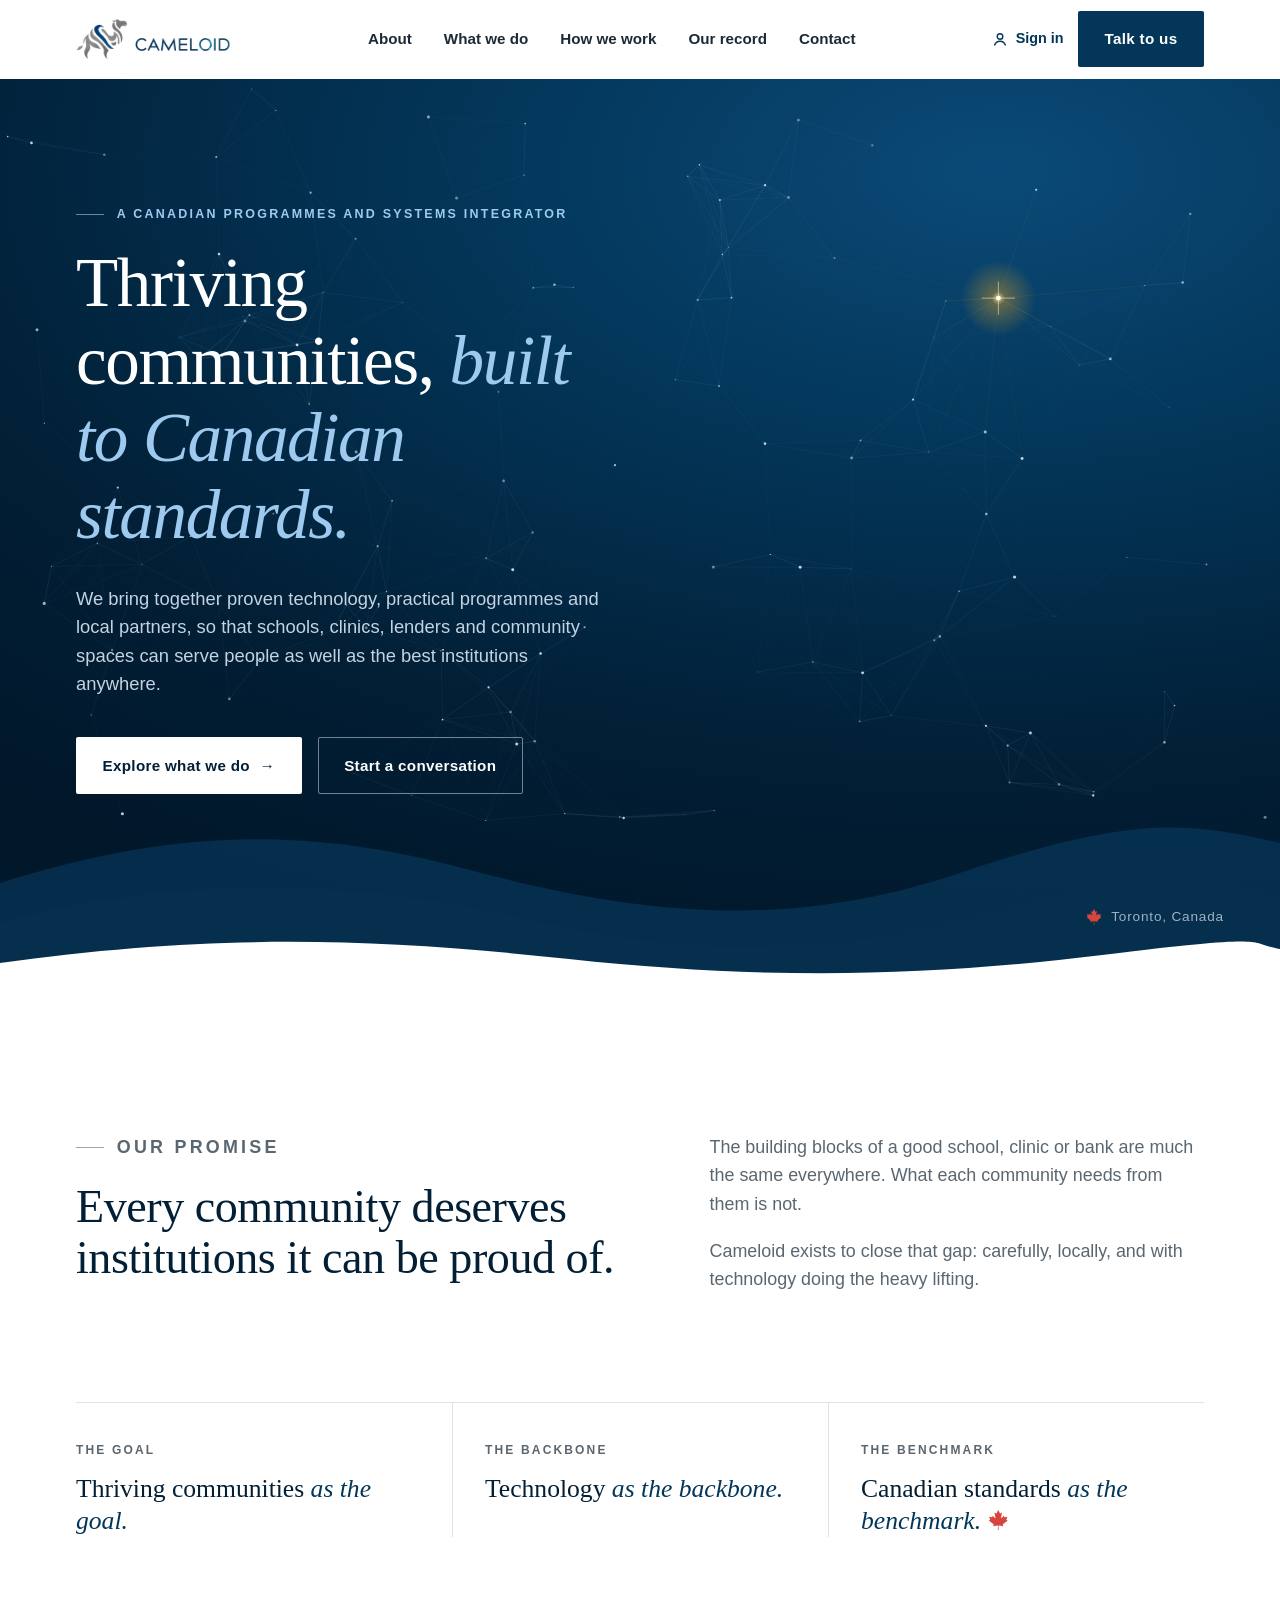
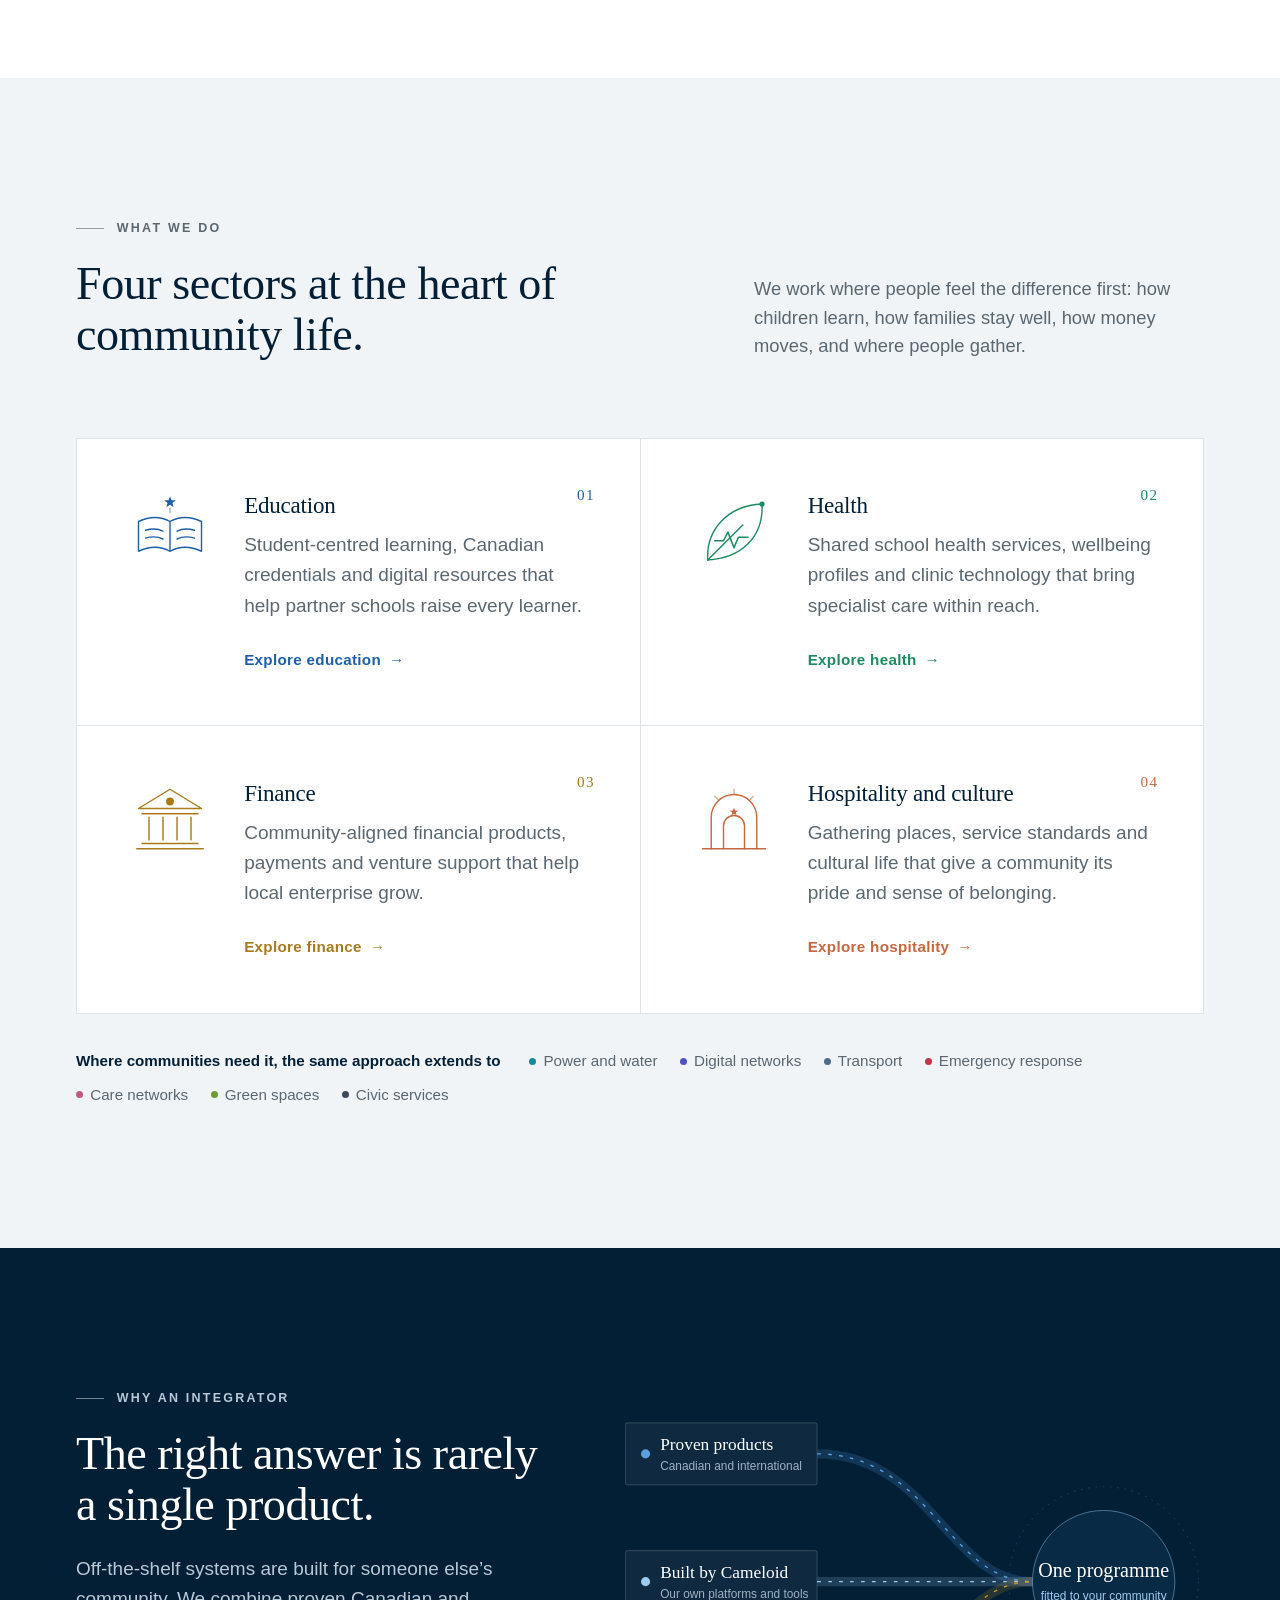
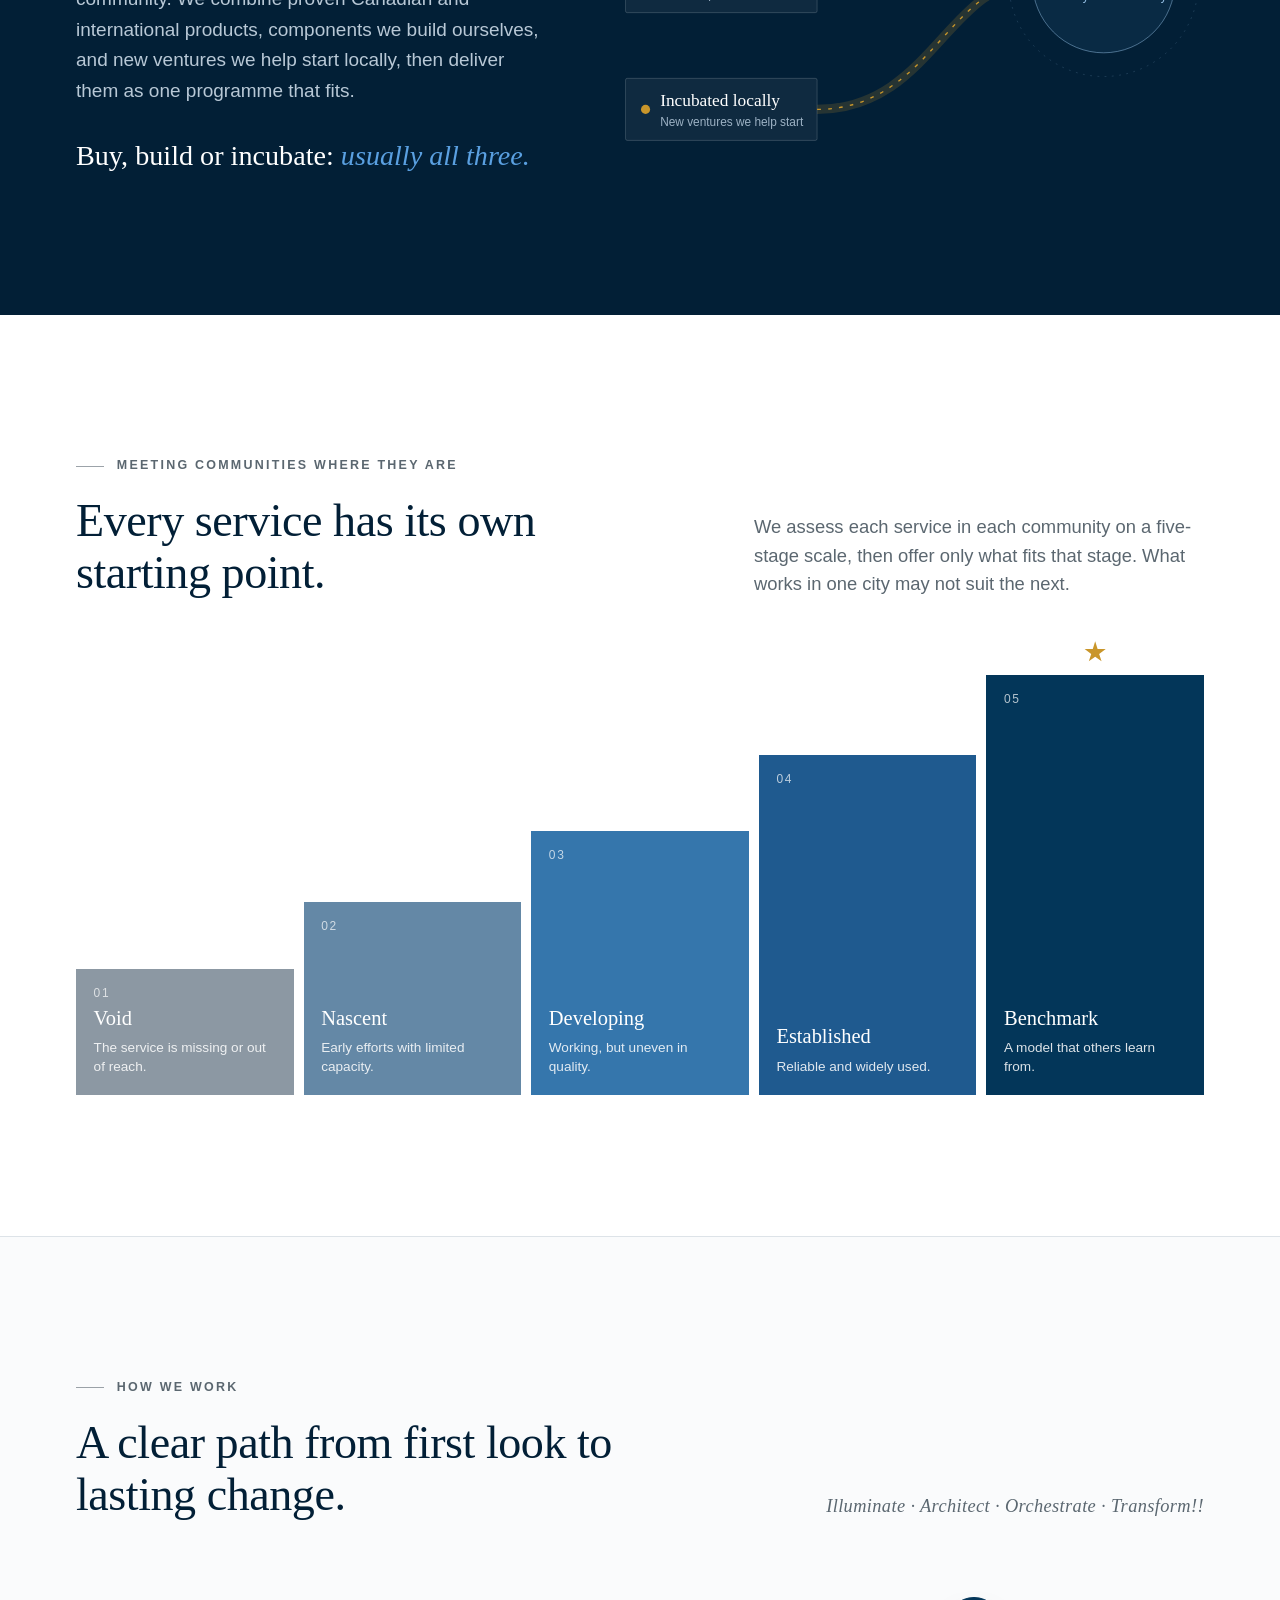
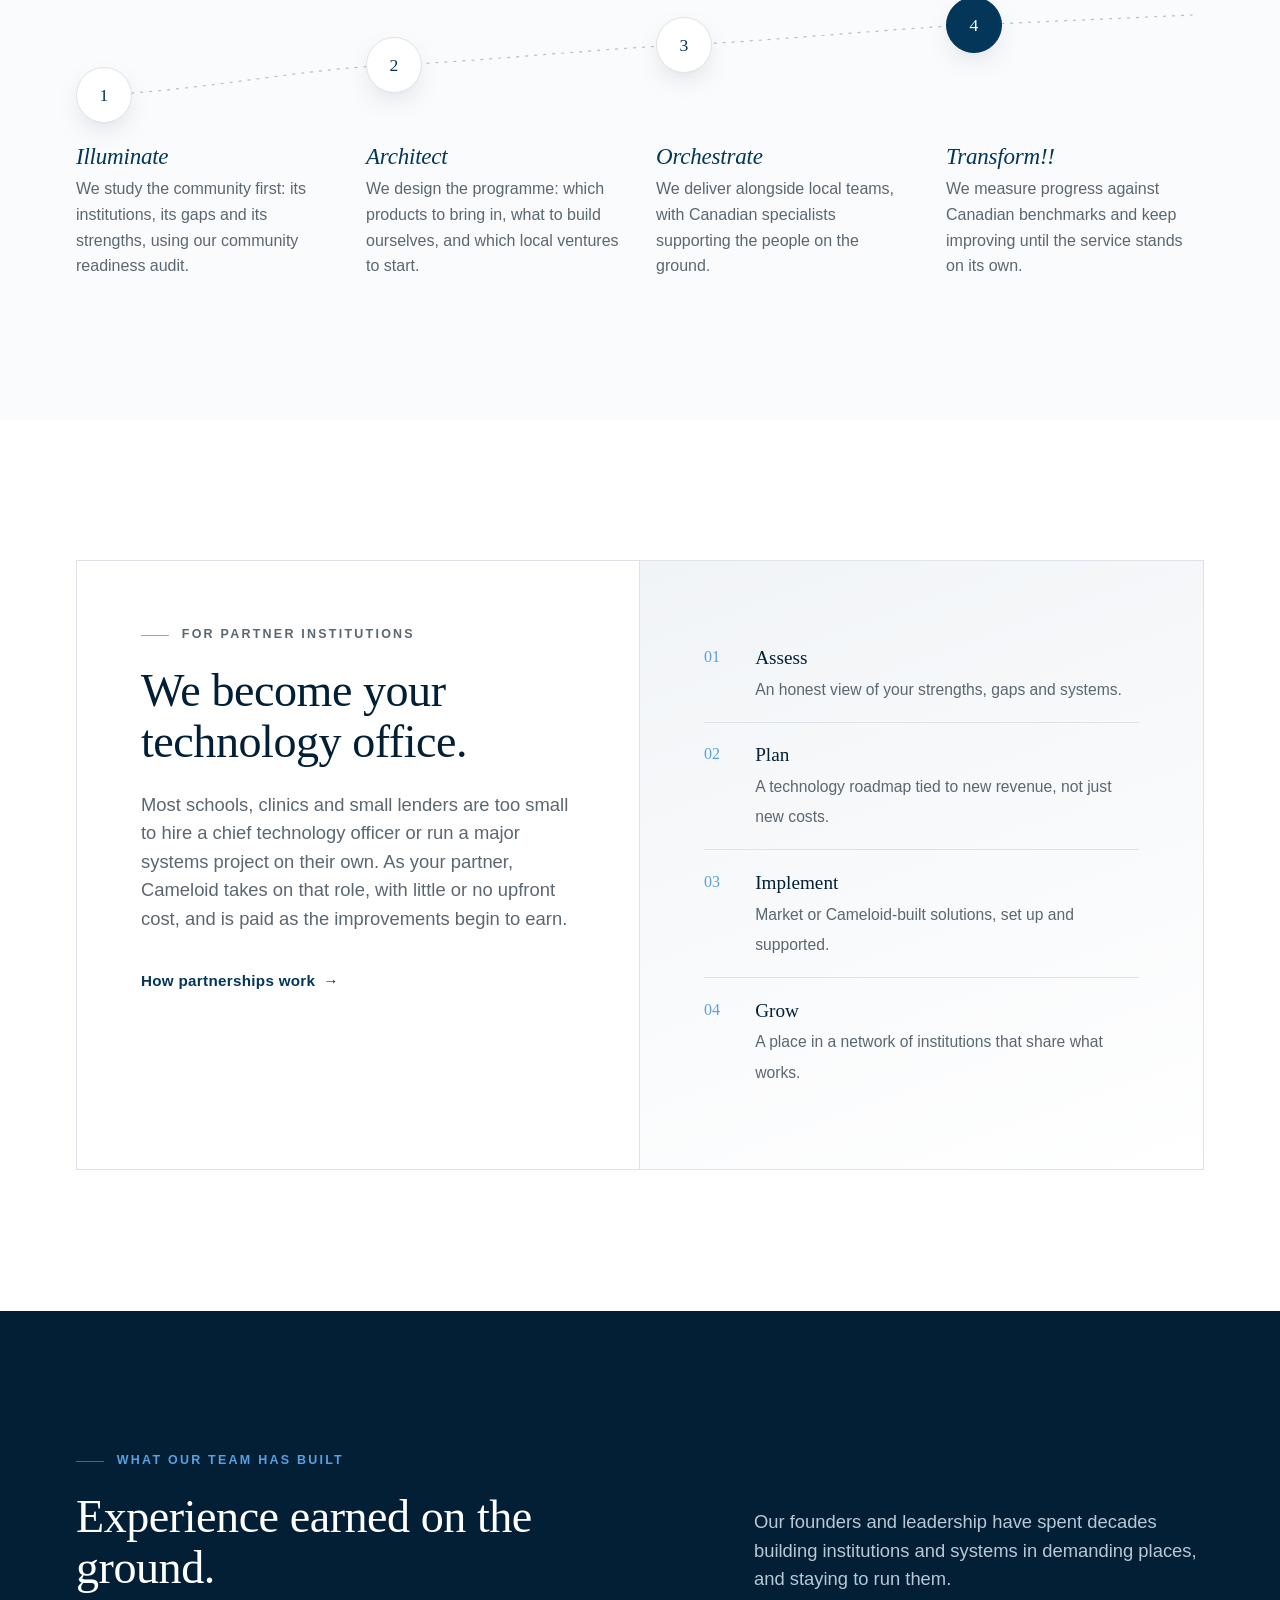
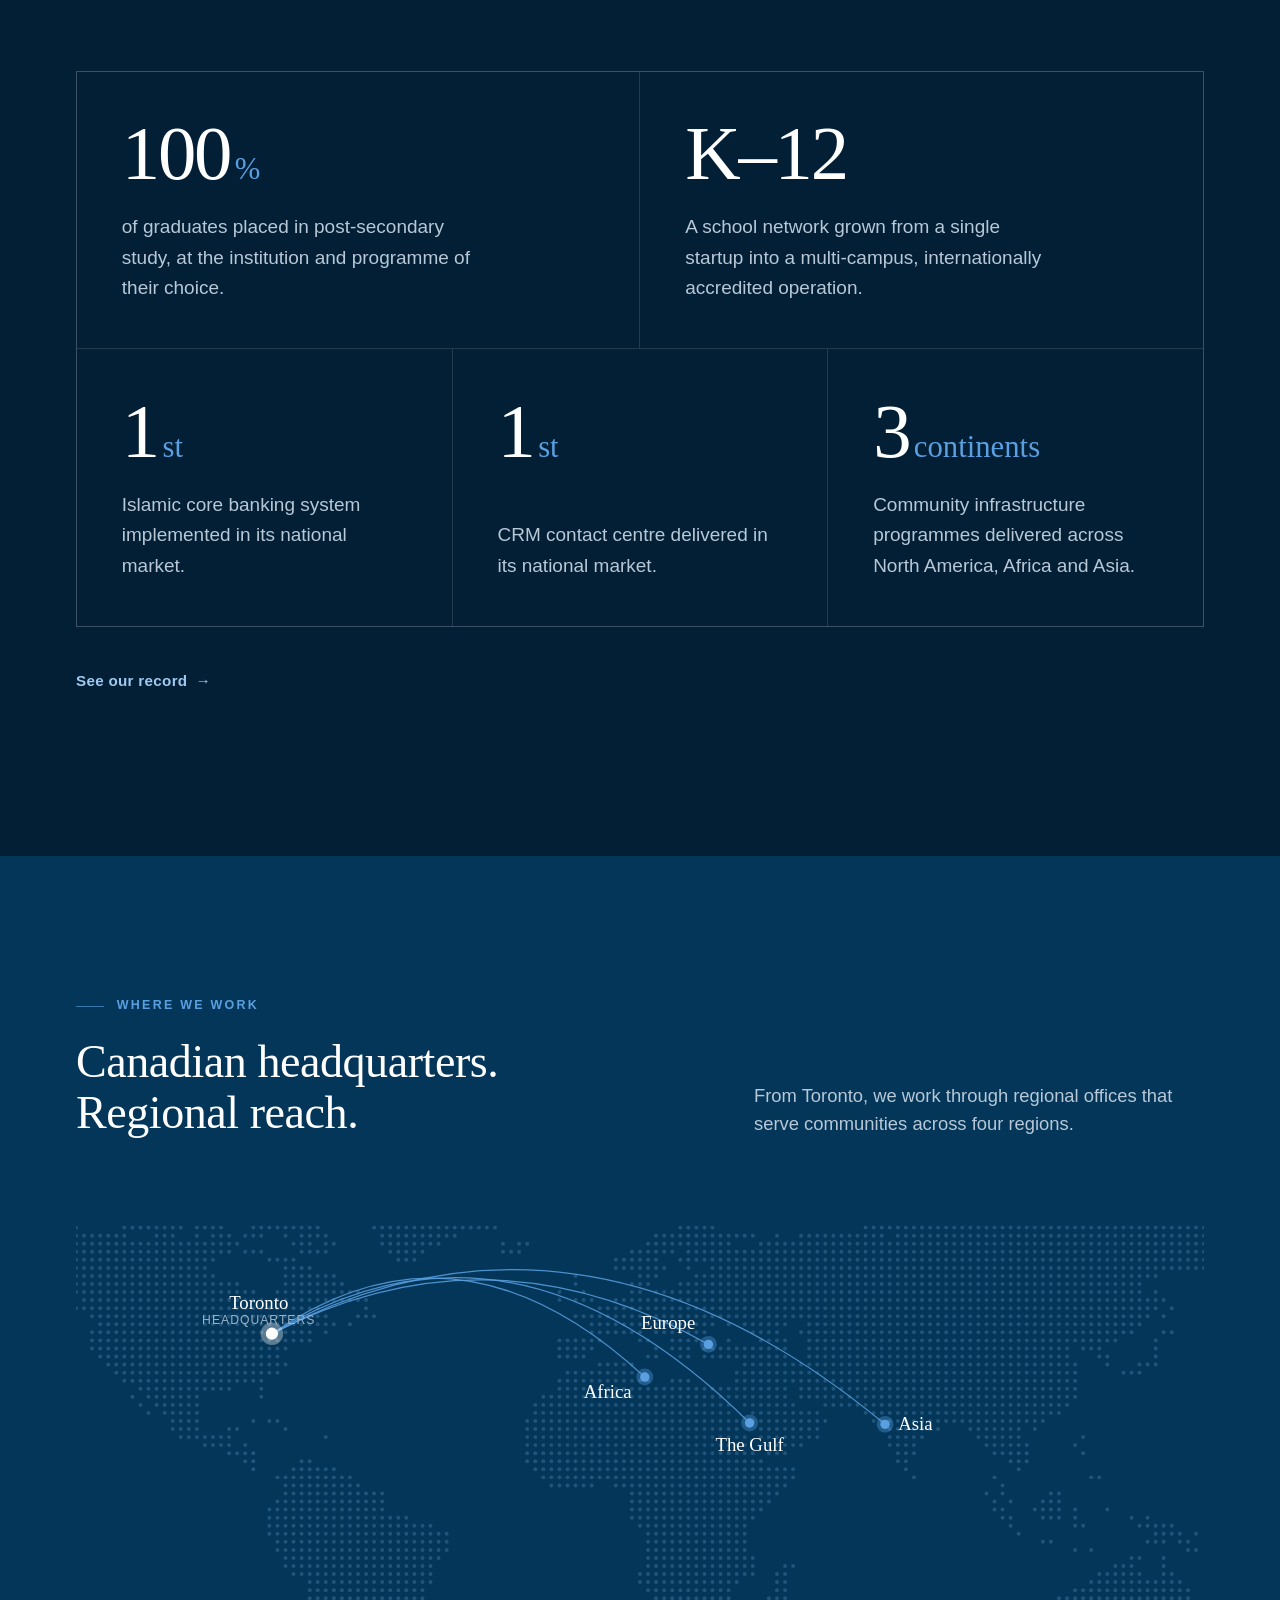
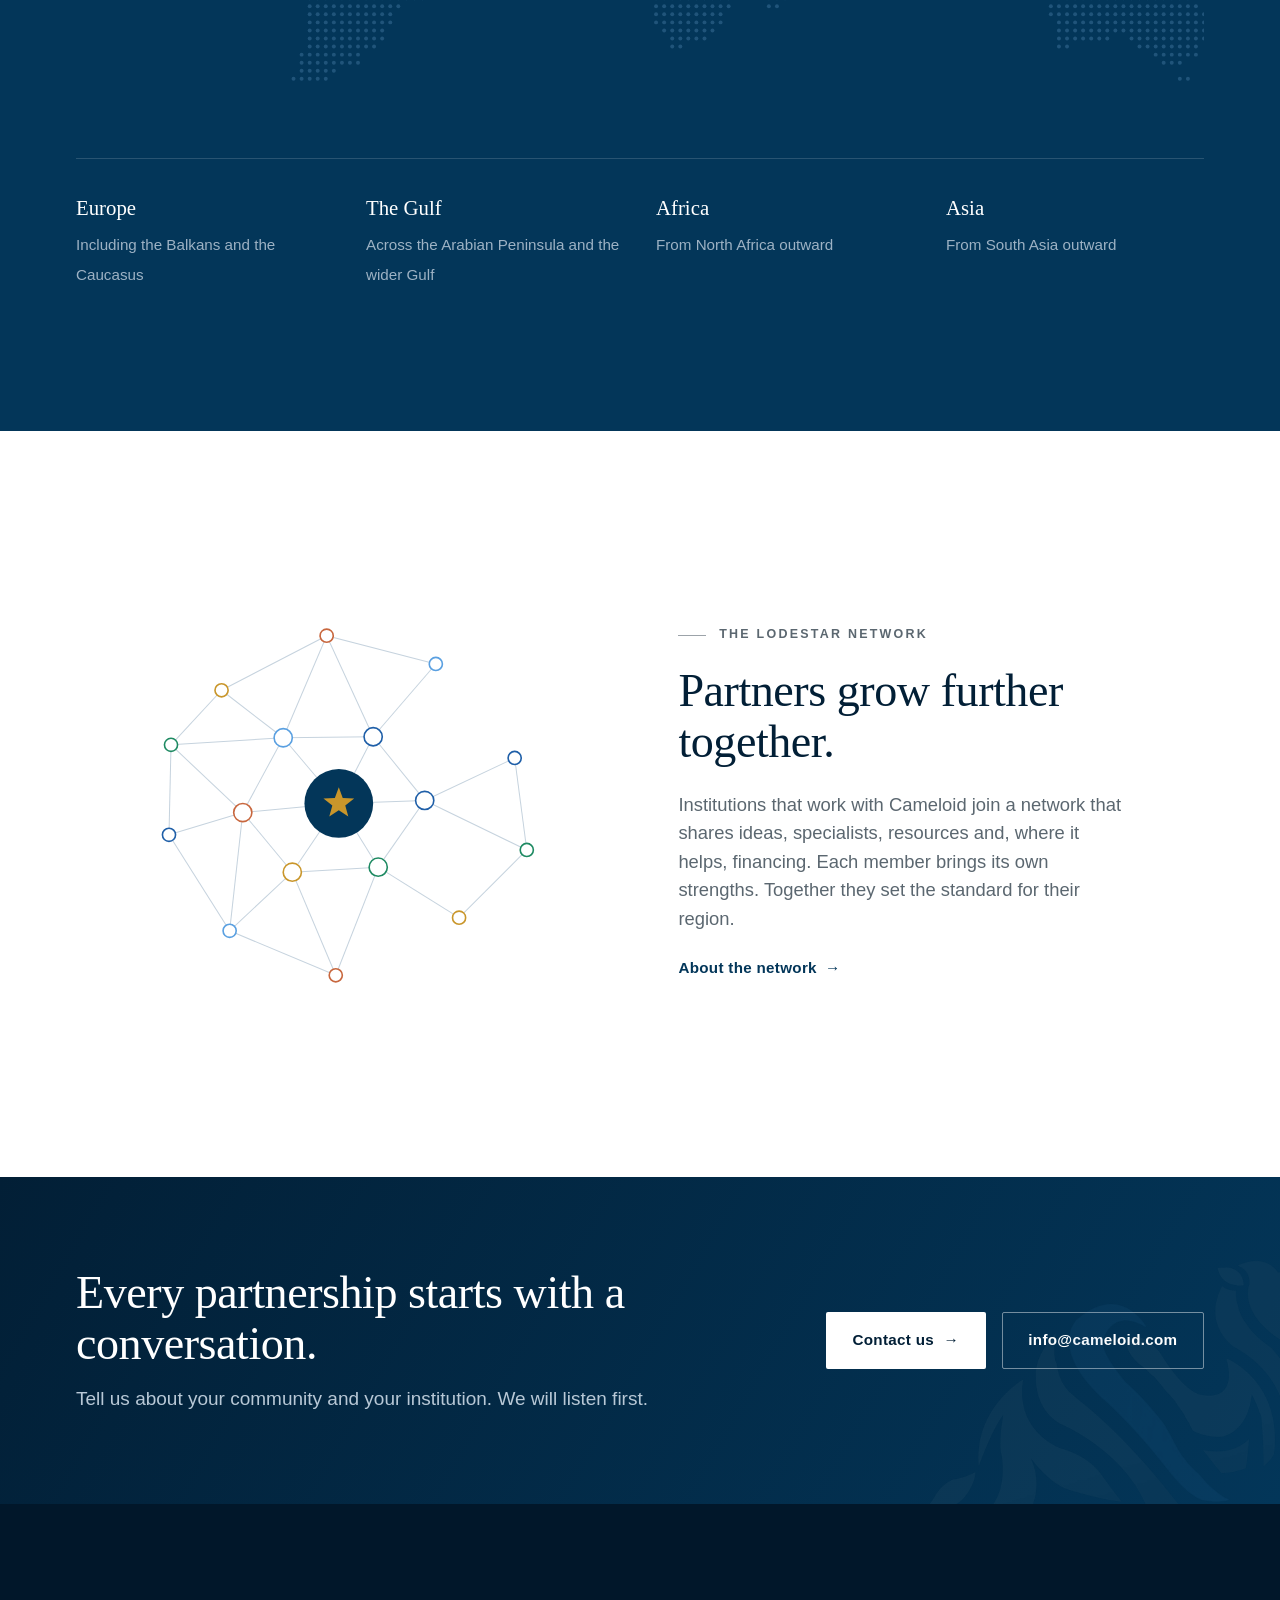
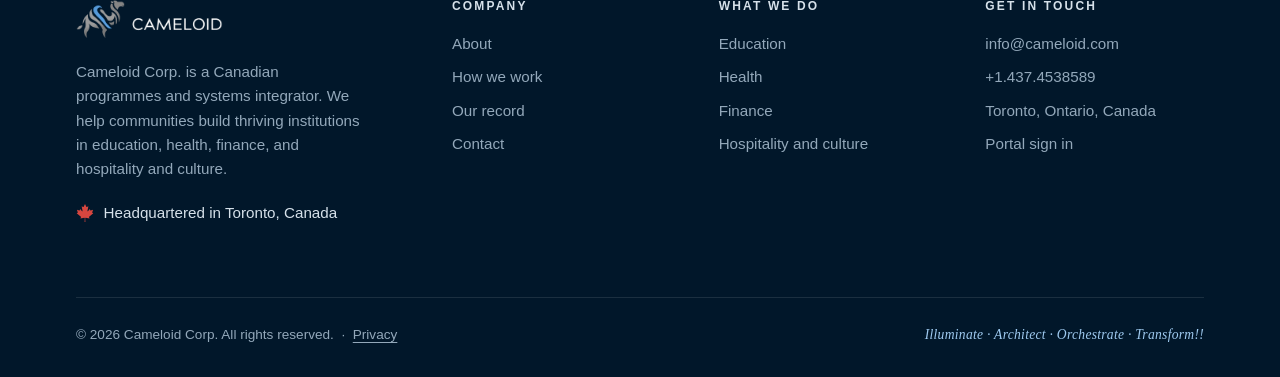
<file: index.html>
<!DOCTYPE html>
<html lang="en">
<head>
<meta charset="utf-8">
<meta name="viewport" content="width=device-width, initial-scale=1">
<title>Cameloid Corp. | Thriving communities, built to Canadian standards</title>
<meta name="description" content="Cameloid Corp. is a Canadian programmes and systems integrator helping communities build thriving institutions in education, health, finance, and hospitality and culture.">
<link rel="canonical" href="https://cameloid.com/">
<meta property="og:type" content="website">
<meta property="og:title" content="Cameloid Corp. | Thriving communities, built to Canadian standards">
<meta property="og:description" content="Cameloid Corp. is a Canadian programmes and systems integrator helping communities build thriving institutions in education, health, finance, and hospitality and culture.">
<meta property="og:url" content="https://cameloid.com/">
<meta property="og:image" content="https://cameloid.com/assets/img/share.png">
<meta name="theme-color" content="#033659">
<link rel="icon" type="image/png" sizes="32x32" href="assets/img/icon-32.png">
<link rel="apple-touch-icon" href="assets/img/icon-180.png">
<link rel="stylesheet" href="assets/css/site.css">
</head>
<body>
<a class="skip" href="#main">Skip to content</a>
<header class="site-header">
  <div class="wrap nav">
    <a class="brand" href="index.html" aria-label="Cameloid Corp. home"><img src="assets/img/logo-light.png" alt="Cameloid" width="155" height="40"></a>
    <nav aria-label="Main"><ul class="nav-links"><li><a href="about.html">About</a></li><li><a href="what-we-do.html">What we do</a></li><li><a href="how-we-work.html">How we work</a></li><li><a href="our-record.html">Our record</a></li><li><a href="contact.html">Contact</a></li><li class="m-only"><a href="sign-in.html">Sign in</a></li></ul></nav>
    <div class="nav-cta">
      <a class="signin" href="sign-in.html"><svg viewBox="0 0 16 16" aria-hidden="true"><g fill="none" stroke="currentColor" stroke-width="1.4"><circle cx="8" cy="5.5" r="2.8"/><path d="M2.5 14.5c.8-2.8 3-4.2 5.5-4.2s4.7 1.4 5.5 4.2"/></g></svg>Sign in</a>
      <a class="btn btn-primary" href="contact.html">Talk to us</a>
      <button class="menu-btn" aria-label="Menu" aria-expanded="false"><span></span><span></span><span></span></button>
    </div>
  </div>
</header>
<main id="main">

<section class="hero">
  <canvas class="sky" aria-hidden="true"></canvas>
  <svg class="dunes" viewBox="0 0 1440 230" preserveAspectRatio="none" aria-hidden="true">
<path d="M0 120 C180 70 330 60 520 105 S880 170 1080 110 S1340 60 1440 80 V230 H0Z" fill="#0a3f66" opacity=".55"/>
<path d="M0 160 C160 120 360 110 560 150 S900 200 1120 150 S1360 120 1440 135 V230 H0Z" fill="#06304f" opacity=".85"/>
<path d="M0 200 C240 170 420 175 640 196 S1040 214 1240 192 S1400 180 1440 186 V230 H0Z" fill="#ffffff"/>
</svg>
  <div class="wrap hero-inner">
    <p class="eyebrow rv">A Canadian programmes and systems integrator</p>
    <h1 class="rv" style="--rd:.1s">Thriving communities, <em>built to Canadian standards.</em></h1>
    <p class="lede rv" style="--rd:.2s">We bring together proven technology, practical programmes and local partners, so that schools, clinics, lenders and community spaces can serve people as well as the best institutions anywhere.</p>
    <div class="hero-actions rv" style="--rd:.3s"><a class="btn btn-light" href="what-we-do.html">Explore what we do <span class="arr">&rarr;</span></a><a class="btn btn-ghost" href="contact.html">Start a conversation</a></div>
  </div>
  <div class="hero-meta"><svg viewBox="-2015 -2000 4030 4030" aria-hidden="true"><path d="m-90 2030 45-863a95 95 0 0 0-111-98l-859 151 116-320a65 65 0 0 0-20-73l-941-762 212-99a65 65 0 0 0 34-79l-186-572 542 115a65 65 0 0 0 73-38l105-247 423 454a65 65 0 0 0 111-57l-204-1052 327 189a65 65 0 0 0 91-27l332-652 332 652a65 65 0 0 0 91 27l327-189-204 1052a65 65 0 0 0 111 57l423-454 105 247a65 65 0 0 0 73 38l542-115-186 572a65 65 0 0 0 34 79l212 99-941 762a65 65 0 0 0-20 73l116 320-859-151a95 95 0 0 0-111 98l45 863z"/></svg>Toronto, Canada</div>
</section>

<section class="sec">
  <div class="wrap">
    <div class="intro-grid">
      <div class="rv"><p class="eyebrow">Our promise</p><h2>Every community deserves institutions it can be proud of.</h2></div>
      <div class="rv" style="--rd:.1s"><p>The building blocks of a good school, clinic or bank are much the same everywhere. What each community needs from them is not.</p><p>Cameloid exists to close that gap: carefully, locally, and with technology doing the heavy lifting.</p></div>
    </div>
    <div class="promise rv">
      <div><small>The goal</small><p>Thriving communities <b>as the goal.</b></p></div>
      <div><small>The backbone</small><p>Technology <b>as the backbone.</b></p></div>
      <div><small>The benchmark</small><p>Canadian standards <b>as the benchmark.</b> <svg class="maple" viewBox="-2015 -2000 4030 4030" aria-hidden="true"><path d="m-90 2030 45-863a95 95 0 0 0-111-98l-859 151 116-320a65 65 0 0 0-20-73l-941-762 212-99a65 65 0 0 0 34-79l-186-572 542 115a65 65 0 0 0 73-38l105-247 423 454a65 65 0 0 0 111-57l-204-1052 327 189a65 65 0 0 0 91-27l332-652 332 652a65 65 0 0 0 91 27l327-189-204 1052a65 65 0 0 0 111 57l423-454 105 247a65 65 0 0 0 73 38l542-115-186 572a65 65 0 0 0 34 79l212 99-941 762a65 65 0 0 0-20 73l116 320-859-151a95 95 0 0 0-111 98l45 863z"/></svg></p></div>
    </div>
  </div>
</section>

<section class="sec bg-mist">
  <div class="wrap">
    <div class="sec-head"><div class="rv"><p class="eyebrow">What we do</p><h2>Four sectors at the heart of community life.</h2></div><p class="lede rv">We work where people feel the difference first: how children learn, how families stay well, how money moves, and where people gather.</p></div>
    <div class="pillars"><a class="pillar p-edu rv" style="--rd:0.0s" href="what-we-do.html#education"><span class="num">01</span><svg class="emblem" viewBox="0 0 96 96" aria-hidden="true"><g fill="none" stroke="currentColor" stroke-width="1.6" stroke-linecap="round" stroke-linejoin="round"><path d="M12 70c13-6 25-6 36 0 11-6 23-6 36 0V36c-13-6-25-6-36 0-11-6-23-6-36 0z"/><path d="M48 36v34"/><path d="M20 46c7-2 14-2 20 1M20 55c7-2 14-2 20 1M56 47c6-3 13-3 20-1M56 56c6-3 13-3 20-1"/><path d="M48 26v-5" opacity=".5"/></g><g fill="currentColor"><polygon  points="48.0,7.0 49.7,11.6 54.7,11.8 50.8,14.9 52.1,19.7 48.0,16.9 43.9,19.7 45.2,14.9 41.3,11.8 46.3,11.6"/></g></svg><div class="body"><h3>Education</h3><p>Student-centred learning, Canadian credentials and digital resources that help partner schools raise every learner.</p><span class="link-arrow">Explore education <span>&rarr;</span></span></div></a><a class="pillar p-health rv" style="--rd:0.08s" href="what-we-do.html#health"><span class="num">02</span><svg class="emblem" viewBox="0 0 96 96" aria-hidden="true"><g fill="none" stroke="currentColor" stroke-width="1.6" stroke-linecap="round" stroke-linejoin="round"><path d="M18 80C16 46 40 18 80 16c2 38-24 62-62 64z"/><path d="M18 80 58 40"/><path d="M26 58h10l5-10 7 18 5-12h11" stroke-width="1.8"/></g><circle cx="80" cy="16" r="3" fill="currentColor"/></svg><div class="body"><h3>Health</h3><p>Shared school health services, wellbeing profiles and clinic technology that bring specialist care within reach.</p><span class="link-arrow">Explore health <span>&rarr;</span></span></div></a><a class="pillar p-fin rv" style="--rd:0.16s" href="what-we-do.html#finance"><span class="num">03</span><svg class="emblem" viewBox="0 0 96 96" aria-hidden="true"><g fill="none" stroke="currentColor" stroke-width="1.6" stroke-linecap="round" stroke-linejoin="round"><path d="M12 36 48 14l36 22z"/><path d="M16 42h64M16 76h64M10 82h76"/><path d="M24 46v26M40 46v26M56 46v26M72 46v26"/></g><circle cx="48" cy="28" r="4.5" fill="currentColor"/></svg><div class="body"><h3>Finance</h3><p>Community-aligned financial products, payments and venture support that help local enterprise grow.</p><span class="link-arrow">Explore finance <span>&rarr;</span></span></div></a><a class="pillar p-hosp rv" style="--rd:0.24s" href="what-we-do.html#hospitality"><span class="num">04</span><svg class="emblem" viewBox="0 0 96 96" aria-hidden="true"><g fill="none" stroke="currentColor" stroke-width="1.6" stroke-linecap="round" stroke-linejoin="round"><path d="M22 82V46a26 26 0 0 1 52 0v36"/><path d="M36 82V56a12 12 0 0 1 24 0v26"/><path d="M12 82h72"/><path d="M48 20v-6M30 26l-4-4M66 26l4-4" opacity=".55"/></g><g fill="currentColor"><polygon  points="48.0,35.0 49.2,38.3 52.8,38.5 50.0,40.6 50.9,44.0 48.0,42.1 45.1,44.0 46.0,40.6 43.2,38.5 46.8,38.3"/></g></svg><div class="body"><h3>Hospitality and culture</h3><p>Gathering places, service standards and cultural life that give a community its pride and sense of belonging.</p><span class="link-arrow">Explore hospitality <span>&rarr;</span></span></div></a></div>
    <div class="beyond rv"><strong>Where communities need it, the same approach extends to</strong><span style="--c:#138A9C"><i></i>Power and water</span><span style="--c:#4C51BF"><i></i>Digital networks</span><span style="--c:#4E6A85"><i></i>Transport</span><span style="--c:#B83A4B"><i></i>Emergency response</span><span style="--c:#C2577F"><i></i>Care networks</span><span style="--c:#6E9A34"><i></i>Green spaces</span><span style="--c:#3E4A59"><i></i>Civic services</span></div>
  </div>
</section>

<section class="sec bg-deep">
  <div class="wrap integrate">
    <div class="copy rv"><p class="eyebrow">Why an integrator</p><h2>The right answer is rarely a single product.</h2><p>Off-the-shelf systems are built for someone else&rsquo;s community. We combine proven Canadian and international products, components we build ourselves, and new ventures we help start locally, then deliver them as one programme that fits.</p><blockquote>Buy, build or incubate: <span>usually all three.</span></blockquote></div>
    <div class="rv" style="--rd:.15s"><svg class="flow" viewBox="0 0 640 420" role="img" aria-label="Proven products, Cameloid-built tools and locally incubated ventures combine into one programme"><rect x="6" y="36" width="210" height="68" rx="2" fill="rgba(255,255,255,.05)" stroke="rgba(255,255,255,.18)"/><circle cx="28" cy="70" r="5" fill="#5AA0E1"/><text class="lbl" x="44" y="66" style="font-size:19px">Proven products</text><text x="44" y="88" style="font-size:13px;fill:#9db2c4">Canadian and international</text><path class="stream" stroke="#5AA0E1" d="M216 70 C340 70, 360 210, 452 210" style="animation-delay:0.0s"/><path d="M216 70 C340 70, 360 210, 452 210" fill="none" stroke="#5AA0E1" stroke-opacity=".18" stroke-width="10"/><rect x="6" y="176" width="210" height="68" rx="2" fill="rgba(255,255,255,.05)" stroke="rgba(255,255,255,.18)"/><circle cx="28" cy="210" r="5" fill="#9fcaf0"/><text class="lbl" x="44" y="206" style="font-size:19px">Built by Cameloid</text><text x="44" y="228" style="font-size:13px;fill:#9db2c4">Our own platforms and tools</text><path class="stream" stroke="#9fcaf0" d="M216 210 C340 210, 360 210, 452 210" style="animation-delay:-0.5s"/><path d="M216 210 C340 210, 360 210, 452 210" fill="none" stroke="#9fcaf0" stroke-opacity=".18" stroke-width="10"/><rect x="6" y="316" width="210" height="68" rx="2" fill="rgba(255,255,255,.05)" stroke="rgba(255,255,255,.18)"/><circle cx="28" cy="350" r="5" fill="#C9962B"/><text class="lbl" x="44" y="346" style="font-size:19px">Incubated locally</text><text x="44" y="368" style="font-size:13px;fill:#9db2c4">New ventures we help start</text><path class="stream" stroke="#C9962B" d="M216 350 C340 350, 360 210, 452 210" style="animation-delay:-1.0s"/><path d="M216 350 C340 350, 360 210, 452 210" fill="none" stroke="#C9962B" stroke-opacity=".18" stroke-width="10"/><circle cx="530" cy="210" r="78" fill="rgba(90,160,225,.08)" stroke="rgba(159,202,240,.5)"/><circle cx="530" cy="210" r="104" fill="none" stroke="rgba(159,202,240,.18)" stroke-dasharray="2 6"/><text class="lbl" x="530" y="205" text-anchor="middle">One programme</text><text x="530" y="230" text-anchor="middle" style="font-size:13px;fill:#9fcaf0">fitted to your community</text></svg></div>
  </div>
</section>

<section class="sec">
  <div class="wrap">
    <div class="sec-head"><div class="rv"><p class="eyebrow">Meeting communities where they are</p><h2>Every service has its own starting point.</h2></div><p class="lede rv">We assess each service in each community on a five-stage scale, then offer only what fits that stage. What works in one city may not suit the next.</p></div>
    <div class="stairs rv-stairs"><div class="step" style="--s:#8C98A3;--h:30%;--rd:0.0s"><span class="n">01</span><b>Void</b><span>The service is missing or out of reach.</span></div><div class="step" style="--s:#6488A6;--h:46%;--rd:0.12s"><span class="n">02</span><b>Nascent</b><span>Early efforts with limited capacity.</span></div><div class="step" style="--s:#3576AC;--h:63%;--rd:0.24s"><span class="n">03</span><b>Developing</b><span>Working, but uneven in quality.</span></div><div class="step" style="--s:#1F5A8F;--h:81%;--rd:0.36s"><span class="n">04</span><b>Established</b><span>Reliable and widely used.</span></div><div class="step star" style="--s:#033659;--h:100%;--rd:0.48s"><span class="n">05</span><b>Benchmark</b><span>A model that others learn from.</span></div></div>
  </div>
</section>

<section class="sec bg-paper" style="border-top:1px solid var(--line)">
  <div class="wrap">
    <div class="sec-head"><div class="rv"><p class="eyebrow">How we work</p><h2>A clear path from first look to lasting change.</h2></div><p class="lede rv tagline">Illuminate &middot; Architect &middot; Orchestrate &middot; Transform!!</p></div>
    <div class="cycle"><svg class="path" viewBox="0 0 1000 140" preserveAspectRatio="none" aria-hidden="true"><path d="M25 98 C120 92 200 72 281 68 S460 52 537 48 S720 32 793 28 L990 18" fill="none" stroke="#B9BEC3" stroke-width="1.2" stroke-dasharray="3 6" vector-effect="non-scaling-stroke"/></svg><div class="cycle-steps"><div class="cstep rv" style="--rd:0.0s;--y:70px"><div class="dot">1</div><h3>Illuminate</h3><p>We study the community first: its institutions, its gaps and its strengths, using our community readiness audit.</p></div><div class="cstep rv" style="--rd:0.12s;--y:40px"><div class="dot">2</div><h3>Architect</h3><p>We design the programme: which products to bring in, what to build ourselves, and which local ventures to start.</p></div><div class="cstep rv" style="--rd:0.24s;--y:20px"><div class="dot">3</div><h3>Orchestrate</h3><p>We deliver alongside local teams, with Canadian specialists supporting the people on the ground.</p></div><div class="cstep rv" style="--rd:0.36s;--y:0px"><div class="dot">4</div><h3>Transform!!</h3><p>We measure progress against Canadian benchmarks and keep improving until the service stands on its own.</p></div></div></div>
  </div>
</section>

<section class="sec">
  <div class="wrap">
    <div class="cto rv">
      <div class="l"><p class="eyebrow">For partner institutions</p><h2>We become your technology office.</h2><p class="lede" style="margin-bottom:2rem">Most schools, clinics and small lenders are too small to hire a chief technology officer or run a major systems project on their own. As your partner, Cameloid takes on that role, with little or no upfront cost, and is paid as the improvements begin to earn.</p><a class="link-arrow" href="how-we-work.html">How partnerships work <span>&rarr;</span></a></div>
      <div class="r"><ol>
        <li><b>Assess</b><span>An honest view of your strengths, gaps and systems.</span></li>
        <li><b>Plan</b><span>A technology roadmap tied to new revenue, not just new costs.</span></li>
        <li><b>Implement</b><span>Market or Cameloid-built solutions, set up and supported.</span></li>
        <li><b>Grow</b><span>A place in a network of institutions that share what works.</span></li>
      </ol></div>
    </div>
  </div>
</section>

<section class="sec bg-deep">
  <div class="wrap">
    <div class="sec-head"><div class="rv"><p class="eyebrow">What our team has built</p><h2>Experience earned on the ground.</h2></div><p class="lede rv">Our founders and leadership have spent decades building institutions and systems in demanding places, and staying to run them.</p></div>
    <div class="record">
      <div class="rec wide rv"><div class="big">100<small>%</small></div><p>of graduates placed in post-secondary study, at the institution and programme of their choice.</p></div>
      <div class="rec wide rv" style="--rd:.08s"><div class="big">K&ndash;12</div><p>A school network grown from a single startup into a multi-campus, internationally accredited operation.</p></div>
      <div class="rec rv"><div class="big">1<small>st</small></div><p>Islamic core banking system implemented in its national market.</p></div>
      <div class="rec rv" style="--rd:.08s"><div class="big">1<small>st</small></div><p>CRM contact centre delivered in its national market.</p></div>
      <div class="rec rv" style="--rd:.16s"><div class="big">3<small>continents</small></div><p>Community infrastructure programmes delivered across North America, Africa and Asia.</p></div>
    </div>
    <p class="rv" style="margin-top:2.4rem"><a class="link-arrow" style="color:#9fcaf0" href="our-record.html">See our record <span>&rarr;</span></a></p>
  </div>
</section>

<section class="sec bg-navy mapsec">
  <div class="wrap rv-map">
    <div class="sec-head" style="margin-bottom:0"><div class="rv"><p class="eyebrow">Where we work</p><h2>Canadian headquarters. Regional reach.</h2></div><p class="lede rv">From Toronto, we work through regional offices that serve communities across four regions.</p></div>
    <svg class="worldmap" viewBox="0 0 1200 560" role="img" aria-labelledby="mapt"><title id="mapt">Cameloid headquarters in Toronto, with regional offices serving Europe, Africa, the Gulf and Asia</title><g class="dots"><circle cx="-0.0" cy="40.0" r="2.1"/><circle cx="51.4" cy="40.0" r="2.1"/><circle cx="60.0" cy="40.0" r="2.1"/><circle cx="68.6" cy="40.0" r="2.1"/><circle cx="77.1" cy="40.0" r="2.1"/><circle cx="85.7" cy="40.0" r="2.1"/><circle cx="94.3" cy="40.0" r="2.1"/><circle cx="102.9" cy="40.0" r="2.1"/><circle cx="111.4" cy="40.0" r="2.1"/><circle cx="128.6" cy="40.0" r="2.1"/><circle cx="137.1" cy="40.0" r="2.1"/><circle cx="145.7" cy="40.0" r="2.1"/><circle cx="154.3" cy="40.0" r="2.1"/><circle cx="188.6" cy="40.0" r="2.1"/><circle cx="197.1" cy="40.0" r="2.1"/><circle cx="205.7" cy="40.0" r="2.1"/><circle cx="214.3" cy="40.0" r="2.1"/><circle cx="222.9" cy="40.0" r="2.1"/><circle cx="231.4" cy="40.0" r="2.1"/><circle cx="240.0" cy="40.0" r="2.1"/><circle cx="248.6" cy="40.0" r="2.1"/><circle cx="257.1" cy="40.0" r="2.1"/><circle cx="317.1" cy="40.0" r="2.1"/><circle cx="325.7" cy="40.0" r="2.1"/><circle cx="334.3" cy="40.0" r="2.1"/><circle cx="342.9" cy="40.0" r="2.1"/><circle cx="351.4" cy="40.0" r="2.1"/><circle cx="360.0" cy="40.0" r="2.1"/><circle cx="368.6" cy="40.0" r="2.1"/><circle cx="377.1" cy="40.0" r="2.1"/><circle cx="385.7" cy="40.0" r="2.1"/><circle cx="394.3" cy="40.0" r="2.1"/><circle cx="402.9" cy="40.0" r="2.1"/><circle cx="411.4" cy="40.0" r="2.1"/><circle cx="420.0" cy="40.0" r="2.1"/><circle cx="428.6" cy="40.0" r="2.1"/><circle cx="437.1" cy="40.0" r="2.1"/><circle cx="445.7" cy="40.0" r="2.1"/><circle cx="642.9" cy="40.0" r="2.1"/><circle cx="651.4" cy="40.0" r="2.1"/><circle cx="660.0" cy="40.0" r="2.1"/><circle cx="668.6" cy="40.0" r="2.1"/><circle cx="677.1" cy="40.0" r="2.1"/><circle cx="840.0" cy="40.0" r="2.1"/><circle cx="848.6" cy="40.0" r="2.1"/><circle cx="857.1" cy="40.0" r="2.1"/><circle cx="865.7" cy="40.0" r="2.1"/><circle cx="874.3" cy="40.0" r="2.1"/><circle cx="882.9" cy="40.0" r="2.1"/><circle cx="891.4" cy="40.0" r="2.1"/><circle cx="900.0" cy="40.0" r="2.1"/><circle cx="908.6" cy="40.0" r="2.1"/><circle cx="917.1" cy="40.0" r="2.1"/><circle cx="925.7" cy="40.0" r="2.1"/><circle cx="934.3" cy="40.0" r="2.1"/><circle cx="942.9" cy="40.0" r="2.1"/><circle cx="951.4" cy="40.0" r="2.1"/><circle cx="960.0" cy="40.0" r="2.1"/><circle cx="968.6" cy="40.0" r="2.1"/><circle cx="977.1" cy="40.0" r="2.1"/><circle cx="985.7" cy="40.0" r="2.1"/><circle cx="994.3" cy="40.0" r="2.1"/><circle cx="1002.9" cy="40.0" r="2.1"/><circle cx="1011.4" cy="40.0" r="2.1"/><circle cx="1020.0" cy="40.0" r="2.1"/><circle cx="1028.6" cy="40.0" r="2.1"/><circle cx="1037.1" cy="40.0" r="2.1"/><circle cx="1045.7" cy="40.0" r="2.1"/><circle cx="1054.3" cy="40.0" r="2.1"/><circle cx="1062.9" cy="40.0" r="2.1"/><circle cx="1071.4" cy="40.0" r="2.1"/><circle cx="1080.0" cy="40.0" r="2.1"/><circle cx="1088.6" cy="40.0" r="2.1"/><circle cx="1097.1" cy="40.0" r="2.1"/><circle cx="1105.7" cy="40.0" r="2.1"/><circle cx="1114.3" cy="40.0" r="2.1"/><circle cx="1122.9" cy="40.0" r="2.1"/><circle cx="1131.4" cy="40.0" r="2.1"/><circle cx="1140.0" cy="40.0" r="2.1"/><circle cx="1148.6" cy="40.0" r="2.1"/><circle cx="1157.1" cy="40.0" r="2.1"/><circle cx="1165.7" cy="40.0" r="2.1"/><circle cx="1174.3" cy="40.0" r="2.1"/><circle cx="1182.9" cy="40.0" r="2.1"/><circle cx="1191.4" cy="40.0" r="2.1"/><circle cx="1200.0" cy="40.0" r="2.1"/><circle cx="-0.0" cy="48.6" r="2.1"/><circle cx="8.6" cy="48.6" r="2.1"/><circle cx="17.1" cy="48.6" r="2.1"/><circle cx="25.7" cy="48.6" r="2.1"/><circle cx="34.3" cy="48.6" r="2.1"/><circle cx="42.9" cy="48.6" r="2.1"/><circle cx="51.4" cy="48.6" r="2.1"/><circle cx="85.7" cy="48.6" r="2.1"/><circle cx="94.3" cy="48.6" r="2.1"/><circle cx="102.9" cy="48.6" r="2.1"/><circle cx="128.6" cy="48.6" r="2.1"/><circle cx="145.7" cy="48.6" r="2.1"/><circle cx="154.3" cy="48.6" r="2.1"/><circle cx="162.9" cy="48.6" r="2.1"/><circle cx="180.0" cy="48.6" r="2.1"/><circle cx="188.6" cy="48.6" r="2.1"/><circle cx="197.1" cy="48.6" r="2.1"/><circle cx="222.9" cy="48.6" r="2.1"/><circle cx="240.0" cy="48.6" r="2.1"/><circle cx="248.6" cy="48.6" r="2.1"/><circle cx="257.1" cy="48.6" r="2.1"/><circle cx="265.7" cy="48.6" r="2.1"/><circle cx="325.7" cy="48.6" r="2.1"/><circle cx="334.3" cy="48.6" r="2.1"/><circle cx="342.9" cy="48.6" r="2.1"/><circle cx="351.4" cy="48.6" r="2.1"/><circle cx="360.0" cy="48.6" r="2.1"/><circle cx="368.6" cy="48.6" r="2.1"/><circle cx="377.1" cy="48.6" r="2.1"/><circle cx="385.7" cy="48.6" r="2.1"/><circle cx="394.3" cy="48.6" r="2.1"/><circle cx="402.9" cy="48.6" r="2.1"/><circle cx="617.1" cy="48.6" r="2.1"/><circle cx="625.7" cy="48.6" r="2.1"/><circle cx="634.3" cy="48.6" r="2.1"/><circle cx="642.9" cy="48.6" r="2.1"/><circle cx="651.4" cy="48.6" r="2.1"/><circle cx="660.0" cy="48.6" r="2.1"/><circle cx="668.6" cy="48.6" r="2.1"/><circle cx="677.1" cy="48.6" r="2.1"/><circle cx="685.7" cy="48.6" r="2.1"/><circle cx="694.3" cy="48.6" r="2.1"/><circle cx="702.9" cy="48.6" r="2.1"/><circle cx="711.4" cy="48.6" r="2.1"/><circle cx="720.0" cy="48.6" r="2.1"/><circle cx="745.7" cy="48.6" r="2.1"/><circle cx="771.4" cy="48.6" r="2.1"/><circle cx="780.0" cy="48.6" r="2.1"/><circle cx="788.6" cy="48.6" r="2.1"/><circle cx="797.1" cy="48.6" r="2.1"/><circle cx="805.7" cy="48.6" r="2.1"/><circle cx="814.3" cy="48.6" r="2.1"/><circle cx="822.9" cy="48.6" r="2.1"/><circle cx="831.4" cy="48.6" r="2.1"/><circle cx="840.0" cy="48.6" r="2.1"/><circle cx="848.6" cy="48.6" r="2.1"/><circle cx="857.1" cy="48.6" r="2.1"/><circle cx="874.3" cy="48.6" r="2.1"/><circle cx="882.9" cy="48.6" r="2.1"/><circle cx="891.4" cy="48.6" r="2.1"/><circle cx="900.0" cy="48.6" r="2.1"/><circle cx="908.6" cy="48.6" r="2.1"/><circle cx="917.1" cy="48.6" r="2.1"/><circle cx="925.7" cy="48.6" r="2.1"/><circle cx="934.3" cy="48.6" r="2.1"/><circle cx="942.9" cy="48.6" r="2.1"/><circle cx="951.4" cy="48.6" r="2.1"/><circle cx="960.0" cy="48.6" r="2.1"/><circle cx="968.6" cy="48.6" r="2.1"/><circle cx="977.1" cy="48.6" r="2.1"/><circle cx="985.7" cy="48.6" r="2.1"/><circle cx="994.3" cy="48.6" r="2.1"/><circle cx="1002.9" cy="48.6" r="2.1"/><circle cx="1011.4" cy="48.6" r="2.1"/><circle cx="1020.0" cy="48.6" r="2.1"/><circle cx="1028.6" cy="48.6" r="2.1"/><circle cx="1037.1" cy="48.6" r="2.1"/><circle cx="1045.7" cy="48.6" r="2.1"/><circle cx="1054.3" cy="48.6" r="2.1"/><circle cx="1062.9" cy="48.6" r="2.1"/><circle cx="1071.4" cy="48.6" r="2.1"/><circle cx="1080.0" cy="48.6" r="2.1"/><circle cx="1088.6" cy="48.6" r="2.1"/><circle cx="1097.1" cy="48.6" r="2.1"/><circle cx="1105.7" cy="48.6" r="2.1"/><circle cx="1114.3" cy="48.6" r="2.1"/><circle cx="1122.9" cy="48.6" r="2.1"/><circle cx="1131.4" cy="48.6" r="2.1"/><circle cx="1140.0" cy="48.6" r="2.1"/><circle cx="1148.6" cy="48.6" r="2.1"/><circle cx="1157.1" cy="48.6" r="2.1"/><circle cx="1165.7" cy="48.6" r="2.1"/><circle cx="1174.3" cy="48.6" r="2.1"/><circle cx="1182.9" cy="48.6" r="2.1"/><circle cx="1191.4" cy="48.6" r="2.1"/><circle cx="1200.0" cy="48.6" r="2.1"/><circle cx="-0.0" cy="57.1" r="2.1"/><circle cx="8.6" cy="57.1" r="2.1"/><circle cx="17.1" cy="57.1" r="2.1"/><circle cx="25.7" cy="57.1" r="2.1"/><circle cx="34.3" cy="57.1" r="2.1"/><circle cx="42.9" cy="57.1" r="2.1"/><circle cx="51.4" cy="57.1" r="2.1"/><circle cx="60.0" cy="57.1" r="2.1"/><circle cx="68.6" cy="57.1" r="2.1"/><circle cx="77.1" cy="57.1" r="2.1"/><circle cx="85.7" cy="57.1" r="2.1"/><circle cx="94.3" cy="57.1" r="2.1"/><circle cx="102.9" cy="57.1" r="2.1"/><circle cx="111.4" cy="57.1" r="2.1"/><circle cx="120.0" cy="57.1" r="2.1"/><circle cx="128.6" cy="57.1" r="2.1"/><circle cx="137.1" cy="57.1" r="2.1"/><circle cx="145.7" cy="57.1" r="2.1"/><circle cx="154.3" cy="57.1" r="2.1"/><circle cx="162.9" cy="57.1" r="2.1"/><circle cx="171.4" cy="57.1" r="2.1"/><circle cx="231.4" cy="57.1" r="2.1"/><circle cx="240.0" cy="57.1" r="2.1"/><circle cx="248.6" cy="57.1" r="2.1"/><circle cx="265.7" cy="57.1" r="2.1"/><circle cx="274.3" cy="57.1" r="2.1"/><circle cx="325.7" cy="57.1" r="2.1"/><circle cx="334.3" cy="57.1" r="2.1"/><circle cx="342.9" cy="57.1" r="2.1"/><circle cx="351.4" cy="57.1" r="2.1"/><circle cx="360.0" cy="57.1" r="2.1"/><circle cx="368.6" cy="57.1" r="2.1"/><circle cx="377.1" cy="57.1" r="2.1"/><circle cx="385.7" cy="57.1" r="2.1"/><circle cx="454.3" cy="57.1" r="2.1"/><circle cx="471.4" cy="57.1" r="2.1"/><circle cx="480.0" cy="57.1" r="2.1"/><circle cx="608.6" cy="57.1" r="2.1"/><circle cx="617.1" cy="57.1" r="2.1"/><circle cx="625.7" cy="57.1" r="2.1"/><circle cx="634.3" cy="57.1" r="2.1"/><circle cx="642.9" cy="57.1" r="2.1"/><circle cx="651.4" cy="57.1" r="2.1"/><circle cx="660.0" cy="57.1" r="2.1"/><circle cx="668.6" cy="57.1" r="2.1"/><circle cx="677.1" cy="57.1" r="2.1"/><circle cx="685.7" cy="57.1" r="2.1"/><circle cx="694.3" cy="57.1" r="2.1"/><circle cx="728.6" cy="57.1" r="2.1"/><circle cx="737.1" cy="57.1" r="2.1"/><circle cx="745.7" cy="57.1" r="2.1"/><circle cx="754.3" cy="57.1" r="2.1"/><circle cx="762.9" cy="57.1" r="2.1"/><circle cx="771.4" cy="57.1" r="2.1"/><circle cx="780.0" cy="57.1" r="2.1"/><circle cx="788.6" cy="57.1" r="2.1"/><circle cx="797.1" cy="57.1" r="2.1"/><circle cx="805.7" cy="57.1" r="2.1"/><circle cx="814.3" cy="57.1" r="2.1"/><circle cx="822.9" cy="57.1" r="2.1"/><circle cx="831.4" cy="57.1" r="2.1"/><circle cx="840.0" cy="57.1" r="2.1"/><circle cx="848.6" cy="57.1" r="2.1"/><circle cx="857.1" cy="57.1" r="2.1"/><circle cx="865.7" cy="57.1" r="2.1"/><circle cx="874.3" cy="57.1" r="2.1"/><circle cx="882.9" cy="57.1" r="2.1"/><circle cx="891.4" cy="57.1" r="2.1"/><circle cx="900.0" cy="57.1" r="2.1"/><circle cx="908.6" cy="57.1" r="2.1"/><circle cx="917.1" cy="57.1" r="2.1"/><circle cx="925.7" cy="57.1" r="2.1"/><circle cx="934.3" cy="57.1" r="2.1"/><circle cx="942.9" cy="57.1" r="2.1"/><circle cx="951.4" cy="57.1" r="2.1"/><circle cx="960.0" cy="57.1" r="2.1"/><circle cx="968.6" cy="57.1" r="2.1"/><circle cx="977.1" cy="57.1" r="2.1"/><circle cx="985.7" cy="57.1" r="2.1"/><circle cx="994.3" cy="57.1" r="2.1"/><circle cx="1002.9" cy="57.1" r="2.1"/><circle cx="1011.4" cy="57.1" r="2.1"/><circle cx="1020.0" cy="57.1" r="2.1"/><circle cx="1028.6" cy="57.1" r="2.1"/><circle cx="1037.1" cy="57.1" r="2.1"/><circle cx="1045.7" cy="57.1" r="2.1"/><circle cx="1054.3" cy="57.1" r="2.1"/><circle cx="1062.9" cy="57.1" r="2.1"/><circle cx="1071.4" cy="57.1" r="2.1"/><circle cx="1080.0" cy="57.1" r="2.1"/><circle cx="1088.6" cy="57.1" r="2.1"/><circle cx="1097.1" cy="57.1" r="2.1"/><circle cx="1105.7" cy="57.1" r="2.1"/><circle cx="1114.3" cy="57.1" r="2.1"/><circle cx="1122.9" cy="57.1" r="2.1"/><circle cx="1131.4" cy="57.1" r="2.1"/><circle cx="1140.0" cy="57.1" r="2.1"/><circle cx="1148.6" cy="57.1" r="2.1"/><circle cx="1157.1" cy="57.1" r="2.1"/><circle cx="1165.7" cy="57.1" r="2.1"/><circle cx="1174.3" cy="57.1" r="2.1"/><circle cx="1182.9" cy="57.1" r="2.1"/><circle cx="1191.4" cy="57.1" r="2.1"/><circle cx="1200.0" cy="57.1" r="2.1"/><circle cx="-0.0" cy="65.7" r="2.1"/><circle cx="8.6" cy="65.7" r="2.1"/><circle cx="17.1" cy="65.7" r="2.1"/><circle cx="25.7" cy="65.7" r="2.1"/><circle cx="34.3" cy="65.7" r="2.1"/><circle cx="42.9" cy="65.7" r="2.1"/><circle cx="51.4" cy="65.7" r="2.1"/><circle cx="60.0" cy="65.7" r="2.1"/><circle cx="68.6" cy="65.7" r="2.1"/><circle cx="77.1" cy="65.7" r="2.1"/><circle cx="85.7" cy="65.7" r="2.1"/><circle cx="94.3" cy="65.7" r="2.1"/><circle cx="102.9" cy="65.7" r="2.1"/><circle cx="111.4" cy="65.7" r="2.1"/><circle cx="120.0" cy="65.7" r="2.1"/><circle cx="128.6" cy="65.7" r="2.1"/><circle cx="137.1" cy="65.7" r="2.1"/><circle cx="145.7" cy="65.7" r="2.1"/><circle cx="154.3" cy="65.7" r="2.1"/><circle cx="162.9" cy="65.7" r="2.1"/><circle cx="180.0" cy="65.7" r="2.1"/><circle cx="188.6" cy="65.7" r="2.1"/><circle cx="197.1" cy="65.7" r="2.1"/><circle cx="240.0" cy="65.7" r="2.1"/><circle cx="248.6" cy="65.7" r="2.1"/><circle cx="257.1" cy="65.7" r="2.1"/><circle cx="265.7" cy="65.7" r="2.1"/><circle cx="334.3" cy="65.7" r="2.1"/><circle cx="342.9" cy="65.7" r="2.1"/><circle cx="351.4" cy="65.7" r="2.1"/><circle cx="360.0" cy="65.7" r="2.1"/><circle cx="368.6" cy="65.7" r="2.1"/><circle cx="454.3" cy="65.7" r="2.1"/><circle cx="462.9" cy="65.7" r="2.1"/><circle cx="471.4" cy="65.7" r="2.1"/><circle cx="591.4" cy="65.7" r="2.1"/><circle cx="600.0" cy="65.7" r="2.1"/><circle cx="608.6" cy="65.7" r="2.1"/><circle cx="617.1" cy="65.7" r="2.1"/><circle cx="625.7" cy="65.7" r="2.1"/><circle cx="634.3" cy="65.7" r="2.1"/><circle cx="651.4" cy="65.7" r="2.1"/><circle cx="660.0" cy="65.7" r="2.1"/><circle cx="668.6" cy="65.7" r="2.1"/><circle cx="677.1" cy="65.7" r="2.1"/><circle cx="685.7" cy="65.7" r="2.1"/><circle cx="694.3" cy="65.7" r="2.1"/><circle cx="702.9" cy="65.7" r="2.1"/><circle cx="711.4" cy="65.7" r="2.1"/><circle cx="720.0" cy="65.7" r="2.1"/><circle cx="728.6" cy="65.7" r="2.1"/><circle cx="737.1" cy="65.7" r="2.1"/><circle cx="745.7" cy="65.7" r="2.1"/><circle cx="754.3" cy="65.7" r="2.1"/><circle cx="762.9" cy="65.7" r="2.1"/><circle cx="771.4" cy="65.7" r="2.1"/><circle cx="780.0" cy="65.7" r="2.1"/><circle cx="788.6" cy="65.7" r="2.1"/><circle cx="797.1" cy="65.7" r="2.1"/><circle cx="805.7" cy="65.7" r="2.1"/><circle cx="814.3" cy="65.7" r="2.1"/><circle cx="822.9" cy="65.7" r="2.1"/><circle cx="831.4" cy="65.7" r="2.1"/><circle cx="840.0" cy="65.7" r="2.1"/><circle cx="848.6" cy="65.7" r="2.1"/><circle cx="857.1" cy="65.7" r="2.1"/><circle cx="865.7" cy="65.7" r="2.1"/><circle cx="874.3" cy="65.7" r="2.1"/><circle cx="882.9" cy="65.7" r="2.1"/><circle cx="891.4" cy="65.7" r="2.1"/><circle cx="900.0" cy="65.7" r="2.1"/><circle cx="908.6" cy="65.7" r="2.1"/><circle cx="917.1" cy="65.7" r="2.1"/><circle cx="925.7" cy="65.7" r="2.1"/><circle cx="934.3" cy="65.7" r="2.1"/><circle cx="942.9" cy="65.7" r="2.1"/><circle cx="951.4" cy="65.7" r="2.1"/><circle cx="960.0" cy="65.7" r="2.1"/><circle cx="968.6" cy="65.7" r="2.1"/><circle cx="977.1" cy="65.7" r="2.1"/><circle cx="985.7" cy="65.7" r="2.1"/><circle cx="994.3" cy="65.7" r="2.1"/><circle cx="1002.9" cy="65.7" r="2.1"/><circle cx="1011.4" cy="65.7" r="2.1"/><circle cx="1020.0" cy="65.7" r="2.1"/><circle cx="1028.6" cy="65.7" r="2.1"/><circle cx="1037.1" cy="65.7" r="2.1"/><circle cx="1045.7" cy="65.7" r="2.1"/><circle cx="1054.3" cy="65.7" r="2.1"/><circle cx="1062.9" cy="65.7" r="2.1"/><circle cx="1071.4" cy="65.7" r="2.1"/><circle cx="1080.0" cy="65.7" r="2.1"/><circle cx="1088.6" cy="65.7" r="2.1"/><circle cx="1097.1" cy="65.7" r="2.1"/><circle cx="1105.7" cy="65.7" r="2.1"/><circle cx="1114.3" cy="65.7" r="2.1"/><circle cx="1122.9" cy="65.7" r="2.1"/><circle cx="1131.4" cy="65.7" r="2.1"/><circle cx="1140.0" cy="65.7" r="2.1"/><circle cx="1148.6" cy="65.7" r="2.1"/><circle cx="1157.1" cy="65.7" r="2.1"/><circle cx="1165.7" cy="65.7" r="2.1"/><circle cx="1174.3" cy="65.7" r="2.1"/><circle cx="1182.9" cy="65.7" r="2.1"/><circle cx="1191.4" cy="65.7" r="2.1"/><circle cx="1200.0" cy="65.7" r="2.1"/><circle cx="-0.0" cy="74.3" r="2.1"/><circle cx="8.6" cy="74.3" r="2.1"/><circle cx="17.1" cy="74.3" r="2.1"/><circle cx="25.7" cy="74.3" r="2.1"/><circle cx="34.3" cy="74.3" r="2.1"/><circle cx="42.9" cy="74.3" r="2.1"/><circle cx="51.4" cy="74.3" r="2.1"/><circle cx="60.0" cy="74.3" r="2.1"/><circle cx="68.6" cy="74.3" r="2.1"/><circle cx="77.1" cy="74.3" r="2.1"/><circle cx="85.7" cy="74.3" r="2.1"/><circle cx="94.3" cy="74.3" r="2.1"/><circle cx="102.9" cy="74.3" r="2.1"/><circle cx="111.4" cy="74.3" r="2.1"/><circle cx="120.0" cy="74.3" r="2.1"/><circle cx="128.6" cy="74.3" r="2.1"/><circle cx="137.1" cy="74.3" r="2.1"/><circle cx="145.7" cy="74.3" r="2.1"/><circle cx="205.7" cy="74.3" r="2.1"/><circle cx="214.3" cy="74.3" r="2.1"/><circle cx="222.9" cy="74.3" r="2.1"/><circle cx="231.4" cy="74.3" r="2.1"/><circle cx="342.9" cy="74.3" r="2.1"/><circle cx="351.4" cy="74.3" r="2.1"/><circle cx="360.0" cy="74.3" r="2.1"/><circle cx="574.3" cy="74.3" r="2.1"/><circle cx="582.9" cy="74.3" r="2.1"/><circle cx="591.4" cy="74.3" r="2.1"/><circle cx="600.0" cy="74.3" r="2.1"/><circle cx="608.6" cy="74.3" r="2.1"/><circle cx="617.1" cy="74.3" r="2.1"/><circle cx="642.9" cy="74.3" r="2.1"/><circle cx="651.4" cy="74.3" r="2.1"/><circle cx="660.0" cy="74.3" r="2.1"/><circle cx="668.6" cy="74.3" r="2.1"/><circle cx="677.1" cy="74.3" r="2.1"/><circle cx="685.7" cy="74.3" r="2.1"/><circle cx="694.3" cy="74.3" r="2.1"/><circle cx="702.9" cy="74.3" r="2.1"/><circle cx="711.4" cy="74.3" r="2.1"/><circle cx="720.0" cy="74.3" r="2.1"/><circle cx="728.6" cy="74.3" r="2.1"/><circle cx="737.1" cy="74.3" r="2.1"/><circle cx="745.7" cy="74.3" r="2.1"/><circle cx="754.3" cy="74.3" r="2.1"/><circle cx="762.9" cy="74.3" r="2.1"/><circle cx="771.4" cy="74.3" r="2.1"/><circle cx="780.0" cy="74.3" r="2.1"/><circle cx="788.6" cy="74.3" r="2.1"/><circle cx="797.1" cy="74.3" r="2.1"/><circle cx="805.7" cy="74.3" r="2.1"/><circle cx="814.3" cy="74.3" r="2.1"/><circle cx="822.9" cy="74.3" r="2.1"/><circle cx="831.4" cy="74.3" r="2.1"/><circle cx="840.0" cy="74.3" r="2.1"/><circle cx="848.6" cy="74.3" r="2.1"/><circle cx="857.1" cy="74.3" r="2.1"/><circle cx="865.7" cy="74.3" r="2.1"/><circle cx="874.3" cy="74.3" r="2.1"/><circle cx="882.9" cy="74.3" r="2.1"/><circle cx="891.4" cy="74.3" r="2.1"/><circle cx="900.0" cy="74.3" r="2.1"/><circle cx="908.6" cy="74.3" r="2.1"/><circle cx="917.1" cy="74.3" r="2.1"/><circle cx="925.7" cy="74.3" r="2.1"/><circle cx="934.3" cy="74.3" r="2.1"/><circle cx="942.9" cy="74.3" r="2.1"/><circle cx="951.4" cy="74.3" r="2.1"/><circle cx="960.0" cy="74.3" r="2.1"/><circle cx="968.6" cy="74.3" r="2.1"/><circle cx="977.1" cy="74.3" r="2.1"/><circle cx="985.7" cy="74.3" r="2.1"/><circle cx="994.3" cy="74.3" r="2.1"/><circle cx="1002.9" cy="74.3" r="2.1"/><circle cx="1011.4" cy="74.3" r="2.1"/><circle cx="1020.0" cy="74.3" r="2.1"/><circle cx="1028.6" cy="74.3" r="2.1"/><circle cx="1037.1" cy="74.3" r="2.1"/><circle cx="1045.7" cy="74.3" r="2.1"/><circle cx="1054.3" cy="74.3" r="2.1"/><circle cx="1062.9" cy="74.3" r="2.1"/><circle cx="1071.4" cy="74.3" r="2.1"/><circle cx="1080.0" cy="74.3" r="2.1"/><circle cx="1088.6" cy="74.3" r="2.1"/><circle cx="1097.1" cy="74.3" r="2.1"/><circle cx="1105.7" cy="74.3" r="2.1"/><circle cx="1114.3" cy="74.3" r="2.1"/><circle cx="1122.9" cy="74.3" r="2.1"/><circle cx="1131.4" cy="74.3" r="2.1"/><circle cx="1140.0" cy="74.3" r="2.1"/><circle cx="1148.6" cy="74.3" r="2.1"/><circle cx="1157.1" cy="74.3" r="2.1"/><circle cx="1165.7" cy="74.3" r="2.1"/><circle cx="1174.3" cy="74.3" r="2.1"/><circle cx="1182.9" cy="74.3" r="2.1"/><circle cx="1191.4" cy="74.3" r="2.1"/><circle cx="1200.0" cy="74.3" r="2.1"/><circle cx="-0.0" cy="82.9" r="2.1"/><circle cx="8.6" cy="82.9" r="2.1"/><circle cx="17.1" cy="82.9" r="2.1"/><circle cx="25.7" cy="82.9" r="2.1"/><circle cx="34.3" cy="82.9" r="2.1"/><circle cx="42.9" cy="82.9" r="2.1"/><circle cx="51.4" cy="82.9" r="2.1"/><circle cx="60.0" cy="82.9" r="2.1"/><circle cx="68.6" cy="82.9" r="2.1"/><circle cx="77.1" cy="82.9" r="2.1"/><circle cx="85.7" cy="82.9" r="2.1"/><circle cx="94.3" cy="82.9" r="2.1"/><circle cx="102.9" cy="82.9" r="2.1"/><circle cx="111.4" cy="82.9" r="2.1"/><circle cx="120.0" cy="82.9" r="2.1"/><circle cx="128.6" cy="82.9" r="2.1"/><circle cx="137.1" cy="82.9" r="2.1"/><circle cx="222.9" cy="82.9" r="2.1"/><circle cx="231.4" cy="82.9" r="2.1"/><circle cx="240.0" cy="82.9" r="2.1"/><circle cx="248.6" cy="82.9" r="2.1"/><circle cx="574.3" cy="82.9" r="2.1"/><circle cx="582.9" cy="82.9" r="2.1"/><circle cx="591.4" cy="82.9" r="2.1"/><circle cx="600.0" cy="82.9" r="2.1"/><circle cx="608.6" cy="82.9" r="2.1"/><circle cx="617.1" cy="82.9" r="2.1"/><circle cx="625.7" cy="82.9" r="2.1"/><circle cx="651.4" cy="82.9" r="2.1"/><circle cx="677.1" cy="82.9" r="2.1"/><circle cx="685.7" cy="82.9" r="2.1"/><circle cx="694.3" cy="82.9" r="2.1"/><circle cx="702.9" cy="82.9" r="2.1"/><circle cx="711.4" cy="82.9" r="2.1"/><circle cx="720.0" cy="82.9" r="2.1"/><circle cx="728.6" cy="82.9" r="2.1"/><circle cx="737.1" cy="82.9" r="2.1"/><circle cx="745.7" cy="82.9" r="2.1"/><circle cx="754.3" cy="82.9" r="2.1"/><circle cx="762.9" cy="82.9" r="2.1"/><circle cx="771.4" cy="82.9" r="2.1"/><circle cx="780.0" cy="82.9" r="2.1"/><circle cx="788.6" cy="82.9" r="2.1"/><circle cx="797.1" cy="82.9" r="2.1"/><circle cx="805.7" cy="82.9" r="2.1"/><circle cx="814.3" cy="82.9" r="2.1"/><circle cx="822.9" cy="82.9" r="2.1"/><circle cx="831.4" cy="82.9" r="2.1"/><circle cx="840.0" cy="82.9" r="2.1"/><circle cx="848.6" cy="82.9" r="2.1"/><circle cx="857.1" cy="82.9" r="2.1"/><circle cx="865.7" cy="82.9" r="2.1"/><circle cx="874.3" cy="82.9" r="2.1"/><circle cx="882.9" cy="82.9" r="2.1"/><circle cx="891.4" cy="82.9" r="2.1"/><circle cx="900.0" cy="82.9" r="2.1"/><circle cx="908.6" cy="82.9" r="2.1"/><circle cx="917.1" cy="82.9" r="2.1"/><circle cx="925.7" cy="82.9" r="2.1"/><circle cx="934.3" cy="82.9" r="2.1"/><circle cx="942.9" cy="82.9" r="2.1"/><circle cx="951.4" cy="82.9" r="2.1"/><circle cx="960.0" cy="82.9" r="2.1"/><circle cx="968.6" cy="82.9" r="2.1"/><circle cx="977.1" cy="82.9" r="2.1"/><circle cx="985.7" cy="82.9" r="2.1"/><circle cx="994.3" cy="82.9" r="2.1"/><circle cx="1002.9" cy="82.9" r="2.1"/><circle cx="1011.4" cy="82.9" r="2.1"/><circle cx="1020.0" cy="82.9" r="2.1"/><circle cx="1028.6" cy="82.9" r="2.1"/><circle cx="1037.1" cy="82.9" r="2.1"/><circle cx="1045.7" cy="82.9" r="2.1"/><circle cx="1054.3" cy="82.9" r="2.1"/><circle cx="1062.9" cy="82.9" r="2.1"/><circle cx="1071.4" cy="82.9" r="2.1"/><circle cx="1080.0" cy="82.9" r="2.1"/><circle cx="1088.6" cy="82.9" r="2.1"/><circle cx="1097.1" cy="82.9" r="2.1"/><circle cx="1105.7" cy="82.9" r="2.1"/><circle cx="1114.3" cy="82.9" r="2.1"/><circle cx="1122.9" cy="82.9" r="2.1"/><circle cx="1131.4" cy="82.9" r="2.1"/><circle cx="1140.0" cy="82.9" r="2.1"/><circle cx="1148.6" cy="82.9" r="2.1"/><circle cx="1157.1" cy="82.9" r="2.1"/><circle cx="1165.7" cy="82.9" r="2.1"/><circle cx="1174.3" cy="82.9" r="2.1"/><circle cx="1182.9" cy="82.9" r="2.1"/><circle cx="1191.4" cy="82.9" r="2.1"/><circle cx="1200.0" cy="82.9" r="2.1"/><circle cx="-0.0" cy="91.4" r="2.1"/><circle cx="8.6" cy="91.4" r="2.1"/><circle cx="17.1" cy="91.4" r="2.1"/><circle cx="25.7" cy="91.4" r="2.1"/><circle cx="34.3" cy="91.4" r="2.1"/><circle cx="42.9" cy="91.4" r="2.1"/><circle cx="51.4" cy="91.4" r="2.1"/><circle cx="60.0" cy="91.4" r="2.1"/><circle cx="68.6" cy="91.4" r="2.1"/><circle cx="77.1" cy="91.4" r="2.1"/><circle cx="85.7" cy="91.4" r="2.1"/><circle cx="94.3" cy="91.4" r="2.1"/><circle cx="102.9" cy="91.4" r="2.1"/><circle cx="111.4" cy="91.4" r="2.1"/><circle cx="120.0" cy="91.4" r="2.1"/><circle cx="128.6" cy="91.4" r="2.1"/><circle cx="137.1" cy="91.4" r="2.1"/><circle cx="145.7" cy="91.4" r="2.1"/><circle cx="222.9" cy="91.4" r="2.1"/><circle cx="231.4" cy="91.4" r="2.1"/><circle cx="240.0" cy="91.4" r="2.1"/><circle cx="248.6" cy="91.4" r="2.1"/><circle cx="257.1" cy="91.4" r="2.1"/><circle cx="265.7" cy="91.4" r="2.1"/><circle cx="274.3" cy="91.4" r="2.1"/><circle cx="531.4" cy="91.4" r="2.1"/><circle cx="600.0" cy="91.4" r="2.1"/><circle cx="608.6" cy="91.4" r="2.1"/><circle cx="617.1" cy="91.4" r="2.1"/><circle cx="660.0" cy="91.4" r="2.1"/><circle cx="668.6" cy="91.4" r="2.1"/><circle cx="677.1" cy="91.4" r="2.1"/><circle cx="685.7" cy="91.4" r="2.1"/><circle cx="694.3" cy="91.4" r="2.1"/><circle cx="702.9" cy="91.4" r="2.1"/><circle cx="711.4" cy="91.4" r="2.1"/><circle cx="720.0" cy="91.4" r="2.1"/><circle cx="728.6" cy="91.4" r="2.1"/><circle cx="737.1" cy="91.4" r="2.1"/><circle cx="745.7" cy="91.4" r="2.1"/><circle cx="754.3" cy="91.4" r="2.1"/><circle cx="762.9" cy="91.4" r="2.1"/><circle cx="771.4" cy="91.4" r="2.1"/><circle cx="780.0" cy="91.4" r="2.1"/><circle cx="788.6" cy="91.4" r="2.1"/><circle cx="797.1" cy="91.4" r="2.1"/><circle cx="805.7" cy="91.4" r="2.1"/><circle cx="814.3" cy="91.4" r="2.1"/><circle cx="822.9" cy="91.4" r="2.1"/><circle cx="831.4" cy="91.4" r="2.1"/><circle cx="840.0" cy="91.4" r="2.1"/><circle cx="848.6" cy="91.4" r="2.1"/><circle cx="857.1" cy="91.4" r="2.1"/><circle cx="865.7" cy="91.4" r="2.1"/><circle cx="874.3" cy="91.4" r="2.1"/><circle cx="882.9" cy="91.4" r="2.1"/><circle cx="891.4" cy="91.4" r="2.1"/><circle cx="900.0" cy="91.4" r="2.1"/><circle cx="908.6" cy="91.4" r="2.1"/><circle cx="917.1" cy="91.4" r="2.1"/><circle cx="925.7" cy="91.4" r="2.1"/><circle cx="934.3" cy="91.4" r="2.1"/><circle cx="942.9" cy="91.4" r="2.1"/><circle cx="951.4" cy="91.4" r="2.1"/><circle cx="960.0" cy="91.4" r="2.1"/><circle cx="968.6" cy="91.4" r="2.1"/><circle cx="977.1" cy="91.4" r="2.1"/><circle cx="985.7" cy="91.4" r="2.1"/><circle cx="994.3" cy="91.4" r="2.1"/><circle cx="1002.9" cy="91.4" r="2.1"/><circle cx="1011.4" cy="91.4" r="2.1"/><circle cx="1020.0" cy="91.4" r="2.1"/><circle cx="1028.6" cy="91.4" r="2.1"/><circle cx="1037.1" cy="91.4" r="2.1"/><circle cx="1045.7" cy="91.4" r="2.1"/><circle cx="1054.3" cy="91.4" r="2.1"/><circle cx="1062.9" cy="91.4" r="2.1"/><circle cx="1071.4" cy="91.4" r="2.1"/><circle cx="1080.0" cy="91.4" r="2.1"/><circle cx="1088.6" cy="91.4" r="2.1"/><circle cx="1097.1" cy="91.4" r="2.1"/><circle cx="1105.7" cy="91.4" r="2.1"/><circle cx="1114.3" cy="91.4" r="2.1"/><circle cx="1122.9" cy="91.4" r="2.1"/><circle cx="1131.4" cy="91.4" r="2.1"/><circle cx="1140.0" cy="91.4" r="2.1"/><circle cx="1148.6" cy="91.4" r="2.1"/><circle cx="-0.0" cy="100.0" r="2.1"/><circle cx="8.6" cy="100.0" r="2.1"/><circle cx="17.1" cy="100.0" r="2.1"/><circle cx="25.7" cy="100.0" r="2.1"/><circle cx="34.3" cy="100.0" r="2.1"/><circle cx="42.9" cy="100.0" r="2.1"/><circle cx="51.4" cy="100.0" r="2.1"/><circle cx="60.0" cy="100.0" r="2.1"/><circle cx="68.6" cy="100.0" r="2.1"/><circle cx="77.1" cy="100.0" r="2.1"/><circle cx="85.7" cy="100.0" r="2.1"/><circle cx="94.3" cy="100.0" r="2.1"/><circle cx="102.9" cy="100.0" r="2.1"/><circle cx="111.4" cy="100.0" r="2.1"/><circle cx="120.0" cy="100.0" r="2.1"/><circle cx="128.6" cy="100.0" r="2.1"/><circle cx="137.1" cy="100.0" r="2.1"/><circle cx="145.7" cy="100.0" r="2.1"/><circle cx="154.3" cy="100.0" r="2.1"/><circle cx="162.9" cy="100.0" r="2.1"/><circle cx="171.4" cy="100.0" r="2.1"/><circle cx="222.9" cy="100.0" r="2.1"/><circle cx="231.4" cy="100.0" r="2.1"/><circle cx="240.0" cy="100.0" r="2.1"/><circle cx="248.6" cy="100.0" r="2.1"/><circle cx="257.1" cy="100.0" r="2.1"/><circle cx="265.7" cy="100.0" r="2.1"/><circle cx="274.3" cy="100.0" r="2.1"/><circle cx="282.9" cy="100.0" r="2.1"/><circle cx="531.4" cy="100.0" r="2.1"/><circle cx="591.4" cy="100.0" r="2.1"/><circle cx="600.0" cy="100.0" r="2.1"/><circle cx="608.6" cy="100.0" r="2.1"/><circle cx="642.9" cy="100.0" r="2.1"/><circle cx="651.4" cy="100.0" r="2.1"/><circle cx="660.0" cy="100.0" r="2.1"/><circle cx="668.6" cy="100.0" r="2.1"/><circle cx="677.1" cy="100.0" r="2.1"/><circle cx="685.7" cy="100.0" r="2.1"/><circle cx="694.3" cy="100.0" r="2.1"/><circle cx="702.9" cy="100.0" r="2.1"/><circle cx="711.4" cy="100.0" r="2.1"/><circle cx="720.0" cy="100.0" r="2.1"/><circle cx="728.6" cy="100.0" r="2.1"/><circle cx="737.1" cy="100.0" r="2.1"/><circle cx="745.7" cy="100.0" r="2.1"/><circle cx="754.3" cy="100.0" r="2.1"/><circle cx="762.9" cy="100.0" r="2.1"/><circle cx="771.4" cy="100.0" r="2.1"/><circle cx="780.0" cy="100.0" r="2.1"/><circle cx="788.6" cy="100.0" r="2.1"/><circle cx="797.1" cy="100.0" r="2.1"/><circle cx="805.7" cy="100.0" r="2.1"/><circle cx="814.3" cy="100.0" r="2.1"/><circle cx="822.9" cy="100.0" r="2.1"/><circle cx="831.4" cy="100.0" r="2.1"/><circle cx="840.0" cy="100.0" r="2.1"/><circle cx="848.6" cy="100.0" r="2.1"/><circle cx="857.1" cy="100.0" r="2.1"/><circle cx="865.7" cy="100.0" r="2.1"/><circle cx="874.3" cy="100.0" r="2.1"/><circle cx="882.9" cy="100.0" r="2.1"/><circle cx="891.4" cy="100.0" r="2.1"/><circle cx="900.0" cy="100.0" r="2.1"/><circle cx="908.6" cy="100.0" r="2.1"/><circle cx="917.1" cy="100.0" r="2.1"/><circle cx="925.7" cy="100.0" r="2.1"/><circle cx="934.3" cy="100.0" r="2.1"/><circle cx="942.9" cy="100.0" r="2.1"/><circle cx="951.4" cy="100.0" r="2.1"/><circle cx="960.0" cy="100.0" r="2.1"/><circle cx="968.6" cy="100.0" r="2.1"/><circle cx="977.1" cy="100.0" r="2.1"/><circle cx="985.7" cy="100.0" r="2.1"/><circle cx="994.3" cy="100.0" r="2.1"/><circle cx="1002.9" cy="100.0" r="2.1"/><circle cx="1011.4" cy="100.0" r="2.1"/><circle cx="1020.0" cy="100.0" r="2.1"/><circle cx="1028.6" cy="100.0" r="2.1"/><circle cx="1037.1" cy="100.0" r="2.1"/><circle cx="1045.7" cy="100.0" r="2.1"/><circle cx="1054.3" cy="100.0" r="2.1"/><circle cx="1062.9" cy="100.0" r="2.1"/><circle cx="1071.4" cy="100.0" r="2.1"/><circle cx="1080.0" cy="100.0" r="2.1"/><circle cx="1088.6" cy="100.0" r="2.1"/><circle cx="1097.1" cy="100.0" r="2.1"/><circle cx="1105.7" cy="100.0" r="2.1"/><circle cx="1114.3" cy="100.0" r="2.1"/><circle cx="1122.9" cy="100.0" r="2.1"/><circle cx="1131.4" cy="100.0" r="2.1"/><circle cx="-0.0" cy="108.6" r="2.1"/><circle cx="8.6" cy="108.6" r="2.1"/><circle cx="17.1" cy="108.6" r="2.1"/><circle cx="25.7" cy="108.6" r="2.1"/><circle cx="34.3" cy="108.6" r="2.1"/><circle cx="42.9" cy="108.6" r="2.1"/><circle cx="51.4" cy="108.6" r="2.1"/><circle cx="60.0" cy="108.6" r="2.1"/><circle cx="68.6" cy="108.6" r="2.1"/><circle cx="77.1" cy="108.6" r="2.1"/><circle cx="85.7" cy="108.6" r="2.1"/><circle cx="94.3" cy="108.6" r="2.1"/><circle cx="102.9" cy="108.6" r="2.1"/><circle cx="111.4" cy="108.6" r="2.1"/><circle cx="120.0" cy="108.6" r="2.1"/><circle cx="128.6" cy="108.6" r="2.1"/><circle cx="137.1" cy="108.6" r="2.1"/><circle cx="145.7" cy="108.6" r="2.1"/><circle cx="154.3" cy="108.6" r="2.1"/><circle cx="162.9" cy="108.6" r="2.1"/><circle cx="171.4" cy="108.6" r="2.1"/><circle cx="180.0" cy="108.6" r="2.1"/><circle cx="188.6" cy="108.6" r="2.1"/><circle cx="214.3" cy="108.6" r="2.1"/><circle cx="222.9" cy="108.6" r="2.1"/><circle cx="231.4" cy="108.6" r="2.1"/><circle cx="240.0" cy="108.6" r="2.1"/><circle cx="248.6" cy="108.6" r="2.1"/><circle cx="257.1" cy="108.6" r="2.1"/><circle cx="265.7" cy="108.6" r="2.1"/><circle cx="274.3" cy="108.6" r="2.1"/><circle cx="282.9" cy="108.6" r="2.1"/><circle cx="291.4" cy="108.6" r="2.1"/><circle cx="300.0" cy="108.6" r="2.1"/><circle cx="514.3" cy="108.6" r="2.1"/><circle cx="540.0" cy="108.6" r="2.1"/><circle cx="591.4" cy="108.6" r="2.1"/><circle cx="600.0" cy="108.6" r="2.1"/><circle cx="617.1" cy="108.6" r="2.1"/><circle cx="625.7" cy="108.6" r="2.1"/><circle cx="634.3" cy="108.6" r="2.1"/><circle cx="642.9" cy="108.6" r="2.1"/><circle cx="651.4" cy="108.6" r="2.1"/><circle cx="660.0" cy="108.6" r="2.1"/><circle cx="668.6" cy="108.6" r="2.1"/><circle cx="677.1" cy="108.6" r="2.1"/><circle cx="685.7" cy="108.6" r="2.1"/><circle cx="694.3" cy="108.6" r="2.1"/><circle cx="702.9" cy="108.6" r="2.1"/><circle cx="711.4" cy="108.6" r="2.1"/><circle cx="720.0" cy="108.6" r="2.1"/><circle cx="728.6" cy="108.6" r="2.1"/><circle cx="737.1" cy="108.6" r="2.1"/><circle cx="745.7" cy="108.6" r="2.1"/><circle cx="754.3" cy="108.6" r="2.1"/><circle cx="762.9" cy="108.6" r="2.1"/><circle cx="771.4" cy="108.6" r="2.1"/><circle cx="780.0" cy="108.6" r="2.1"/><circle cx="788.6" cy="108.6" r="2.1"/><circle cx="797.1" cy="108.6" r="2.1"/><circle cx="805.7" cy="108.6" r="2.1"/><circle cx="814.3" cy="108.6" r="2.1"/><circle cx="822.9" cy="108.6" r="2.1"/><circle cx="831.4" cy="108.6" r="2.1"/><circle cx="840.0" cy="108.6" r="2.1"/><circle cx="848.6" cy="108.6" r="2.1"/><circle cx="857.1" cy="108.6" r="2.1"/><circle cx="865.7" cy="108.6" r="2.1"/><circle cx="874.3" cy="108.6" r="2.1"/><circle cx="882.9" cy="108.6" r="2.1"/><circle cx="891.4" cy="108.6" r="2.1"/><circle cx="900.0" cy="108.6" r="2.1"/><circle cx="908.6" cy="108.6" r="2.1"/><circle cx="917.1" cy="108.6" r="2.1"/><circle cx="925.7" cy="108.6" r="2.1"/><circle cx="934.3" cy="108.6" r="2.1"/><circle cx="942.9" cy="108.6" r="2.1"/><circle cx="951.4" cy="108.6" r="2.1"/><circle cx="960.0" cy="108.6" r="2.1"/><circle cx="968.6" cy="108.6" r="2.1"/><circle cx="977.1" cy="108.6" r="2.1"/><circle cx="985.7" cy="108.6" r="2.1"/><circle cx="994.3" cy="108.6" r="2.1"/><circle cx="1002.9" cy="108.6" r="2.1"/><circle cx="1011.4" cy="108.6" r="2.1"/><circle cx="1020.0" cy="108.6" r="2.1"/><circle cx="1028.6" cy="108.6" r="2.1"/><circle cx="1037.1" cy="108.6" r="2.1"/><circle cx="1045.7" cy="108.6" r="2.1"/><circle cx="1054.3" cy="108.6" r="2.1"/><circle cx="1062.9" cy="108.6" r="2.1"/><circle cx="1071.4" cy="108.6" r="2.1"/><circle cx="1080.0" cy="108.6" r="2.1"/><circle cx="1088.6" cy="108.6" r="2.1"/><circle cx="1097.1" cy="108.6" r="2.1"/><circle cx="1105.7" cy="108.6" r="2.1"/><circle cx="1114.3" cy="108.6" r="2.1"/><circle cx="1122.9" cy="108.6" r="2.1"/><circle cx="1131.4" cy="108.6" r="2.1"/><circle cx="1148.6" cy="108.6" r="2.1"/><circle cx="8.6" cy="117.1" r="2.1"/><circle cx="17.1" cy="117.1" r="2.1"/><circle cx="25.7" cy="117.1" r="2.1"/><circle cx="34.3" cy="117.1" r="2.1"/><circle cx="42.9" cy="117.1" r="2.1"/><circle cx="51.4" cy="117.1" r="2.1"/><circle cx="60.0" cy="117.1" r="2.1"/><circle cx="68.6" cy="117.1" r="2.1"/><circle cx="77.1" cy="117.1" r="2.1"/><circle cx="85.7" cy="117.1" r="2.1"/><circle cx="94.3" cy="117.1" r="2.1"/><circle cx="102.9" cy="117.1" r="2.1"/><circle cx="111.4" cy="117.1" r="2.1"/><circle cx="120.0" cy="117.1" r="2.1"/><circle cx="128.6" cy="117.1" r="2.1"/><circle cx="137.1" cy="117.1" r="2.1"/><circle cx="145.7" cy="117.1" r="2.1"/><circle cx="154.3" cy="117.1" r="2.1"/><circle cx="162.9" cy="117.1" r="2.1"/><circle cx="171.4" cy="117.1" r="2.1"/><circle cx="180.0" cy="117.1" r="2.1"/><circle cx="188.6" cy="117.1" r="2.1"/><circle cx="197.1" cy="117.1" r="2.1"/><circle cx="214.3" cy="117.1" r="2.1"/><circle cx="222.9" cy="117.1" r="2.1"/><circle cx="231.4" cy="117.1" r="2.1"/><circle cx="240.0" cy="117.1" r="2.1"/><circle cx="248.6" cy="117.1" r="2.1"/><circle cx="257.1" cy="117.1" r="2.1"/><circle cx="265.7" cy="117.1" r="2.1"/><circle cx="274.3" cy="117.1" r="2.1"/><circle cx="282.9" cy="117.1" r="2.1"/><circle cx="291.4" cy="117.1" r="2.1"/><circle cx="300.0" cy="117.1" r="2.1"/><circle cx="308.6" cy="117.1" r="2.1"/><circle cx="514.3" cy="117.1" r="2.1"/><circle cx="531.4" cy="117.1" r="2.1"/><circle cx="540.0" cy="117.1" r="2.1"/><circle cx="548.6" cy="117.1" r="2.1"/><circle cx="574.3" cy="117.1" r="2.1"/><circle cx="582.9" cy="117.1" r="2.1"/><circle cx="591.4" cy="117.1" r="2.1"/><circle cx="600.0" cy="117.1" r="2.1"/><circle cx="608.6" cy="117.1" r="2.1"/><circle cx="617.1" cy="117.1" r="2.1"/><circle cx="625.7" cy="117.1" r="2.1"/><circle cx="634.3" cy="117.1" r="2.1"/><circle cx="642.9" cy="117.1" r="2.1"/><circle cx="651.4" cy="117.1" r="2.1"/><circle cx="660.0" cy="117.1" r="2.1"/><circle cx="668.6" cy="117.1" r="2.1"/><circle cx="677.1" cy="117.1" r="2.1"/><circle cx="685.7" cy="117.1" r="2.1"/><circle cx="694.3" cy="117.1" r="2.1"/><circle cx="702.9" cy="117.1" r="2.1"/><circle cx="711.4" cy="117.1" r="2.1"/><circle cx="720.0" cy="117.1" r="2.1"/><circle cx="728.6" cy="117.1" r="2.1"/><circle cx="737.1" cy="117.1" r="2.1"/><circle cx="745.7" cy="117.1" r="2.1"/><circle cx="754.3" cy="117.1" r="2.1"/><circle cx="762.9" cy="117.1" r="2.1"/><circle cx="771.4" cy="117.1" r="2.1"/><circle cx="780.0" cy="117.1" r="2.1"/><circle cx="788.6" cy="117.1" r="2.1"/><circle cx="797.1" cy="117.1" r="2.1"/><circle cx="805.7" cy="117.1" r="2.1"/><circle cx="814.3" cy="117.1" r="2.1"/><circle cx="822.9" cy="117.1" r="2.1"/><circle cx="831.4" cy="117.1" r="2.1"/><circle cx="840.0" cy="117.1" r="2.1"/><circle cx="848.6" cy="117.1" r="2.1"/><circle cx="857.1" cy="117.1" r="2.1"/><circle cx="865.7" cy="117.1" r="2.1"/><circle cx="874.3" cy="117.1" r="2.1"/><circle cx="882.9" cy="117.1" r="2.1"/><circle cx="891.4" cy="117.1" r="2.1"/><circle cx="900.0" cy="117.1" r="2.1"/><circle cx="908.6" cy="117.1" r="2.1"/><circle cx="917.1" cy="117.1" r="2.1"/><circle cx="925.7" cy="117.1" r="2.1"/><circle cx="934.3" cy="117.1" r="2.1"/><circle cx="942.9" cy="117.1" r="2.1"/><circle cx="951.4" cy="117.1" r="2.1"/><circle cx="960.0" cy="117.1" r="2.1"/><circle cx="968.6" cy="117.1" r="2.1"/><circle cx="977.1" cy="117.1" r="2.1"/><circle cx="985.7" cy="117.1" r="2.1"/><circle cx="994.3" cy="117.1" r="2.1"/><circle cx="1002.9" cy="117.1" r="2.1"/><circle cx="1011.4" cy="117.1" r="2.1"/><circle cx="1020.0" cy="117.1" r="2.1"/><circle cx="1028.6" cy="117.1" r="2.1"/><circle cx="1037.1" cy="117.1" r="2.1"/><circle cx="1045.7" cy="117.1" r="2.1"/><circle cx="1054.3" cy="117.1" r="2.1"/><circle cx="1062.9" cy="117.1" r="2.1"/><circle cx="1071.4" cy="117.1" r="2.1"/><circle cx="1080.0" cy="117.1" r="2.1"/><circle cx="1088.6" cy="117.1" r="2.1"/><circle cx="1097.1" cy="117.1" r="2.1"/><circle cx="1105.7" cy="117.1" r="2.1"/><circle cx="1114.3" cy="117.1" r="2.1"/><circle cx="1122.9" cy="117.1" r="2.1"/><circle cx="1131.4" cy="117.1" r="2.1"/><circle cx="1140.0" cy="117.1" r="2.1"/><circle cx="1148.6" cy="117.1" r="2.1"/><circle cx="1157.1" cy="117.1" r="2.1"/><circle cx="-0.0" cy="125.7" r="2.1"/><circle cx="8.6" cy="125.7" r="2.1"/><circle cx="17.1" cy="125.7" r="2.1"/><circle cx="25.7" cy="125.7" r="2.1"/><circle cx="34.3" cy="125.7" r="2.1"/><circle cx="42.9" cy="125.7" r="2.1"/><circle cx="51.4" cy="125.7" r="2.1"/><circle cx="60.0" cy="125.7" r="2.1"/><circle cx="68.6" cy="125.7" r="2.1"/><circle cx="77.1" cy="125.7" r="2.1"/><circle cx="85.7" cy="125.7" r="2.1"/><circle cx="94.3" cy="125.7" r="2.1"/><circle cx="102.9" cy="125.7" r="2.1"/><circle cx="111.4" cy="125.7" r="2.1"/><circle cx="120.0" cy="125.7" r="2.1"/><circle cx="128.6" cy="125.7" r="2.1"/><circle cx="137.1" cy="125.7" r="2.1"/><circle cx="145.7" cy="125.7" r="2.1"/><circle cx="154.3" cy="125.7" r="2.1"/><circle cx="162.9" cy="125.7" r="2.1"/><circle cx="171.4" cy="125.7" r="2.1"/><circle cx="180.0" cy="125.7" r="2.1"/><circle cx="188.6" cy="125.7" r="2.1"/><circle cx="197.1" cy="125.7" r="2.1"/><circle cx="205.7" cy="125.7" r="2.1"/><circle cx="214.3" cy="125.7" r="2.1"/><circle cx="222.9" cy="125.7" r="2.1"/><circle cx="231.4" cy="125.7" r="2.1"/><circle cx="240.0" cy="125.7" r="2.1"/><circle cx="248.6" cy="125.7" r="2.1"/><circle cx="257.1" cy="125.7" r="2.1"/><circle cx="308.6" cy="125.7" r="2.1"/><circle cx="557.1" cy="125.7" r="2.1"/><circle cx="565.7" cy="125.7" r="2.1"/><circle cx="574.3" cy="125.7" r="2.1"/><circle cx="582.9" cy="125.7" r="2.1"/><circle cx="591.4" cy="125.7" r="2.1"/><circle cx="600.0" cy="125.7" r="2.1"/><circle cx="608.6" cy="125.7" r="2.1"/><circle cx="617.1" cy="125.7" r="2.1"/><circle cx="625.7" cy="125.7" r="2.1"/><circle cx="634.3" cy="125.7" r="2.1"/><circle cx="642.9" cy="125.7" r="2.1"/><circle cx="651.4" cy="125.7" r="2.1"/><circle cx="660.0" cy="125.7" r="2.1"/><circle cx="668.6" cy="125.7" r="2.1"/><circle cx="677.1" cy="125.7" r="2.1"/><circle cx="685.7" cy="125.7" r="2.1"/><circle cx="694.3" cy="125.7" r="2.1"/><circle cx="702.9" cy="125.7" r="2.1"/><circle cx="711.4" cy="125.7" r="2.1"/><circle cx="720.0" cy="125.7" r="2.1"/><circle cx="728.6" cy="125.7" r="2.1"/><circle cx="737.1" cy="125.7" r="2.1"/><circle cx="745.7" cy="125.7" r="2.1"/><circle cx="754.3" cy="125.7" r="2.1"/><circle cx="762.9" cy="125.7" r="2.1"/><circle cx="771.4" cy="125.7" r="2.1"/><circle cx="780.0" cy="125.7" r="2.1"/><circle cx="788.6" cy="125.7" r="2.1"/><circle cx="797.1" cy="125.7" r="2.1"/><circle cx="805.7" cy="125.7" r="2.1"/><circle cx="814.3" cy="125.7" r="2.1"/><circle cx="822.9" cy="125.7" r="2.1"/><circle cx="831.4" cy="125.7" r="2.1"/><circle cx="840.0" cy="125.7" r="2.1"/><circle cx="848.6" cy="125.7" r="2.1"/><circle cx="857.1" cy="125.7" r="2.1"/><circle cx="865.7" cy="125.7" r="2.1"/><circle cx="874.3" cy="125.7" r="2.1"/><circle cx="882.9" cy="125.7" r="2.1"/><circle cx="891.4" cy="125.7" r="2.1"/><circle cx="900.0" cy="125.7" r="2.1"/><circle cx="908.6" cy="125.7" r="2.1"/><circle cx="917.1" cy="125.7" r="2.1"/><circle cx="925.7" cy="125.7" r="2.1"/><circle cx="934.3" cy="125.7" r="2.1"/><circle cx="942.9" cy="125.7" r="2.1"/><circle cx="951.4" cy="125.7" r="2.1"/><circle cx="960.0" cy="125.7" r="2.1"/><circle cx="968.6" cy="125.7" r="2.1"/><circle cx="977.1" cy="125.7" r="2.1"/><circle cx="985.7" cy="125.7" r="2.1"/><circle cx="994.3" cy="125.7" r="2.1"/><circle cx="1002.9" cy="125.7" r="2.1"/><circle cx="1011.4" cy="125.7" r="2.1"/><circle cx="1020.0" cy="125.7" r="2.1"/><circle cx="1028.6" cy="125.7" r="2.1"/><circle cx="1037.1" cy="125.7" r="2.1"/><circle cx="1045.7" cy="125.7" r="2.1"/><circle cx="1054.3" cy="125.7" r="2.1"/><circle cx="1062.9" cy="125.7" r="2.1"/><circle cx="1071.4" cy="125.7" r="2.1"/><circle cx="1080.0" cy="125.7" r="2.1"/><circle cx="1088.6" cy="125.7" r="2.1"/><circle cx="1097.1" cy="125.7" r="2.1"/><circle cx="1105.7" cy="125.7" r="2.1"/><circle cx="1114.3" cy="125.7" r="2.1"/><circle cx="1122.9" cy="125.7" r="2.1"/><circle cx="1131.4" cy="125.7" r="2.1"/><circle cx="1140.0" cy="125.7" r="2.1"/><circle cx="1148.6" cy="125.7" r="2.1"/><circle cx="1165.7" cy="125.7" r="2.1"/><circle cx="17.1" cy="134.3" r="2.1"/><circle cx="25.7" cy="134.3" r="2.1"/><circle cx="34.3" cy="134.3" r="2.1"/><circle cx="42.9" cy="134.3" r="2.1"/><circle cx="51.4" cy="134.3" r="2.1"/><circle cx="60.0" cy="134.3" r="2.1"/><circle cx="68.6" cy="134.3" r="2.1"/><circle cx="77.1" cy="134.3" r="2.1"/><circle cx="85.7" cy="134.3" r="2.1"/><circle cx="94.3" cy="134.3" r="2.1"/><circle cx="102.9" cy="134.3" r="2.1"/><circle cx="111.4" cy="134.3" r="2.1"/><circle cx="120.0" cy="134.3" r="2.1"/><circle cx="128.6" cy="134.3" r="2.1"/><circle cx="137.1" cy="134.3" r="2.1"/><circle cx="145.7" cy="134.3" r="2.1"/><circle cx="154.3" cy="134.3" r="2.1"/><circle cx="162.9" cy="134.3" r="2.1"/><circle cx="171.4" cy="134.3" r="2.1"/><circle cx="180.0" cy="134.3" r="2.1"/><circle cx="188.6" cy="134.3" r="2.1"/><circle cx="197.1" cy="134.3" r="2.1"/><circle cx="205.7" cy="134.3" r="2.1"/><circle cx="214.3" cy="134.3" r="2.1"/><circle cx="222.9" cy="134.3" r="2.1"/><circle cx="231.4" cy="134.3" r="2.1"/><circle cx="240.0" cy="134.3" r="2.1"/><circle cx="248.6" cy="134.3" r="2.1"/><circle cx="257.1" cy="134.3" r="2.1"/><circle cx="265.7" cy="134.3" r="2.1"/><circle cx="300.0" cy="134.3" r="2.1"/><circle cx="308.6" cy="134.3" r="2.1"/><circle cx="317.1" cy="134.3" r="2.1"/><circle cx="531.4" cy="134.3" r="2.1"/><circle cx="540.0" cy="134.3" r="2.1"/><circle cx="548.6" cy="134.3" r="2.1"/><circle cx="557.1" cy="134.3" r="2.1"/><circle cx="565.7" cy="134.3" r="2.1"/><circle cx="574.3" cy="134.3" r="2.1"/><circle cx="582.9" cy="134.3" r="2.1"/><circle cx="591.4" cy="134.3" r="2.1"/><circle cx="600.0" cy="134.3" r="2.1"/><circle cx="608.6" cy="134.3" r="2.1"/><circle cx="617.1" cy="134.3" r="2.1"/><circle cx="625.7" cy="134.3" r="2.1"/><circle cx="634.3" cy="134.3" r="2.1"/><circle cx="642.9" cy="134.3" r="2.1"/><circle cx="651.4" cy="134.3" r="2.1"/><circle cx="660.0" cy="134.3" r="2.1"/><circle cx="668.6" cy="134.3" r="2.1"/><circle cx="677.1" cy="134.3" r="2.1"/><circle cx="685.7" cy="134.3" r="2.1"/><circle cx="694.3" cy="134.3" r="2.1"/><circle cx="702.9" cy="134.3" r="2.1"/><circle cx="711.4" cy="134.3" r="2.1"/><circle cx="720.0" cy="134.3" r="2.1"/><circle cx="728.6" cy="134.3" r="2.1"/><circle cx="737.1" cy="134.3" r="2.1"/><circle cx="745.7" cy="134.3" r="2.1"/><circle cx="754.3" cy="134.3" r="2.1"/><circle cx="762.9" cy="134.3" r="2.1"/><circle cx="771.4" cy="134.3" r="2.1"/><circle cx="780.0" cy="134.3" r="2.1"/><circle cx="788.6" cy="134.3" r="2.1"/><circle cx="797.1" cy="134.3" r="2.1"/><circle cx="805.7" cy="134.3" r="2.1"/><circle cx="814.3" cy="134.3" r="2.1"/><circle cx="822.9" cy="134.3" r="2.1"/><circle cx="831.4" cy="134.3" r="2.1"/><circle cx="840.0" cy="134.3" r="2.1"/><circle cx="848.6" cy="134.3" r="2.1"/><circle cx="857.1" cy="134.3" r="2.1"/><circle cx="865.7" cy="134.3" r="2.1"/><circle cx="874.3" cy="134.3" r="2.1"/><circle cx="882.9" cy="134.3" r="2.1"/><circle cx="891.4" cy="134.3" r="2.1"/><circle cx="900.0" cy="134.3" r="2.1"/><circle cx="908.6" cy="134.3" r="2.1"/><circle cx="917.1" cy="134.3" r="2.1"/><circle cx="925.7" cy="134.3" r="2.1"/><circle cx="934.3" cy="134.3" r="2.1"/><circle cx="942.9" cy="134.3" r="2.1"/><circle cx="951.4" cy="134.3" r="2.1"/><circle cx="960.0" cy="134.3" r="2.1"/><circle cx="968.6" cy="134.3" r="2.1"/><circle cx="977.1" cy="134.3" r="2.1"/><circle cx="985.7" cy="134.3" r="2.1"/><circle cx="994.3" cy="134.3" r="2.1"/><circle cx="1002.9" cy="134.3" r="2.1"/><circle cx="1011.4" cy="134.3" r="2.1"/><circle cx="1020.0" cy="134.3" r="2.1"/><circle cx="1028.6" cy="134.3" r="2.1"/><circle cx="1037.1" cy="134.3" r="2.1"/><circle cx="1045.7" cy="134.3" r="2.1"/><circle cx="1054.3" cy="134.3" r="2.1"/><circle cx="1062.9" cy="134.3" r="2.1"/><circle cx="1071.4" cy="134.3" r="2.1"/><circle cx="1080.0" cy="134.3" r="2.1"/><circle cx="1088.6" cy="134.3" r="2.1"/><circle cx="1097.1" cy="134.3" r="2.1"/><circle cx="1105.7" cy="134.3" r="2.1"/><circle cx="1114.3" cy="134.3" r="2.1"/><circle cx="1122.9" cy="134.3" r="2.1"/><circle cx="1131.4" cy="134.3" r="2.1"/><circle cx="1140.0" cy="134.3" r="2.1"/><circle cx="1157.1" cy="134.3" r="2.1"/><circle cx="25.7" cy="142.9" r="2.1"/><circle cx="34.3" cy="142.9" r="2.1"/><circle cx="42.9" cy="142.9" r="2.1"/><circle cx="51.4" cy="142.9" r="2.1"/><circle cx="60.0" cy="142.9" r="2.1"/><circle cx="68.6" cy="142.9" r="2.1"/><circle cx="77.1" cy="142.9" r="2.1"/><circle cx="85.7" cy="142.9" r="2.1"/><circle cx="94.3" cy="142.9" r="2.1"/><circle cx="102.9" cy="142.9" r="2.1"/><circle cx="111.4" cy="142.9" r="2.1"/><circle cx="120.0" cy="142.9" r="2.1"/><circle cx="128.6" cy="142.9" r="2.1"/><circle cx="137.1" cy="142.9" r="2.1"/><circle cx="145.7" cy="142.9" r="2.1"/><circle cx="154.3" cy="142.9" r="2.1"/><circle cx="162.9" cy="142.9" r="2.1"/><circle cx="171.4" cy="142.9" r="2.1"/><circle cx="180.0" cy="142.9" r="2.1"/><circle cx="188.6" cy="142.9" r="2.1"/><circle cx="197.1" cy="142.9" r="2.1"/><circle cx="205.7" cy="142.9" r="2.1"/><circle cx="214.3" cy="142.9" r="2.1"/><circle cx="222.9" cy="142.9" r="2.1"/><circle cx="231.4" cy="142.9" r="2.1"/><circle cx="240.0" cy="142.9" r="2.1"/><circle cx="248.6" cy="142.9" r="2.1"/><circle cx="257.1" cy="142.9" r="2.1"/><circle cx="265.7" cy="142.9" r="2.1"/><circle cx="274.3" cy="142.9" r="2.1"/><circle cx="291.4" cy="142.9" r="2.1"/><circle cx="548.6" cy="142.9" r="2.1"/><circle cx="557.1" cy="142.9" r="2.1"/><circle cx="565.7" cy="142.9" r="2.1"/><circle cx="574.3" cy="142.9" r="2.1"/><circle cx="582.9" cy="142.9" r="2.1"/><circle cx="591.4" cy="142.9" r="2.1"/><circle cx="600.0" cy="142.9" r="2.1"/><circle cx="608.6" cy="142.9" r="2.1"/><circle cx="617.1" cy="142.9" r="2.1"/><circle cx="625.7" cy="142.9" r="2.1"/><circle cx="634.3" cy="142.9" r="2.1"/><circle cx="642.9" cy="142.9" r="2.1"/><circle cx="651.4" cy="142.9" r="2.1"/><circle cx="660.0" cy="142.9" r="2.1"/><circle cx="668.6" cy="142.9" r="2.1"/><circle cx="677.1" cy="142.9" r="2.1"/><circle cx="694.3" cy="142.9" r="2.1"/><circle cx="711.4" cy="142.9" r="2.1"/><circle cx="720.0" cy="142.9" r="2.1"/><circle cx="728.6" cy="142.9" r="2.1"/><circle cx="737.1" cy="142.9" r="2.1"/><circle cx="745.7" cy="142.9" r="2.1"/><circle cx="754.3" cy="142.9" r="2.1"/><circle cx="780.0" cy="142.9" r="2.1"/><circle cx="788.6" cy="142.9" r="2.1"/><circle cx="797.1" cy="142.9" r="2.1"/><circle cx="805.7" cy="142.9" r="2.1"/><circle cx="814.3" cy="142.9" r="2.1"/><circle cx="822.9" cy="142.9" r="2.1"/><circle cx="831.4" cy="142.9" r="2.1"/><circle cx="840.0" cy="142.9" r="2.1"/><circle cx="848.6" cy="142.9" r="2.1"/><circle cx="857.1" cy="142.9" r="2.1"/><circle cx="865.7" cy="142.9" r="2.1"/><circle cx="874.3" cy="142.9" r="2.1"/><circle cx="882.9" cy="142.9" r="2.1"/><circle cx="891.4" cy="142.9" r="2.1"/><circle cx="900.0" cy="142.9" r="2.1"/><circle cx="908.6" cy="142.9" r="2.1"/><circle cx="917.1" cy="142.9" r="2.1"/><circle cx="925.7" cy="142.9" r="2.1"/><circle cx="934.3" cy="142.9" r="2.1"/><circle cx="942.9" cy="142.9" r="2.1"/><circle cx="951.4" cy="142.9" r="2.1"/><circle cx="960.0" cy="142.9" r="2.1"/><circle cx="968.6" cy="142.9" r="2.1"/><circle cx="977.1" cy="142.9" r="2.1"/><circle cx="985.7" cy="142.9" r="2.1"/><circle cx="994.3" cy="142.9" r="2.1"/><circle cx="1002.9" cy="142.9" r="2.1"/><circle cx="1011.4" cy="142.9" r="2.1"/><circle cx="1020.0" cy="142.9" r="2.1"/><circle cx="1028.6" cy="142.9" r="2.1"/><circle cx="1037.1" cy="142.9" r="2.1"/><circle cx="1045.7" cy="142.9" r="2.1"/><circle cx="1054.3" cy="142.9" r="2.1"/><circle cx="1062.9" cy="142.9" r="2.1"/><circle cx="1071.4" cy="142.9" r="2.1"/><circle cx="1080.0" cy="142.9" r="2.1"/><circle cx="1088.6" cy="142.9" r="2.1"/><circle cx="1097.1" cy="142.9" r="2.1"/><circle cx="1105.7" cy="142.9" r="2.1"/><circle cx="1114.3" cy="142.9" r="2.1"/><circle cx="1122.9" cy="142.9" r="2.1"/><circle cx="1131.4" cy="142.9" r="2.1"/><circle cx="17.1" cy="151.4" r="2.1"/><circle cx="25.7" cy="151.4" r="2.1"/><circle cx="34.3" cy="151.4" r="2.1"/><circle cx="42.9" cy="151.4" r="2.1"/><circle cx="51.4" cy="151.4" r="2.1"/><circle cx="60.0" cy="151.4" r="2.1"/><circle cx="68.6" cy="151.4" r="2.1"/><circle cx="77.1" cy="151.4" r="2.1"/><circle cx="85.7" cy="151.4" r="2.1"/><circle cx="94.3" cy="151.4" r="2.1"/><circle cx="102.9" cy="151.4" r="2.1"/><circle cx="111.4" cy="151.4" r="2.1"/><circle cx="120.0" cy="151.4" r="2.1"/><circle cx="128.6" cy="151.4" r="2.1"/><circle cx="137.1" cy="151.4" r="2.1"/><circle cx="145.7" cy="151.4" r="2.1"/><circle cx="154.3" cy="151.4" r="2.1"/><circle cx="162.9" cy="151.4" r="2.1"/><circle cx="171.4" cy="151.4" r="2.1"/><circle cx="180.0" cy="151.4" r="2.1"/><circle cx="188.6" cy="151.4" r="2.1"/><circle cx="197.1" cy="151.4" r="2.1"/><circle cx="205.7" cy="151.4" r="2.1"/><circle cx="214.3" cy="151.4" r="2.1"/><circle cx="222.9" cy="151.4" r="2.1"/><circle cx="231.4" cy="151.4" r="2.1"/><circle cx="240.0" cy="151.4" r="2.1"/><circle cx="248.6" cy="151.4" r="2.1"/><circle cx="265.7" cy="151.4" r="2.1"/><circle cx="548.6" cy="151.4" r="2.1"/><circle cx="557.1" cy="151.4" r="2.1"/><circle cx="565.7" cy="151.4" r="2.1"/><circle cx="574.3" cy="151.4" r="2.1"/><circle cx="582.9" cy="151.4" r="2.1"/><circle cx="591.4" cy="151.4" r="2.1"/><circle cx="600.0" cy="151.4" r="2.1"/><circle cx="617.1" cy="151.4" r="2.1"/><circle cx="625.7" cy="151.4" r="2.1"/><circle cx="634.3" cy="151.4" r="2.1"/><circle cx="642.9" cy="151.4" r="2.1"/><circle cx="651.4" cy="151.4" r="2.1"/><circle cx="660.0" cy="151.4" r="2.1"/><circle cx="668.6" cy="151.4" r="2.1"/><circle cx="720.0" cy="151.4" r="2.1"/><circle cx="728.6" cy="151.4" r="2.1"/><circle cx="737.1" cy="151.4" r="2.1"/><circle cx="745.7" cy="151.4" r="2.1"/><circle cx="771.4" cy="151.4" r="2.1"/><circle cx="780.0" cy="151.4" r="2.1"/><circle cx="788.6" cy="151.4" r="2.1"/><circle cx="797.1" cy="151.4" r="2.1"/><circle cx="805.7" cy="151.4" r="2.1"/><circle cx="814.3" cy="151.4" r="2.1"/><circle cx="822.9" cy="151.4" r="2.1"/><circle cx="831.4" cy="151.4" r="2.1"/><circle cx="840.0" cy="151.4" r="2.1"/><circle cx="848.6" cy="151.4" r="2.1"/><circle cx="857.1" cy="151.4" r="2.1"/><circle cx="865.7" cy="151.4" r="2.1"/><circle cx="874.3" cy="151.4" r="2.1"/><circle cx="882.9" cy="151.4" r="2.1"/><circle cx="891.4" cy="151.4" r="2.1"/><circle cx="900.0" cy="151.4" r="2.1"/><circle cx="908.6" cy="151.4" r="2.1"/><circle cx="917.1" cy="151.4" r="2.1"/><circle cx="925.7" cy="151.4" r="2.1"/><circle cx="934.3" cy="151.4" r="2.1"/><circle cx="942.9" cy="151.4" r="2.1"/><circle cx="951.4" cy="151.4" r="2.1"/><circle cx="960.0" cy="151.4" r="2.1"/><circle cx="968.6" cy="151.4" r="2.1"/><circle cx="977.1" cy="151.4" r="2.1"/><circle cx="985.7" cy="151.4" r="2.1"/><circle cx="994.3" cy="151.4" r="2.1"/><circle cx="1002.9" cy="151.4" r="2.1"/><circle cx="1011.4" cy="151.4" r="2.1"/><circle cx="1020.0" cy="151.4" r="2.1"/><circle cx="1028.6" cy="151.4" r="2.1"/><circle cx="1037.1" cy="151.4" r="2.1"/><circle cx="1045.7" cy="151.4" r="2.1"/><circle cx="1054.3" cy="151.4" r="2.1"/><circle cx="1062.9" cy="151.4" r="2.1"/><circle cx="1071.4" cy="151.4" r="2.1"/><circle cx="1080.0" cy="151.4" r="2.1"/><circle cx="1088.6" cy="151.4" r="2.1"/><circle cx="1097.1" cy="151.4" r="2.1"/><circle cx="1105.7" cy="151.4" r="2.1"/><circle cx="1114.3" cy="151.4" r="2.1"/><circle cx="1122.9" cy="151.4" r="2.1"/><circle cx="1157.1" cy="151.4" r="2.1"/><circle cx="1165.7" cy="151.4" r="2.1"/><circle cx="17.1" cy="160.0" r="2.1"/><circle cx="25.7" cy="160.0" r="2.1"/><circle cx="34.3" cy="160.0" r="2.1"/><circle cx="42.9" cy="160.0" r="2.1"/><circle cx="51.4" cy="160.0" r="2.1"/><circle cx="60.0" cy="160.0" r="2.1"/><circle cx="68.6" cy="160.0" r="2.1"/><circle cx="77.1" cy="160.0" r="2.1"/><circle cx="85.7" cy="160.0" r="2.1"/><circle cx="94.3" cy="160.0" r="2.1"/><circle cx="102.9" cy="160.0" r="2.1"/><circle cx="111.4" cy="160.0" r="2.1"/><circle cx="120.0" cy="160.0" r="2.1"/><circle cx="128.6" cy="160.0" r="2.1"/><circle cx="137.1" cy="160.0" r="2.1"/><circle cx="145.7" cy="160.0" r="2.1"/><circle cx="154.3" cy="160.0" r="2.1"/><circle cx="162.9" cy="160.0" r="2.1"/><circle cx="171.4" cy="160.0" r="2.1"/><circle cx="180.0" cy="160.0" r="2.1"/><circle cx="188.6" cy="160.0" r="2.1"/><circle cx="197.1" cy="160.0" r="2.1"/><circle cx="205.7" cy="160.0" r="2.1"/><circle cx="214.3" cy="160.0" r="2.1"/><circle cx="222.9" cy="160.0" r="2.1"/><circle cx="231.4" cy="160.0" r="2.1"/><circle cx="240.0" cy="160.0" r="2.1"/><circle cx="248.6" cy="160.0" r="2.1"/><circle cx="514.3" cy="160.0" r="2.1"/><circle cx="522.9" cy="160.0" r="2.1"/><circle cx="531.4" cy="160.0" r="2.1"/><circle cx="540.0" cy="160.0" r="2.1"/><circle cx="548.6" cy="160.0" r="2.1"/><circle cx="557.1" cy="160.0" r="2.1"/><circle cx="600.0" cy="160.0" r="2.1"/><circle cx="608.6" cy="160.0" r="2.1"/><circle cx="634.3" cy="160.0" r="2.1"/><circle cx="642.9" cy="160.0" r="2.1"/><circle cx="651.4" cy="160.0" r="2.1"/><circle cx="660.0" cy="160.0" r="2.1"/><circle cx="694.3" cy="160.0" r="2.1"/><circle cx="728.6" cy="160.0" r="2.1"/><circle cx="737.1" cy="160.0" r="2.1"/><circle cx="745.7" cy="160.0" r="2.1"/><circle cx="754.3" cy="160.0" r="2.1"/><circle cx="780.0" cy="160.0" r="2.1"/><circle cx="788.6" cy="160.0" r="2.1"/><circle cx="797.1" cy="160.0" r="2.1"/><circle cx="805.7" cy="160.0" r="2.1"/><circle cx="814.3" cy="160.0" r="2.1"/><circle cx="822.9" cy="160.0" r="2.1"/><circle cx="831.4" cy="160.0" r="2.1"/><circle cx="840.0" cy="160.0" r="2.1"/><circle cx="848.6" cy="160.0" r="2.1"/><circle cx="857.1" cy="160.0" r="2.1"/><circle cx="865.7" cy="160.0" r="2.1"/><circle cx="874.3" cy="160.0" r="2.1"/><circle cx="882.9" cy="160.0" r="2.1"/><circle cx="891.4" cy="160.0" r="2.1"/><circle cx="900.0" cy="160.0" r="2.1"/><circle cx="908.6" cy="160.0" r="2.1"/><circle cx="917.1" cy="160.0" r="2.1"/><circle cx="925.7" cy="160.0" r="2.1"/><circle cx="934.3" cy="160.0" r="2.1"/><circle cx="942.9" cy="160.0" r="2.1"/><circle cx="951.4" cy="160.0" r="2.1"/><circle cx="960.0" cy="160.0" r="2.1"/><circle cx="968.6" cy="160.0" r="2.1"/><circle cx="977.1" cy="160.0" r="2.1"/><circle cx="985.7" cy="160.0" r="2.1"/><circle cx="994.3" cy="160.0" r="2.1"/><circle cx="1002.9" cy="160.0" r="2.1"/><circle cx="1011.4" cy="160.0" r="2.1"/><circle cx="1020.0" cy="160.0" r="2.1"/><circle cx="1028.6" cy="160.0" r="2.1"/><circle cx="1037.1" cy="160.0" r="2.1"/><circle cx="1045.7" cy="160.0" r="2.1"/><circle cx="1054.3" cy="160.0" r="2.1"/><circle cx="1062.9" cy="160.0" r="2.1"/><circle cx="1071.4" cy="160.0" r="2.1"/><circle cx="1080.0" cy="160.0" r="2.1"/><circle cx="1088.6" cy="160.0" r="2.1"/><circle cx="1097.1" cy="160.0" r="2.1"/><circle cx="1105.7" cy="160.0" r="2.1"/><circle cx="1148.6" cy="160.0" r="2.1"/><circle cx="17.1" cy="168.6" r="2.1"/><circle cx="25.7" cy="168.6" r="2.1"/><circle cx="34.3" cy="168.6" r="2.1"/><circle cx="42.9" cy="168.6" r="2.1"/><circle cx="51.4" cy="168.6" r="2.1"/><circle cx="60.0" cy="168.6" r="2.1"/><circle cx="68.6" cy="168.6" r="2.1"/><circle cx="77.1" cy="168.6" r="2.1"/><circle cx="85.7" cy="168.6" r="2.1"/><circle cx="94.3" cy="168.6" r="2.1"/><circle cx="102.9" cy="168.6" r="2.1"/><circle cx="111.4" cy="168.6" r="2.1"/><circle cx="120.0" cy="168.6" r="2.1"/><circle cx="128.6" cy="168.6" r="2.1"/><circle cx="137.1" cy="168.6" r="2.1"/><circle cx="145.7" cy="168.6" r="2.1"/><circle cx="154.3" cy="168.6" r="2.1"/><circle cx="162.9" cy="168.6" r="2.1"/><circle cx="171.4" cy="168.6" r="2.1"/><circle cx="180.0" cy="168.6" r="2.1"/><circle cx="188.6" cy="168.6" r="2.1"/><circle cx="197.1" cy="168.6" r="2.1"/><circle cx="205.7" cy="168.6" r="2.1"/><circle cx="214.3" cy="168.6" r="2.1"/><circle cx="222.9" cy="168.6" r="2.1"/><circle cx="514.3" cy="168.6" r="2.1"/><circle cx="522.9" cy="168.6" r="2.1"/><circle cx="531.4" cy="168.6" r="2.1"/><circle cx="540.0" cy="168.6" r="2.1"/><circle cx="548.6" cy="168.6" r="2.1"/><circle cx="617.1" cy="168.6" r="2.1"/><circle cx="634.3" cy="168.6" r="2.1"/><circle cx="642.9" cy="168.6" r="2.1"/><circle cx="651.4" cy="168.6" r="2.1"/><circle cx="668.6" cy="168.6" r="2.1"/><circle cx="677.1" cy="168.6" r="2.1"/><circle cx="685.7" cy="168.6" r="2.1"/><circle cx="694.3" cy="168.6" r="2.1"/><circle cx="702.9" cy="168.6" r="2.1"/><circle cx="711.4" cy="168.6" r="2.1"/><circle cx="720.0" cy="168.6" r="2.1"/><circle cx="728.6" cy="168.6" r="2.1"/><circle cx="737.1" cy="168.6" r="2.1"/><circle cx="745.7" cy="168.6" r="2.1"/><circle cx="754.3" cy="168.6" r="2.1"/><circle cx="780.0" cy="168.6" r="2.1"/><circle cx="788.6" cy="168.6" r="2.1"/><circle cx="797.1" cy="168.6" r="2.1"/><circle cx="805.7" cy="168.6" r="2.1"/><circle cx="814.3" cy="168.6" r="2.1"/><circle cx="822.9" cy="168.6" r="2.1"/><circle cx="831.4" cy="168.6" r="2.1"/><circle cx="840.0" cy="168.6" r="2.1"/><circle cx="848.6" cy="168.6" r="2.1"/><circle cx="857.1" cy="168.6" r="2.1"/><circle cx="865.7" cy="168.6" r="2.1"/><circle cx="874.3" cy="168.6" r="2.1"/><circle cx="882.9" cy="168.6" r="2.1"/><circle cx="891.4" cy="168.6" r="2.1"/><circle cx="900.0" cy="168.6" r="2.1"/><circle cx="908.6" cy="168.6" r="2.1"/><circle cx="917.1" cy="168.6" r="2.1"/><circle cx="925.7" cy="168.6" r="2.1"/><circle cx="934.3" cy="168.6" r="2.1"/><circle cx="942.9" cy="168.6" r="2.1"/><circle cx="951.4" cy="168.6" r="2.1"/><circle cx="960.0" cy="168.6" r="2.1"/><circle cx="968.6" cy="168.6" r="2.1"/><circle cx="977.1" cy="168.6" r="2.1"/><circle cx="985.7" cy="168.6" r="2.1"/><circle cx="994.3" cy="168.6" r="2.1"/><circle cx="1002.9" cy="168.6" r="2.1"/><circle cx="1011.4" cy="168.6" r="2.1"/><circle cx="1020.0" cy="168.6" r="2.1"/><circle cx="1028.6" cy="168.6" r="2.1"/><circle cx="1037.1" cy="168.6" r="2.1"/><circle cx="1045.7" cy="168.6" r="2.1"/><circle cx="1054.3" cy="168.6" r="2.1"/><circle cx="1071.4" cy="168.6" r="2.1"/><circle cx="1080.0" cy="168.6" r="2.1"/><circle cx="1088.6" cy="168.6" r="2.1"/><circle cx="1148.6" cy="168.6" r="2.1"/><circle cx="25.7" cy="177.1" r="2.1"/><circle cx="34.3" cy="177.1" r="2.1"/><circle cx="42.9" cy="177.1" r="2.1"/><circle cx="51.4" cy="177.1" r="2.1"/><circle cx="60.0" cy="177.1" r="2.1"/><circle cx="68.6" cy="177.1" r="2.1"/><circle cx="77.1" cy="177.1" r="2.1"/><circle cx="85.7" cy="177.1" r="2.1"/><circle cx="94.3" cy="177.1" r="2.1"/><circle cx="102.9" cy="177.1" r="2.1"/><circle cx="111.4" cy="177.1" r="2.1"/><circle cx="120.0" cy="177.1" r="2.1"/><circle cx="128.6" cy="177.1" r="2.1"/><circle cx="137.1" cy="177.1" r="2.1"/><circle cx="145.7" cy="177.1" r="2.1"/><circle cx="154.3" cy="177.1" r="2.1"/><circle cx="162.9" cy="177.1" r="2.1"/><circle cx="171.4" cy="177.1" r="2.1"/><circle cx="180.0" cy="177.1" r="2.1"/><circle cx="188.6" cy="177.1" r="2.1"/><circle cx="197.1" cy="177.1" r="2.1"/><circle cx="205.7" cy="177.1" r="2.1"/><circle cx="214.3" cy="177.1" r="2.1"/><circle cx="514.3" cy="177.1" r="2.1"/><circle cx="522.9" cy="177.1" r="2.1"/><circle cx="531.4" cy="177.1" r="2.1"/><circle cx="540.0" cy="177.1" r="2.1"/><circle cx="608.6" cy="177.1" r="2.1"/><circle cx="617.1" cy="177.1" r="2.1"/><circle cx="642.9" cy="177.1" r="2.1"/><circle cx="651.4" cy="177.1" r="2.1"/><circle cx="668.6" cy="177.1" r="2.1"/><circle cx="677.1" cy="177.1" r="2.1"/><circle cx="685.7" cy="177.1" r="2.1"/><circle cx="694.3" cy="177.1" r="2.1"/><circle cx="702.9" cy="177.1" r="2.1"/><circle cx="711.4" cy="177.1" r="2.1"/><circle cx="720.0" cy="177.1" r="2.1"/><circle cx="728.6" cy="177.1" r="2.1"/><circle cx="737.1" cy="177.1" r="2.1"/><circle cx="745.7" cy="177.1" r="2.1"/><circle cx="754.3" cy="177.1" r="2.1"/><circle cx="780.0" cy="177.1" r="2.1"/><circle cx="788.6" cy="177.1" r="2.1"/><circle cx="797.1" cy="177.1" r="2.1"/><circle cx="805.7" cy="177.1" r="2.1"/><circle cx="814.3" cy="177.1" r="2.1"/><circle cx="822.9" cy="177.1" r="2.1"/><circle cx="831.4" cy="177.1" r="2.1"/><circle cx="840.0" cy="177.1" r="2.1"/><circle cx="848.6" cy="177.1" r="2.1"/><circle cx="857.1" cy="177.1" r="2.1"/><circle cx="865.7" cy="177.1" r="2.1"/><circle cx="874.3" cy="177.1" r="2.1"/><circle cx="882.9" cy="177.1" r="2.1"/><circle cx="891.4" cy="177.1" r="2.1"/><circle cx="900.0" cy="177.1" r="2.1"/><circle cx="908.6" cy="177.1" r="2.1"/><circle cx="917.1" cy="177.1" r="2.1"/><circle cx="925.7" cy="177.1" r="2.1"/><circle cx="934.3" cy="177.1" r="2.1"/><circle cx="942.9" cy="177.1" r="2.1"/><circle cx="951.4" cy="177.1" r="2.1"/><circle cx="960.0" cy="177.1" r="2.1"/><circle cx="968.6" cy="177.1" r="2.1"/><circle cx="977.1" cy="177.1" r="2.1"/><circle cx="985.7" cy="177.1" r="2.1"/><circle cx="994.3" cy="177.1" r="2.1"/><circle cx="1002.9" cy="177.1" r="2.1"/><circle cx="1011.4" cy="177.1" r="2.1"/><circle cx="1020.0" cy="177.1" r="2.1"/><circle cx="1028.6" cy="177.1" r="2.1"/><circle cx="1037.1" cy="177.1" r="2.1"/><circle cx="1045.7" cy="177.1" r="2.1"/><circle cx="1054.3" cy="177.1" r="2.1"/><circle cx="1088.6" cy="177.1" r="2.1"/><circle cx="1097.1" cy="177.1" r="2.1"/><circle cx="1148.6" cy="177.1" r="2.1"/><circle cx="34.3" cy="185.7" r="2.1"/><circle cx="42.9" cy="185.7" r="2.1"/><circle cx="51.4" cy="185.7" r="2.1"/><circle cx="60.0" cy="185.7" r="2.1"/><circle cx="68.6" cy="185.7" r="2.1"/><circle cx="77.1" cy="185.7" r="2.1"/><circle cx="85.7" cy="185.7" r="2.1"/><circle cx="94.3" cy="185.7" r="2.1"/><circle cx="102.9" cy="185.7" r="2.1"/><circle cx="111.4" cy="185.7" r="2.1"/><circle cx="120.0" cy="185.7" r="2.1"/><circle cx="128.6" cy="185.7" r="2.1"/><circle cx="137.1" cy="185.7" r="2.1"/><circle cx="145.7" cy="185.7" r="2.1"/><circle cx="154.3" cy="185.7" r="2.1"/><circle cx="162.9" cy="185.7" r="2.1"/><circle cx="171.4" cy="185.7" r="2.1"/><circle cx="180.0" cy="185.7" r="2.1"/><circle cx="188.6" cy="185.7" r="2.1"/><circle cx="197.1" cy="185.7" r="2.1"/><circle cx="205.7" cy="185.7" r="2.1"/><circle cx="214.3" cy="185.7" r="2.1"/><circle cx="222.9" cy="185.7" r="2.1"/><circle cx="557.1" cy="185.7" r="2.1"/><circle cx="565.7" cy="185.7" r="2.1"/><circle cx="574.3" cy="185.7" r="2.1"/><circle cx="582.9" cy="185.7" r="2.1"/><circle cx="591.4" cy="185.7" r="2.1"/><circle cx="711.4" cy="185.7" r="2.1"/><circle cx="720.0" cy="185.7" r="2.1"/><circle cx="728.6" cy="185.7" r="2.1"/><circle cx="737.1" cy="185.7" r="2.1"/><circle cx="745.7" cy="185.7" r="2.1"/><circle cx="754.3" cy="185.7" r="2.1"/><circle cx="762.9" cy="185.7" r="2.1"/><circle cx="771.4" cy="185.7" r="2.1"/><circle cx="780.0" cy="185.7" r="2.1"/><circle cx="788.6" cy="185.7" r="2.1"/><circle cx="797.1" cy="185.7" r="2.1"/><circle cx="805.7" cy="185.7" r="2.1"/><circle cx="814.3" cy="185.7" r="2.1"/><circle cx="822.9" cy="185.7" r="2.1"/><circle cx="831.4" cy="185.7" r="2.1"/><circle cx="840.0" cy="185.7" r="2.1"/><circle cx="848.6" cy="185.7" r="2.1"/><circle cx="857.1" cy="185.7" r="2.1"/><circle cx="865.7" cy="185.7" r="2.1"/><circle cx="874.3" cy="185.7" r="2.1"/><circle cx="882.9" cy="185.7" r="2.1"/><circle cx="891.4" cy="185.7" r="2.1"/><circle cx="900.0" cy="185.7" r="2.1"/><circle cx="908.6" cy="185.7" r="2.1"/><circle cx="917.1" cy="185.7" r="2.1"/><circle cx="925.7" cy="185.7" r="2.1"/><circle cx="934.3" cy="185.7" r="2.1"/><circle cx="942.9" cy="185.7" r="2.1"/><circle cx="951.4" cy="185.7" r="2.1"/><circle cx="960.0" cy="185.7" r="2.1"/><circle cx="968.6" cy="185.7" r="2.1"/><circle cx="977.1" cy="185.7" r="2.1"/><circle cx="985.7" cy="185.7" r="2.1"/><circle cx="994.3" cy="185.7" r="2.1"/><circle cx="1002.9" cy="185.7" r="2.1"/><circle cx="1011.4" cy="185.7" r="2.1"/><circle cx="1020.0" cy="185.7" r="2.1"/><circle cx="1028.6" cy="185.7" r="2.1"/><circle cx="1037.1" cy="185.7" r="2.1"/><circle cx="1045.7" cy="185.7" r="2.1"/><circle cx="1054.3" cy="185.7" r="2.1"/><circle cx="1062.9" cy="185.7" r="2.1"/><circle cx="1097.1" cy="185.7" r="2.1"/><circle cx="1131.4" cy="185.7" r="2.1"/><circle cx="1140.0" cy="185.7" r="2.1"/><circle cx="1148.6" cy="185.7" r="2.1"/><circle cx="42.9" cy="194.3" r="2.1"/><circle cx="51.4" cy="194.3" r="2.1"/><circle cx="60.0" cy="194.3" r="2.1"/><circle cx="68.6" cy="194.3" r="2.1"/><circle cx="77.1" cy="194.3" r="2.1"/><circle cx="85.7" cy="194.3" r="2.1"/><circle cx="94.3" cy="194.3" r="2.1"/><circle cx="102.9" cy="194.3" r="2.1"/><circle cx="111.4" cy="194.3" r="2.1"/><circle cx="120.0" cy="194.3" r="2.1"/><circle cx="128.6" cy="194.3" r="2.1"/><circle cx="137.1" cy="194.3" r="2.1"/><circle cx="145.7" cy="194.3" r="2.1"/><circle cx="154.3" cy="194.3" r="2.1"/><circle cx="162.9" cy="194.3" r="2.1"/><circle cx="171.4" cy="194.3" r="2.1"/><circle cx="180.0" cy="194.3" r="2.1"/><circle cx="188.6" cy="194.3" r="2.1"/><circle cx="197.1" cy="194.3" r="2.1"/><circle cx="205.7" cy="194.3" r="2.1"/><circle cx="214.3" cy="194.3" r="2.1"/><circle cx="522.9" cy="194.3" r="2.1"/><circle cx="531.4" cy="194.3" r="2.1"/><circle cx="540.0" cy="194.3" r="2.1"/><circle cx="548.6" cy="194.3" r="2.1"/><circle cx="557.1" cy="194.3" r="2.1"/><circle cx="565.7" cy="194.3" r="2.1"/><circle cx="574.3" cy="194.3" r="2.1"/><circle cx="582.9" cy="194.3" r="2.1"/><circle cx="591.4" cy="194.3" r="2.1"/><circle cx="702.9" cy="194.3" r="2.1"/><circle cx="711.4" cy="194.3" r="2.1"/><circle cx="720.0" cy="194.3" r="2.1"/><circle cx="728.6" cy="194.3" r="2.1"/><circle cx="737.1" cy="194.3" r="2.1"/><circle cx="745.7" cy="194.3" r="2.1"/><circle cx="754.3" cy="194.3" r="2.1"/><circle cx="762.9" cy="194.3" r="2.1"/><circle cx="771.4" cy="194.3" r="2.1"/><circle cx="780.0" cy="194.3" r="2.1"/><circle cx="788.6" cy="194.3" r="2.1"/><circle cx="797.1" cy="194.3" r="2.1"/><circle cx="805.7" cy="194.3" r="2.1"/><circle cx="814.3" cy="194.3" r="2.1"/><circle cx="822.9" cy="194.3" r="2.1"/><circle cx="831.4" cy="194.3" r="2.1"/><circle cx="840.0" cy="194.3" r="2.1"/><circle cx="848.6" cy="194.3" r="2.1"/><circle cx="857.1" cy="194.3" r="2.1"/><circle cx="865.7" cy="194.3" r="2.1"/><circle cx="874.3" cy="194.3" r="2.1"/><circle cx="882.9" cy="194.3" r="2.1"/><circle cx="891.4" cy="194.3" r="2.1"/><circle cx="900.0" cy="194.3" r="2.1"/><circle cx="908.6" cy="194.3" r="2.1"/><circle cx="917.1" cy="194.3" r="2.1"/><circle cx="925.7" cy="194.3" r="2.1"/><circle cx="934.3" cy="194.3" r="2.1"/><circle cx="942.9" cy="194.3" r="2.1"/><circle cx="951.4" cy="194.3" r="2.1"/><circle cx="960.0" cy="194.3" r="2.1"/><circle cx="968.6" cy="194.3" r="2.1"/><circle cx="977.1" cy="194.3" r="2.1"/><circle cx="985.7" cy="194.3" r="2.1"/><circle cx="994.3" cy="194.3" r="2.1"/><circle cx="1002.9" cy="194.3" r="2.1"/><circle cx="1011.4" cy="194.3" r="2.1"/><circle cx="1020.0" cy="194.3" r="2.1"/><circle cx="1028.6" cy="194.3" r="2.1"/><circle cx="1037.1" cy="194.3" r="2.1"/><circle cx="1045.7" cy="194.3" r="2.1"/><circle cx="1054.3" cy="194.3" r="2.1"/><circle cx="1062.9" cy="194.3" r="2.1"/><circle cx="1114.3" cy="194.3" r="2.1"/><circle cx="1122.9" cy="194.3" r="2.1"/><circle cx="1131.4" cy="194.3" r="2.1"/><circle cx="51.4" cy="202.9" r="2.1"/><circle cx="60.0" cy="202.9" r="2.1"/><circle cx="68.6" cy="202.9" r="2.1"/><circle cx="77.1" cy="202.9" r="2.1"/><circle cx="85.7" cy="202.9" r="2.1"/><circle cx="94.3" cy="202.9" r="2.1"/><circle cx="102.9" cy="202.9" r="2.1"/><circle cx="111.4" cy="202.9" r="2.1"/><circle cx="120.0" cy="202.9" r="2.1"/><circle cx="128.6" cy="202.9" r="2.1"/><circle cx="137.1" cy="202.9" r="2.1"/><circle cx="145.7" cy="202.9" r="2.1"/><circle cx="154.3" cy="202.9" r="2.1"/><circle cx="162.9" cy="202.9" r="2.1"/><circle cx="171.4" cy="202.9" r="2.1"/><circle cx="180.0" cy="202.9" r="2.1"/><circle cx="188.6" cy="202.9" r="2.1"/><circle cx="197.1" cy="202.9" r="2.1"/><circle cx="514.3" cy="202.9" r="2.1"/><circle cx="522.9" cy="202.9" r="2.1"/><circle cx="531.4" cy="202.9" r="2.1"/><circle cx="540.0" cy="202.9" r="2.1"/><circle cx="548.6" cy="202.9" r="2.1"/><circle cx="557.1" cy="202.9" r="2.1"/><circle cx="565.7" cy="202.9" r="2.1"/><circle cx="574.3" cy="202.9" r="2.1"/><circle cx="582.9" cy="202.9" r="2.1"/><circle cx="591.4" cy="202.9" r="2.1"/><circle cx="600.0" cy="202.9" r="2.1"/><circle cx="608.6" cy="202.9" r="2.1"/><circle cx="634.3" cy="202.9" r="2.1"/><circle cx="642.9" cy="202.9" r="2.1"/><circle cx="651.4" cy="202.9" r="2.1"/><circle cx="702.9" cy="202.9" r="2.1"/><circle cx="711.4" cy="202.9" r="2.1"/><circle cx="720.0" cy="202.9" r="2.1"/><circle cx="728.6" cy="202.9" r="2.1"/><circle cx="737.1" cy="202.9" r="2.1"/><circle cx="745.7" cy="202.9" r="2.1"/><circle cx="754.3" cy="202.9" r="2.1"/><circle cx="762.9" cy="202.9" r="2.1"/><circle cx="771.4" cy="202.9" r="2.1"/><circle cx="780.0" cy="202.9" r="2.1"/><circle cx="788.6" cy="202.9" r="2.1"/><circle cx="797.1" cy="202.9" r="2.1"/><circle cx="805.7" cy="202.9" r="2.1"/><circle cx="814.3" cy="202.9" r="2.1"/><circle cx="822.9" cy="202.9" r="2.1"/><circle cx="831.4" cy="202.9" r="2.1"/><circle cx="840.0" cy="202.9" r="2.1"/><circle cx="848.6" cy="202.9" r="2.1"/><circle cx="857.1" cy="202.9" r="2.1"/><circle cx="865.7" cy="202.9" r="2.1"/><circle cx="874.3" cy="202.9" r="2.1"/><circle cx="882.9" cy="202.9" r="2.1"/><circle cx="891.4" cy="202.9" r="2.1"/><circle cx="900.0" cy="202.9" r="2.1"/><circle cx="908.6" cy="202.9" r="2.1"/><circle cx="917.1" cy="202.9" r="2.1"/><circle cx="925.7" cy="202.9" r="2.1"/><circle cx="934.3" cy="202.9" r="2.1"/><circle cx="942.9" cy="202.9" r="2.1"/><circle cx="951.4" cy="202.9" r="2.1"/><circle cx="960.0" cy="202.9" r="2.1"/><circle cx="968.6" cy="202.9" r="2.1"/><circle cx="977.1" cy="202.9" r="2.1"/><circle cx="985.7" cy="202.9" r="2.1"/><circle cx="994.3" cy="202.9" r="2.1"/><circle cx="1002.9" cy="202.9" r="2.1"/><circle cx="1011.4" cy="202.9" r="2.1"/><circle cx="1020.0" cy="202.9" r="2.1"/><circle cx="1028.6" cy="202.9" r="2.1"/><circle cx="1037.1" cy="202.9" r="2.1"/><circle cx="1045.7" cy="202.9" r="2.1"/><circle cx="1054.3" cy="202.9" r="2.1"/><circle cx="1062.9" cy="202.9" r="2.1"/><circle cx="68.6" cy="211.4" r="2.1"/><circle cx="77.1" cy="211.4" r="2.1"/><circle cx="85.7" cy="211.4" r="2.1"/><circle cx="94.3" cy="211.4" r="2.1"/><circle cx="102.9" cy="211.4" r="2.1"/><circle cx="111.4" cy="211.4" r="2.1"/><circle cx="120.0" cy="211.4" r="2.1"/><circle cx="128.6" cy="211.4" r="2.1"/><circle cx="137.1" cy="211.4" r="2.1"/><circle cx="145.7" cy="211.4" r="2.1"/><circle cx="154.3" cy="211.4" r="2.1"/><circle cx="162.9" cy="211.4" r="2.1"/><circle cx="197.1" cy="211.4" r="2.1"/><circle cx="514.3" cy="211.4" r="2.1"/><circle cx="522.9" cy="211.4" r="2.1"/><circle cx="531.4" cy="211.4" r="2.1"/><circle cx="540.0" cy="211.4" r="2.1"/><circle cx="548.6" cy="211.4" r="2.1"/><circle cx="557.1" cy="211.4" r="2.1"/><circle cx="565.7" cy="211.4" r="2.1"/><circle cx="574.3" cy="211.4" r="2.1"/><circle cx="582.9" cy="211.4" r="2.1"/><circle cx="591.4" cy="211.4" r="2.1"/><circle cx="600.0" cy="211.4" r="2.1"/><circle cx="608.6" cy="211.4" r="2.1"/><circle cx="617.1" cy="211.4" r="2.1"/><circle cx="625.7" cy="211.4" r="2.1"/><circle cx="634.3" cy="211.4" r="2.1"/><circle cx="642.9" cy="211.4" r="2.1"/><circle cx="651.4" cy="211.4" r="2.1"/><circle cx="660.0" cy="211.4" r="2.1"/><circle cx="668.6" cy="211.4" r="2.1"/><circle cx="677.1" cy="211.4" r="2.1"/><circle cx="685.7" cy="211.4" r="2.1"/><circle cx="694.3" cy="211.4" r="2.1"/><circle cx="702.9" cy="211.4" r="2.1"/><circle cx="711.4" cy="211.4" r="2.1"/><circle cx="720.0" cy="211.4" r="2.1"/><circle cx="728.6" cy="211.4" r="2.1"/><circle cx="737.1" cy="211.4" r="2.1"/><circle cx="745.7" cy="211.4" r="2.1"/><circle cx="754.3" cy="211.4" r="2.1"/><circle cx="771.4" cy="211.4" r="2.1"/><circle cx="780.0" cy="211.4" r="2.1"/><circle cx="788.6" cy="211.4" r="2.1"/><circle cx="797.1" cy="211.4" r="2.1"/><circle cx="805.7" cy="211.4" r="2.1"/><circle cx="814.3" cy="211.4" r="2.1"/><circle cx="822.9" cy="211.4" r="2.1"/><circle cx="831.4" cy="211.4" r="2.1"/><circle cx="840.0" cy="211.4" r="2.1"/><circle cx="848.6" cy="211.4" r="2.1"/><circle cx="857.1" cy="211.4" r="2.1"/><circle cx="865.7" cy="211.4" r="2.1"/><circle cx="874.3" cy="211.4" r="2.1"/><circle cx="882.9" cy="211.4" r="2.1"/><circle cx="891.4" cy="211.4" r="2.1"/><circle cx="900.0" cy="211.4" r="2.1"/><circle cx="908.6" cy="211.4" r="2.1"/><circle cx="917.1" cy="211.4" r="2.1"/><circle cx="925.7" cy="211.4" r="2.1"/><circle cx="934.3" cy="211.4" r="2.1"/><circle cx="942.9" cy="211.4" r="2.1"/><circle cx="951.4" cy="211.4" r="2.1"/><circle cx="960.0" cy="211.4" r="2.1"/><circle cx="968.6" cy="211.4" r="2.1"/><circle cx="977.1" cy="211.4" r="2.1"/><circle cx="985.7" cy="211.4" r="2.1"/><circle cx="994.3" cy="211.4" r="2.1"/><circle cx="1002.9" cy="211.4" r="2.1"/><circle cx="1011.4" cy="211.4" r="2.1"/><circle cx="1020.0" cy="211.4" r="2.1"/><circle cx="1028.6" cy="211.4" r="2.1"/><circle cx="1037.1" cy="211.4" r="2.1"/><circle cx="1045.7" cy="211.4" r="2.1"/><circle cx="1054.3" cy="211.4" r="2.1"/><circle cx="1062.9" cy="211.4" r="2.1"/><circle cx="60.0" cy="220.0" r="2.1"/><circle cx="77.1" cy="220.0" r="2.1"/><circle cx="85.7" cy="220.0" r="2.1"/><circle cx="94.3" cy="220.0" r="2.1"/><circle cx="102.9" cy="220.0" r="2.1"/><circle cx="111.4" cy="220.0" r="2.1"/><circle cx="120.0" cy="220.0" r="2.1"/><circle cx="128.6" cy="220.0" r="2.1"/><circle cx="197.1" cy="220.0" r="2.1"/><circle cx="497.1" cy="220.0" r="2.1"/><circle cx="505.7" cy="220.0" r="2.1"/><circle cx="514.3" cy="220.0" r="2.1"/><circle cx="522.9" cy="220.0" r="2.1"/><circle cx="531.4" cy="220.0" r="2.1"/><circle cx="540.0" cy="220.0" r="2.1"/><circle cx="548.6" cy="220.0" r="2.1"/><circle cx="557.1" cy="220.0" r="2.1"/><circle cx="565.7" cy="220.0" r="2.1"/><circle cx="574.3" cy="220.0" r="2.1"/><circle cx="582.9" cy="220.0" r="2.1"/><circle cx="591.4" cy="220.0" r="2.1"/><circle cx="600.0" cy="220.0" r="2.1"/><circle cx="608.6" cy="220.0" r="2.1"/><circle cx="617.1" cy="220.0" r="2.1"/><circle cx="625.7" cy="220.0" r="2.1"/><circle cx="634.3" cy="220.0" r="2.1"/><circle cx="642.9" cy="220.0" r="2.1"/><circle cx="651.4" cy="220.0" r="2.1"/><circle cx="660.0" cy="220.0" r="2.1"/><circle cx="668.6" cy="220.0" r="2.1"/><circle cx="677.1" cy="220.0" r="2.1"/><circle cx="685.7" cy="220.0" r="2.1"/><circle cx="694.3" cy="220.0" r="2.1"/><circle cx="702.9" cy="220.0" r="2.1"/><circle cx="711.4" cy="220.0" r="2.1"/><circle cx="720.0" cy="220.0" r="2.1"/><circle cx="728.6" cy="220.0" r="2.1"/><circle cx="737.1" cy="220.0" r="2.1"/><circle cx="745.7" cy="220.0" r="2.1"/><circle cx="754.3" cy="220.0" r="2.1"/><circle cx="771.4" cy="220.0" r="2.1"/><circle cx="780.0" cy="220.0" r="2.1"/><circle cx="788.6" cy="220.0" r="2.1"/><circle cx="797.1" cy="220.0" r="2.1"/><circle cx="805.7" cy="220.0" r="2.1"/><circle cx="814.3" cy="220.0" r="2.1"/><circle cx="822.9" cy="220.0" r="2.1"/><circle cx="831.4" cy="220.0" r="2.1"/><circle cx="840.0" cy="220.0" r="2.1"/><circle cx="848.6" cy="220.0" r="2.1"/><circle cx="857.1" cy="220.0" r="2.1"/><circle cx="865.7" cy="220.0" r="2.1"/><circle cx="874.3" cy="220.0" r="2.1"/><circle cx="882.9" cy="220.0" r="2.1"/><circle cx="891.4" cy="220.0" r="2.1"/><circle cx="900.0" cy="220.0" r="2.1"/><circle cx="908.6" cy="220.0" r="2.1"/><circle cx="917.1" cy="220.0" r="2.1"/><circle cx="925.7" cy="220.0" r="2.1"/><circle cx="934.3" cy="220.0" r="2.1"/><circle cx="942.9" cy="220.0" r="2.1"/><circle cx="951.4" cy="220.0" r="2.1"/><circle cx="960.0" cy="220.0" r="2.1"/><circle cx="968.6" cy="220.0" r="2.1"/><circle cx="977.1" cy="220.0" r="2.1"/><circle cx="985.7" cy="220.0" r="2.1"/><circle cx="994.3" cy="220.0" r="2.1"/><circle cx="1002.9" cy="220.0" r="2.1"/><circle cx="1011.4" cy="220.0" r="2.1"/><circle cx="1020.0" cy="220.0" r="2.1"/><circle cx="1028.6" cy="220.0" r="2.1"/><circle cx="1037.1" cy="220.0" r="2.1"/><circle cx="1045.7" cy="220.0" r="2.1"/><circle cx="1054.3" cy="220.0" r="2.1"/><circle cx="1062.9" cy="220.0" r="2.1"/><circle cx="68.6" cy="228.6" r="2.1"/><circle cx="85.7" cy="228.6" r="2.1"/><circle cx="94.3" cy="228.6" r="2.1"/><circle cx="102.9" cy="228.6" r="2.1"/><circle cx="111.4" cy="228.6" r="2.1"/><circle cx="120.0" cy="228.6" r="2.1"/><circle cx="128.6" cy="228.6" r="2.1"/><circle cx="488.6" cy="228.6" r="2.1"/><circle cx="497.1" cy="228.6" r="2.1"/><circle cx="505.7" cy="228.6" r="2.1"/><circle cx="514.3" cy="228.6" r="2.1"/><circle cx="522.9" cy="228.6" r="2.1"/><circle cx="531.4" cy="228.6" r="2.1"/><circle cx="540.0" cy="228.6" r="2.1"/><circle cx="548.6" cy="228.6" r="2.1"/><circle cx="557.1" cy="228.6" r="2.1"/><circle cx="565.7" cy="228.6" r="2.1"/><circle cx="574.3" cy="228.6" r="2.1"/><circle cx="582.9" cy="228.6" r="2.1"/><circle cx="591.4" cy="228.6" r="2.1"/><circle cx="600.0" cy="228.6" r="2.1"/><circle cx="608.6" cy="228.6" r="2.1"/><circle cx="617.1" cy="228.6" r="2.1"/><circle cx="625.7" cy="228.6" r="2.1"/><circle cx="634.3" cy="228.6" r="2.1"/><circle cx="642.9" cy="228.6" r="2.1"/><circle cx="651.4" cy="228.6" r="2.1"/><circle cx="660.0" cy="228.6" r="2.1"/><circle cx="668.6" cy="228.6" r="2.1"/><circle cx="677.1" cy="228.6" r="2.1"/><circle cx="685.7" cy="228.6" r="2.1"/><circle cx="694.3" cy="228.6" r="2.1"/><circle cx="711.4" cy="228.6" r="2.1"/><circle cx="720.0" cy="228.6" r="2.1"/><circle cx="728.6" cy="228.6" r="2.1"/><circle cx="737.1" cy="228.6" r="2.1"/><circle cx="745.7" cy="228.6" r="2.1"/><circle cx="754.3" cy="228.6" r="2.1"/><circle cx="762.9" cy="228.6" r="2.1"/><circle cx="797.1" cy="228.6" r="2.1"/><circle cx="805.7" cy="228.6" r="2.1"/><circle cx="814.3" cy="228.6" r="2.1"/><circle cx="822.9" cy="228.6" r="2.1"/><circle cx="831.4" cy="228.6" r="2.1"/><circle cx="840.0" cy="228.6" r="2.1"/><circle cx="848.6" cy="228.6" r="2.1"/><circle cx="857.1" cy="228.6" r="2.1"/><circle cx="865.7" cy="228.6" r="2.1"/><circle cx="874.3" cy="228.6" r="2.1"/><circle cx="882.9" cy="228.6" r="2.1"/><circle cx="891.4" cy="228.6" r="2.1"/><circle cx="900.0" cy="228.6" r="2.1"/><circle cx="908.6" cy="228.6" r="2.1"/><circle cx="917.1" cy="228.6" r="2.1"/><circle cx="925.7" cy="228.6" r="2.1"/><circle cx="934.3" cy="228.6" r="2.1"/><circle cx="942.9" cy="228.6" r="2.1"/><circle cx="951.4" cy="228.6" r="2.1"/><circle cx="960.0" cy="228.6" r="2.1"/><circle cx="968.6" cy="228.6" r="2.1"/><circle cx="977.1" cy="228.6" r="2.1"/><circle cx="985.7" cy="228.6" r="2.1"/><circle cx="994.3" cy="228.6" r="2.1"/><circle cx="1002.9" cy="228.6" r="2.1"/><circle cx="1011.4" cy="228.6" r="2.1"/><circle cx="1020.0" cy="228.6" r="2.1"/><circle cx="1028.6" cy="228.6" r="2.1"/><circle cx="1037.1" cy="228.6" r="2.1"/><circle cx="1045.7" cy="228.6" r="2.1"/><circle cx="1054.3" cy="228.6" r="2.1"/><circle cx="77.1" cy="237.1" r="2.1"/><circle cx="94.3" cy="237.1" r="2.1"/><circle cx="102.9" cy="237.1" r="2.1"/><circle cx="111.4" cy="237.1" r="2.1"/><circle cx="120.0" cy="237.1" r="2.1"/><circle cx="128.6" cy="237.1" r="2.1"/><circle cx="488.6" cy="237.1" r="2.1"/><circle cx="497.1" cy="237.1" r="2.1"/><circle cx="505.7" cy="237.1" r="2.1"/><circle cx="514.3" cy="237.1" r="2.1"/><circle cx="522.9" cy="237.1" r="2.1"/><circle cx="531.4" cy="237.1" r="2.1"/><circle cx="540.0" cy="237.1" r="2.1"/><circle cx="548.6" cy="237.1" r="2.1"/><circle cx="557.1" cy="237.1" r="2.1"/><circle cx="565.7" cy="237.1" r="2.1"/><circle cx="574.3" cy="237.1" r="2.1"/><circle cx="582.9" cy="237.1" r="2.1"/><circle cx="591.4" cy="237.1" r="2.1"/><circle cx="600.0" cy="237.1" r="2.1"/><circle cx="608.6" cy="237.1" r="2.1"/><circle cx="617.1" cy="237.1" r="2.1"/><circle cx="625.7" cy="237.1" r="2.1"/><circle cx="634.3" cy="237.1" r="2.1"/><circle cx="642.9" cy="237.1" r="2.1"/><circle cx="651.4" cy="237.1" r="2.1"/><circle cx="660.0" cy="237.1" r="2.1"/><circle cx="668.6" cy="237.1" r="2.1"/><circle cx="677.1" cy="237.1" r="2.1"/><circle cx="685.7" cy="237.1" r="2.1"/><circle cx="694.3" cy="237.1" r="2.1"/><circle cx="720.0" cy="237.1" r="2.1"/><circle cx="728.6" cy="237.1" r="2.1"/><circle cx="737.1" cy="237.1" r="2.1"/><circle cx="745.7" cy="237.1" r="2.1"/><circle cx="754.3" cy="237.1" r="2.1"/><circle cx="762.9" cy="237.1" r="2.1"/><circle cx="771.4" cy="237.1" r="2.1"/><circle cx="780.0" cy="237.1" r="2.1"/><circle cx="788.6" cy="237.1" r="2.1"/><circle cx="840.0" cy="237.1" r="2.1"/><circle cx="848.6" cy="237.1" r="2.1"/><circle cx="857.1" cy="237.1" r="2.1"/><circle cx="865.7" cy="237.1" r="2.1"/><circle cx="874.3" cy="237.1" r="2.1"/><circle cx="882.9" cy="237.1" r="2.1"/><circle cx="891.4" cy="237.1" r="2.1"/><circle cx="900.0" cy="237.1" r="2.1"/><circle cx="908.6" cy="237.1" r="2.1"/><circle cx="917.1" cy="237.1" r="2.1"/><circle cx="925.7" cy="237.1" r="2.1"/><circle cx="934.3" cy="237.1" r="2.1"/><circle cx="942.9" cy="237.1" r="2.1"/><circle cx="951.4" cy="237.1" r="2.1"/><circle cx="960.0" cy="237.1" r="2.1"/><circle cx="968.6" cy="237.1" r="2.1"/><circle cx="977.1" cy="237.1" r="2.1"/><circle cx="985.7" cy="237.1" r="2.1"/><circle cx="994.3" cy="237.1" r="2.1"/><circle cx="1002.9" cy="237.1" r="2.1"/><circle cx="1011.4" cy="237.1" r="2.1"/><circle cx="1020.0" cy="237.1" r="2.1"/><circle cx="1028.6" cy="237.1" r="2.1"/><circle cx="1037.1" cy="237.1" r="2.1"/><circle cx="1045.7" cy="237.1" r="2.1"/><circle cx="102.9" cy="245.7" r="2.1"/><circle cx="111.4" cy="245.7" r="2.1"/><circle cx="120.0" cy="245.7" r="2.1"/><circle cx="128.6" cy="245.7" r="2.1"/><circle cx="188.6" cy="245.7" r="2.1"/><circle cx="205.7" cy="245.7" r="2.1"/><circle cx="214.3" cy="245.7" r="2.1"/><circle cx="480.0" cy="245.7" r="2.1"/><circle cx="488.6" cy="245.7" r="2.1"/><circle cx="497.1" cy="245.7" r="2.1"/><circle cx="505.7" cy="245.7" r="2.1"/><circle cx="514.3" cy="245.7" r="2.1"/><circle cx="522.9" cy="245.7" r="2.1"/><circle cx="531.4" cy="245.7" r="2.1"/><circle cx="540.0" cy="245.7" r="2.1"/><circle cx="548.6" cy="245.7" r="2.1"/><circle cx="557.1" cy="245.7" r="2.1"/><circle cx="565.7" cy="245.7" r="2.1"/><circle cx="574.3" cy="245.7" r="2.1"/><circle cx="582.9" cy="245.7" r="2.1"/><circle cx="591.4" cy="245.7" r="2.1"/><circle cx="600.0" cy="245.7" r="2.1"/><circle cx="608.6" cy="245.7" r="2.1"/><circle cx="617.1" cy="245.7" r="2.1"/><circle cx="625.7" cy="245.7" r="2.1"/><circle cx="634.3" cy="245.7" r="2.1"/><circle cx="642.9" cy="245.7" r="2.1"/><circle cx="651.4" cy="245.7" r="2.1"/><circle cx="660.0" cy="245.7" r="2.1"/><circle cx="668.6" cy="245.7" r="2.1"/><circle cx="677.1" cy="245.7" r="2.1"/><circle cx="685.7" cy="245.7" r="2.1"/><circle cx="694.3" cy="245.7" r="2.1"/><circle cx="702.9" cy="245.7" r="2.1"/><circle cx="720.0" cy="245.7" r="2.1"/><circle cx="728.6" cy="245.7" r="2.1"/><circle cx="737.1" cy="245.7" r="2.1"/><circle cx="745.7" cy="245.7" r="2.1"/><circle cx="754.3" cy="245.7" r="2.1"/><circle cx="762.9" cy="245.7" r="2.1"/><circle cx="771.4" cy="245.7" r="2.1"/><circle cx="780.0" cy="245.7" r="2.1"/><circle cx="788.6" cy="245.7" r="2.1"/><circle cx="797.1" cy="245.7" r="2.1"/><circle cx="848.6" cy="245.7" r="2.1"/><circle cx="857.1" cy="245.7" r="2.1"/><circle cx="865.7" cy="245.7" r="2.1"/><circle cx="874.3" cy="245.7" r="2.1"/><circle cx="882.9" cy="245.7" r="2.1"/><circle cx="891.4" cy="245.7" r="2.1"/><circle cx="900.0" cy="245.7" r="2.1"/><circle cx="908.6" cy="245.7" r="2.1"/><circle cx="917.1" cy="245.7" r="2.1"/><circle cx="925.7" cy="245.7" r="2.1"/><circle cx="934.3" cy="245.7" r="2.1"/><circle cx="942.9" cy="245.7" r="2.1"/><circle cx="951.4" cy="245.7" r="2.1"/><circle cx="960.0" cy="245.7" r="2.1"/><circle cx="968.6" cy="245.7" r="2.1"/><circle cx="977.1" cy="245.7" r="2.1"/><circle cx="985.7" cy="245.7" r="2.1"/><circle cx="994.3" cy="245.7" r="2.1"/><circle cx="1002.9" cy="245.7" r="2.1"/><circle cx="1011.4" cy="245.7" r="2.1"/><circle cx="1020.0" cy="245.7" r="2.1"/><circle cx="1028.6" cy="245.7" r="2.1"/><circle cx="102.9" cy="254.3" r="2.1"/><circle cx="111.4" cy="254.3" r="2.1"/><circle cx="120.0" cy="254.3" r="2.1"/><circle cx="128.6" cy="254.3" r="2.1"/><circle cx="162.9" cy="254.3" r="2.1"/><circle cx="171.4" cy="254.3" r="2.1"/><circle cx="222.9" cy="254.3" r="2.1"/><circle cx="480.0" cy="254.3" r="2.1"/><circle cx="488.6" cy="254.3" r="2.1"/><circle cx="497.1" cy="254.3" r="2.1"/><circle cx="505.7" cy="254.3" r="2.1"/><circle cx="514.3" cy="254.3" r="2.1"/><circle cx="522.9" cy="254.3" r="2.1"/><circle cx="531.4" cy="254.3" r="2.1"/><circle cx="540.0" cy="254.3" r="2.1"/><circle cx="548.6" cy="254.3" r="2.1"/><circle cx="557.1" cy="254.3" r="2.1"/><circle cx="565.7" cy="254.3" r="2.1"/><circle cx="574.3" cy="254.3" r="2.1"/><circle cx="582.9" cy="254.3" r="2.1"/><circle cx="591.4" cy="254.3" r="2.1"/><circle cx="600.0" cy="254.3" r="2.1"/><circle cx="608.6" cy="254.3" r="2.1"/><circle cx="617.1" cy="254.3" r="2.1"/><circle cx="625.7" cy="254.3" r="2.1"/><circle cx="634.3" cy="254.3" r="2.1"/><circle cx="642.9" cy="254.3" r="2.1"/><circle cx="651.4" cy="254.3" r="2.1"/><circle cx="660.0" cy="254.3" r="2.1"/><circle cx="668.6" cy="254.3" r="2.1"/><circle cx="677.1" cy="254.3" r="2.1"/><circle cx="685.7" cy="254.3" r="2.1"/><circle cx="694.3" cy="254.3" r="2.1"/><circle cx="702.9" cy="254.3" r="2.1"/><circle cx="728.6" cy="254.3" r="2.1"/><circle cx="737.1" cy="254.3" r="2.1"/><circle cx="745.7" cy="254.3" r="2.1"/><circle cx="754.3" cy="254.3" r="2.1"/><circle cx="762.9" cy="254.3" r="2.1"/><circle cx="771.4" cy="254.3" r="2.1"/><circle cx="780.0" cy="254.3" r="2.1"/><circle cx="788.6" cy="254.3" r="2.1"/><circle cx="865.7" cy="254.3" r="2.1"/><circle cx="874.3" cy="254.3" r="2.1"/><circle cx="882.9" cy="254.3" r="2.1"/><circle cx="891.4" cy="254.3" r="2.1"/><circle cx="900.0" cy="254.3" r="2.1"/><circle cx="908.6" cy="254.3" r="2.1"/><circle cx="917.1" cy="254.3" r="2.1"/><circle cx="951.4" cy="254.3" r="2.1"/><circle cx="960.0" cy="254.3" r="2.1"/><circle cx="968.6" cy="254.3" r="2.1"/><circle cx="977.1" cy="254.3" r="2.1"/><circle cx="985.7" cy="254.3" r="2.1"/><circle cx="994.3" cy="254.3" r="2.1"/><circle cx="1002.9" cy="254.3" r="2.1"/><circle cx="1020.0" cy="254.3" r="2.1"/><circle cx="111.4" cy="262.9" r="2.1"/><circle cx="120.0" cy="262.9" r="2.1"/><circle cx="128.6" cy="262.9" r="2.1"/><circle cx="137.1" cy="262.9" r="2.1"/><circle cx="145.7" cy="262.9" r="2.1"/><circle cx="154.3" cy="262.9" r="2.1"/><circle cx="162.9" cy="262.9" r="2.1"/><circle cx="265.7" cy="262.9" r="2.1"/><circle cx="480.0" cy="262.9" r="2.1"/><circle cx="488.6" cy="262.9" r="2.1"/><circle cx="497.1" cy="262.9" r="2.1"/><circle cx="505.7" cy="262.9" r="2.1"/><circle cx="514.3" cy="262.9" r="2.1"/><circle cx="522.9" cy="262.9" r="2.1"/><circle cx="531.4" cy="262.9" r="2.1"/><circle cx="540.0" cy="262.9" r="2.1"/><circle cx="548.6" cy="262.9" r="2.1"/><circle cx="557.1" cy="262.9" r="2.1"/><circle cx="565.7" cy="262.9" r="2.1"/><circle cx="574.3" cy="262.9" r="2.1"/><circle cx="582.9" cy="262.9" r="2.1"/><circle cx="591.4" cy="262.9" r="2.1"/><circle cx="600.0" cy="262.9" r="2.1"/><circle cx="608.6" cy="262.9" r="2.1"/><circle cx="617.1" cy="262.9" r="2.1"/><circle cx="625.7" cy="262.9" r="2.1"/><circle cx="634.3" cy="262.9" r="2.1"/><circle cx="642.9" cy="262.9" r="2.1"/><circle cx="651.4" cy="262.9" r="2.1"/><circle cx="660.0" cy="262.9" r="2.1"/><circle cx="668.6" cy="262.9" r="2.1"/><circle cx="677.1" cy="262.9" r="2.1"/><circle cx="685.7" cy="262.9" r="2.1"/><circle cx="694.3" cy="262.9" r="2.1"/><circle cx="702.9" cy="262.9" r="2.1"/><circle cx="711.4" cy="262.9" r="2.1"/><circle cx="728.6" cy="262.9" r="2.1"/><circle cx="737.1" cy="262.9" r="2.1"/><circle cx="745.7" cy="262.9" r="2.1"/><circle cx="754.3" cy="262.9" r="2.1"/><circle cx="762.9" cy="262.9" r="2.1"/><circle cx="771.4" cy="262.9" r="2.1"/><circle cx="780.0" cy="262.9" r="2.1"/><circle cx="788.6" cy="262.9" r="2.1"/><circle cx="865.7" cy="262.9" r="2.1"/><circle cx="874.3" cy="262.9" r="2.1"/><circle cx="882.9" cy="262.9" r="2.1"/><circle cx="891.4" cy="262.9" r="2.1"/><circle cx="900.0" cy="262.9" r="2.1"/><circle cx="960.0" cy="262.9" r="2.1"/><circle cx="968.6" cy="262.9" r="2.1"/><circle cx="977.1" cy="262.9" r="2.1"/><circle cx="985.7" cy="262.9" r="2.1"/><circle cx="994.3" cy="262.9" r="2.1"/><circle cx="1002.9" cy="262.9" r="2.1"/><circle cx="1071.4" cy="262.9" r="2.1"/><circle cx="137.1" cy="271.4" r="2.1"/><circle cx="145.7" cy="271.4" r="2.1"/><circle cx="154.3" cy="271.4" r="2.1"/><circle cx="162.9" cy="271.4" r="2.1"/><circle cx="180.0" cy="271.4" r="2.1"/><circle cx="480.0" cy="271.4" r="2.1"/><circle cx="488.6" cy="271.4" r="2.1"/><circle cx="497.1" cy="271.4" r="2.1"/><circle cx="505.7" cy="271.4" r="2.1"/><circle cx="514.3" cy="271.4" r="2.1"/><circle cx="522.9" cy="271.4" r="2.1"/><circle cx="531.4" cy="271.4" r="2.1"/><circle cx="540.0" cy="271.4" r="2.1"/><circle cx="548.6" cy="271.4" r="2.1"/><circle cx="557.1" cy="271.4" r="2.1"/><circle cx="565.7" cy="271.4" r="2.1"/><circle cx="574.3" cy="271.4" r="2.1"/><circle cx="582.9" cy="271.4" r="2.1"/><circle cx="591.4" cy="271.4" r="2.1"/><circle cx="600.0" cy="271.4" r="2.1"/><circle cx="608.6" cy="271.4" r="2.1"/><circle cx="617.1" cy="271.4" r="2.1"/><circle cx="625.7" cy="271.4" r="2.1"/><circle cx="634.3" cy="271.4" r="2.1"/><circle cx="642.9" cy="271.4" r="2.1"/><circle cx="651.4" cy="271.4" r="2.1"/><circle cx="660.0" cy="271.4" r="2.1"/><circle cx="668.6" cy="271.4" r="2.1"/><circle cx="677.1" cy="271.4" r="2.1"/><circle cx="685.7" cy="271.4" r="2.1"/><circle cx="694.3" cy="271.4" r="2.1"/><circle cx="702.9" cy="271.4" r="2.1"/><circle cx="711.4" cy="271.4" r="2.1"/><circle cx="737.1" cy="271.4" r="2.1"/><circle cx="745.7" cy="271.4" r="2.1"/><circle cx="754.3" cy="271.4" r="2.1"/><circle cx="762.9" cy="271.4" r="2.1"/><circle cx="771.4" cy="271.4" r="2.1"/><circle cx="865.7" cy="271.4" r="2.1"/><circle cx="874.3" cy="271.4" r="2.1"/><circle cx="882.9" cy="271.4" r="2.1"/><circle cx="891.4" cy="271.4" r="2.1"/><circle cx="968.6" cy="271.4" r="2.1"/><circle cx="977.1" cy="271.4" r="2.1"/><circle cx="985.7" cy="271.4" r="2.1"/><circle cx="994.3" cy="271.4" r="2.1"/><circle cx="1002.9" cy="271.4" r="2.1"/><circle cx="1011.4" cy="271.4" r="2.1"/><circle cx="1062.9" cy="271.4" r="2.1"/><circle cx="162.9" cy="280.0" r="2.1"/><circle cx="171.4" cy="280.0" r="2.1"/><circle cx="180.0" cy="280.0" r="2.1"/><circle cx="188.6" cy="280.0" r="2.1"/><circle cx="480.0" cy="280.0" r="2.1"/><circle cx="488.6" cy="280.0" r="2.1"/><circle cx="497.1" cy="280.0" r="2.1"/><circle cx="505.7" cy="280.0" r="2.1"/><circle cx="514.3" cy="280.0" r="2.1"/><circle cx="522.9" cy="280.0" r="2.1"/><circle cx="531.4" cy="280.0" r="2.1"/><circle cx="540.0" cy="280.0" r="2.1"/><circle cx="548.6" cy="280.0" r="2.1"/><circle cx="557.1" cy="280.0" r="2.1"/><circle cx="565.7" cy="280.0" r="2.1"/><circle cx="574.3" cy="280.0" r="2.1"/><circle cx="582.9" cy="280.0" r="2.1"/><circle cx="591.4" cy="280.0" r="2.1"/><circle cx="600.0" cy="280.0" r="2.1"/><circle cx="608.6" cy="280.0" r="2.1"/><circle cx="617.1" cy="280.0" r="2.1"/><circle cx="625.7" cy="280.0" r="2.1"/><circle cx="634.3" cy="280.0" r="2.1"/><circle cx="642.9" cy="280.0" r="2.1"/><circle cx="651.4" cy="280.0" r="2.1"/><circle cx="660.0" cy="280.0" r="2.1"/><circle cx="668.6" cy="280.0" r="2.1"/><circle cx="677.1" cy="280.0" r="2.1"/><circle cx="685.7" cy="280.0" r="2.1"/><circle cx="694.3" cy="280.0" r="2.1"/><circle cx="702.9" cy="280.0" r="2.1"/><circle cx="711.4" cy="280.0" r="2.1"/><circle cx="720.0" cy="280.0" r="2.1"/><circle cx="737.1" cy="280.0" r="2.1"/><circle cx="745.7" cy="280.0" r="2.1"/><circle cx="754.3" cy="280.0" r="2.1"/><circle cx="874.3" cy="280.0" r="2.1"/><circle cx="882.9" cy="280.0" r="2.1"/><circle cx="891.4" cy="280.0" r="2.1"/><circle cx="977.1" cy="280.0" r="2.1"/><circle cx="985.7" cy="280.0" r="2.1"/><circle cx="994.3" cy="280.0" r="2.1"/><circle cx="1002.9" cy="280.0" r="2.1"/><circle cx="1011.4" cy="280.0" r="2.1"/><circle cx="1071.4" cy="280.0" r="2.1"/><circle cx="180.0" cy="288.6" r="2.1"/><circle cx="188.6" cy="288.6" r="2.1"/><circle cx="240.0" cy="288.6" r="2.1"/><circle cx="248.6" cy="288.6" r="2.1"/><circle cx="480.0" cy="288.6" r="2.1"/><circle cx="488.6" cy="288.6" r="2.1"/><circle cx="497.1" cy="288.6" r="2.1"/><circle cx="505.7" cy="288.6" r="2.1"/><circle cx="514.3" cy="288.6" r="2.1"/><circle cx="522.9" cy="288.6" r="2.1"/><circle cx="531.4" cy="288.6" r="2.1"/><circle cx="540.0" cy="288.6" r="2.1"/><circle cx="548.6" cy="288.6" r="2.1"/><circle cx="557.1" cy="288.6" r="2.1"/><circle cx="565.7" cy="288.6" r="2.1"/><circle cx="574.3" cy="288.6" r="2.1"/><circle cx="582.9" cy="288.6" r="2.1"/><circle cx="591.4" cy="288.6" r="2.1"/><circle cx="600.0" cy="288.6" r="2.1"/><circle cx="608.6" cy="288.6" r="2.1"/><circle cx="617.1" cy="288.6" r="2.1"/><circle cx="625.7" cy="288.6" r="2.1"/><circle cx="634.3" cy="288.6" r="2.1"/><circle cx="642.9" cy="288.6" r="2.1"/><circle cx="651.4" cy="288.6" r="2.1"/><circle cx="660.0" cy="288.6" r="2.1"/><circle cx="668.6" cy="288.6" r="2.1"/><circle cx="677.1" cy="288.6" r="2.1"/><circle cx="685.7" cy="288.6" r="2.1"/><circle cx="694.3" cy="288.6" r="2.1"/><circle cx="702.9" cy="288.6" r="2.1"/><circle cx="711.4" cy="288.6" r="2.1"/><circle cx="720.0" cy="288.6" r="2.1"/><circle cx="728.6" cy="288.6" r="2.1"/><circle cx="874.3" cy="288.6" r="2.1"/><circle cx="882.9" cy="288.6" r="2.1"/><circle cx="994.3" cy="288.6" r="2.1"/><circle cx="1002.9" cy="288.6" r="2.1"/><circle cx="1011.4" cy="288.6" r="2.1"/><circle cx="188.6" cy="297.1" r="2.1"/><circle cx="231.4" cy="297.1" r="2.1"/><circle cx="240.0" cy="297.1" r="2.1"/><circle cx="248.6" cy="297.1" r="2.1"/><circle cx="257.1" cy="297.1" r="2.1"/><circle cx="265.7" cy="297.1" r="2.1"/><circle cx="274.3" cy="297.1" r="2.1"/><circle cx="488.6" cy="297.1" r="2.1"/><circle cx="497.1" cy="297.1" r="2.1"/><circle cx="505.7" cy="297.1" r="2.1"/><circle cx="514.3" cy="297.1" r="2.1"/><circle cx="522.9" cy="297.1" r="2.1"/><circle cx="531.4" cy="297.1" r="2.1"/><circle cx="540.0" cy="297.1" r="2.1"/><circle cx="548.6" cy="297.1" r="2.1"/><circle cx="557.1" cy="297.1" r="2.1"/><circle cx="565.7" cy="297.1" r="2.1"/><circle cx="574.3" cy="297.1" r="2.1"/><circle cx="582.9" cy="297.1" r="2.1"/><circle cx="591.4" cy="297.1" r="2.1"/><circle cx="600.0" cy="297.1" r="2.1"/><circle cx="608.6" cy="297.1" r="2.1"/><circle cx="617.1" cy="297.1" r="2.1"/><circle cx="625.7" cy="297.1" r="2.1"/><circle cx="634.3" cy="297.1" r="2.1"/><circle cx="642.9" cy="297.1" r="2.1"/><circle cx="651.4" cy="297.1" r="2.1"/><circle cx="660.0" cy="297.1" r="2.1"/><circle cx="668.6" cy="297.1" r="2.1"/><circle cx="677.1" cy="297.1" r="2.1"/><circle cx="685.7" cy="297.1" r="2.1"/><circle cx="694.3" cy="297.1" r="2.1"/><circle cx="702.9" cy="297.1" r="2.1"/><circle cx="711.4" cy="297.1" r="2.1"/><circle cx="720.0" cy="297.1" r="2.1"/><circle cx="728.6" cy="297.1" r="2.1"/><circle cx="737.1" cy="297.1" r="2.1"/><circle cx="745.7" cy="297.1" r="2.1"/><circle cx="754.3" cy="297.1" r="2.1"/><circle cx="762.9" cy="297.1" r="2.1"/><circle cx="882.9" cy="297.1" r="2.1"/><circle cx="1002.9" cy="297.1" r="2.1"/><circle cx="214.3" cy="305.7" r="2.1"/><circle cx="222.9" cy="305.7" r="2.1"/><circle cx="231.4" cy="305.7" r="2.1"/><circle cx="240.0" cy="305.7" r="2.1"/><circle cx="248.6" cy="305.7" r="2.1"/><circle cx="257.1" cy="305.7" r="2.1"/><circle cx="265.7" cy="305.7" r="2.1"/><circle cx="274.3" cy="305.7" r="2.1"/><circle cx="282.9" cy="305.7" r="2.1"/><circle cx="291.4" cy="305.7" r="2.1"/><circle cx="497.1" cy="305.7" r="2.1"/><circle cx="505.7" cy="305.7" r="2.1"/><circle cx="514.3" cy="305.7" r="2.1"/><circle cx="522.9" cy="305.7" r="2.1"/><circle cx="531.4" cy="305.7" r="2.1"/><circle cx="540.0" cy="305.7" r="2.1"/><circle cx="548.6" cy="305.7" r="2.1"/><circle cx="557.1" cy="305.7" r="2.1"/><circle cx="565.7" cy="305.7" r="2.1"/><circle cx="574.3" cy="305.7" r="2.1"/><circle cx="582.9" cy="305.7" r="2.1"/><circle cx="591.4" cy="305.7" r="2.1"/><circle cx="600.0" cy="305.7" r="2.1"/><circle cx="608.6" cy="305.7" r="2.1"/><circle cx="617.1" cy="305.7" r="2.1"/><circle cx="625.7" cy="305.7" r="2.1"/><circle cx="634.3" cy="305.7" r="2.1"/><circle cx="642.9" cy="305.7" r="2.1"/><circle cx="651.4" cy="305.7" r="2.1"/><circle cx="660.0" cy="305.7" r="2.1"/><circle cx="668.6" cy="305.7" r="2.1"/><circle cx="677.1" cy="305.7" r="2.1"/><circle cx="685.7" cy="305.7" r="2.1"/><circle cx="694.3" cy="305.7" r="2.1"/><circle cx="702.9" cy="305.7" r="2.1"/><circle cx="711.4" cy="305.7" r="2.1"/><circle cx="720.0" cy="305.7" r="2.1"/><circle cx="728.6" cy="305.7" r="2.1"/><circle cx="737.1" cy="305.7" r="2.1"/><circle cx="745.7" cy="305.7" r="2.1"/><circle cx="754.3" cy="305.7" r="2.1"/><circle cx="762.9" cy="305.7" r="2.1"/><circle cx="891.4" cy="305.7" r="2.1"/><circle cx="977.1" cy="305.7" r="2.1"/><circle cx="1080.0" cy="305.7" r="2.1"/><circle cx="1088.6" cy="305.7" r="2.1"/><circle cx="222.9" cy="314.3" r="2.1"/><circle cx="231.4" cy="314.3" r="2.1"/><circle cx="240.0" cy="314.3" r="2.1"/><circle cx="248.6" cy="314.3" r="2.1"/><circle cx="257.1" cy="314.3" r="2.1"/><circle cx="265.7" cy="314.3" r="2.1"/><circle cx="274.3" cy="314.3" r="2.1"/><circle cx="282.9" cy="314.3" r="2.1"/><circle cx="291.4" cy="314.3" r="2.1"/><circle cx="300.0" cy="314.3" r="2.1"/><circle cx="505.7" cy="314.3" r="2.1"/><circle cx="514.3" cy="314.3" r="2.1"/><circle cx="522.9" cy="314.3" r="2.1"/><circle cx="531.4" cy="314.3" r="2.1"/><circle cx="540.0" cy="314.3" r="2.1"/><circle cx="548.6" cy="314.3" r="2.1"/><circle cx="574.3" cy="314.3" r="2.1"/><circle cx="582.9" cy="314.3" r="2.1"/><circle cx="591.4" cy="314.3" r="2.1"/><circle cx="600.0" cy="314.3" r="2.1"/><circle cx="608.6" cy="314.3" r="2.1"/><circle cx="617.1" cy="314.3" r="2.1"/><circle cx="625.7" cy="314.3" r="2.1"/><circle cx="634.3" cy="314.3" r="2.1"/><circle cx="642.9" cy="314.3" r="2.1"/><circle cx="651.4" cy="314.3" r="2.1"/><circle cx="660.0" cy="314.3" r="2.1"/><circle cx="668.6" cy="314.3" r="2.1"/><circle cx="677.1" cy="314.3" r="2.1"/><circle cx="685.7" cy="314.3" r="2.1"/><circle cx="694.3" cy="314.3" r="2.1"/><circle cx="702.9" cy="314.3" r="2.1"/><circle cx="711.4" cy="314.3" r="2.1"/><circle cx="720.0" cy="314.3" r="2.1"/><circle cx="728.6" cy="314.3" r="2.1"/><circle cx="737.1" cy="314.3" r="2.1"/><circle cx="745.7" cy="314.3" r="2.1"/><circle cx="754.3" cy="314.3" r="2.1"/><circle cx="985.7" cy="314.3" r="2.1"/><circle cx="222.9" cy="322.9" r="2.1"/><circle cx="231.4" cy="322.9" r="2.1"/><circle cx="240.0" cy="322.9" r="2.1"/><circle cx="248.6" cy="322.9" r="2.1"/><circle cx="257.1" cy="322.9" r="2.1"/><circle cx="265.7" cy="322.9" r="2.1"/><circle cx="274.3" cy="322.9" r="2.1"/><circle cx="282.9" cy="322.9" r="2.1"/><circle cx="291.4" cy="322.9" r="2.1"/><circle cx="300.0" cy="322.9" r="2.1"/><circle cx="308.6" cy="322.9" r="2.1"/><circle cx="317.1" cy="322.9" r="2.1"/><circle cx="325.7" cy="322.9" r="2.1"/><circle cx="591.4" cy="322.9" r="2.1"/><circle cx="600.0" cy="322.9" r="2.1"/><circle cx="608.6" cy="322.9" r="2.1"/><circle cx="617.1" cy="322.9" r="2.1"/><circle cx="625.7" cy="322.9" r="2.1"/><circle cx="634.3" cy="322.9" r="2.1"/><circle cx="642.9" cy="322.9" r="2.1"/><circle cx="651.4" cy="322.9" r="2.1"/><circle cx="660.0" cy="322.9" r="2.1"/><circle cx="668.6" cy="322.9" r="2.1"/><circle cx="677.1" cy="322.9" r="2.1"/><circle cx="685.7" cy="322.9" r="2.1"/><circle cx="694.3" cy="322.9" r="2.1"/><circle cx="702.9" cy="322.9" r="2.1"/><circle cx="711.4" cy="322.9" r="2.1"/><circle cx="720.0" cy="322.9" r="2.1"/><circle cx="728.6" cy="322.9" r="2.1"/><circle cx="737.1" cy="322.9" r="2.1"/><circle cx="745.7" cy="322.9" r="2.1"/><circle cx="968.6" cy="322.9" r="2.1"/><circle cx="985.7" cy="322.9" r="2.1"/><circle cx="1037.1" cy="322.9" r="2.1"/><circle cx="1045.7" cy="322.9" r="2.1"/><circle cx="214.3" cy="331.4" r="2.1"/><circle cx="222.9" cy="331.4" r="2.1"/><circle cx="231.4" cy="331.4" r="2.1"/><circle cx="240.0" cy="331.4" r="2.1"/><circle cx="248.6" cy="331.4" r="2.1"/><circle cx="257.1" cy="331.4" r="2.1"/><circle cx="265.7" cy="331.4" r="2.1"/><circle cx="274.3" cy="331.4" r="2.1"/><circle cx="282.9" cy="331.4" r="2.1"/><circle cx="291.4" cy="331.4" r="2.1"/><circle cx="300.0" cy="331.4" r="2.1"/><circle cx="308.6" cy="331.4" r="2.1"/><circle cx="317.1" cy="331.4" r="2.1"/><circle cx="325.7" cy="331.4" r="2.1"/><circle cx="591.4" cy="331.4" r="2.1"/><circle cx="600.0" cy="331.4" r="2.1"/><circle cx="608.6" cy="331.4" r="2.1"/><circle cx="617.1" cy="331.4" r="2.1"/><circle cx="625.7" cy="331.4" r="2.1"/><circle cx="634.3" cy="331.4" r="2.1"/><circle cx="642.9" cy="331.4" r="2.1"/><circle cx="651.4" cy="331.4" r="2.1"/><circle cx="660.0" cy="331.4" r="2.1"/><circle cx="668.6" cy="331.4" r="2.1"/><circle cx="677.1" cy="331.4" r="2.1"/><circle cx="685.7" cy="331.4" r="2.1"/><circle cx="694.3" cy="331.4" r="2.1"/><circle cx="702.9" cy="331.4" r="2.1"/><circle cx="711.4" cy="331.4" r="2.1"/><circle cx="720.0" cy="331.4" r="2.1"/><circle cx="728.6" cy="331.4" r="2.1"/><circle cx="737.1" cy="331.4" r="2.1"/><circle cx="977.1" cy="331.4" r="2.1"/><circle cx="994.3" cy="331.4" r="2.1"/><circle cx="1028.6" cy="331.4" r="2.1"/><circle cx="1037.1" cy="331.4" r="2.1"/><circle cx="1045.7" cy="331.4" r="2.1"/><circle cx="205.7" cy="340.0" r="2.1"/><circle cx="214.3" cy="340.0" r="2.1"/><circle cx="222.9" cy="340.0" r="2.1"/><circle cx="231.4" cy="340.0" r="2.1"/><circle cx="240.0" cy="340.0" r="2.1"/><circle cx="248.6" cy="340.0" r="2.1"/><circle cx="257.1" cy="340.0" r="2.1"/><circle cx="265.7" cy="340.0" r="2.1"/><circle cx="274.3" cy="340.0" r="2.1"/><circle cx="282.9" cy="340.0" r="2.1"/><circle cx="291.4" cy="340.0" r="2.1"/><circle cx="300.0" cy="340.0" r="2.1"/><circle cx="308.6" cy="340.0" r="2.1"/><circle cx="317.1" cy="340.0" r="2.1"/><circle cx="325.7" cy="340.0" r="2.1"/><circle cx="591.4" cy="340.0" r="2.1"/><circle cx="600.0" cy="340.0" r="2.1"/><circle cx="608.6" cy="340.0" r="2.1"/><circle cx="617.1" cy="340.0" r="2.1"/><circle cx="625.7" cy="340.0" r="2.1"/><circle cx="634.3" cy="340.0" r="2.1"/><circle cx="642.9" cy="340.0" r="2.1"/><circle cx="651.4" cy="340.0" r="2.1"/><circle cx="660.0" cy="340.0" r="2.1"/><circle cx="668.6" cy="340.0" r="2.1"/><circle cx="677.1" cy="340.0" r="2.1"/><circle cx="685.7" cy="340.0" r="2.1"/><circle cx="694.3" cy="340.0" r="2.1"/><circle cx="702.9" cy="340.0" r="2.1"/><circle cx="711.4" cy="340.0" r="2.1"/><circle cx="720.0" cy="340.0" r="2.1"/><circle cx="728.6" cy="340.0" r="2.1"/><circle cx="977.1" cy="340.0" r="2.1"/><circle cx="985.7" cy="340.0" r="2.1"/><circle cx="1020.0" cy="340.0" r="2.1"/><circle cx="1028.6" cy="340.0" r="2.1"/><circle cx="1037.1" cy="340.0" r="2.1"/><circle cx="1045.7" cy="340.0" r="2.1"/><circle cx="1062.9" cy="340.0" r="2.1"/><circle cx="1097.1" cy="340.0" r="2.1"/><circle cx="205.7" cy="348.6" r="2.1"/><circle cx="214.3" cy="348.6" r="2.1"/><circle cx="222.9" cy="348.6" r="2.1"/><circle cx="231.4" cy="348.6" r="2.1"/><circle cx="240.0" cy="348.6" r="2.1"/><circle cx="248.6" cy="348.6" r="2.1"/><circle cx="257.1" cy="348.6" r="2.1"/><circle cx="265.7" cy="348.6" r="2.1"/><circle cx="274.3" cy="348.6" r="2.1"/><circle cx="282.9" cy="348.6" r="2.1"/><circle cx="291.4" cy="348.6" r="2.1"/><circle cx="300.0" cy="348.6" r="2.1"/><circle cx="308.6" cy="348.6" r="2.1"/><circle cx="317.1" cy="348.6" r="2.1"/><circle cx="325.7" cy="348.6" r="2.1"/><circle cx="334.3" cy="348.6" r="2.1"/><circle cx="342.9" cy="348.6" r="2.1"/><circle cx="351.4" cy="348.6" r="2.1"/><circle cx="591.4" cy="348.6" r="2.1"/><circle cx="600.0" cy="348.6" r="2.1"/><circle cx="608.6" cy="348.6" r="2.1"/><circle cx="617.1" cy="348.6" r="2.1"/><circle cx="625.7" cy="348.6" r="2.1"/><circle cx="634.3" cy="348.6" r="2.1"/><circle cx="642.9" cy="348.6" r="2.1"/><circle cx="651.4" cy="348.6" r="2.1"/><circle cx="660.0" cy="348.6" r="2.1"/><circle cx="668.6" cy="348.6" r="2.1"/><circle cx="677.1" cy="348.6" r="2.1"/><circle cx="685.7" cy="348.6" r="2.1"/><circle cx="694.3" cy="348.6" r="2.1"/><circle cx="702.9" cy="348.6" r="2.1"/><circle cx="711.4" cy="348.6" r="2.1"/><circle cx="720.0" cy="348.6" r="2.1"/><circle cx="985.7" cy="348.6" r="2.1"/><circle cx="994.3" cy="348.6" r="2.1"/><circle cx="1028.6" cy="348.6" r="2.1"/><circle cx="1037.1" cy="348.6" r="2.1"/><circle cx="1045.7" cy="348.6" r="2.1"/><circle cx="1062.9" cy="348.6" r="2.1"/><circle cx="1122.9" cy="348.6" r="2.1"/><circle cx="1140.0" cy="348.6" r="2.1"/><circle cx="205.7" cy="357.1" r="2.1"/><circle cx="214.3" cy="357.1" r="2.1"/><circle cx="222.9" cy="357.1" r="2.1"/><circle cx="231.4" cy="357.1" r="2.1"/><circle cx="240.0" cy="357.1" r="2.1"/><circle cx="248.6" cy="357.1" r="2.1"/><circle cx="257.1" cy="357.1" r="2.1"/><circle cx="265.7" cy="357.1" r="2.1"/><circle cx="274.3" cy="357.1" r="2.1"/><circle cx="282.9" cy="357.1" r="2.1"/><circle cx="291.4" cy="357.1" r="2.1"/><circle cx="300.0" cy="357.1" r="2.1"/><circle cx="308.6" cy="357.1" r="2.1"/><circle cx="317.1" cy="357.1" r="2.1"/><circle cx="325.7" cy="357.1" r="2.1"/><circle cx="334.3" cy="357.1" r="2.1"/><circle cx="342.9" cy="357.1" r="2.1"/><circle cx="351.4" cy="357.1" r="2.1"/><circle cx="360.0" cy="357.1" r="2.1"/><circle cx="368.6" cy="357.1" r="2.1"/><circle cx="377.1" cy="357.1" r="2.1"/><circle cx="600.0" cy="357.1" r="2.1"/><circle cx="608.6" cy="357.1" r="2.1"/><circle cx="617.1" cy="357.1" r="2.1"/><circle cx="625.7" cy="357.1" r="2.1"/><circle cx="634.3" cy="357.1" r="2.1"/><circle cx="642.9" cy="357.1" r="2.1"/><circle cx="651.4" cy="357.1" r="2.1"/><circle cx="660.0" cy="357.1" r="2.1"/><circle cx="668.6" cy="357.1" r="2.1"/><circle cx="677.1" cy="357.1" r="2.1"/><circle cx="685.7" cy="357.1" r="2.1"/><circle cx="694.3" cy="357.1" r="2.1"/><circle cx="702.9" cy="357.1" r="2.1"/><circle cx="711.4" cy="357.1" r="2.1"/><circle cx="994.3" cy="357.1" r="2.1"/><circle cx="1062.9" cy="357.1" r="2.1"/><circle cx="1071.4" cy="357.1" r="2.1"/><circle cx="1131.4" cy="357.1" r="2.1"/><circle cx="1140.0" cy="357.1" r="2.1"/><circle cx="1148.6" cy="357.1" r="2.1"/><circle cx="1157.1" cy="357.1" r="2.1"/><circle cx="1165.7" cy="357.1" r="2.1"/><circle cx="205.7" cy="365.7" r="2.1"/><circle cx="214.3" cy="365.7" r="2.1"/><circle cx="222.9" cy="365.7" r="2.1"/><circle cx="231.4" cy="365.7" r="2.1"/><circle cx="240.0" cy="365.7" r="2.1"/><circle cx="248.6" cy="365.7" r="2.1"/><circle cx="257.1" cy="365.7" r="2.1"/><circle cx="265.7" cy="365.7" r="2.1"/><circle cx="274.3" cy="365.7" r="2.1"/><circle cx="282.9" cy="365.7" r="2.1"/><circle cx="291.4" cy="365.7" r="2.1"/><circle cx="300.0" cy="365.7" r="2.1"/><circle cx="308.6" cy="365.7" r="2.1"/><circle cx="317.1" cy="365.7" r="2.1"/><circle cx="325.7" cy="365.7" r="2.1"/><circle cx="334.3" cy="365.7" r="2.1"/><circle cx="342.9" cy="365.7" r="2.1"/><circle cx="351.4" cy="365.7" r="2.1"/><circle cx="360.0" cy="365.7" r="2.1"/><circle cx="368.6" cy="365.7" r="2.1"/><circle cx="377.1" cy="365.7" r="2.1"/><circle cx="385.7" cy="365.7" r="2.1"/><circle cx="394.3" cy="365.7" r="2.1"/><circle cx="608.6" cy="365.7" r="2.1"/><circle cx="617.1" cy="365.7" r="2.1"/><circle cx="625.7" cy="365.7" r="2.1"/><circle cx="634.3" cy="365.7" r="2.1"/><circle cx="642.9" cy="365.7" r="2.1"/><circle cx="651.4" cy="365.7" r="2.1"/><circle cx="660.0" cy="365.7" r="2.1"/><circle cx="668.6" cy="365.7" r="2.1"/><circle cx="677.1" cy="365.7" r="2.1"/><circle cx="685.7" cy="365.7" r="2.1"/><circle cx="694.3" cy="365.7" r="2.1"/><circle cx="702.9" cy="365.7" r="2.1"/><circle cx="711.4" cy="365.7" r="2.1"/><circle cx="1002.9" cy="365.7" r="2.1"/><circle cx="1148.6" cy="365.7" r="2.1"/><circle cx="1157.1" cy="365.7" r="2.1"/><circle cx="1165.7" cy="365.7" r="2.1"/><circle cx="1174.3" cy="365.7" r="2.1"/><circle cx="1191.4" cy="365.7" r="2.1"/><circle cx="214.3" cy="374.3" r="2.1"/><circle cx="222.9" cy="374.3" r="2.1"/><circle cx="231.4" cy="374.3" r="2.1"/><circle cx="240.0" cy="374.3" r="2.1"/><circle cx="248.6" cy="374.3" r="2.1"/><circle cx="257.1" cy="374.3" r="2.1"/><circle cx="265.7" cy="374.3" r="2.1"/><circle cx="274.3" cy="374.3" r="2.1"/><circle cx="282.9" cy="374.3" r="2.1"/><circle cx="291.4" cy="374.3" r="2.1"/><circle cx="300.0" cy="374.3" r="2.1"/><circle cx="308.6" cy="374.3" r="2.1"/><circle cx="317.1" cy="374.3" r="2.1"/><circle cx="325.7" cy="374.3" r="2.1"/><circle cx="334.3" cy="374.3" r="2.1"/><circle cx="342.9" cy="374.3" r="2.1"/><circle cx="351.4" cy="374.3" r="2.1"/><circle cx="360.0" cy="374.3" r="2.1"/><circle cx="368.6" cy="374.3" r="2.1"/><circle cx="377.1" cy="374.3" r="2.1"/><circle cx="385.7" cy="374.3" r="2.1"/><circle cx="394.3" cy="374.3" r="2.1"/><circle cx="608.6" cy="374.3" r="2.1"/><circle cx="617.1" cy="374.3" r="2.1"/><circle cx="625.7" cy="374.3" r="2.1"/><circle cx="634.3" cy="374.3" r="2.1"/><circle cx="642.9" cy="374.3" r="2.1"/><circle cx="651.4" cy="374.3" r="2.1"/><circle cx="660.0" cy="374.3" r="2.1"/><circle cx="668.6" cy="374.3" r="2.1"/><circle cx="677.1" cy="374.3" r="2.1"/><circle cx="685.7" cy="374.3" r="2.1"/><circle cx="694.3" cy="374.3" r="2.1"/><circle cx="702.9" cy="374.3" r="2.1"/><circle cx="711.4" cy="374.3" r="2.1"/><circle cx="1028.6" cy="374.3" r="2.1"/><circle cx="1037.1" cy="374.3" r="2.1"/><circle cx="1140.0" cy="374.3" r="2.1"/><circle cx="1148.6" cy="374.3" r="2.1"/><circle cx="1157.1" cy="374.3" r="2.1"/><circle cx="1174.3" cy="374.3" r="2.1"/><circle cx="1182.9" cy="374.3" r="2.1"/><circle cx="214.3" cy="382.9" r="2.1"/><circle cx="222.9" cy="382.9" r="2.1"/><circle cx="231.4" cy="382.9" r="2.1"/><circle cx="240.0" cy="382.9" r="2.1"/><circle cx="248.6" cy="382.9" r="2.1"/><circle cx="257.1" cy="382.9" r="2.1"/><circle cx="265.7" cy="382.9" r="2.1"/><circle cx="274.3" cy="382.9" r="2.1"/><circle cx="282.9" cy="382.9" r="2.1"/><circle cx="291.4" cy="382.9" r="2.1"/><circle cx="300.0" cy="382.9" r="2.1"/><circle cx="308.6" cy="382.9" r="2.1"/><circle cx="317.1" cy="382.9" r="2.1"/><circle cx="325.7" cy="382.9" r="2.1"/><circle cx="334.3" cy="382.9" r="2.1"/><circle cx="342.9" cy="382.9" r="2.1"/><circle cx="351.4" cy="382.9" r="2.1"/><circle cx="360.0" cy="382.9" r="2.1"/><circle cx="368.6" cy="382.9" r="2.1"/><circle cx="377.1" cy="382.9" r="2.1"/><circle cx="385.7" cy="382.9" r="2.1"/><circle cx="394.3" cy="382.9" r="2.1"/><circle cx="608.6" cy="382.9" r="2.1"/><circle cx="617.1" cy="382.9" r="2.1"/><circle cx="625.7" cy="382.9" r="2.1"/><circle cx="634.3" cy="382.9" r="2.1"/><circle cx="642.9" cy="382.9" r="2.1"/><circle cx="651.4" cy="382.9" r="2.1"/><circle cx="660.0" cy="382.9" r="2.1"/><circle cx="668.6" cy="382.9" r="2.1"/><circle cx="677.1" cy="382.9" r="2.1"/><circle cx="685.7" cy="382.9" r="2.1"/><circle cx="694.3" cy="382.9" r="2.1"/><circle cx="702.9" cy="382.9" r="2.1"/><circle cx="711.4" cy="382.9" r="2.1"/><circle cx="1062.9" cy="382.9" r="2.1"/><circle cx="1080.0" cy="382.9" r="2.1"/><circle cx="1182.9" cy="382.9" r="2.1"/><circle cx="1191.4" cy="382.9" r="2.1"/><circle cx="222.9" cy="391.4" r="2.1"/><circle cx="231.4" cy="391.4" r="2.1"/><circle cx="240.0" cy="391.4" r="2.1"/><circle cx="248.6" cy="391.4" r="2.1"/><circle cx="257.1" cy="391.4" r="2.1"/><circle cx="265.7" cy="391.4" r="2.1"/><circle cx="274.3" cy="391.4" r="2.1"/><circle cx="282.9" cy="391.4" r="2.1"/><circle cx="291.4" cy="391.4" r="2.1"/><circle cx="300.0" cy="391.4" r="2.1"/><circle cx="308.6" cy="391.4" r="2.1"/><circle cx="317.1" cy="391.4" r="2.1"/><circle cx="325.7" cy="391.4" r="2.1"/><circle cx="334.3" cy="391.4" r="2.1"/><circle cx="342.9" cy="391.4" r="2.1"/><circle cx="351.4" cy="391.4" r="2.1"/><circle cx="360.0" cy="391.4" r="2.1"/><circle cx="368.6" cy="391.4" r="2.1"/><circle cx="377.1" cy="391.4" r="2.1"/><circle cx="385.7" cy="391.4" r="2.1"/><circle cx="608.6" cy="391.4" r="2.1"/><circle cx="617.1" cy="391.4" r="2.1"/><circle cx="625.7" cy="391.4" r="2.1"/><circle cx="634.3" cy="391.4" r="2.1"/><circle cx="642.9" cy="391.4" r="2.1"/><circle cx="651.4" cy="391.4" r="2.1"/><circle cx="660.0" cy="391.4" r="2.1"/><circle cx="668.6" cy="391.4" r="2.1"/><circle cx="677.1" cy="391.4" r="2.1"/><circle cx="685.7" cy="391.4" r="2.1"/><circle cx="694.3" cy="391.4" r="2.1"/><circle cx="702.9" cy="391.4" r="2.1"/><circle cx="711.4" cy="391.4" r="2.1"/><circle cx="720.0" cy="391.4" r="2.1"/><circle cx="1122.9" cy="391.4" r="2.1"/><circle cx="1131.4" cy="391.4" r="2.1"/><circle cx="1157.1" cy="391.4" r="2.1"/><circle cx="222.9" cy="400.0" r="2.1"/><circle cx="231.4" cy="400.0" r="2.1"/><circle cx="240.0" cy="400.0" r="2.1"/><circle cx="248.6" cy="400.0" r="2.1"/><circle cx="257.1" cy="400.0" r="2.1"/><circle cx="265.7" cy="400.0" r="2.1"/><circle cx="274.3" cy="400.0" r="2.1"/><circle cx="282.9" cy="400.0" r="2.1"/><circle cx="291.4" cy="400.0" r="2.1"/><circle cx="300.0" cy="400.0" r="2.1"/><circle cx="308.6" cy="400.0" r="2.1"/><circle cx="317.1" cy="400.0" r="2.1"/><circle cx="325.7" cy="400.0" r="2.1"/><circle cx="334.3" cy="400.0" r="2.1"/><circle cx="342.9" cy="400.0" r="2.1"/><circle cx="351.4" cy="400.0" r="2.1"/><circle cx="360.0" cy="400.0" r="2.1"/><circle cx="368.6" cy="400.0" r="2.1"/><circle cx="377.1" cy="400.0" r="2.1"/><circle cx="608.6" cy="400.0" r="2.1"/><circle cx="617.1" cy="400.0" r="2.1"/><circle cx="625.7" cy="400.0" r="2.1"/><circle cx="634.3" cy="400.0" r="2.1"/><circle cx="642.9" cy="400.0" r="2.1"/><circle cx="651.4" cy="400.0" r="2.1"/><circle cx="660.0" cy="400.0" r="2.1"/><circle cx="668.6" cy="400.0" r="2.1"/><circle cx="677.1" cy="400.0" r="2.1"/><circle cx="685.7" cy="400.0" r="2.1"/><circle cx="694.3" cy="400.0" r="2.1"/><circle cx="702.9" cy="400.0" r="2.1"/><circle cx="711.4" cy="400.0" r="2.1"/><circle cx="720.0" cy="400.0" r="2.1"/><circle cx="754.3" cy="400.0" r="2.1"/><circle cx="762.9" cy="400.0" r="2.1"/><circle cx="1105.7" cy="400.0" r="2.1"/><circle cx="1114.3" cy="400.0" r="2.1"/><circle cx="1122.9" cy="400.0" r="2.1"/><circle cx="1157.1" cy="400.0" r="2.1"/><circle cx="231.4" cy="408.6" r="2.1"/><circle cx="240.0" cy="408.6" r="2.1"/><circle cx="248.6" cy="408.6" r="2.1"/><circle cx="257.1" cy="408.6" r="2.1"/><circle cx="265.7" cy="408.6" r="2.1"/><circle cx="274.3" cy="408.6" r="2.1"/><circle cx="282.9" cy="408.6" r="2.1"/><circle cx="291.4" cy="408.6" r="2.1"/><circle cx="300.0" cy="408.6" r="2.1"/><circle cx="308.6" cy="408.6" r="2.1"/><circle cx="317.1" cy="408.6" r="2.1"/><circle cx="325.7" cy="408.6" r="2.1"/><circle cx="334.3" cy="408.6" r="2.1"/><circle cx="342.9" cy="408.6" r="2.1"/><circle cx="351.4" cy="408.6" r="2.1"/><circle cx="360.0" cy="408.6" r="2.1"/><circle cx="368.6" cy="408.6" r="2.1"/><circle cx="377.1" cy="408.6" r="2.1"/><circle cx="600.0" cy="408.6" r="2.1"/><circle cx="608.6" cy="408.6" r="2.1"/><circle cx="617.1" cy="408.6" r="2.1"/><circle cx="625.7" cy="408.6" r="2.1"/><circle cx="634.3" cy="408.6" r="2.1"/><circle cx="642.9" cy="408.6" r="2.1"/><circle cx="651.4" cy="408.6" r="2.1"/><circle cx="660.0" cy="408.6" r="2.1"/><circle cx="668.6" cy="408.6" r="2.1"/><circle cx="677.1" cy="408.6" r="2.1"/><circle cx="685.7" cy="408.6" r="2.1"/><circle cx="694.3" cy="408.6" r="2.1"/><circle cx="702.9" cy="408.6" r="2.1"/><circle cx="711.4" cy="408.6" r="2.1"/><circle cx="720.0" cy="408.6" r="2.1"/><circle cx="745.7" cy="408.6" r="2.1"/><circle cx="754.3" cy="408.6" r="2.1"/><circle cx="1088.6" cy="408.6" r="2.1"/><circle cx="1097.1" cy="408.6" r="2.1"/><circle cx="1105.7" cy="408.6" r="2.1"/><circle cx="1114.3" cy="408.6" r="2.1"/><circle cx="1122.9" cy="408.6" r="2.1"/><circle cx="1131.4" cy="408.6" r="2.1"/><circle cx="1157.1" cy="408.6" r="2.1"/><circle cx="1165.7" cy="408.6" r="2.1"/><circle cx="248.6" cy="417.1" r="2.1"/><circle cx="257.1" cy="417.1" r="2.1"/><circle cx="265.7" cy="417.1" r="2.1"/><circle cx="274.3" cy="417.1" r="2.1"/><circle cx="282.9" cy="417.1" r="2.1"/><circle cx="291.4" cy="417.1" r="2.1"/><circle cx="300.0" cy="417.1" r="2.1"/><circle cx="308.6" cy="417.1" r="2.1"/><circle cx="317.1" cy="417.1" r="2.1"/><circle cx="325.7" cy="417.1" r="2.1"/><circle cx="334.3" cy="417.1" r="2.1"/><circle cx="342.9" cy="417.1" r="2.1"/><circle cx="351.4" cy="417.1" r="2.1"/><circle cx="360.0" cy="417.1" r="2.1"/><circle cx="368.6" cy="417.1" r="2.1"/><circle cx="377.1" cy="417.1" r="2.1"/><circle cx="600.0" cy="417.1" r="2.1"/><circle cx="608.6" cy="417.1" r="2.1"/><circle cx="617.1" cy="417.1" r="2.1"/><circle cx="625.7" cy="417.1" r="2.1"/><circle cx="634.3" cy="417.1" r="2.1"/><circle cx="642.9" cy="417.1" r="2.1"/><circle cx="651.4" cy="417.1" r="2.1"/><circle cx="660.0" cy="417.1" r="2.1"/><circle cx="668.6" cy="417.1" r="2.1"/><circle cx="677.1" cy="417.1" r="2.1"/><circle cx="685.7" cy="417.1" r="2.1"/><circle cx="694.3" cy="417.1" r="2.1"/><circle cx="702.9" cy="417.1" r="2.1"/><circle cx="745.7" cy="417.1" r="2.1"/><circle cx="754.3" cy="417.1" r="2.1"/><circle cx="1080.0" cy="417.1" r="2.1"/><circle cx="1088.6" cy="417.1" r="2.1"/><circle cx="1097.1" cy="417.1" r="2.1"/><circle cx="1105.7" cy="417.1" r="2.1"/><circle cx="1114.3" cy="417.1" r="2.1"/><circle cx="1122.9" cy="417.1" r="2.1"/><circle cx="1131.4" cy="417.1" r="2.1"/><circle cx="1140.0" cy="417.1" r="2.1"/><circle cx="1148.6" cy="417.1" r="2.1"/><circle cx="1157.1" cy="417.1" r="2.1"/><circle cx="1165.7" cy="417.1" r="2.1"/><circle cx="1174.3" cy="417.1" r="2.1"/><circle cx="248.6" cy="425.7" r="2.1"/><circle cx="257.1" cy="425.7" r="2.1"/><circle cx="265.7" cy="425.7" r="2.1"/><circle cx="274.3" cy="425.7" r="2.1"/><circle cx="282.9" cy="425.7" r="2.1"/><circle cx="291.4" cy="425.7" r="2.1"/><circle cx="300.0" cy="425.7" r="2.1"/><circle cx="308.6" cy="425.7" r="2.1"/><circle cx="317.1" cy="425.7" r="2.1"/><circle cx="325.7" cy="425.7" r="2.1"/><circle cx="334.3" cy="425.7" r="2.1"/><circle cx="342.9" cy="425.7" r="2.1"/><circle cx="351.4" cy="425.7" r="2.1"/><circle cx="360.0" cy="425.7" r="2.1"/><circle cx="368.6" cy="425.7" r="2.1"/><circle cx="608.6" cy="425.7" r="2.1"/><circle cx="617.1" cy="425.7" r="2.1"/><circle cx="625.7" cy="425.7" r="2.1"/><circle cx="634.3" cy="425.7" r="2.1"/><circle cx="642.9" cy="425.7" r="2.1"/><circle cx="651.4" cy="425.7" r="2.1"/><circle cx="660.0" cy="425.7" r="2.1"/><circle cx="668.6" cy="425.7" r="2.1"/><circle cx="677.1" cy="425.7" r="2.1"/><circle cx="685.7" cy="425.7" r="2.1"/><circle cx="694.3" cy="425.7" r="2.1"/><circle cx="745.7" cy="425.7" r="2.1"/><circle cx="754.3" cy="425.7" r="2.1"/><circle cx="1062.9" cy="425.7" r="2.1"/><circle cx="1071.4" cy="425.7" r="2.1"/><circle cx="1080.0" cy="425.7" r="2.1"/><circle cx="1088.6" cy="425.7" r="2.1"/><circle cx="1097.1" cy="425.7" r="2.1"/><circle cx="1105.7" cy="425.7" r="2.1"/><circle cx="1114.3" cy="425.7" r="2.1"/><circle cx="1122.9" cy="425.7" r="2.1"/><circle cx="1131.4" cy="425.7" r="2.1"/><circle cx="1140.0" cy="425.7" r="2.1"/><circle cx="1148.6" cy="425.7" r="2.1"/><circle cx="1157.1" cy="425.7" r="2.1"/><circle cx="1165.7" cy="425.7" r="2.1"/><circle cx="1174.3" cy="425.7" r="2.1"/><circle cx="1182.9" cy="425.7" r="2.1"/><circle cx="248.6" cy="434.3" r="2.1"/><circle cx="257.1" cy="434.3" r="2.1"/><circle cx="265.7" cy="434.3" r="2.1"/><circle cx="274.3" cy="434.3" r="2.1"/><circle cx="282.9" cy="434.3" r="2.1"/><circle cx="291.4" cy="434.3" r="2.1"/><circle cx="300.0" cy="434.3" r="2.1"/><circle cx="308.6" cy="434.3" r="2.1"/><circle cx="317.1" cy="434.3" r="2.1"/><circle cx="325.7" cy="434.3" r="2.1"/><circle cx="334.3" cy="434.3" r="2.1"/><circle cx="342.9" cy="434.3" r="2.1"/><circle cx="351.4" cy="434.3" r="2.1"/><circle cx="360.0" cy="434.3" r="2.1"/><circle cx="368.6" cy="434.3" r="2.1"/><circle cx="617.1" cy="434.3" r="2.1"/><circle cx="625.7" cy="434.3" r="2.1"/><circle cx="634.3" cy="434.3" r="2.1"/><circle cx="642.9" cy="434.3" r="2.1"/><circle cx="651.4" cy="434.3" r="2.1"/><circle cx="660.0" cy="434.3" r="2.1"/><circle cx="668.6" cy="434.3" r="2.1"/><circle cx="677.1" cy="434.3" r="2.1"/><circle cx="685.7" cy="434.3" r="2.1"/><circle cx="694.3" cy="434.3" r="2.1"/><circle cx="737.1" cy="434.3" r="2.1"/><circle cx="745.7" cy="434.3" r="2.1"/><circle cx="754.3" cy="434.3" r="2.1"/><circle cx="1045.7" cy="434.3" r="2.1"/><circle cx="1054.3" cy="434.3" r="2.1"/><circle cx="1062.9" cy="434.3" r="2.1"/><circle cx="1071.4" cy="434.3" r="2.1"/><circle cx="1080.0" cy="434.3" r="2.1"/><circle cx="1088.6" cy="434.3" r="2.1"/><circle cx="1097.1" cy="434.3" r="2.1"/><circle cx="1105.7" cy="434.3" r="2.1"/><circle cx="1114.3" cy="434.3" r="2.1"/><circle cx="1122.9" cy="434.3" r="2.1"/><circle cx="1131.4" cy="434.3" r="2.1"/><circle cx="1140.0" cy="434.3" r="2.1"/><circle cx="1148.6" cy="434.3" r="2.1"/><circle cx="1157.1" cy="434.3" r="2.1"/><circle cx="1165.7" cy="434.3" r="2.1"/><circle cx="1174.3" cy="434.3" r="2.1"/><circle cx="1182.9" cy="434.3" r="2.1"/><circle cx="248.6" cy="442.9" r="2.1"/><circle cx="257.1" cy="442.9" r="2.1"/><circle cx="265.7" cy="442.9" r="2.1"/><circle cx="274.3" cy="442.9" r="2.1"/><circle cx="282.9" cy="442.9" r="2.1"/><circle cx="291.4" cy="442.9" r="2.1"/><circle cx="300.0" cy="442.9" r="2.1"/><circle cx="308.6" cy="442.9" r="2.1"/><circle cx="317.1" cy="442.9" r="2.1"/><circle cx="325.7" cy="442.9" r="2.1"/><circle cx="334.3" cy="442.9" r="2.1"/><circle cx="342.9" cy="442.9" r="2.1"/><circle cx="617.1" cy="442.9" r="2.1"/><circle cx="625.7" cy="442.9" r="2.1"/><circle cx="634.3" cy="442.9" r="2.1"/><circle cx="642.9" cy="442.9" r="2.1"/><circle cx="651.4" cy="442.9" r="2.1"/><circle cx="660.0" cy="442.9" r="2.1"/><circle cx="668.6" cy="442.9" r="2.1"/><circle cx="677.1" cy="442.9" r="2.1"/><circle cx="685.7" cy="442.9" r="2.1"/><circle cx="694.3" cy="442.9" r="2.1"/><circle cx="737.1" cy="442.9" r="2.1"/><circle cx="745.7" cy="442.9" r="2.1"/><circle cx="1037.1" cy="442.9" r="2.1"/><circle cx="1045.7" cy="442.9" r="2.1"/><circle cx="1054.3" cy="442.9" r="2.1"/><circle cx="1062.9" cy="442.9" r="2.1"/><circle cx="1071.4" cy="442.9" r="2.1"/><circle cx="1080.0" cy="442.9" r="2.1"/><circle cx="1088.6" cy="442.9" r="2.1"/><circle cx="1097.1" cy="442.9" r="2.1"/><circle cx="1105.7" cy="442.9" r="2.1"/><circle cx="1114.3" cy="442.9" r="2.1"/><circle cx="1122.9" cy="442.9" r="2.1"/><circle cx="1131.4" cy="442.9" r="2.1"/><circle cx="1140.0" cy="442.9" r="2.1"/><circle cx="1148.6" cy="442.9" r="2.1"/><circle cx="1157.1" cy="442.9" r="2.1"/><circle cx="1165.7" cy="442.9" r="2.1"/><circle cx="1174.3" cy="442.9" r="2.1"/><circle cx="1182.9" cy="442.9" r="2.1"/><circle cx="1191.4" cy="442.9" r="2.1"/><circle cx="248.6" cy="451.4" r="2.1"/><circle cx="257.1" cy="451.4" r="2.1"/><circle cx="265.7" cy="451.4" r="2.1"/><circle cx="274.3" cy="451.4" r="2.1"/><circle cx="282.9" cy="451.4" r="2.1"/><circle cx="291.4" cy="451.4" r="2.1"/><circle cx="300.0" cy="451.4" r="2.1"/><circle cx="308.6" cy="451.4" r="2.1"/><circle cx="317.1" cy="451.4" r="2.1"/><circle cx="325.7" cy="451.4" r="2.1"/><circle cx="334.3" cy="451.4" r="2.1"/><circle cx="617.1" cy="451.4" r="2.1"/><circle cx="625.7" cy="451.4" r="2.1"/><circle cx="634.3" cy="451.4" r="2.1"/><circle cx="642.9" cy="451.4" r="2.1"/><circle cx="651.4" cy="451.4" r="2.1"/><circle cx="660.0" cy="451.4" r="2.1"/><circle cx="668.6" cy="451.4" r="2.1"/><circle cx="677.1" cy="451.4" r="2.1"/><circle cx="685.7" cy="451.4" r="2.1"/><circle cx="1037.1" cy="451.4" r="2.1"/><circle cx="1045.7" cy="451.4" r="2.1"/><circle cx="1054.3" cy="451.4" r="2.1"/><circle cx="1062.9" cy="451.4" r="2.1"/><circle cx="1071.4" cy="451.4" r="2.1"/><circle cx="1080.0" cy="451.4" r="2.1"/><circle cx="1088.6" cy="451.4" r="2.1"/><circle cx="1097.1" cy="451.4" r="2.1"/><circle cx="1105.7" cy="451.4" r="2.1"/><circle cx="1114.3" cy="451.4" r="2.1"/><circle cx="1122.9" cy="451.4" r="2.1"/><circle cx="1131.4" cy="451.4" r="2.1"/><circle cx="1140.0" cy="451.4" r="2.1"/><circle cx="1148.6" cy="451.4" r="2.1"/><circle cx="1157.1" cy="451.4" r="2.1"/><circle cx="1165.7" cy="451.4" r="2.1"/><circle cx="1174.3" cy="451.4" r="2.1"/><circle cx="1182.9" cy="451.4" r="2.1"/><circle cx="1191.4" cy="451.4" r="2.1"/><circle cx="1200.0" cy="451.4" r="2.1"/><circle cx="248.6" cy="460.0" r="2.1"/><circle cx="257.1" cy="460.0" r="2.1"/><circle cx="265.7" cy="460.0" r="2.1"/><circle cx="274.3" cy="460.0" r="2.1"/><circle cx="282.9" cy="460.0" r="2.1"/><circle cx="291.4" cy="460.0" r="2.1"/><circle cx="300.0" cy="460.0" r="2.1"/><circle cx="308.6" cy="460.0" r="2.1"/><circle cx="317.1" cy="460.0" r="2.1"/><circle cx="325.7" cy="460.0" r="2.1"/><circle cx="334.3" cy="460.0" r="2.1"/><circle cx="617.1" cy="460.0" r="2.1"/><circle cx="625.7" cy="460.0" r="2.1"/><circle cx="634.3" cy="460.0" r="2.1"/><circle cx="642.9" cy="460.0" r="2.1"/><circle cx="651.4" cy="460.0" r="2.1"/><circle cx="660.0" cy="460.0" r="2.1"/><circle cx="668.6" cy="460.0" r="2.1"/><circle cx="677.1" cy="460.0" r="2.1"/><circle cx="685.7" cy="460.0" r="2.1"/><circle cx="1045.7" cy="460.0" r="2.1"/><circle cx="1054.3" cy="460.0" r="2.1"/><circle cx="1062.9" cy="460.0" r="2.1"/><circle cx="1071.4" cy="460.0" r="2.1"/><circle cx="1080.0" cy="460.0" r="2.1"/><circle cx="1088.6" cy="460.0" r="2.1"/><circle cx="1097.1" cy="460.0" r="2.1"/><circle cx="1105.7" cy="460.0" r="2.1"/><circle cx="1114.3" cy="460.0" r="2.1"/><circle cx="1122.9" cy="460.0" r="2.1"/><circle cx="1131.4" cy="460.0" r="2.1"/><circle cx="1140.0" cy="460.0" r="2.1"/><circle cx="1148.6" cy="460.0" r="2.1"/><circle cx="1157.1" cy="460.0" r="2.1"/><circle cx="1165.7" cy="460.0" r="2.1"/><circle cx="1174.3" cy="460.0" r="2.1"/><circle cx="1182.9" cy="460.0" r="2.1"/><circle cx="1191.4" cy="460.0" r="2.1"/><circle cx="1200.0" cy="460.0" r="2.1"/><circle cx="248.6" cy="468.6" r="2.1"/><circle cx="257.1" cy="468.6" r="2.1"/><circle cx="265.7" cy="468.6" r="2.1"/><circle cx="274.3" cy="468.6" r="2.1"/><circle cx="282.9" cy="468.6" r="2.1"/><circle cx="291.4" cy="468.6" r="2.1"/><circle cx="300.0" cy="468.6" r="2.1"/><circle cx="308.6" cy="468.6" r="2.1"/><circle cx="317.1" cy="468.6" r="2.1"/><circle cx="325.7" cy="468.6" r="2.1"/><circle cx="625.7" cy="468.6" r="2.1"/><circle cx="634.3" cy="468.6" r="2.1"/><circle cx="642.9" cy="468.6" r="2.1"/><circle cx="651.4" cy="468.6" r="2.1"/><circle cx="660.0" cy="468.6" r="2.1"/><circle cx="668.6" cy="468.6" r="2.1"/><circle cx="677.1" cy="468.6" r="2.1"/><circle cx="1045.7" cy="468.6" r="2.1"/><circle cx="1054.3" cy="468.6" r="2.1"/><circle cx="1062.9" cy="468.6" r="2.1"/><circle cx="1071.4" cy="468.6" r="2.1"/><circle cx="1080.0" cy="468.6" r="2.1"/><circle cx="1088.6" cy="468.6" r="2.1"/><circle cx="1097.1" cy="468.6" r="2.1"/><circle cx="1105.7" cy="468.6" r="2.1"/><circle cx="1114.3" cy="468.6" r="2.1"/><circle cx="1122.9" cy="468.6" r="2.1"/><circle cx="1131.4" cy="468.6" r="2.1"/><circle cx="1140.0" cy="468.6" r="2.1"/><circle cx="1148.6" cy="468.6" r="2.1"/><circle cx="1157.1" cy="468.6" r="2.1"/><circle cx="1165.7" cy="468.6" r="2.1"/><circle cx="1174.3" cy="468.6" r="2.1"/><circle cx="1182.9" cy="468.6" r="2.1"/><circle cx="1191.4" cy="468.6" r="2.1"/><circle cx="1200.0" cy="468.6" r="2.1"/><circle cx="248.6" cy="477.1" r="2.1"/><circle cx="257.1" cy="477.1" r="2.1"/><circle cx="265.7" cy="477.1" r="2.1"/><circle cx="274.3" cy="477.1" r="2.1"/><circle cx="282.9" cy="477.1" r="2.1"/><circle cx="291.4" cy="477.1" r="2.1"/><circle cx="300.0" cy="477.1" r="2.1"/><circle cx="308.6" cy="477.1" r="2.1"/><circle cx="317.1" cy="477.1" r="2.1"/><circle cx="325.7" cy="477.1" r="2.1"/><circle cx="634.3" cy="477.1" r="2.1"/><circle cx="642.9" cy="477.1" r="2.1"/><circle cx="651.4" cy="477.1" r="2.1"/><circle cx="660.0" cy="477.1" r="2.1"/><circle cx="668.6" cy="477.1" r="2.1"/><circle cx="1045.7" cy="477.1" r="2.1"/><circle cx="1054.3" cy="477.1" r="2.1"/><circle cx="1062.9" cy="477.1" r="2.1"/><circle cx="1071.4" cy="477.1" r="2.1"/><circle cx="1080.0" cy="477.1" r="2.1"/><circle cx="1088.6" cy="477.1" r="2.1"/><circle cx="1097.1" cy="477.1" r="2.1"/><circle cx="1122.9" cy="477.1" r="2.1"/><circle cx="1131.4" cy="477.1" r="2.1"/><circle cx="1140.0" cy="477.1" r="2.1"/><circle cx="1148.6" cy="477.1" r="2.1"/><circle cx="1157.1" cy="477.1" r="2.1"/><circle cx="1165.7" cy="477.1" r="2.1"/><circle cx="1174.3" cy="477.1" r="2.1"/><circle cx="1182.9" cy="477.1" r="2.1"/><circle cx="1191.4" cy="477.1" r="2.1"/><circle cx="1200.0" cy="477.1" r="2.1"/><circle cx="248.6" cy="485.7" r="2.1"/><circle cx="257.1" cy="485.7" r="2.1"/><circle cx="265.7" cy="485.7" r="2.1"/><circle cx="274.3" cy="485.7" r="2.1"/><circle cx="282.9" cy="485.7" r="2.1"/><circle cx="291.4" cy="485.7" r="2.1"/><circle cx="300.0" cy="485.7" r="2.1"/><circle cx="308.6" cy="485.7" r="2.1"/><circle cx="317.1" cy="485.7" r="2.1"/><circle cx="634.3" cy="485.7" r="2.1"/><circle cx="642.9" cy="485.7" r="2.1"/><circle cx="1045.7" cy="485.7" r="2.1"/><circle cx="1054.3" cy="485.7" r="2.1"/><circle cx="1131.4" cy="485.7" r="2.1"/><circle cx="1140.0" cy="485.7" r="2.1"/><circle cx="1148.6" cy="485.7" r="2.1"/><circle cx="1157.1" cy="485.7" r="2.1"/><circle cx="1165.7" cy="485.7" r="2.1"/><circle cx="1174.3" cy="485.7" r="2.1"/><circle cx="1182.9" cy="485.7" r="2.1"/><circle cx="1191.4" cy="485.7" r="2.1"/><circle cx="240.0" cy="494.3" r="2.1"/><circle cx="248.6" cy="494.3" r="2.1"/><circle cx="257.1" cy="494.3" r="2.1"/><circle cx="265.7" cy="494.3" r="2.1"/><circle cx="274.3" cy="494.3" r="2.1"/><circle cx="282.9" cy="494.3" r="2.1"/><circle cx="291.4" cy="494.3" r="2.1"/><circle cx="300.0" cy="494.3" r="2.1"/><circle cx="1148.6" cy="494.3" r="2.1"/><circle cx="1157.1" cy="494.3" r="2.1"/><circle cx="1165.7" cy="494.3" r="2.1"/><circle cx="1174.3" cy="494.3" r="2.1"/><circle cx="1182.9" cy="494.3" r="2.1"/><circle cx="1191.4" cy="494.3" r="2.1"/><circle cx="240.0" cy="502.9" r="2.1"/><circle cx="248.6" cy="502.9" r="2.1"/><circle cx="257.1" cy="502.9" r="2.1"/><circle cx="265.7" cy="502.9" r="2.1"/><circle cx="274.3" cy="502.9" r="2.1"/><circle cx="282.9" cy="502.9" r="2.1"/><circle cx="291.4" cy="502.9" r="2.1"/><circle cx="300.0" cy="502.9" r="2.1"/><circle cx="1157.1" cy="502.9" r="2.1"/><circle cx="1165.7" cy="502.9" r="2.1"/><circle cx="1174.3" cy="502.9" r="2.1"/><circle cx="240.0" cy="511.4" r="2.1"/><circle cx="248.6" cy="511.4" r="2.1"/><circle cx="257.1" cy="511.4" r="2.1"/><circle cx="265.7" cy="511.4" r="2.1"/><circle cx="274.3" cy="511.4" r="2.1"/><circle cx="231.4" cy="520.0" r="2.1"/><circle cx="240.0" cy="520.0" r="2.1"/><circle cx="248.6" cy="520.0" r="2.1"/><circle cx="257.1" cy="520.0" r="2.1"/><circle cx="265.7" cy="520.0" r="2.1"/><circle cx="1174.3" cy="520.0" r="2.1"/><circle cx="1182.9" cy="520.0" r="2.1"/></g><g class="arcs"><path class="arc" style="--d:0s" d="M208.4,152.9 Q440.6,32.9 672.8,164.2"/><path class="arc" style="--d:0.35s" d="M208.4,152.9 Q406.7,14.9 605.1,199.0"/><path class="arc" style="--d:0.7s" d="M208.4,152.9 Q462.5,-3.1 716.6,247.9"/><path class="arc" style="--d:1.0499999999999998s" d="M208.4,152.9 Q534.5,-21.1 860.7,249.3"/></g><g class="office" style="--d:1.2s"><circle class="pulse" cx="672.8" cy="164.2" r="9"/><circle class="pin" cx="672.8" cy="164.2" r="5"/><text x="658.8" y="148.2" text-anchor="end">Europe</text></g><g class="office" style="--d:1.5499999999999998s"><circle class="pulse" cx="605.1" cy="199.0" r="9"/><circle class="pin" cx="605.1" cy="199.0" r="5"/><text x="591.1" y="221.0" text-anchor="end">Africa</text></g><g class="office" style="--d:1.9s"><circle class="pulse" cx="716.6" cy="247.9" r="9"/><circle class="pin" cx="716.6" cy="247.9" r="5"/><text x="716.6" y="277.9" text-anchor="middle">The Gulf</text></g><g class="office" style="--d:2.25s"><circle class="pulse" cx="860.7" cy="249.3" r="9"/><circle class="pin" cx="860.7" cy="249.3" r="5"/><text x="874.7" y="255.3" text-anchor="start">Asia</text></g><g class="hq"><circle class="pulse" cx="208.4" cy="152.9" r="12"/><circle class="pin" cx="208.4" cy="152.9" r="6.5"/><text x="194.4" y="126.9" text-anchor="middle">Toronto</text><text class="small" x="194.4" y="142.9" text-anchor="middle">Headquarters</text></g></svg>
    <div class="regions">
      <div class="rv"><b>Europe</b><span>Including the Balkans and the Caucasus</span></div>
      <div class="rv" style="--rd:.08s"><b>The Gulf</b><span>Across the Arabian Peninsula and the wider Gulf</span></div>
      <div class="rv" style="--rd:.16s"><b>Africa</b><span>From North Africa outward</span></div>
      <div class="rv" style="--rd:.24s"><b>Asia</b><span>From South Asia outward</span></div>
    </div>
  </div>
</section>

<section class="sec">
  <div class="wrap network">
    <div class="rv"><svg viewBox="0 0 520 460" role="img" aria-label="A network of partner institutions connected around a central star"><line class="nl" x1="260" y1="230" x2="345" y2="227"/><line class="nl" x1="345" y1="227" x2="299" y2="293"/><line class="nl" x1="345" y1="227" x2="294" y2="164"/><line class="nl" x1="345" y1="227" x2="446" y2="276"/><line class="nl" x1="345" y1="227" x2="434" y2="185"/><line class="nl" x1="260" y1="230" x2="299" y2="293"/><line class="nl" x1="299" y1="293" x2="214" y2="298"/><line class="nl" x1="299" y1="293" x2="379" y2="343"/><line class="nl" x1="299" y1="293" x2="257" y2="400"/><line class="nl" x1="260" y1="230" x2="214" y2="298"/><line class="nl" x1="214" y1="298" x2="165" y2="239"/><line class="nl" x1="214" y1="298" x2="257" y2="400"/><line class="nl" x1="214" y1="298" x2="152" y2="356"/><line class="nl" x1="260" y1="230" x2="165" y2="239"/><line class="nl" x1="165" y1="239" x2="205" y2="165"/><line class="nl" x1="165" y1="239" x2="152" y2="356"/><line class="nl" x1="165" y1="239" x2="92" y2="261"/><line class="nl" x1="165" y1="239" x2="94" y2="172"/><line class="nl" x1="260" y1="230" x2="205" y2="165"/><line class="nl" x1="205" y1="165" x2="294" y2="164"/><line class="nl" x1="205" y1="165" x2="94" y2="172"/><line class="nl" x1="205" y1="165" x2="144" y2="118"/><line class="nl" x1="205" y1="165" x2="248" y2="64"/><line class="nl" x1="260" y1="230" x2="294" y2="164"/><line class="nl" x1="294" y1="164" x2="248" y2="64"/><line class="nl" x1="294" y1="164" x2="356" y2="92"/><line class="nl" x1="446" y1="276" x2="379" y2="343"/><line class="nl" x1="446" y1="276" x2="434" y2="185"/><line class="nl" x1="257" y1="400" x2="152" y2="356"/><line class="nl" x1="152" y1="356" x2="92" y2="261"/><line class="nl" x1="92" y1="261" x2="94" y2="172"/><line class="nl" x1="94" y1="172" x2="144" y2="118"/><line class="nl" x1="144" y1="118" x2="248" y2="64"/><line class="nl" x1="248" y1="64" x2="356" y2="92"/><circle class="nn" style="--c:#1F5FA8" cx="345" cy="227" r="9"/><circle class="nn" style="--c:#1E8A62" cx="299" cy="293" r="9"/><circle class="nn" style="--c:#C9962B" cx="214" cy="298" r="9"/><circle class="nn" style="--c:#C8673E" cx="165" cy="239" r="9"/><circle class="nn" style="--c:#5AA0E1" cx="205" cy="165" r="9"/><circle class="nn" style="--c:#1F5FA8" cx="294" cy="164" r="9"/><circle class="nn" style="--c:#1E8A62" cx="446" cy="276" r="6.5"/><circle class="nn" style="--c:#C9962B" cx="379" cy="343" r="6.5"/><circle class="nn" style="--c:#C8673E" cx="257" cy="400" r="6.5"/><circle class="nn" style="--c:#5AA0E1" cx="152" cy="356" r="6.5"/><circle class="nn" style="--c:#1F5FA8" cx="92" cy="261" r="6.5"/><circle class="nn" style="--c:#1E8A62" cx="94" cy="172" r="6.5"/><circle class="nn" style="--c:#C9962B" cx="144" cy="118" r="6.5"/><circle class="nn" style="--c:#C8673E" cx="248" cy="64" r="6.5"/><circle class="nn" style="--c:#5AA0E1" cx="356" cy="92" r="6.5"/><circle class="nn" style="--c:#1F5FA8" cx="434" cy="185" r="6.5"/><circle cx="260" cy="230" r="34" fill="#033659"/><g fill="#C9962B"><polygon  points="260.0,214.0 263.9,224.6 275.2,225.1 266.4,232.1 269.4,242.9 260.0,236.7 250.6,242.9 253.6,232.1 244.8,225.1 256.1,224.6"/></g></svg></div>
    <div class="rv" style="--rd:.1s"><p class="eyebrow">The Lodestar network</p><h2>Partners grow further together.</h2><p class="lede">Institutions that work with Cameloid join a network that shares ideas, specialists, resources and, where it helps, financing. Each member brings its own strengths. Together they set the standard for their region.</p><a class="link-arrow" href="how-we-work.html#network">About the network <span>&rarr;</span></a></div>
  </div>
</section>

<section class="cta sec-tight">
  <img class="mark" src="assets/img/mark-dark.png" alt="" aria-hidden="true">
  <div class="wrap">
    <div class="rv"><h2>Every partnership starts with a conversation.</h2><p>Tell us about your community and your institution. We will listen first.</p></div>
    <div class="act rv" style="--rd:.15s"><a class="btn btn-light" href="contact.html">Contact us <span class="arr">&rarr;</span></a><a class="btn btn-ghost" href="mailto:info@cameloid.com">info@cameloid.com</a></div>
  </div>
</section>

</main>
<footer class="site-footer">
  <div class="wrap">
    <div class="f-grid">
      <div class="f-brand">
        <img src="assets/img/logo-dark.png" alt="Cameloid" width="147" height="38">
        <p>Cameloid Corp. is a Canadian programmes and systems integrator. We help communities build thriving institutions in education, health, finance, and hospitality and culture.</p>
        <div class="f-canada"><svg viewBox="-2015 -2000 4030 4030" aria-hidden="true"><path d="m-90 2030 45-863a95 95 0 0 0-111-98l-859 151 116-320a65 65 0 0 0-20-73l-941-762 212-99a65 65 0 0 0 34-79l-186-572 542 115a65 65 0 0 0 73-38l105-247 423 454a65 65 0 0 0 111-57l-204-1052 327 189a65 65 0 0 0 91-27l332-652 332 652a65 65 0 0 0 91 27l327-189-204 1052a65 65 0 0 0 111 57l423-454 105 247a65 65 0 0 0 73 38l542-115-186 572a65 65 0 0 0 34 79l212 99-941 762a65 65 0 0 0-20 73l116 320-859-151a95 95 0 0 0-111 98l45 863z"/></svg><span>Headquartered in Toronto, Canada</span></div>
      </div>
      <div><h4>Company</h4><ul><li><a href="about.html">About</a></li><li><a href="how-we-work.html">How we work</a></li><li><a href="our-record.html">Our record</a></li><li><a href="contact.html">Contact</a></li></ul></div>
      <div><h4>What we do</h4><ul><li><a href="what-we-do.html#education">Education</a></li><li><a href="what-we-do.html#health">Health</a></li><li><a href="what-we-do.html#finance">Finance</a></li><li><a href="what-we-do.html#hospitality">Hospitality and culture</a></li></ul></div>
      <div><h4>Get in touch</h4><ul><li><a href="mailto:info@cameloid.com">info@cameloid.com</a></li><li><a href="tel:+14374538589">+1.437.4538589</a></li><li>Toronto, Ontario, Canada</li><li><a href="sign-in.html">Portal sign in</a></li></ul>
        <div class="apps" aria-hidden="true"><!-- App Store and Google Play badges go here when the apps launch --></div>
      </div>
    </div>
    <div class="f-bottom">
      <span>&copy; <span data-year>2026</span> Cameloid Corp. All rights reserved. &nbsp;&middot;&nbsp; <a href="privacy.html" style="color:inherit">Privacy</a></span>
      <span class="tagline">Illuminate &middot; Architect &middot; Orchestrate &middot; Transform!!</span>
    </div>
  </div>
</footer>
<script src="assets/js/site.js" defer></script>
</body>
</html>
</file>
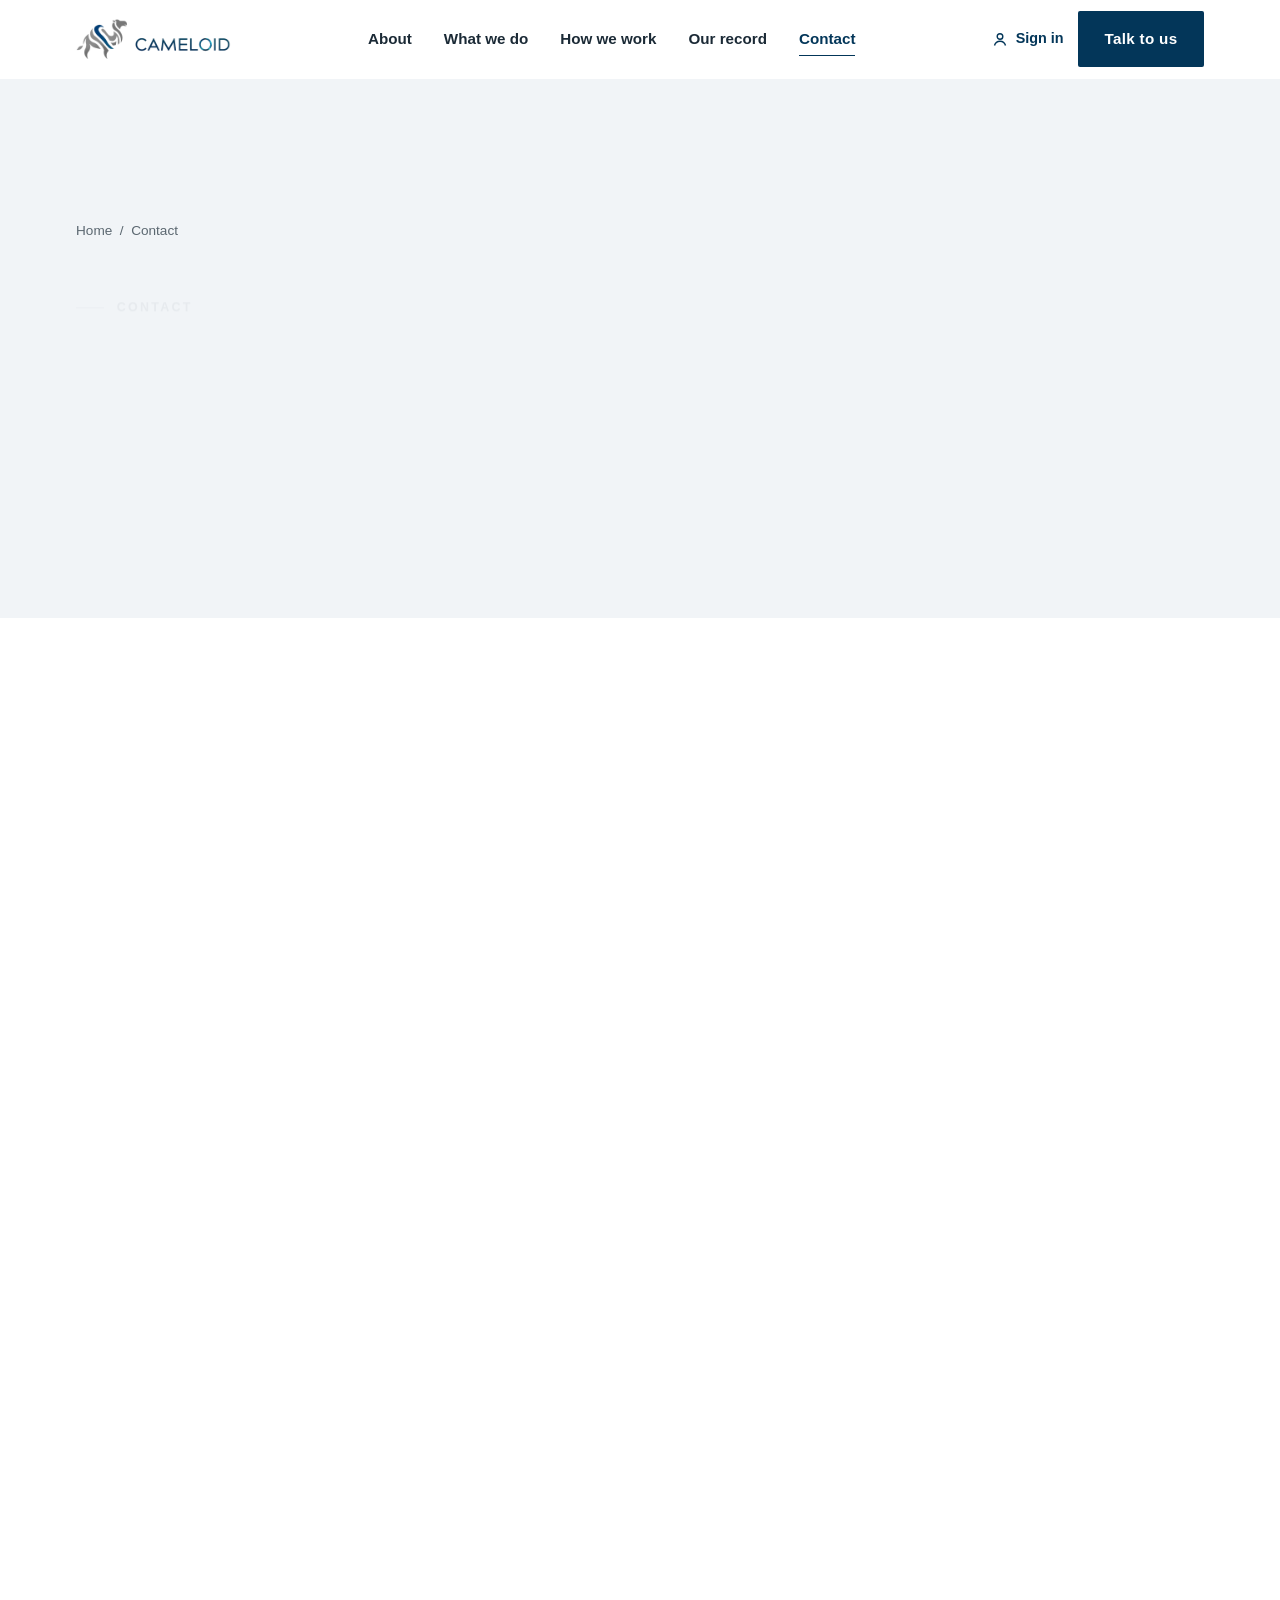
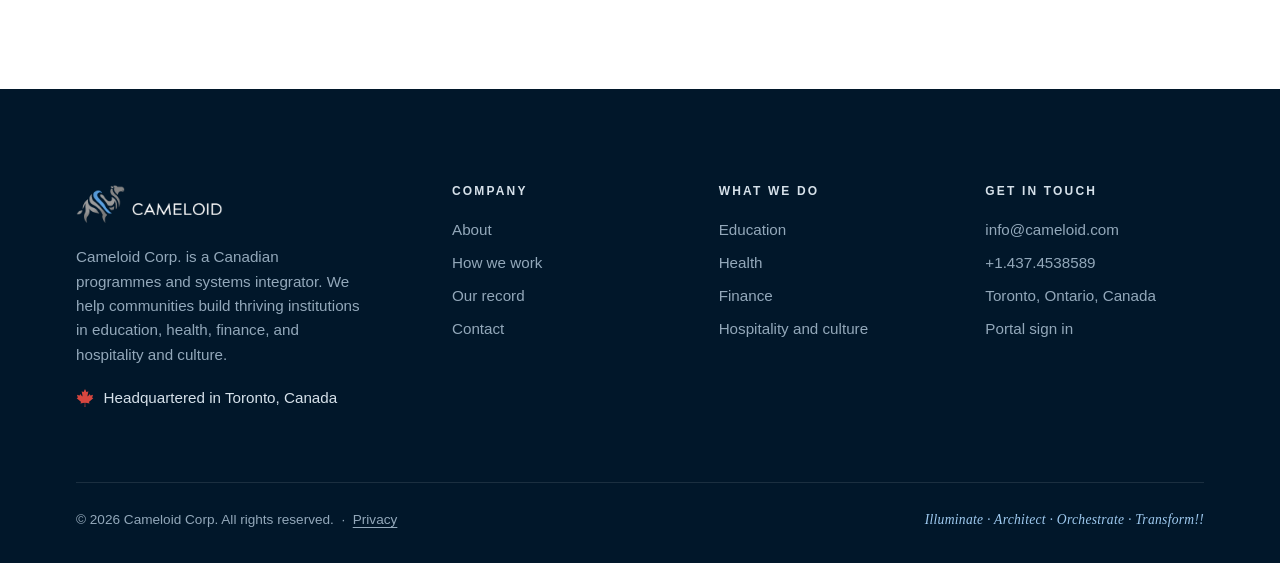
<file: contact-us/index.html>
<!DOCTYPE html><html lang="en"><head><meta charset="utf-8"><title>Cameloid Corp.</title><meta http-equiv="refresh" content="0; url=/contact.html"><link rel="canonical" href="https://cameloid.com/contact.html"><meta name="robots" content="noindex"></head><body><p>This page has moved. <a href="/contact.html">Continue to the new page</a>.</p></body></html>
</file>
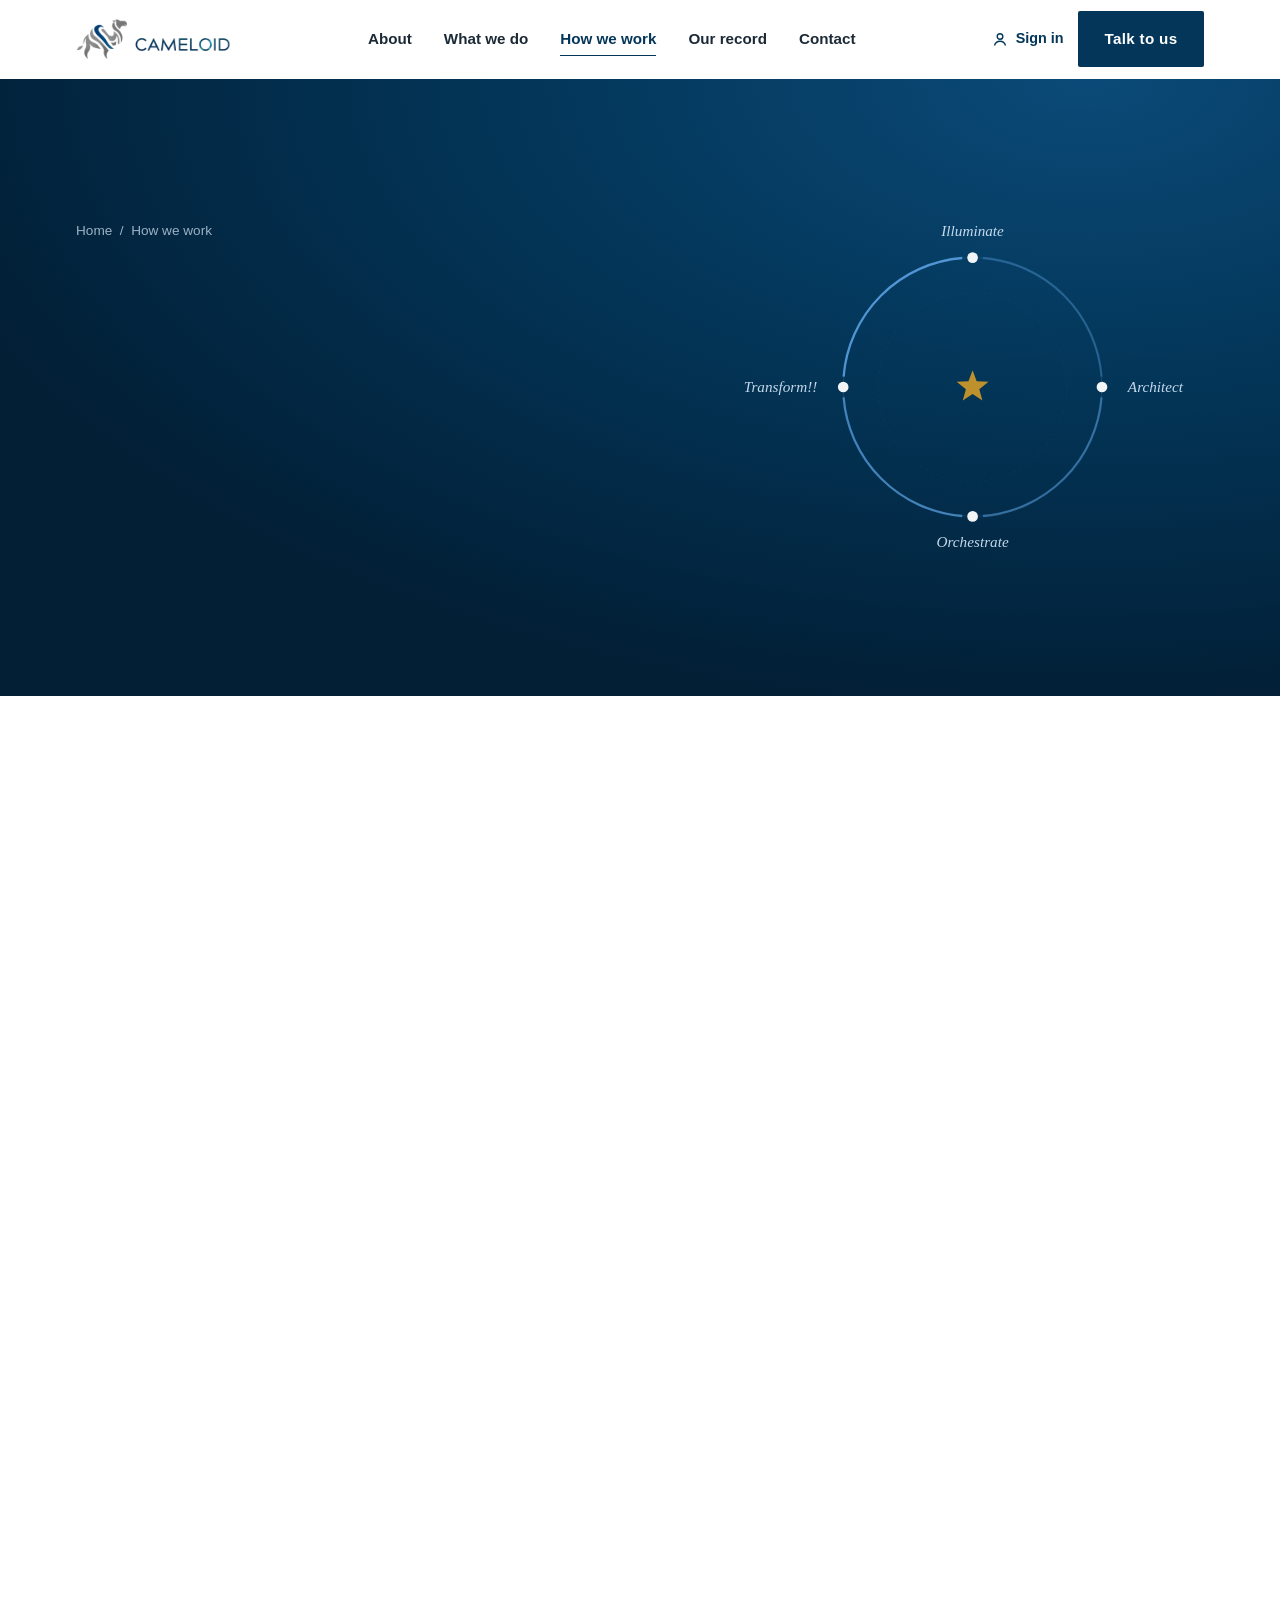
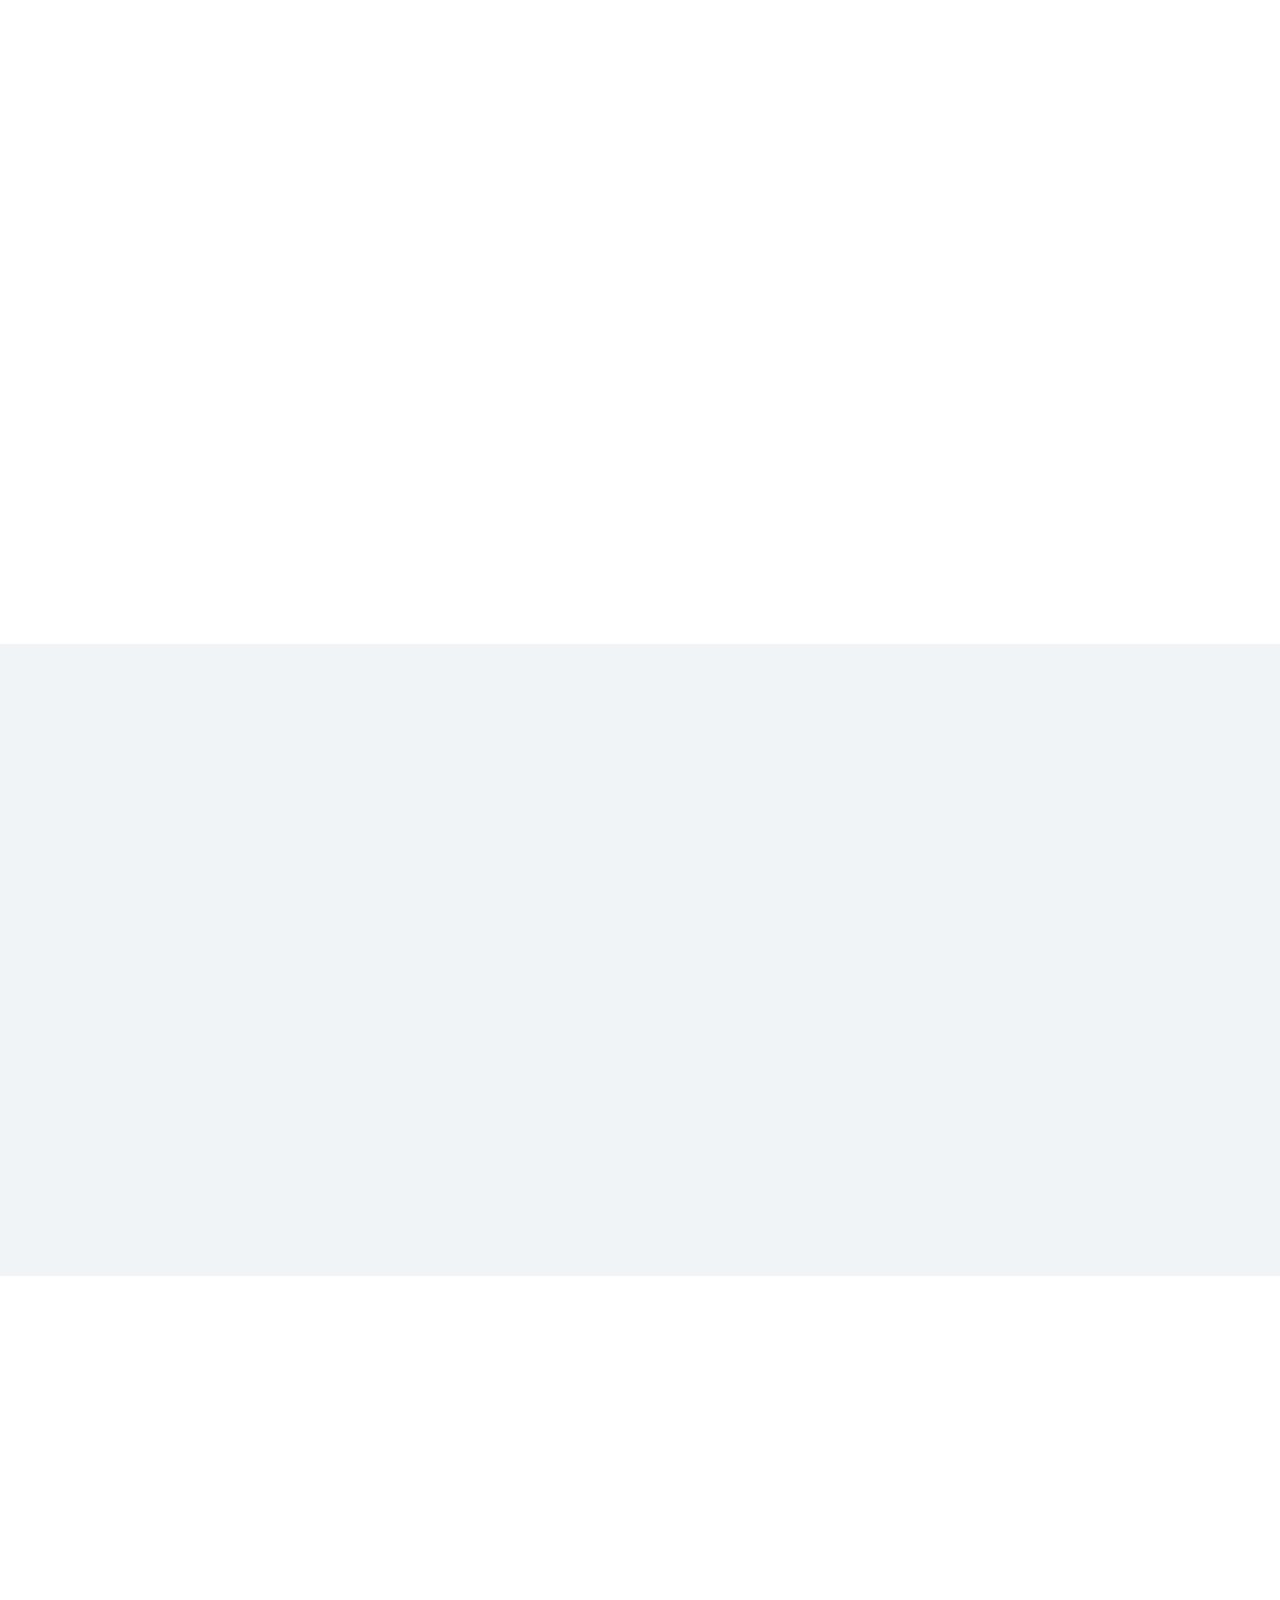
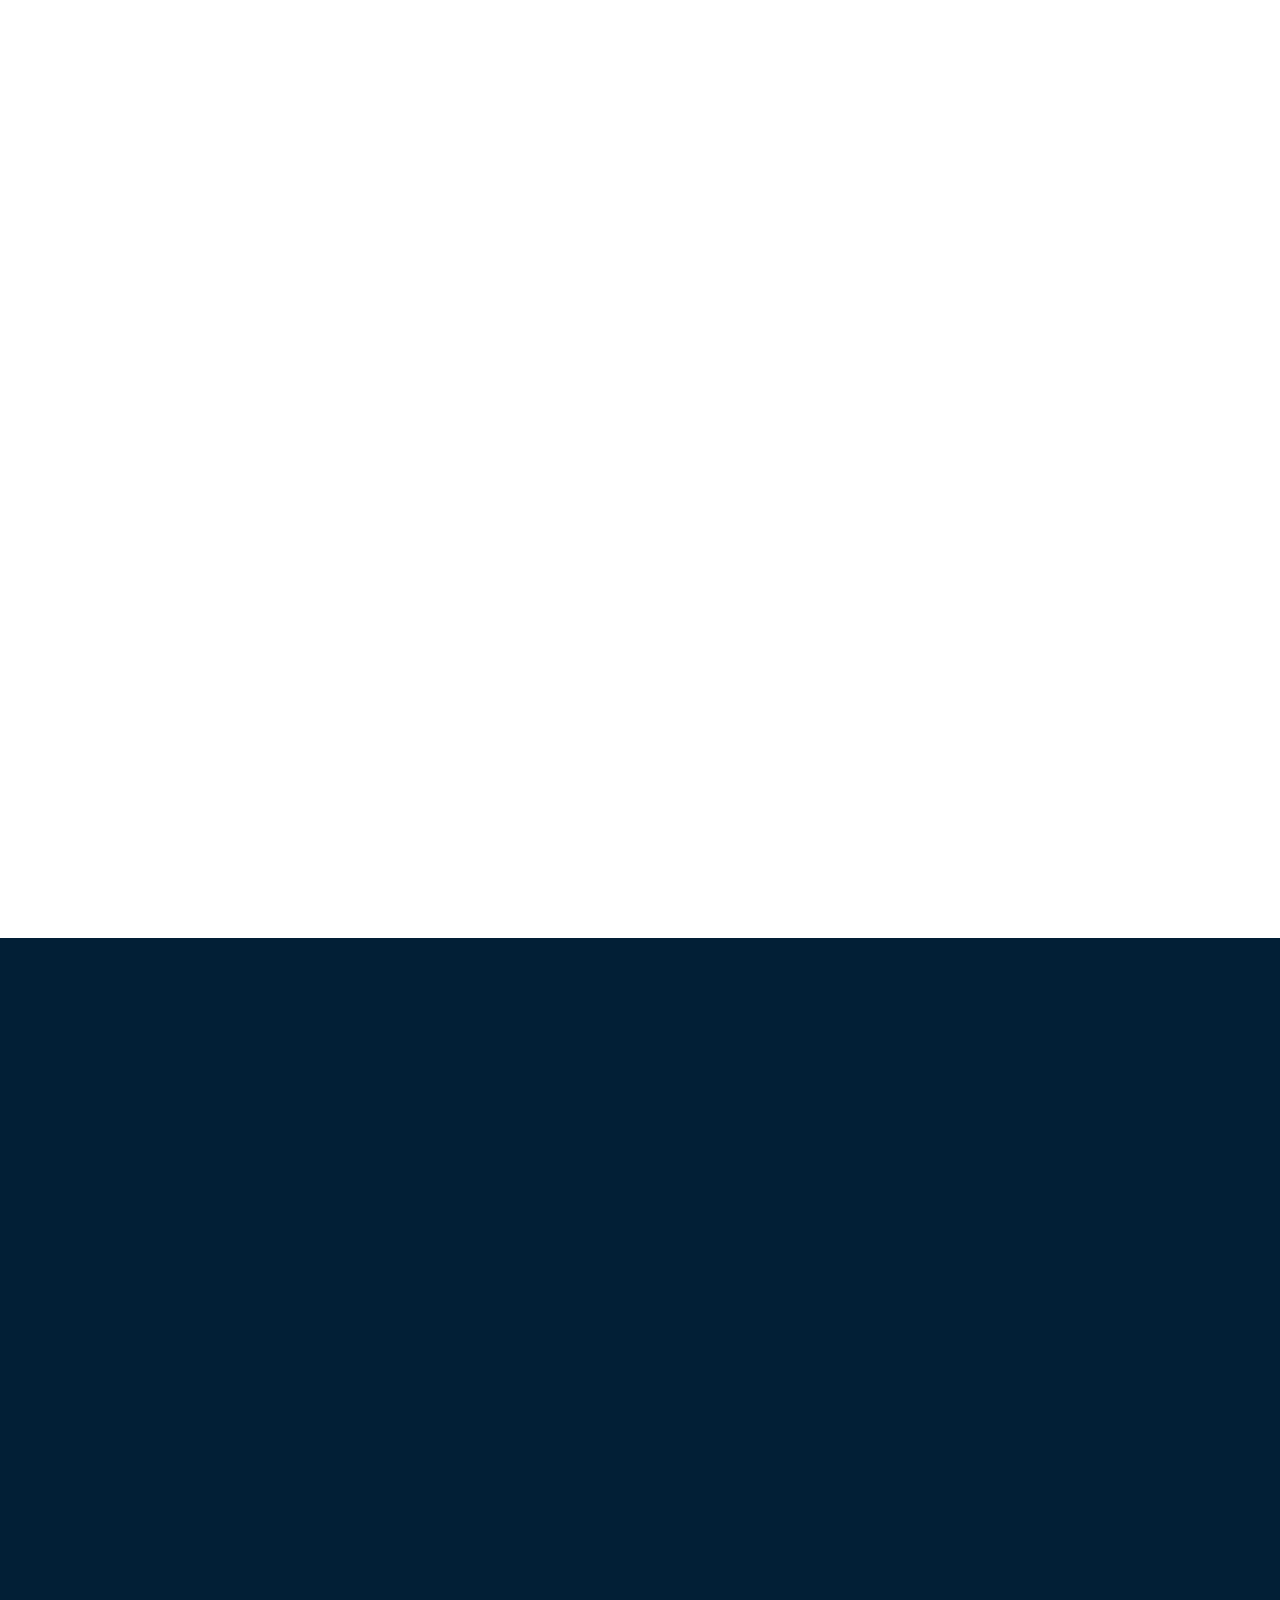
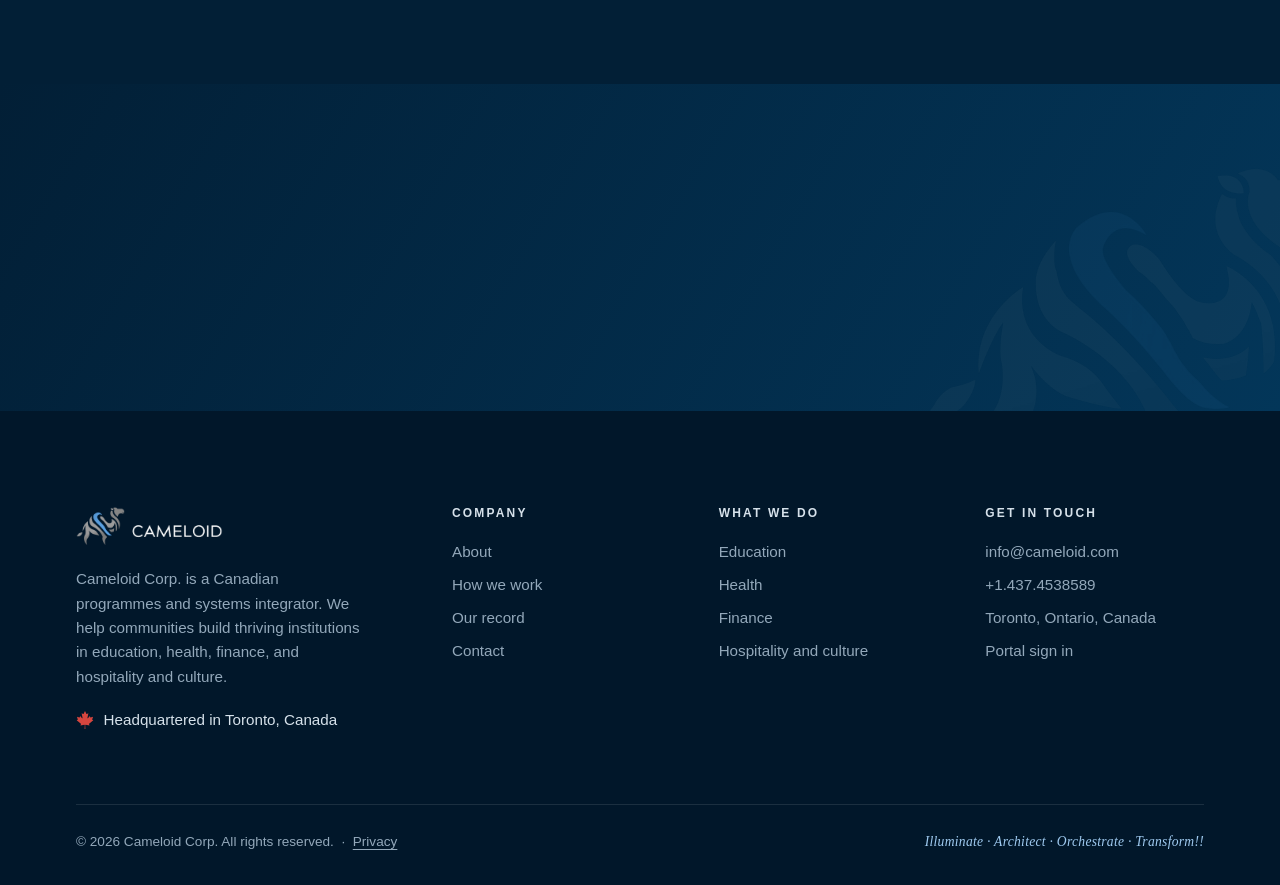
<file: expertise/index.html>
<!DOCTYPE html><html lang="en"><head><meta charset="utf-8"><title>Cameloid Corp.</title><meta http-equiv="refresh" content="0; url=/how-we-work.html"><link rel="canonical" href="https://cameloid.com/how-we-work.html"><meta name="robots" content="noindex"></head><body><p>This page has moved. <a href="/how-we-work.html">Continue to the new page</a>.</p></body></html>
</file>
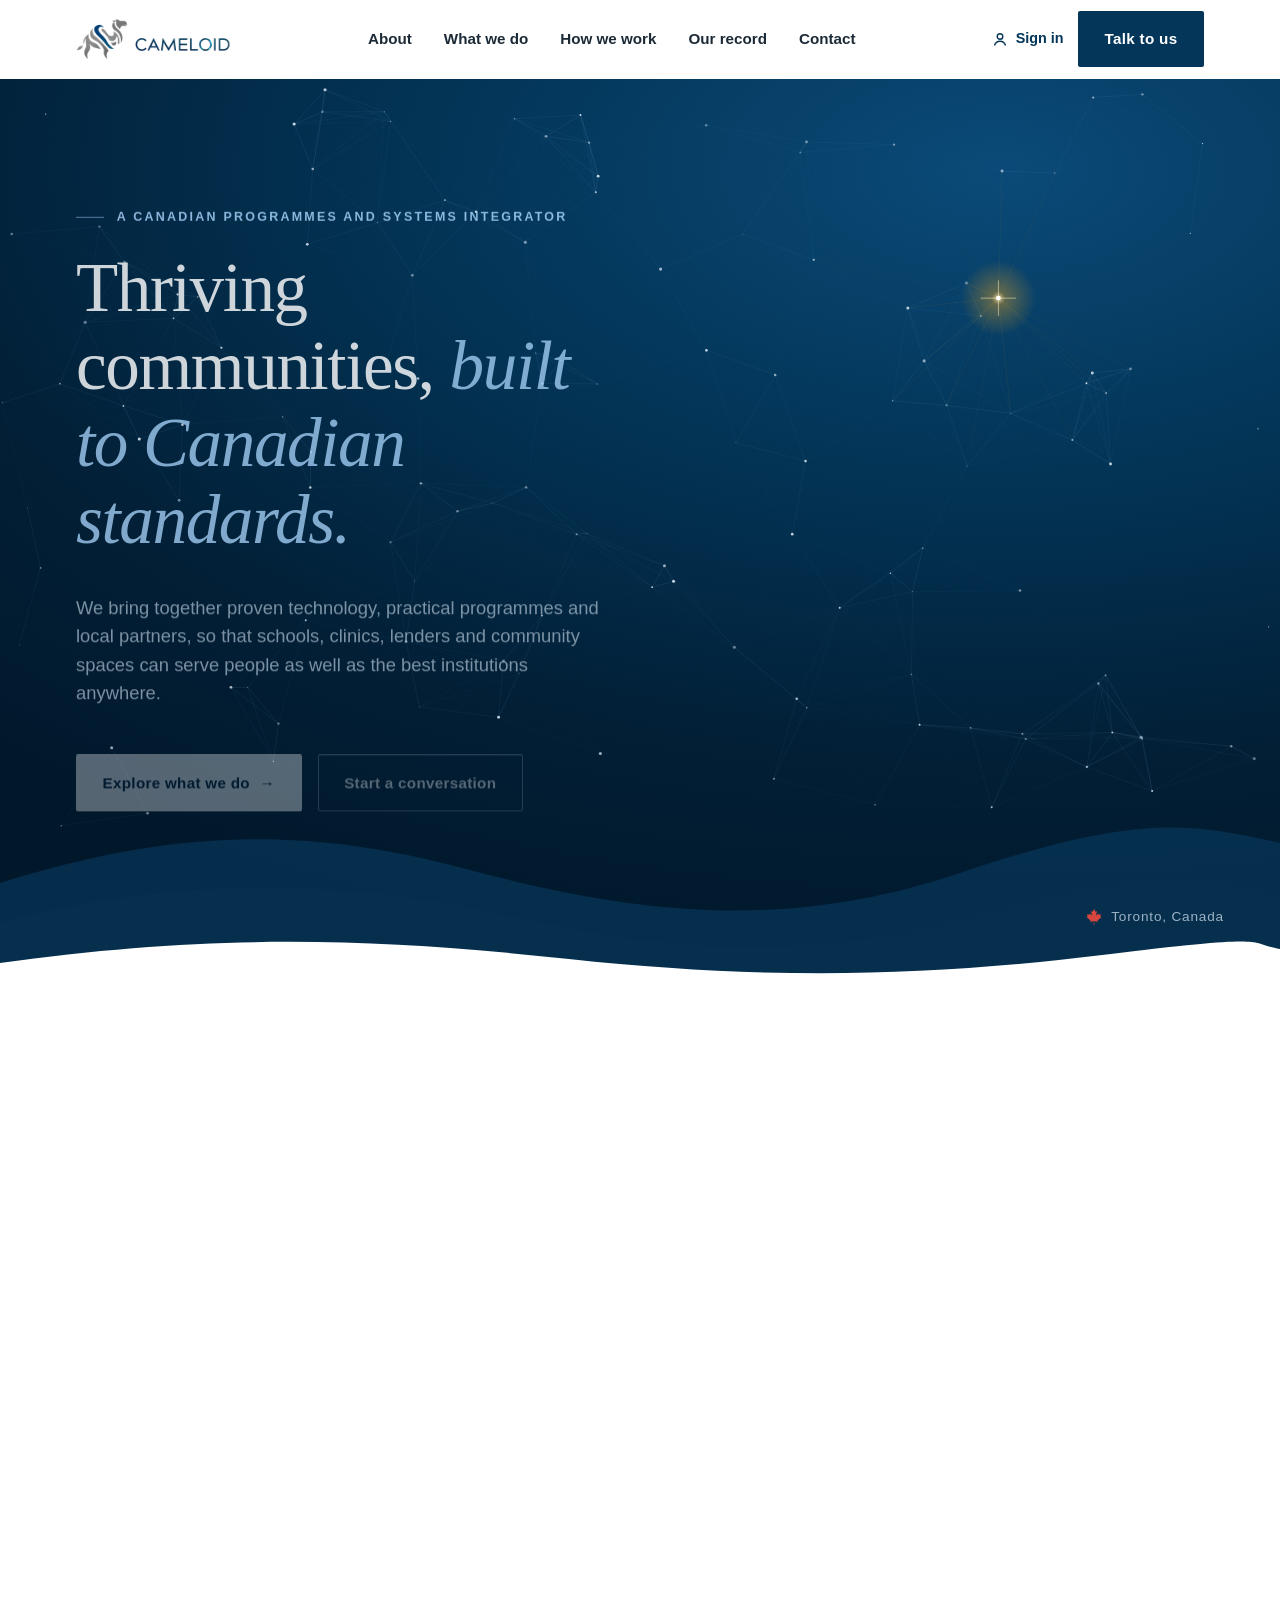
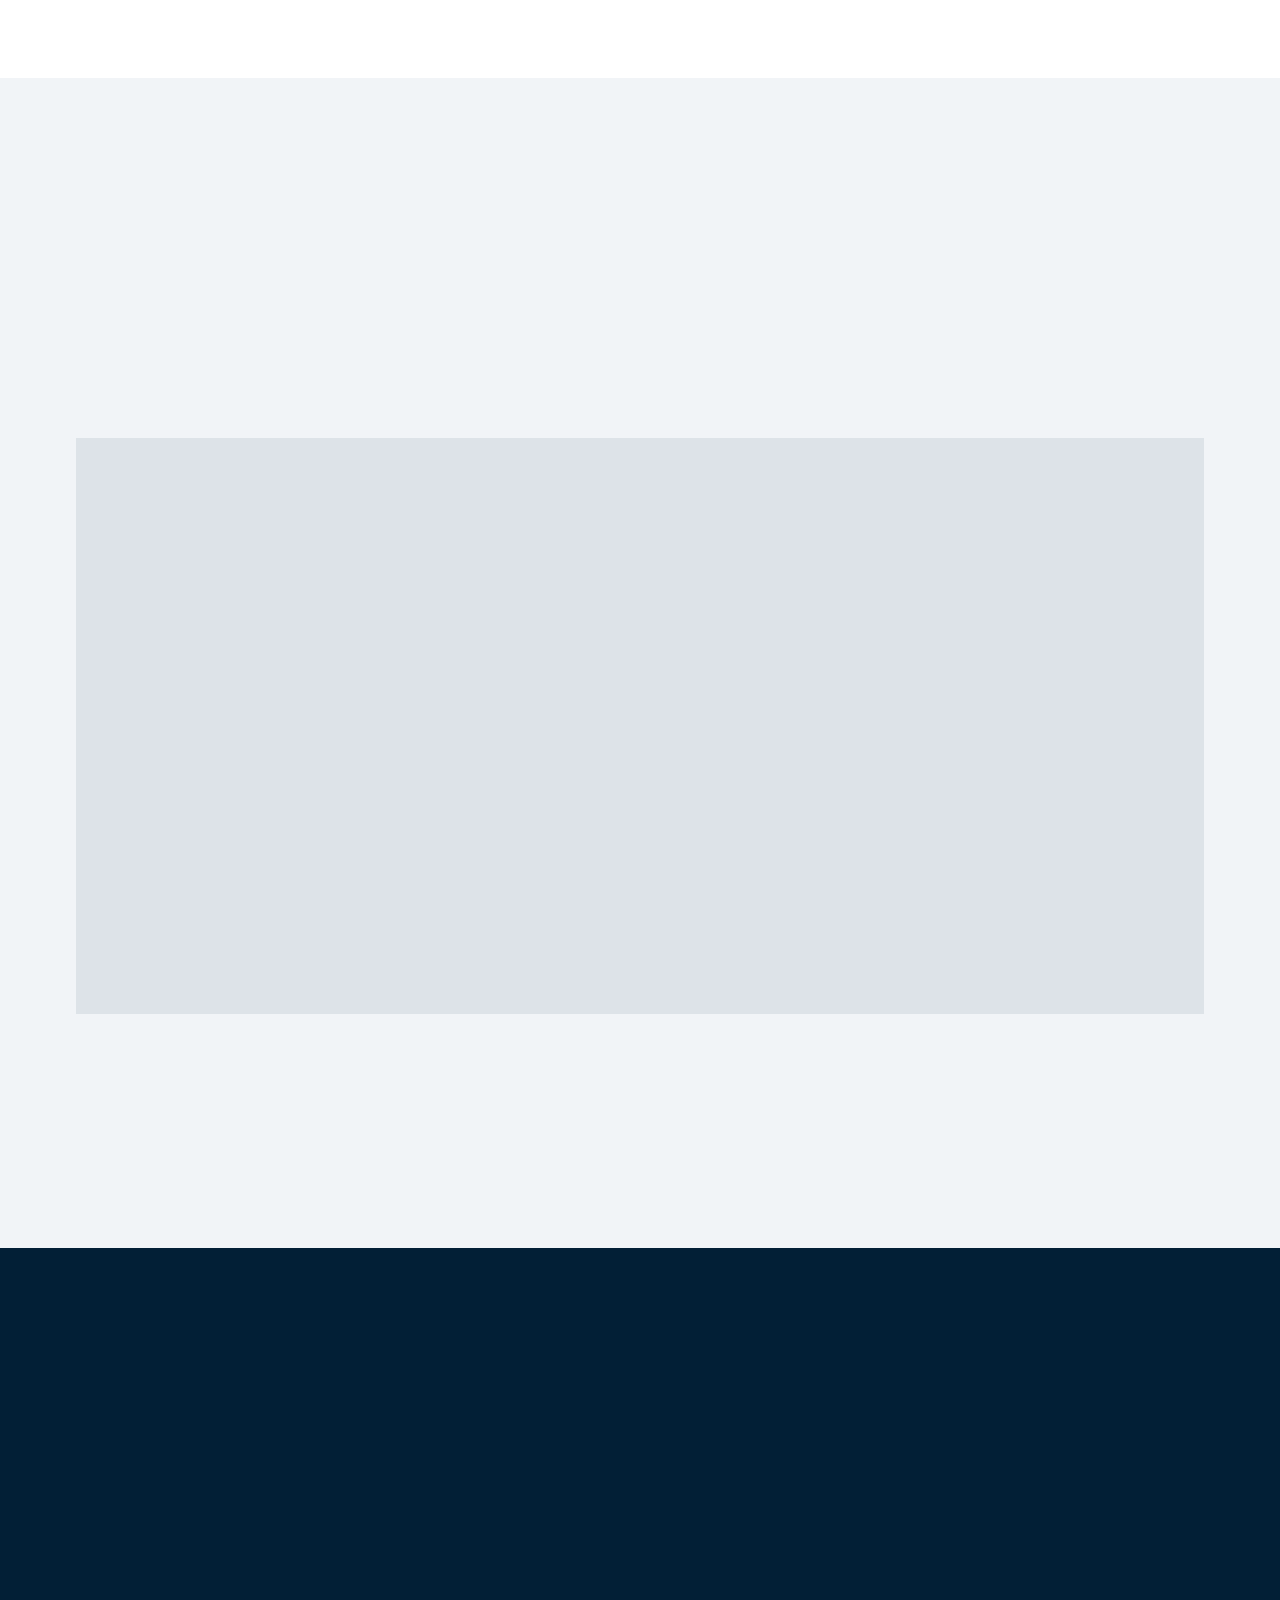
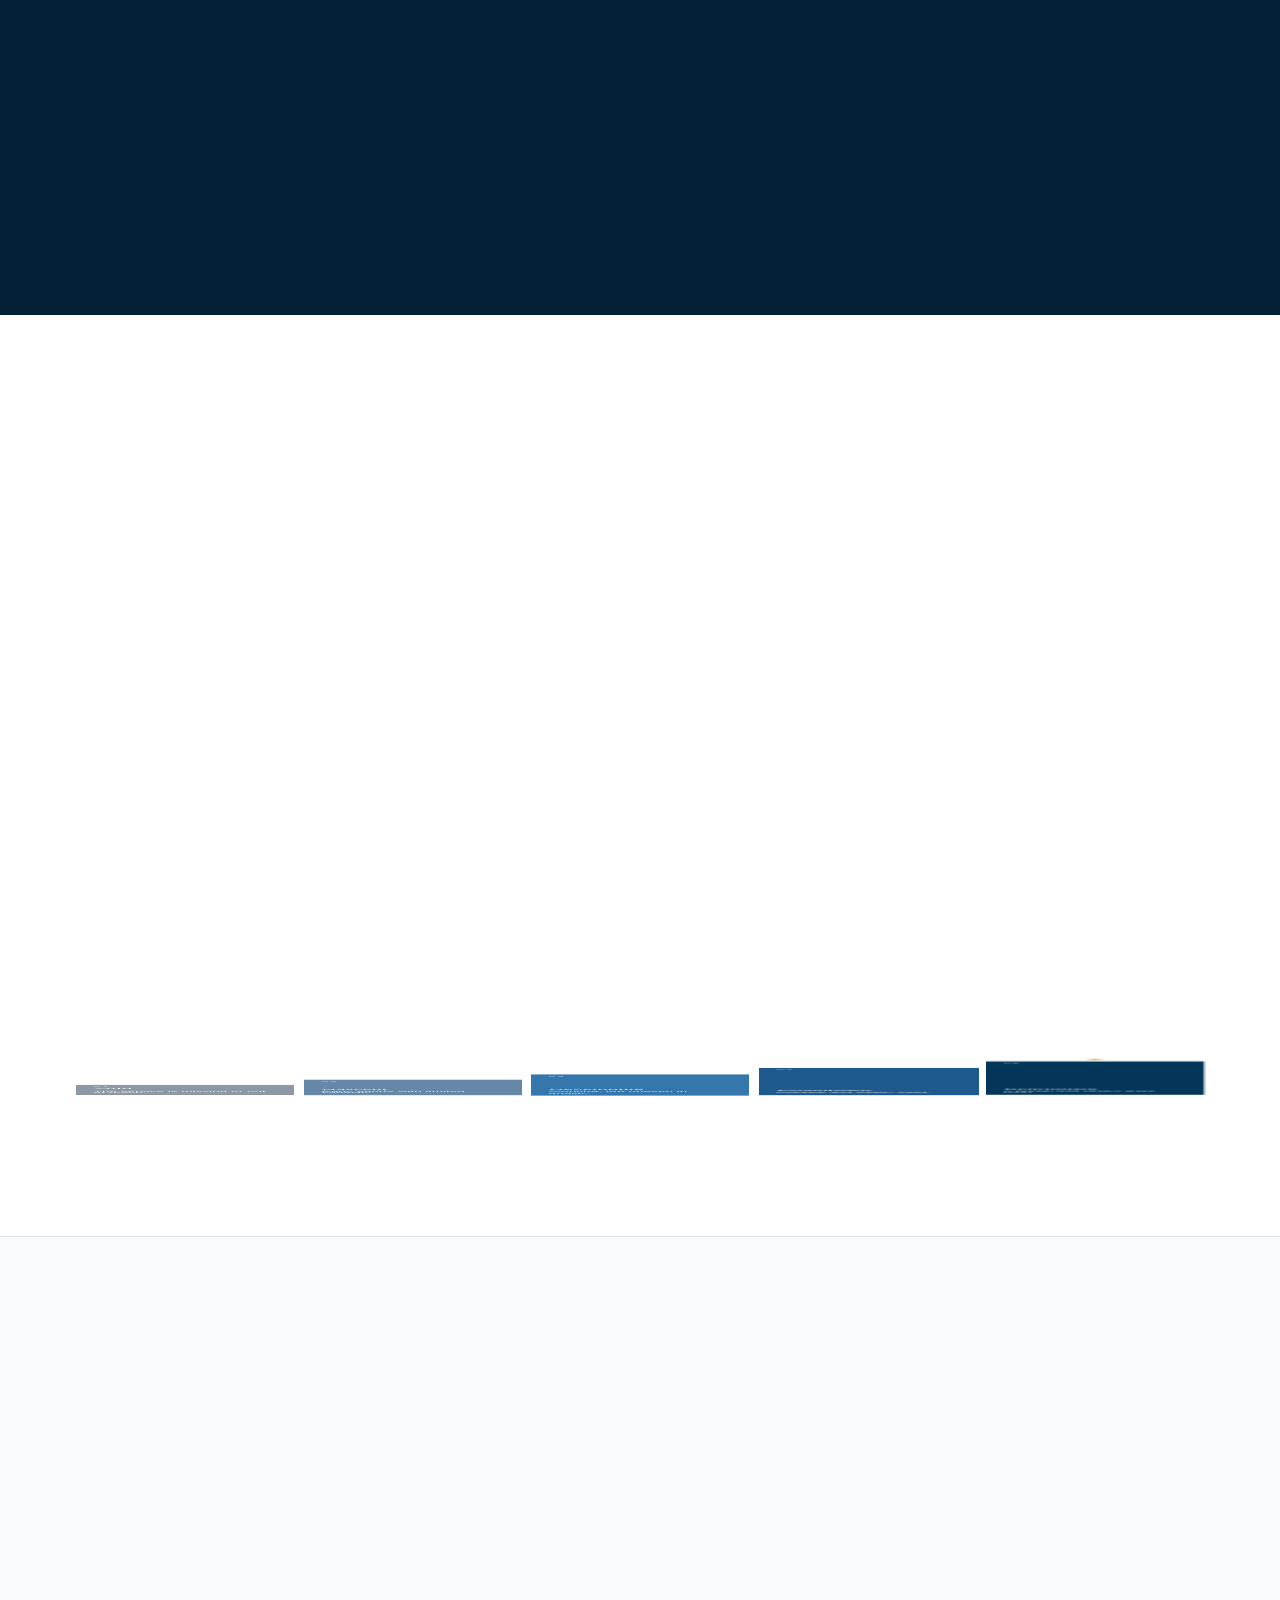
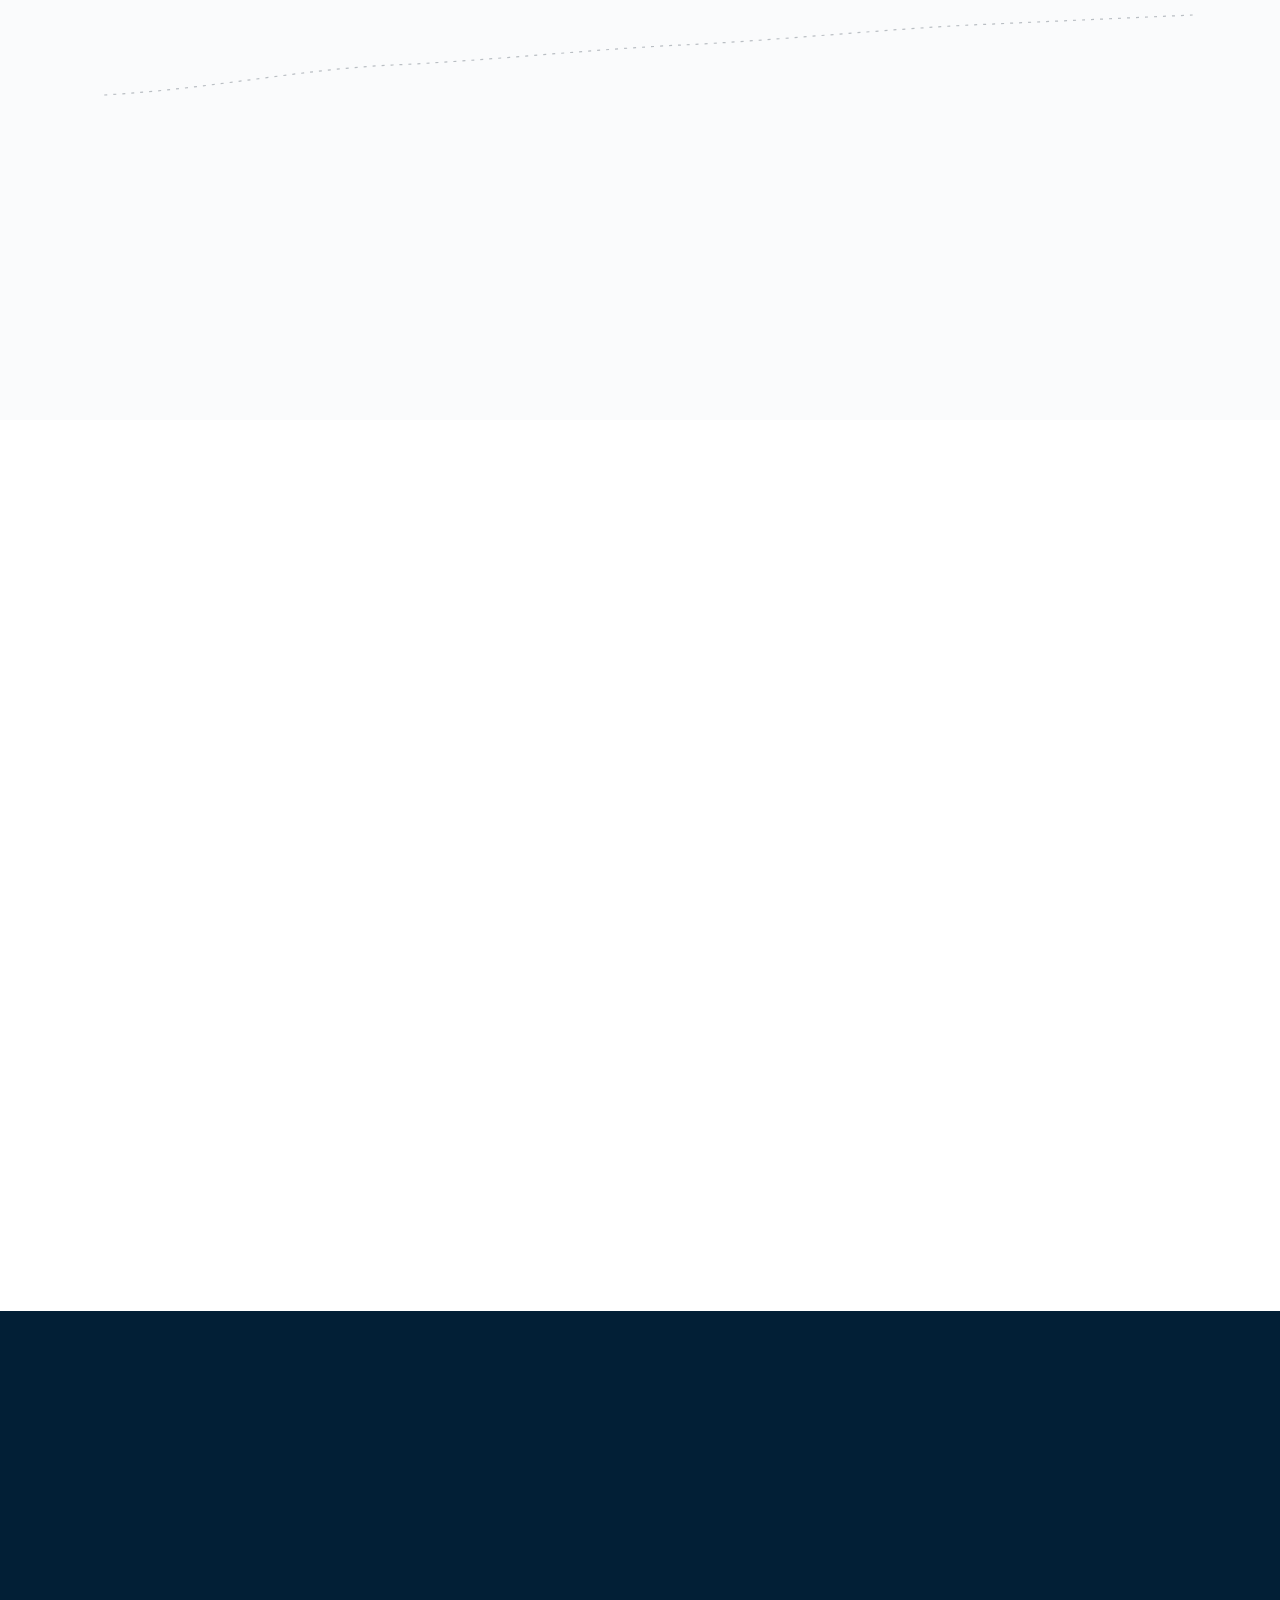
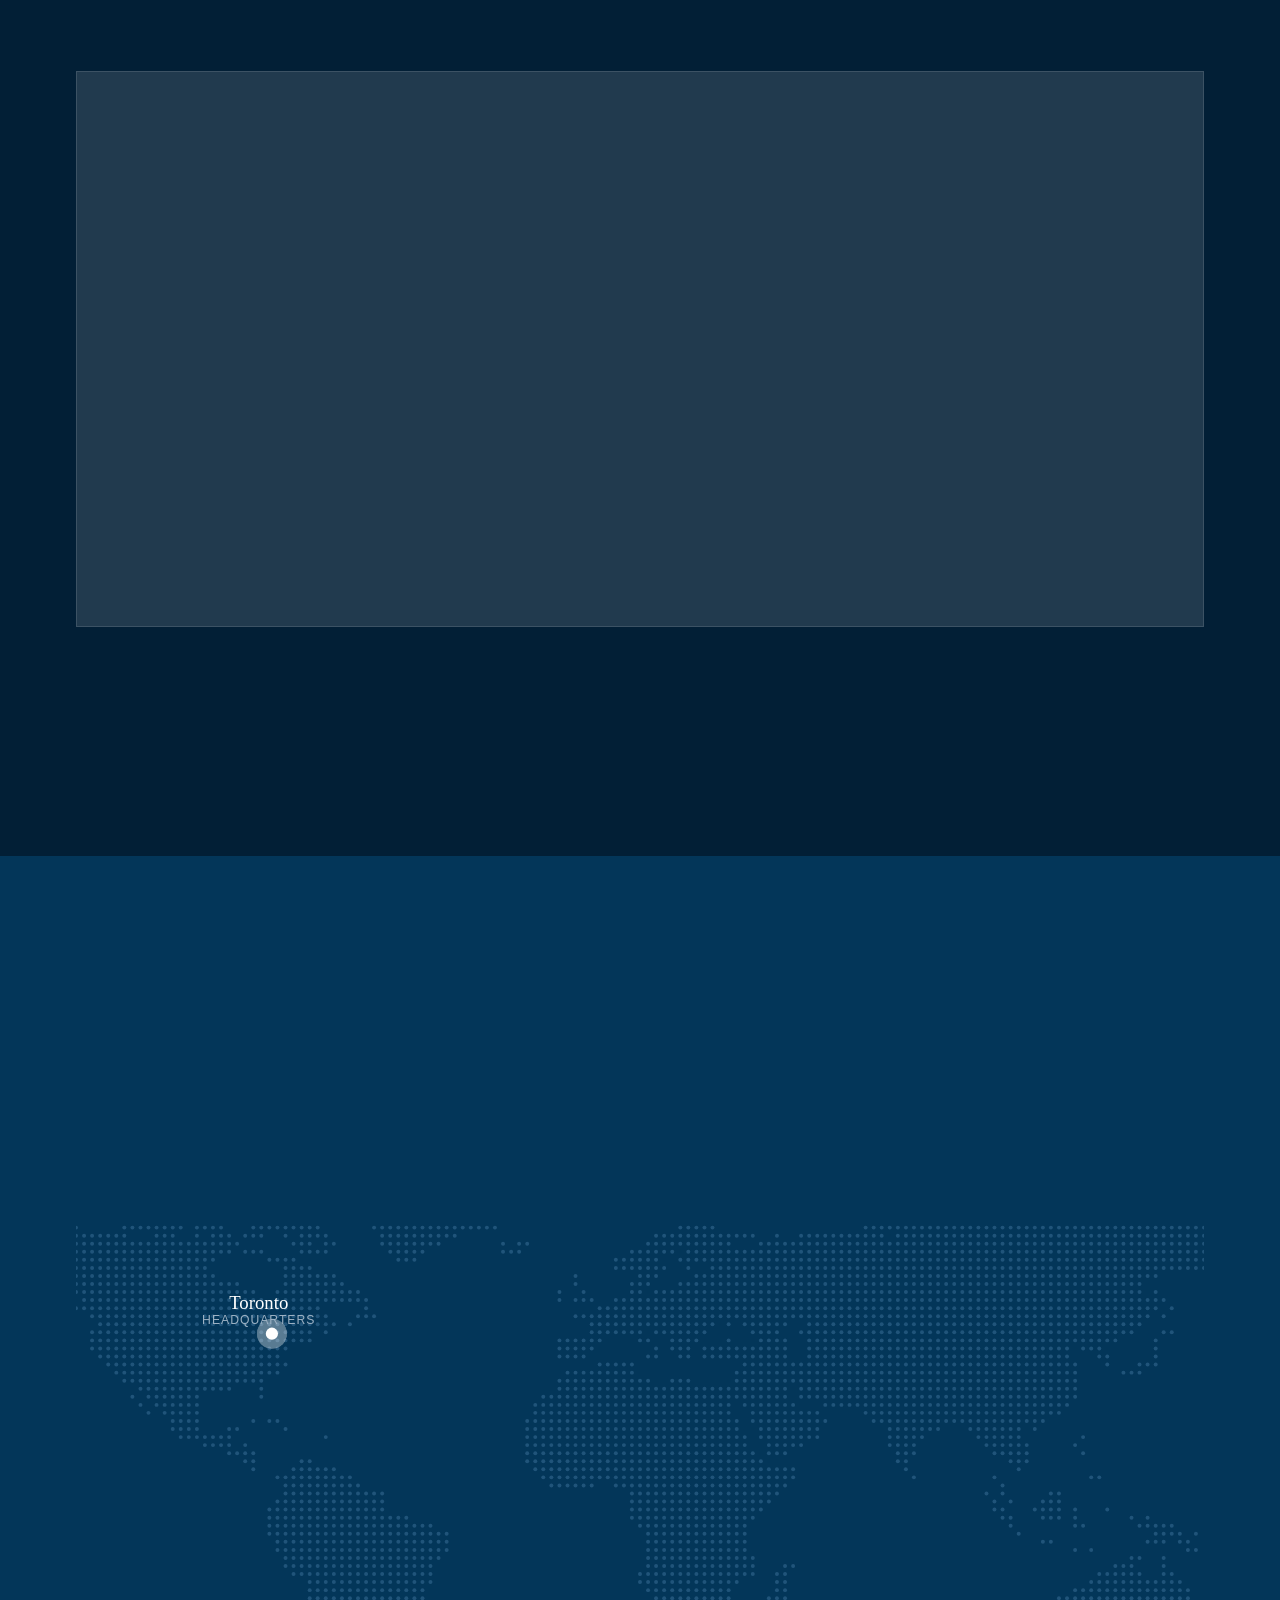
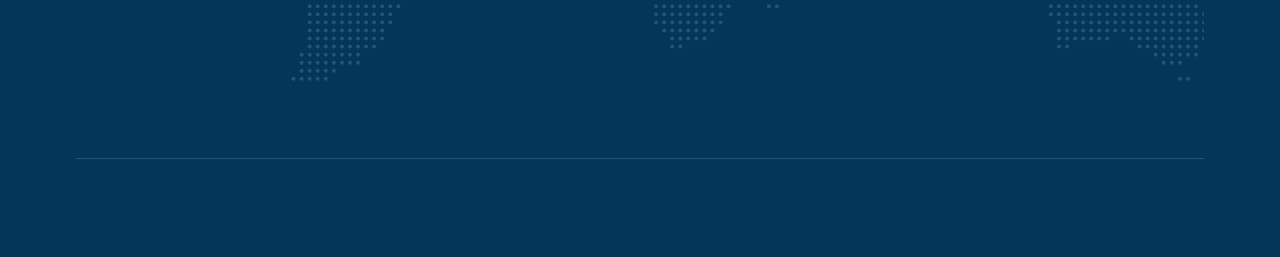
<file: impact/index.html>
<!DOCTYPE html><html lang="en"><head><meta charset="utf-8"><title>Cameloid Corp.</title><meta http-equiv="refresh" content="0; url=/index.html"><link rel="canonical" href="https://cameloid.com/index.html"><meta name="robots" content="noindex"></head><body><p>This page has moved. <a href="/index.html">Continue to the new page</a>.</p></body></html>
</file>
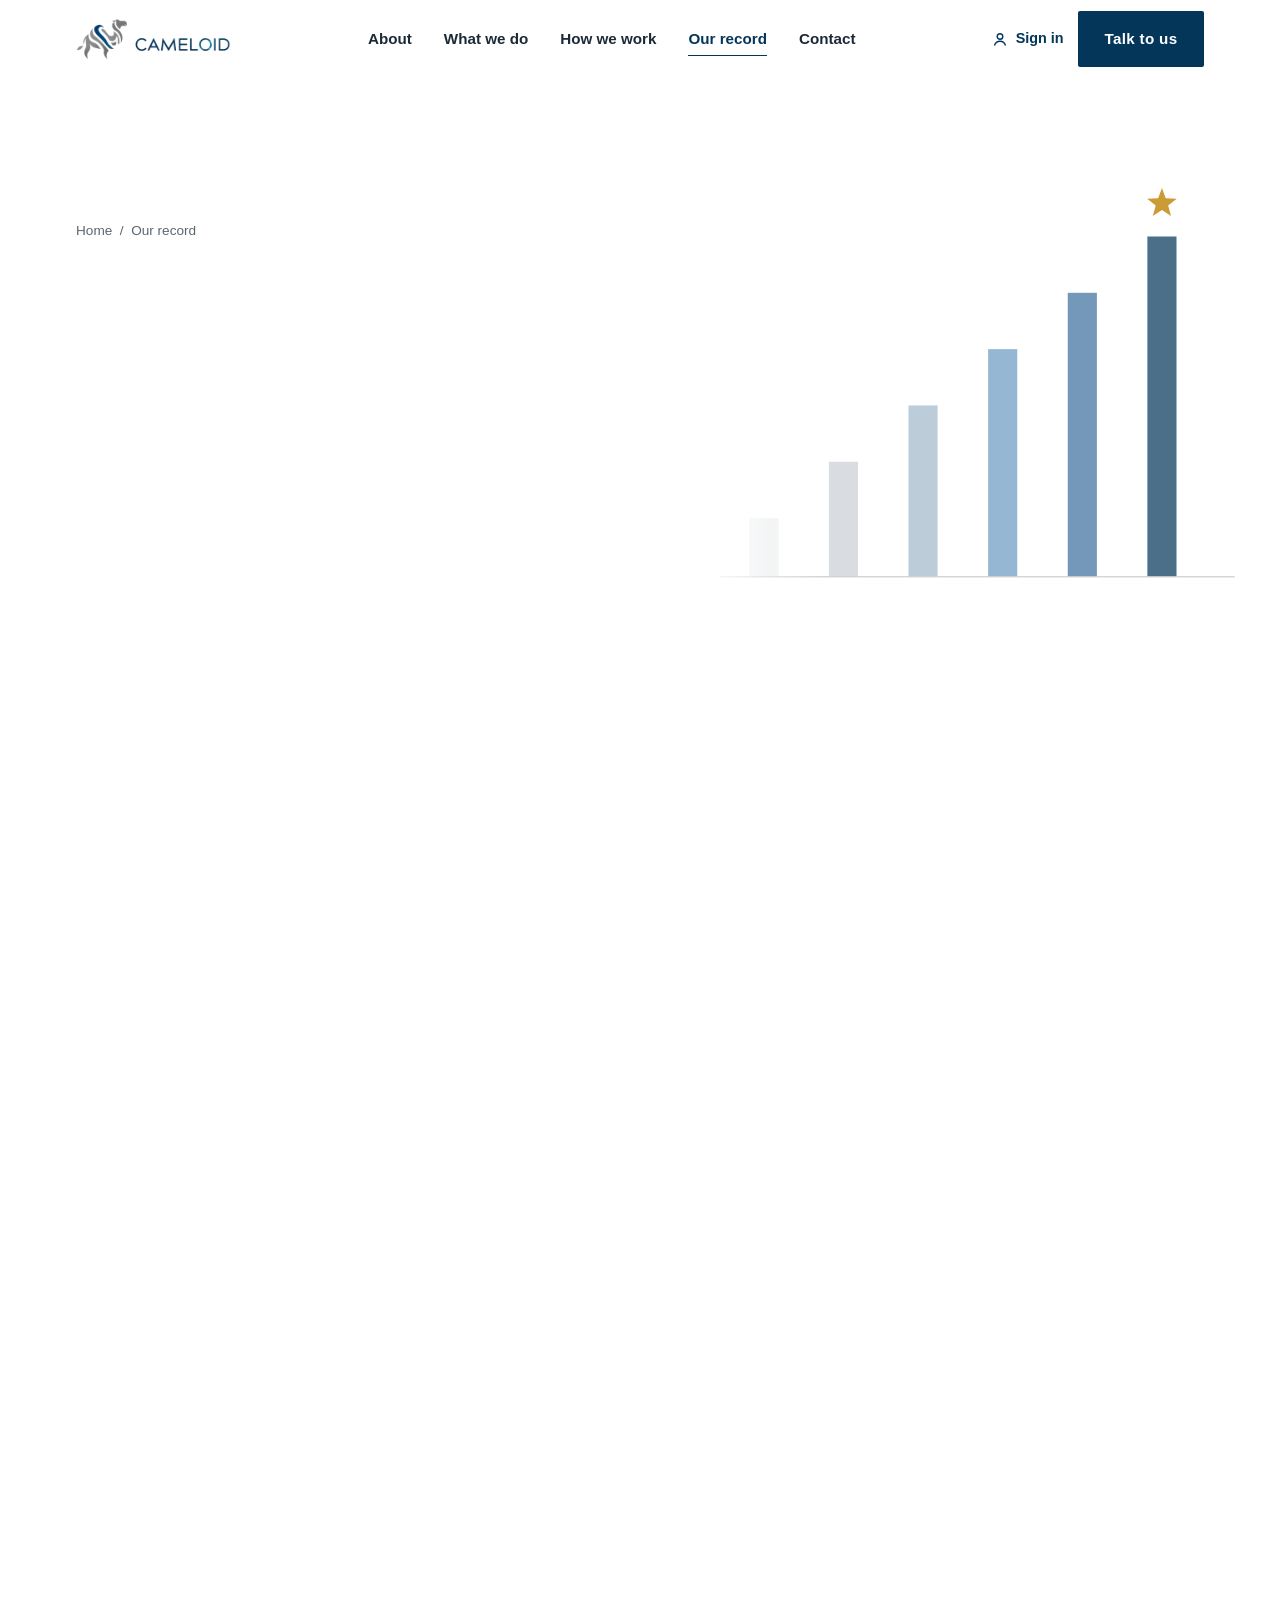
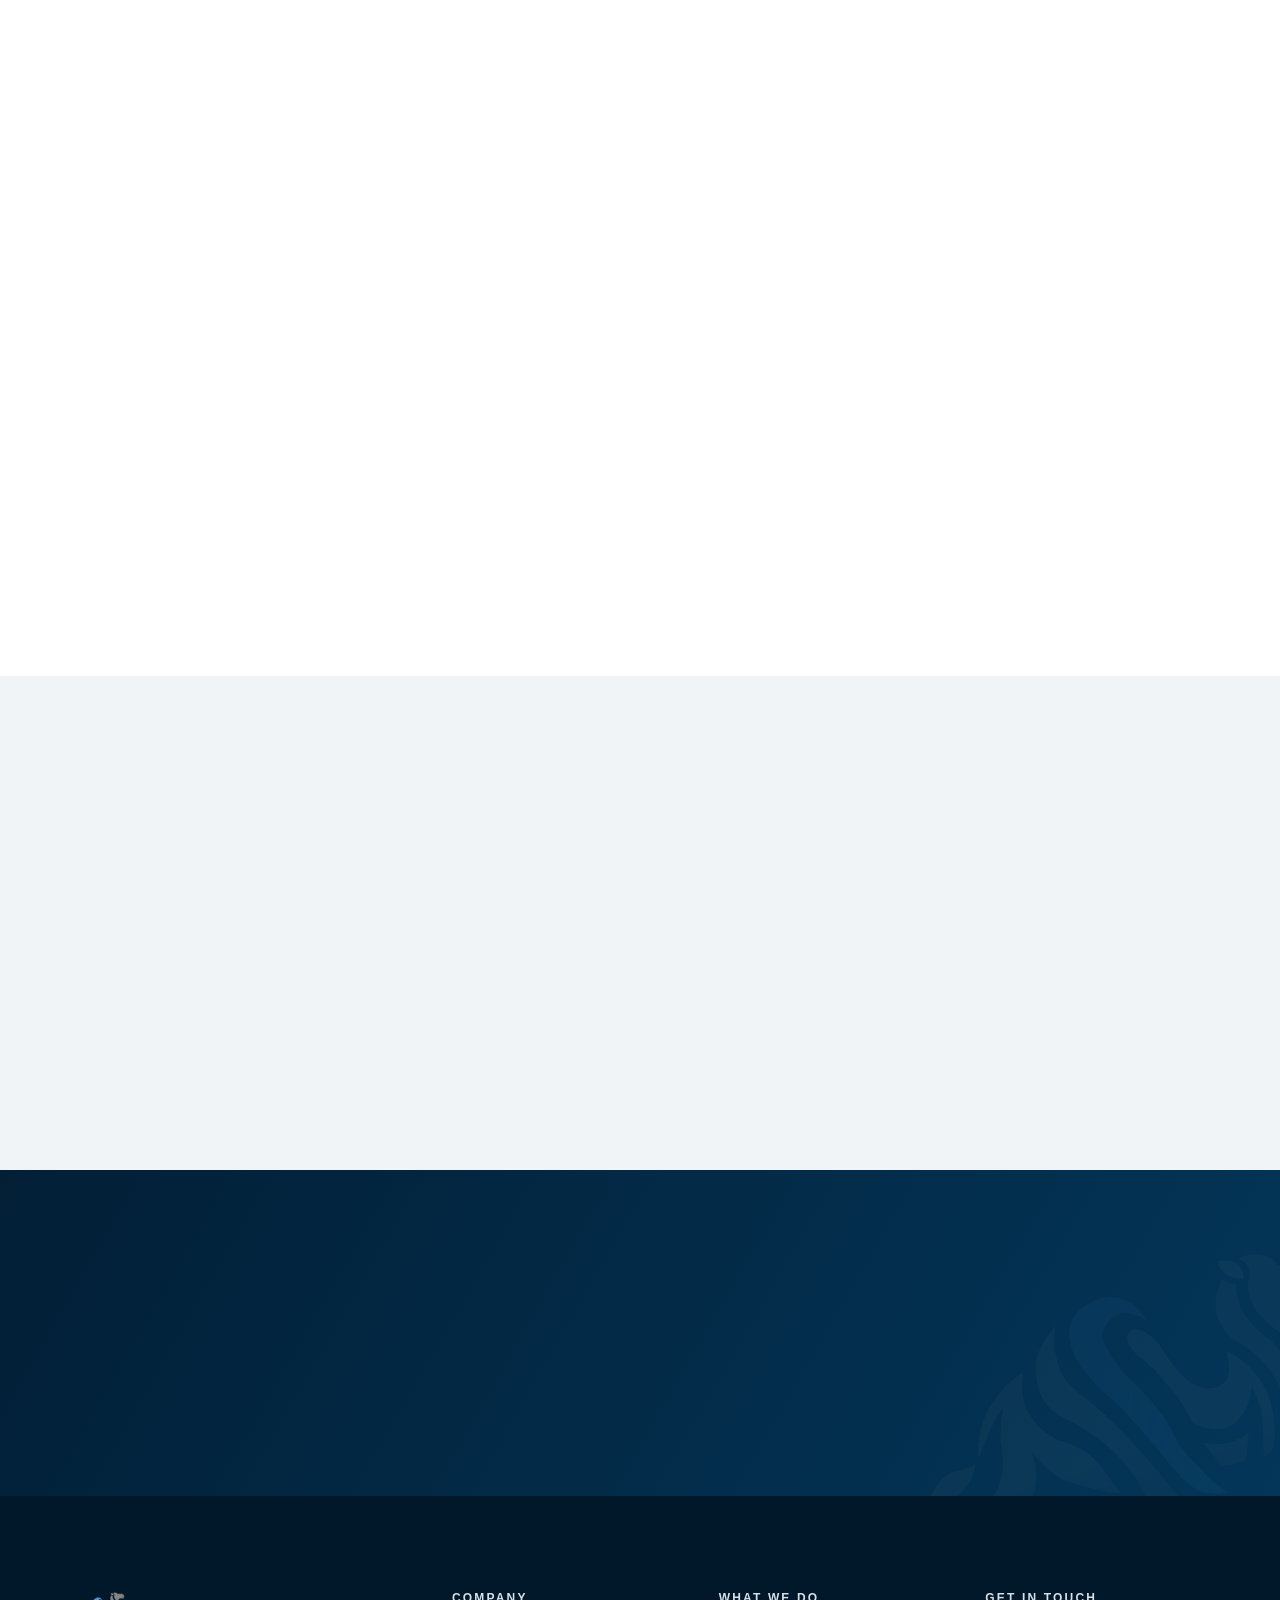
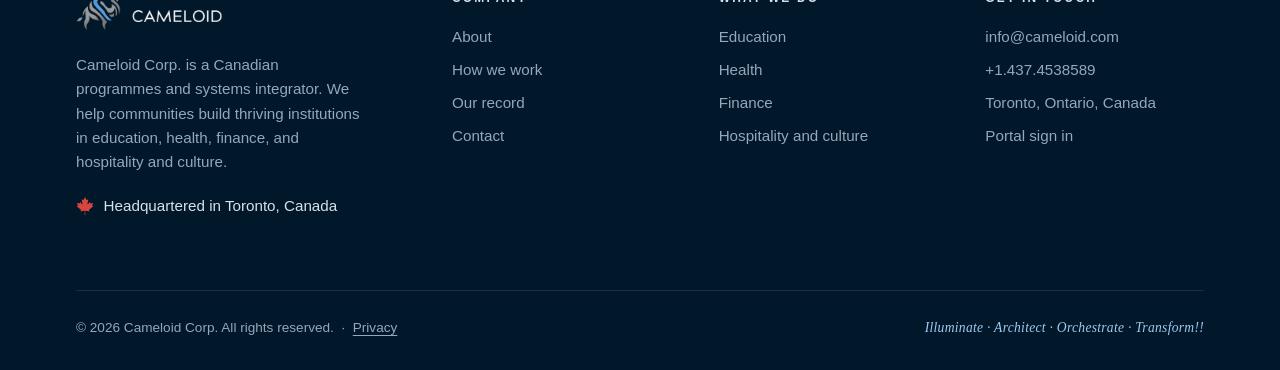
<file: initiatives/index.html>
<!DOCTYPE html><html lang="en"><head><meta charset="utf-8"><title>Cameloid Corp.</title><meta http-equiv="refresh" content="0; url=/our-record.html"><link rel="canonical" href="https://cameloid.com/our-record.html"><meta name="robots" content="noindex"></head><body><p>This page has moved. <a href="/our-record.html">Continue to the new page</a>.</p></body></html>
</file>
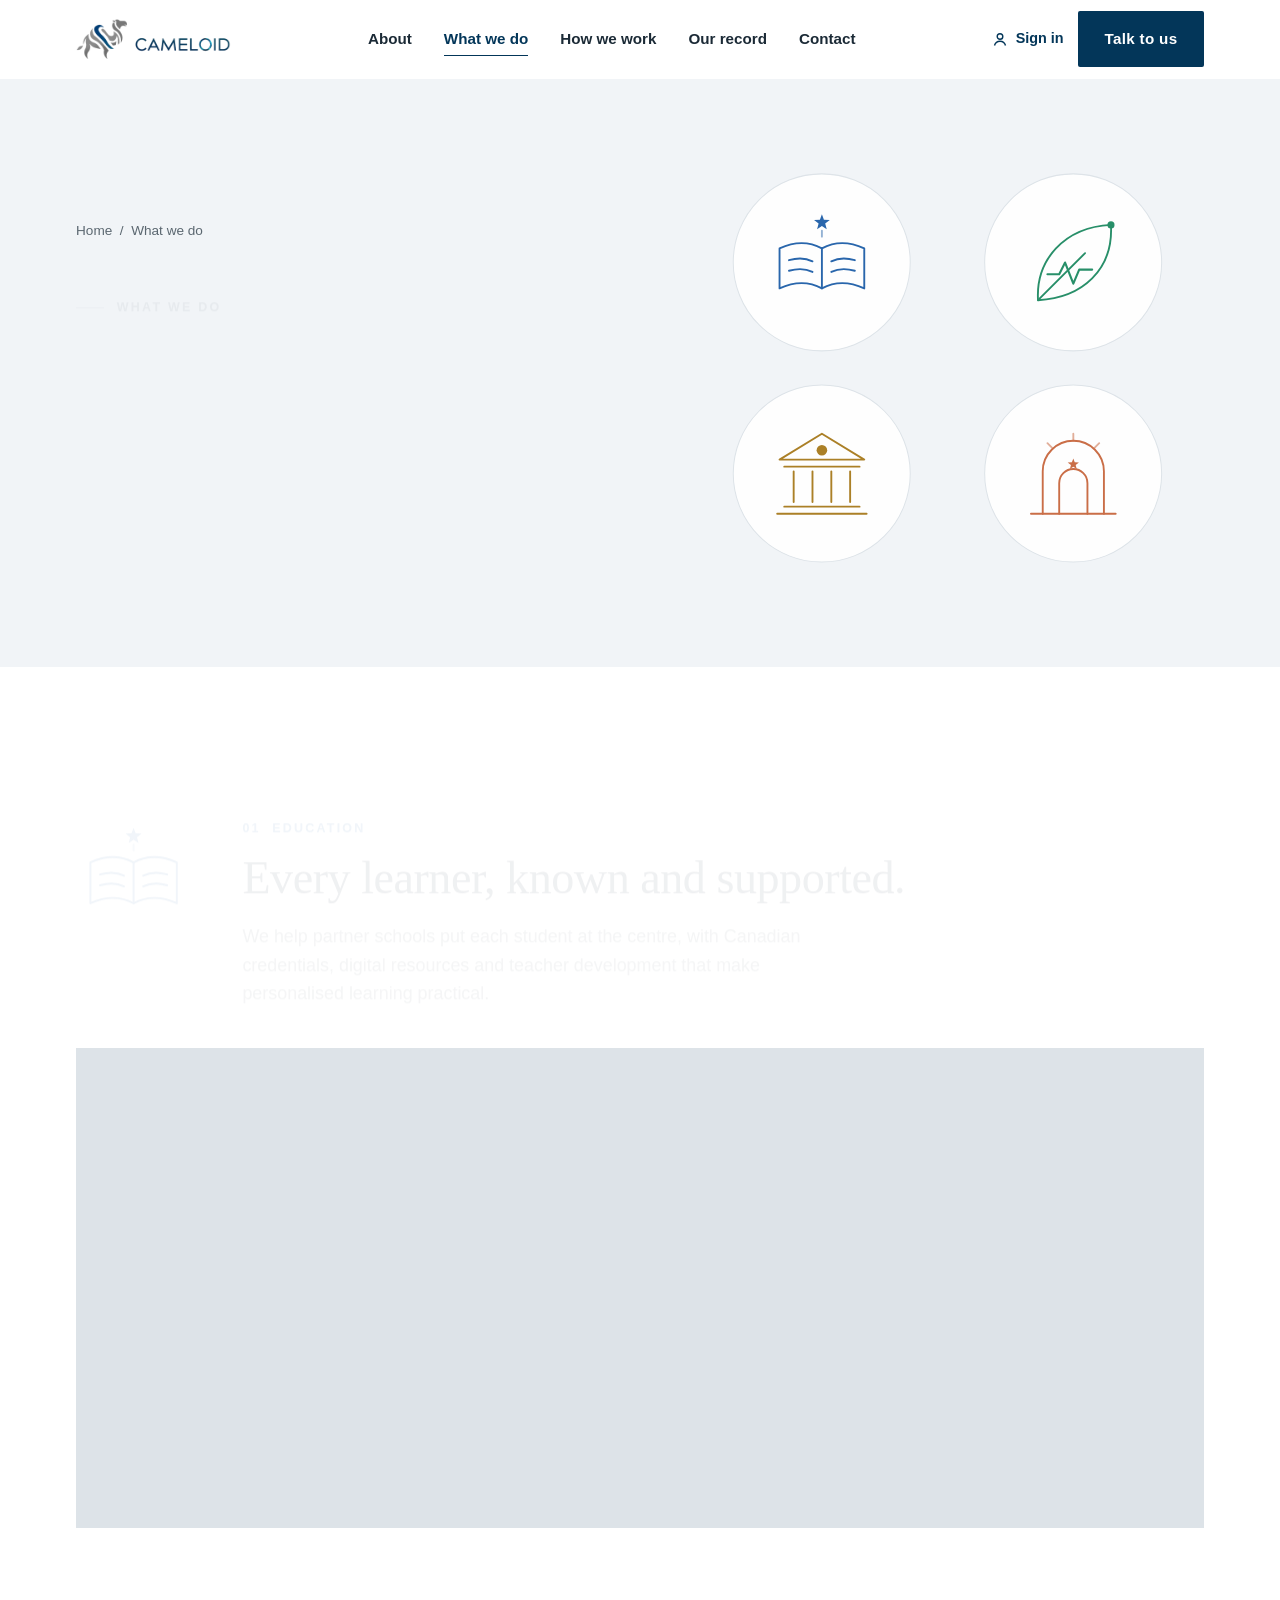
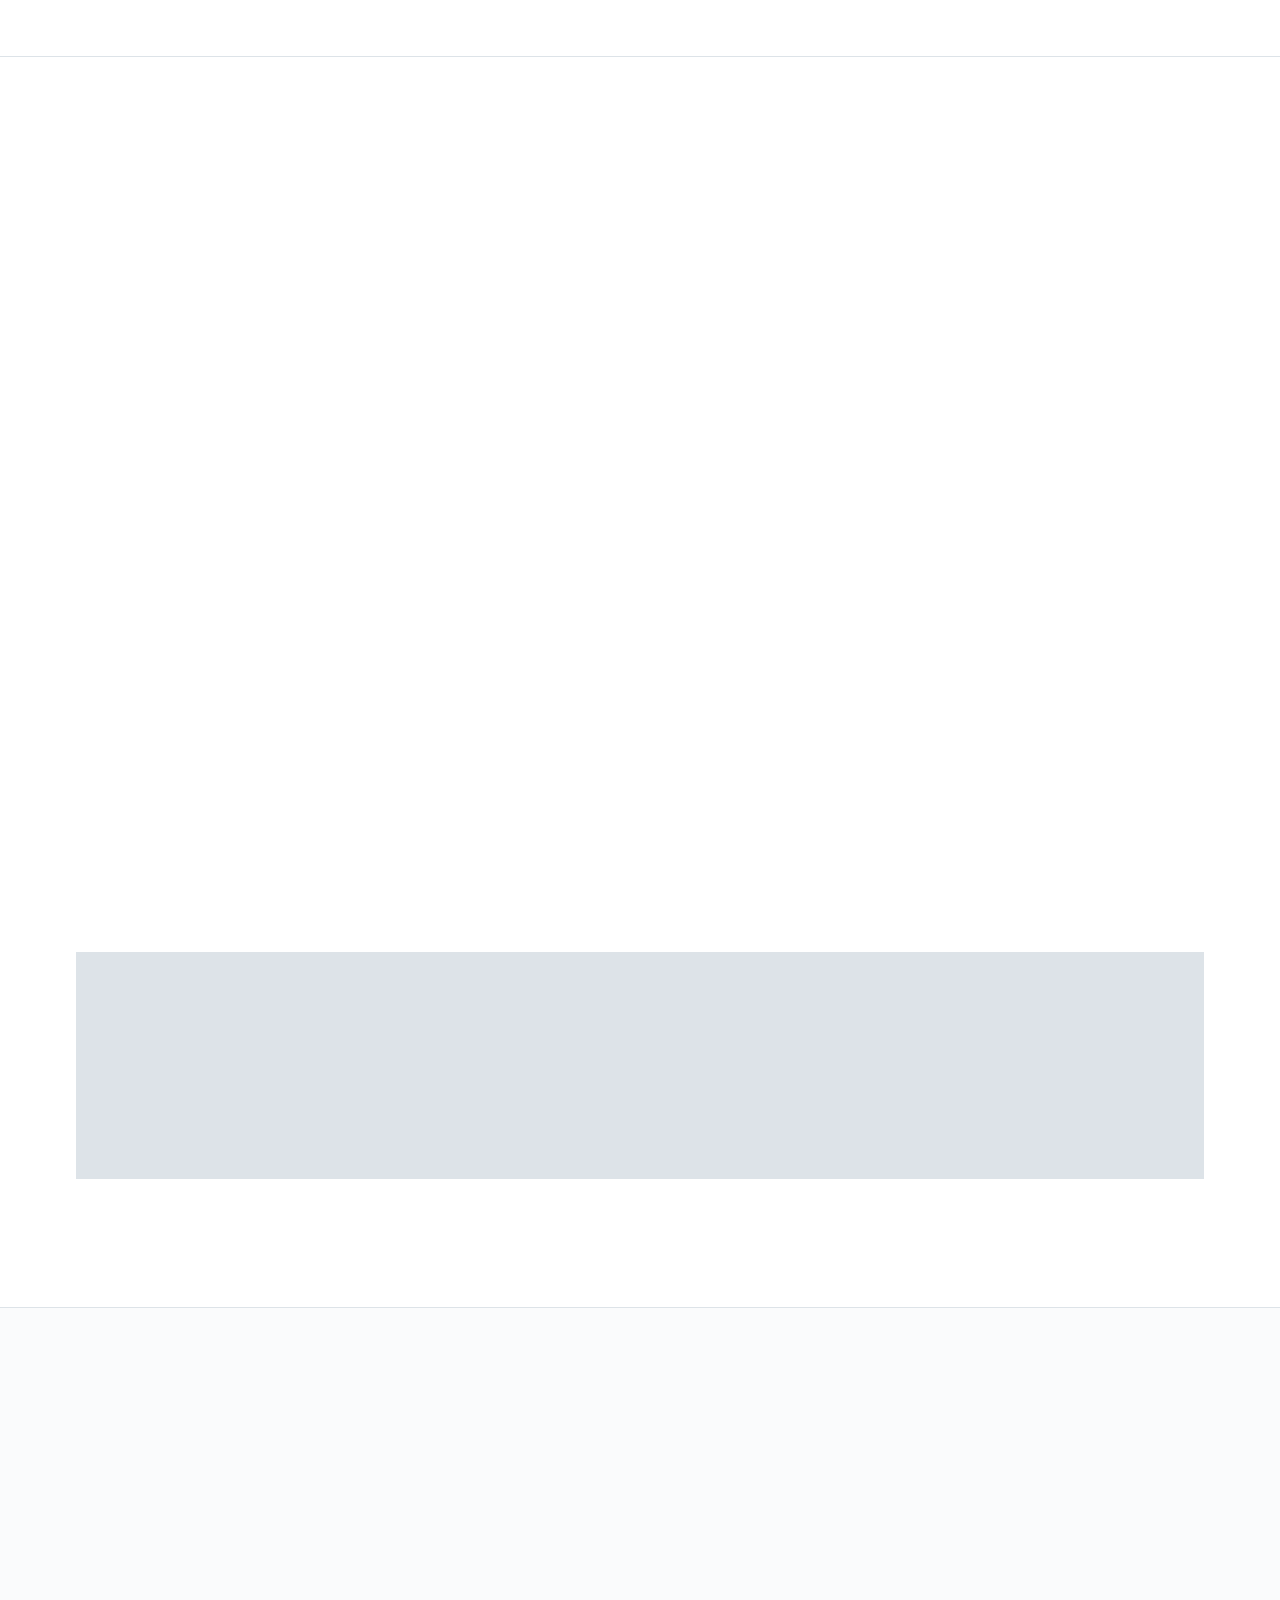
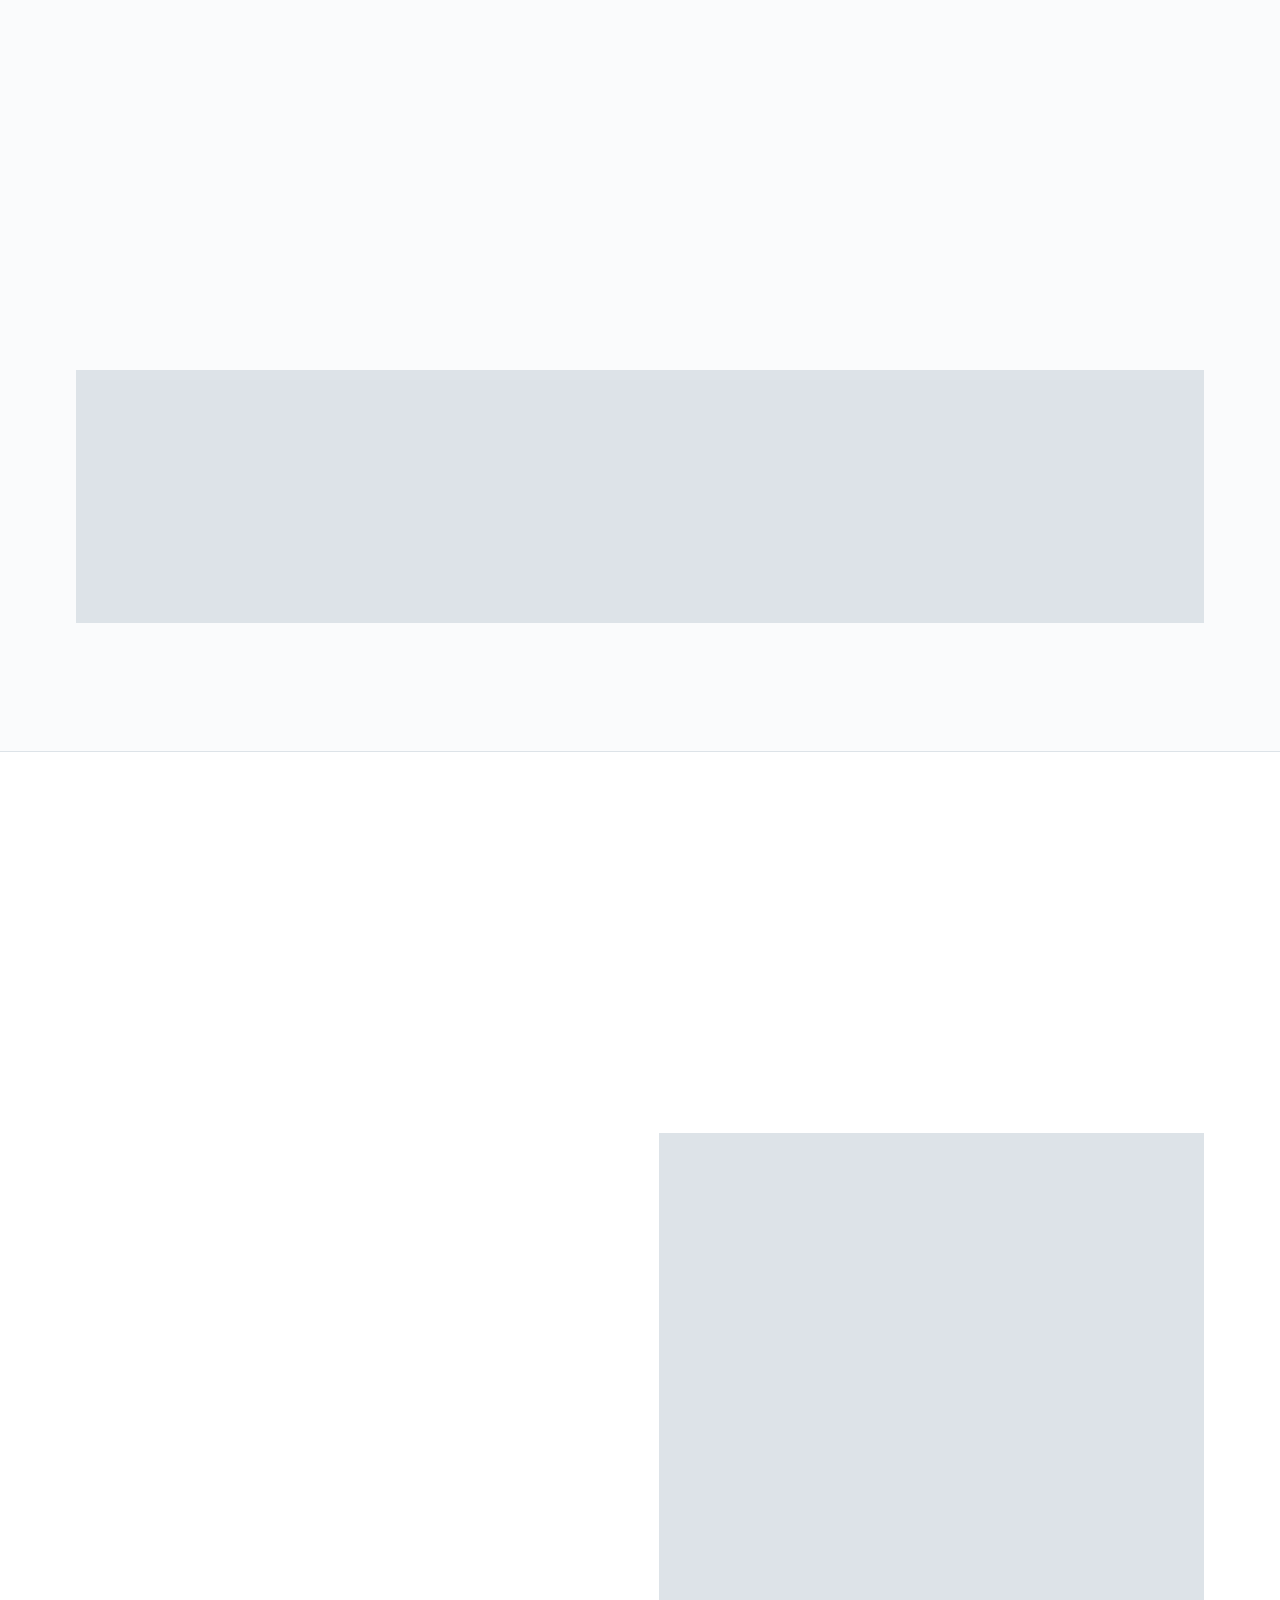
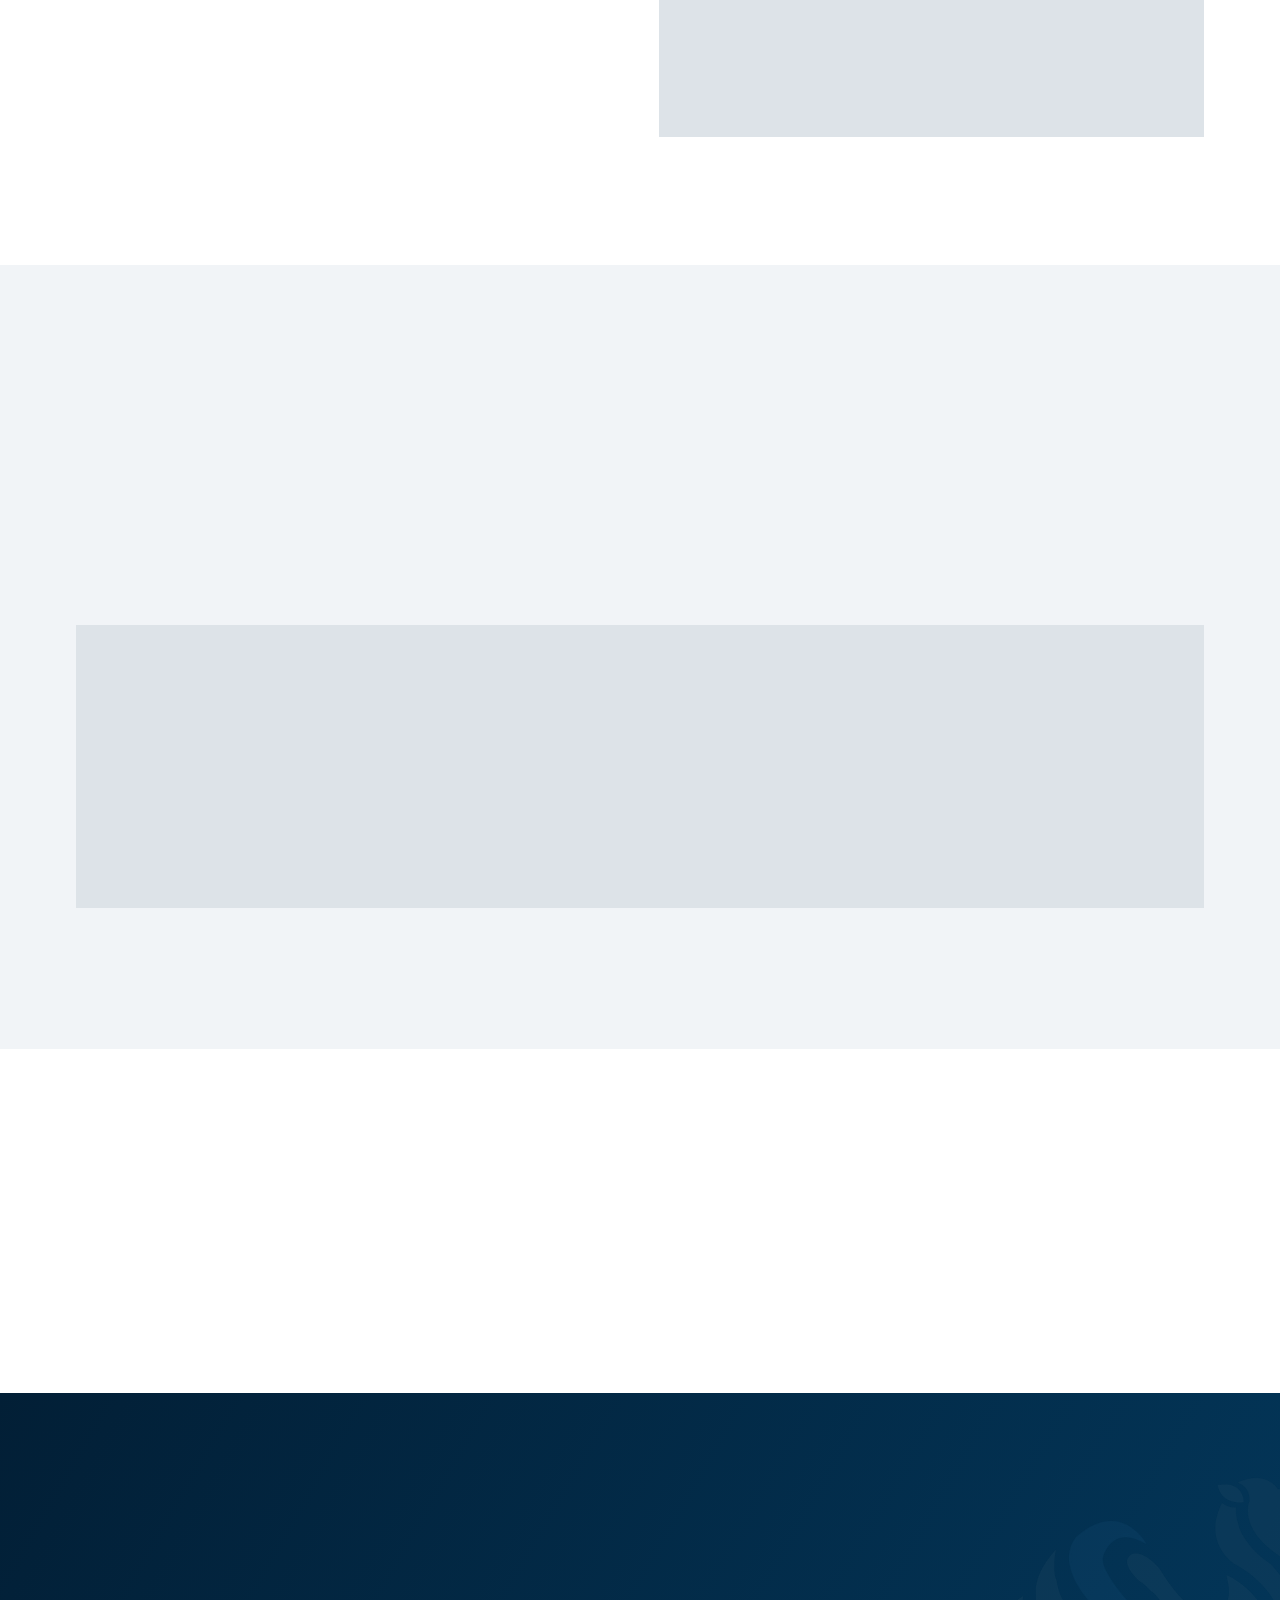
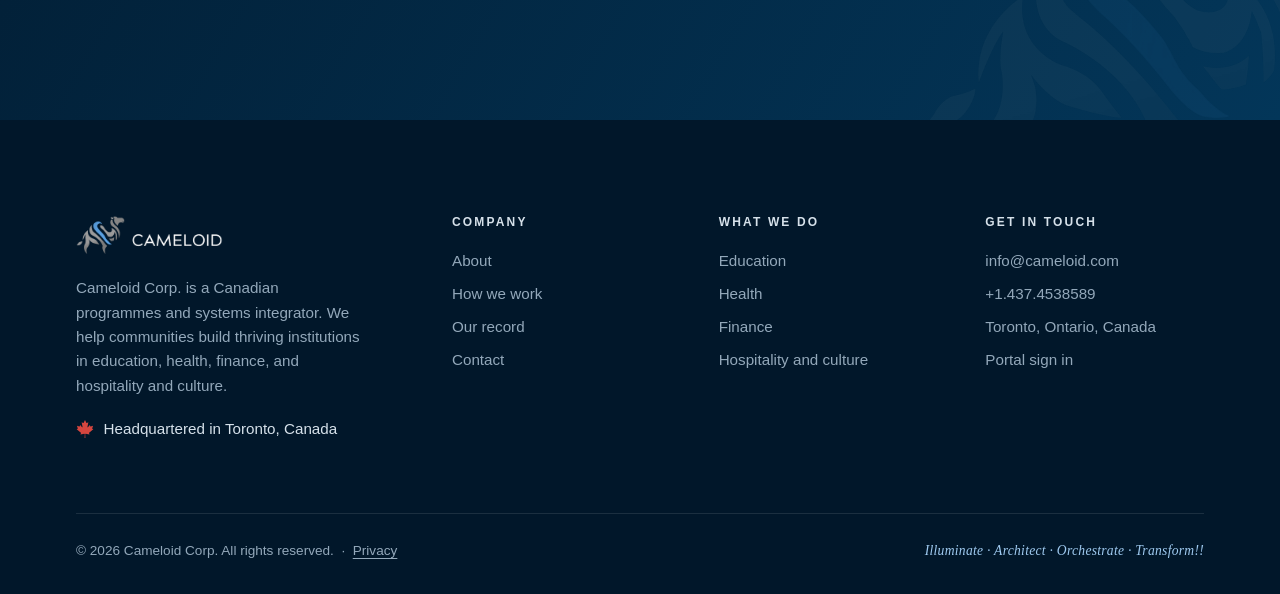
<file: outcomes-1/index.html>
<!DOCTYPE html><html lang="en"><head><meta charset="utf-8"><title>Cameloid Corp.</title><meta http-equiv="refresh" content="0; url=/what-we-do.html"><link rel="canonical" href="https://cameloid.com/what-we-do.html"><meta name="robots" content="noindex"></head><body><p>This page has moved. <a href="/what-we-do.html">Continue to the new page</a>.</p></body></html>
</file>
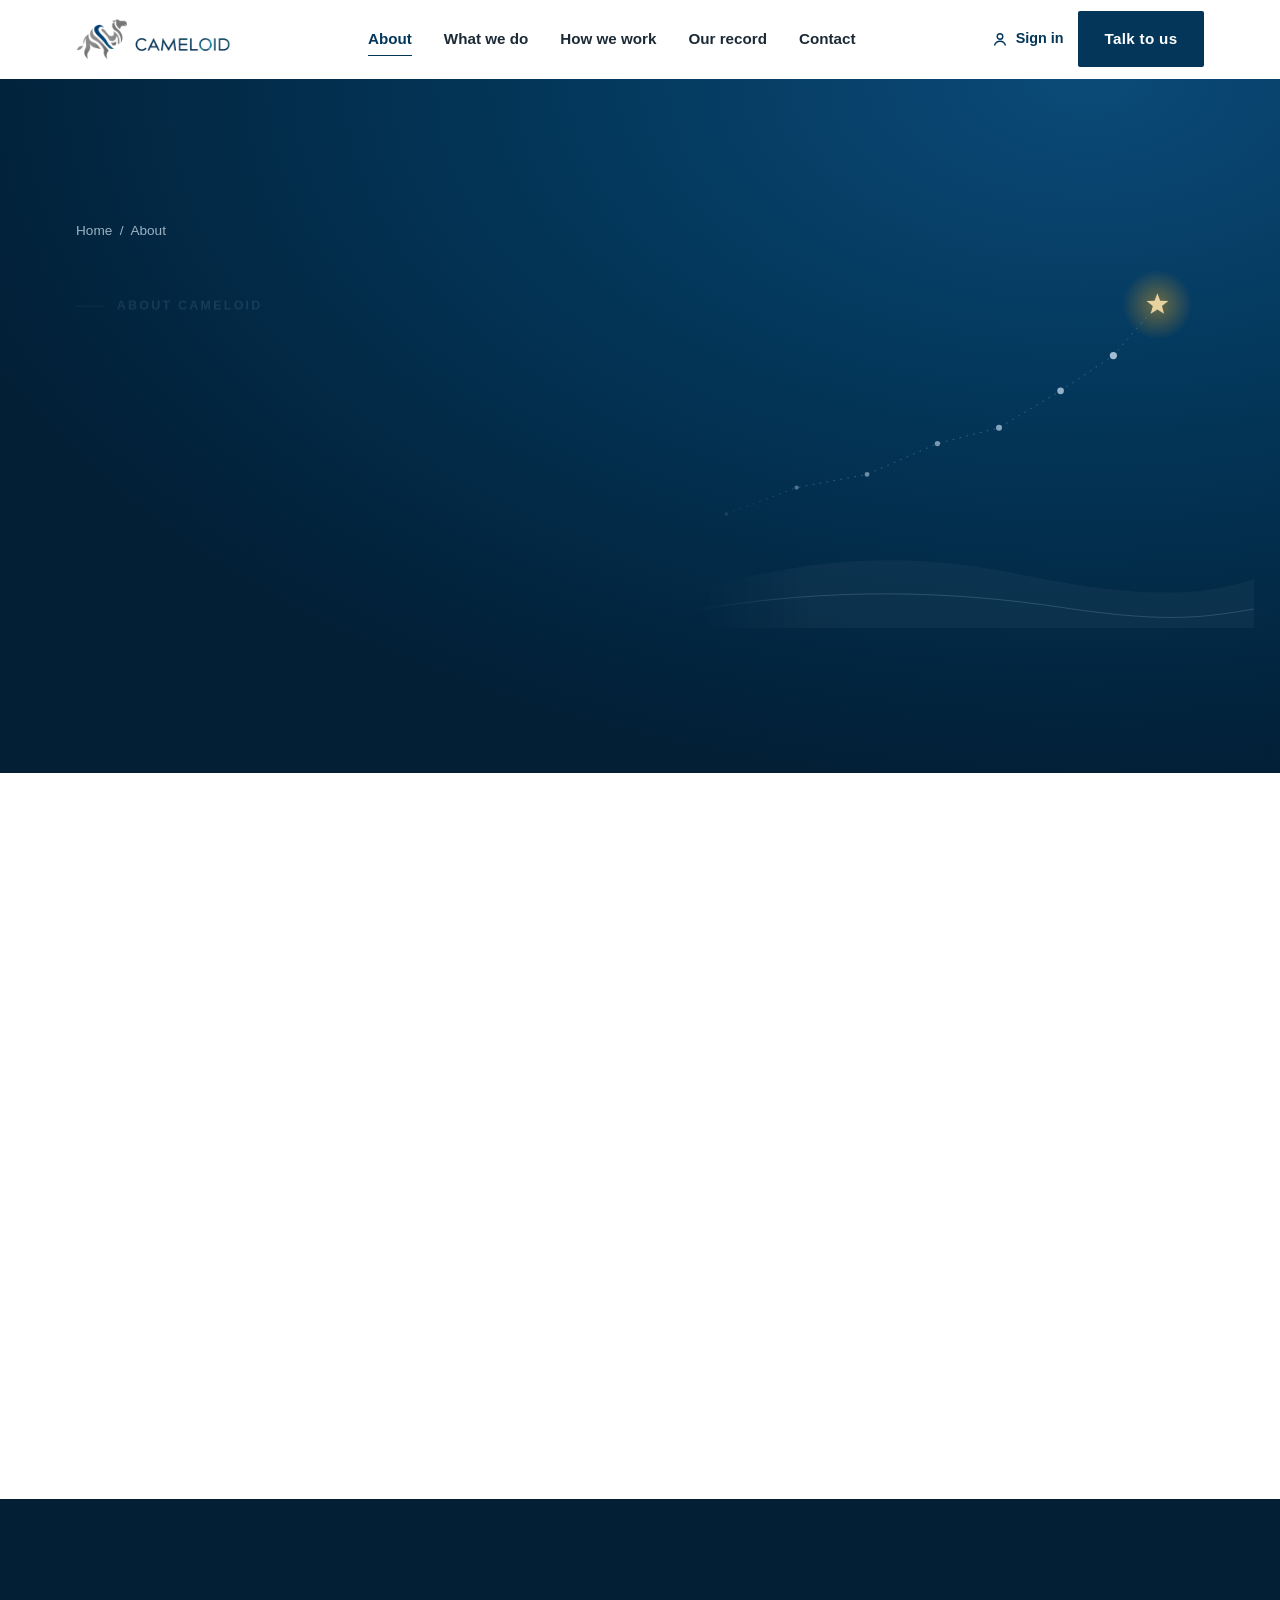
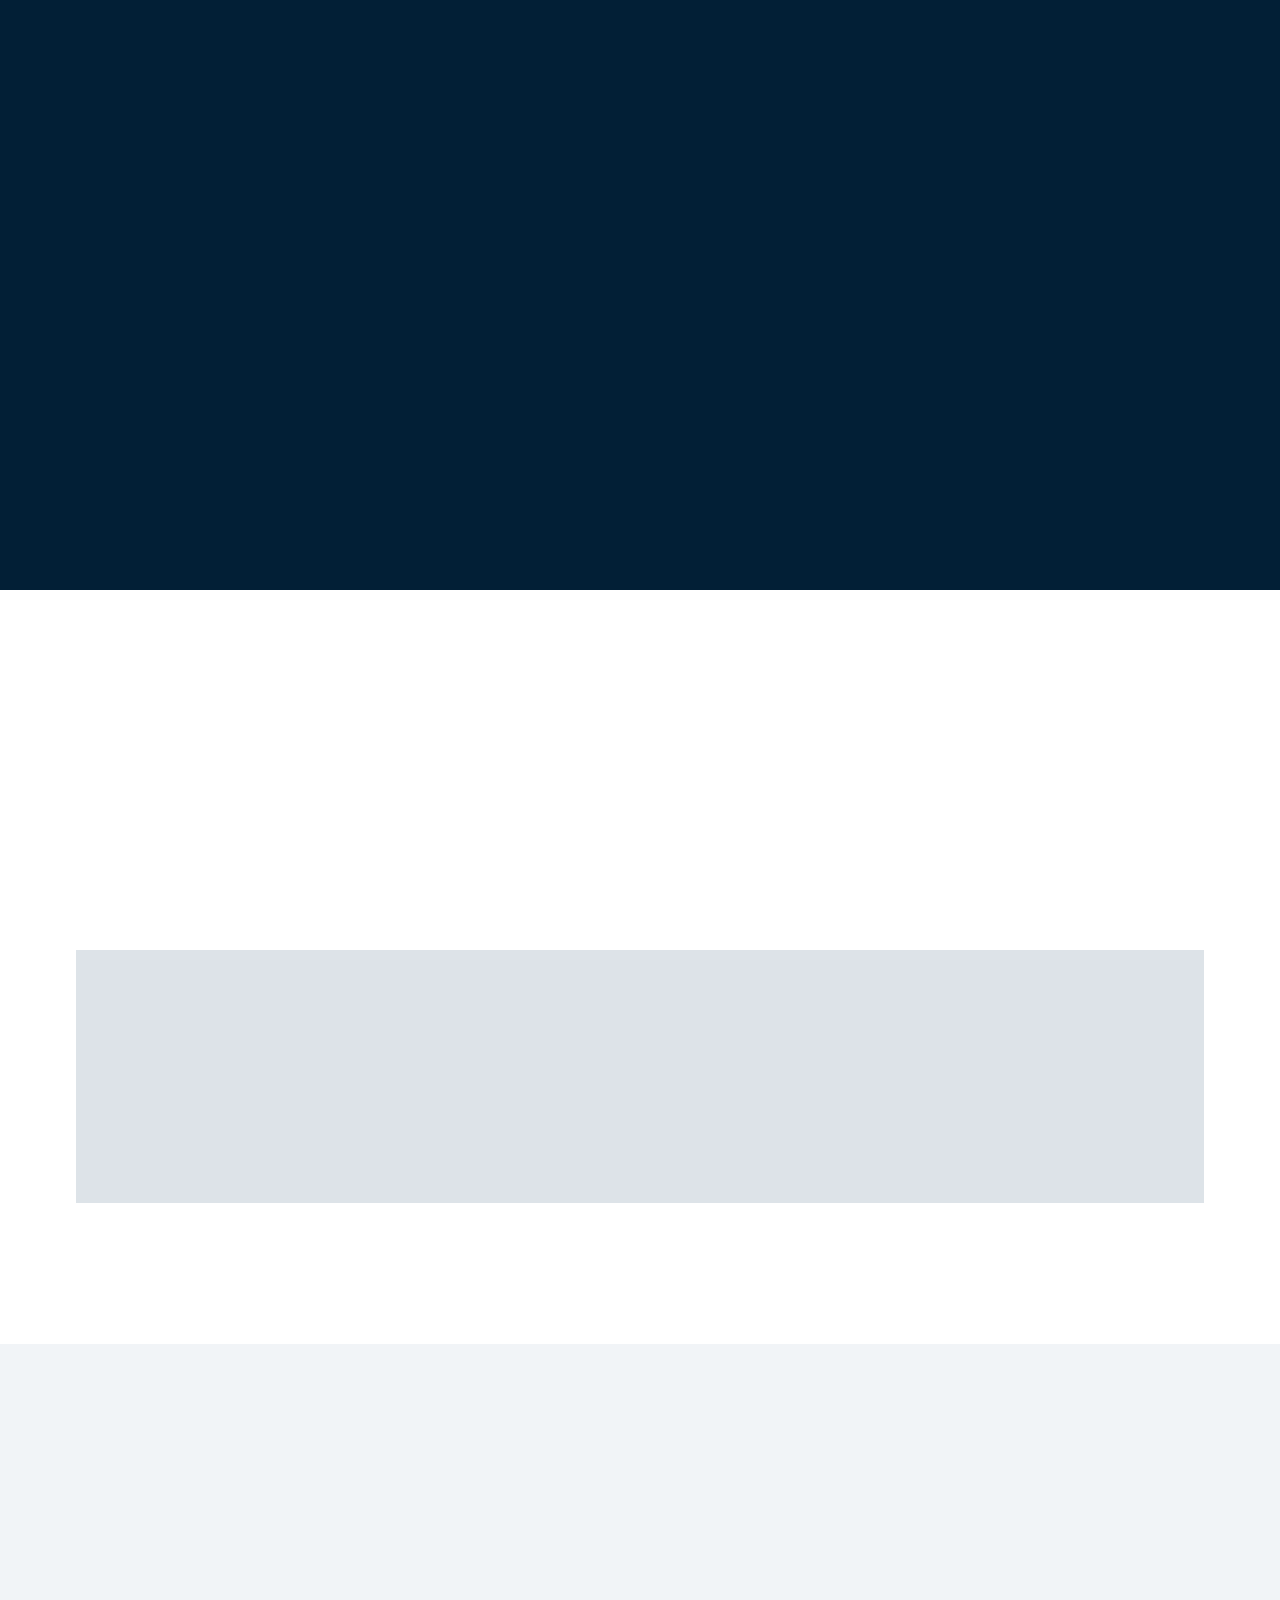
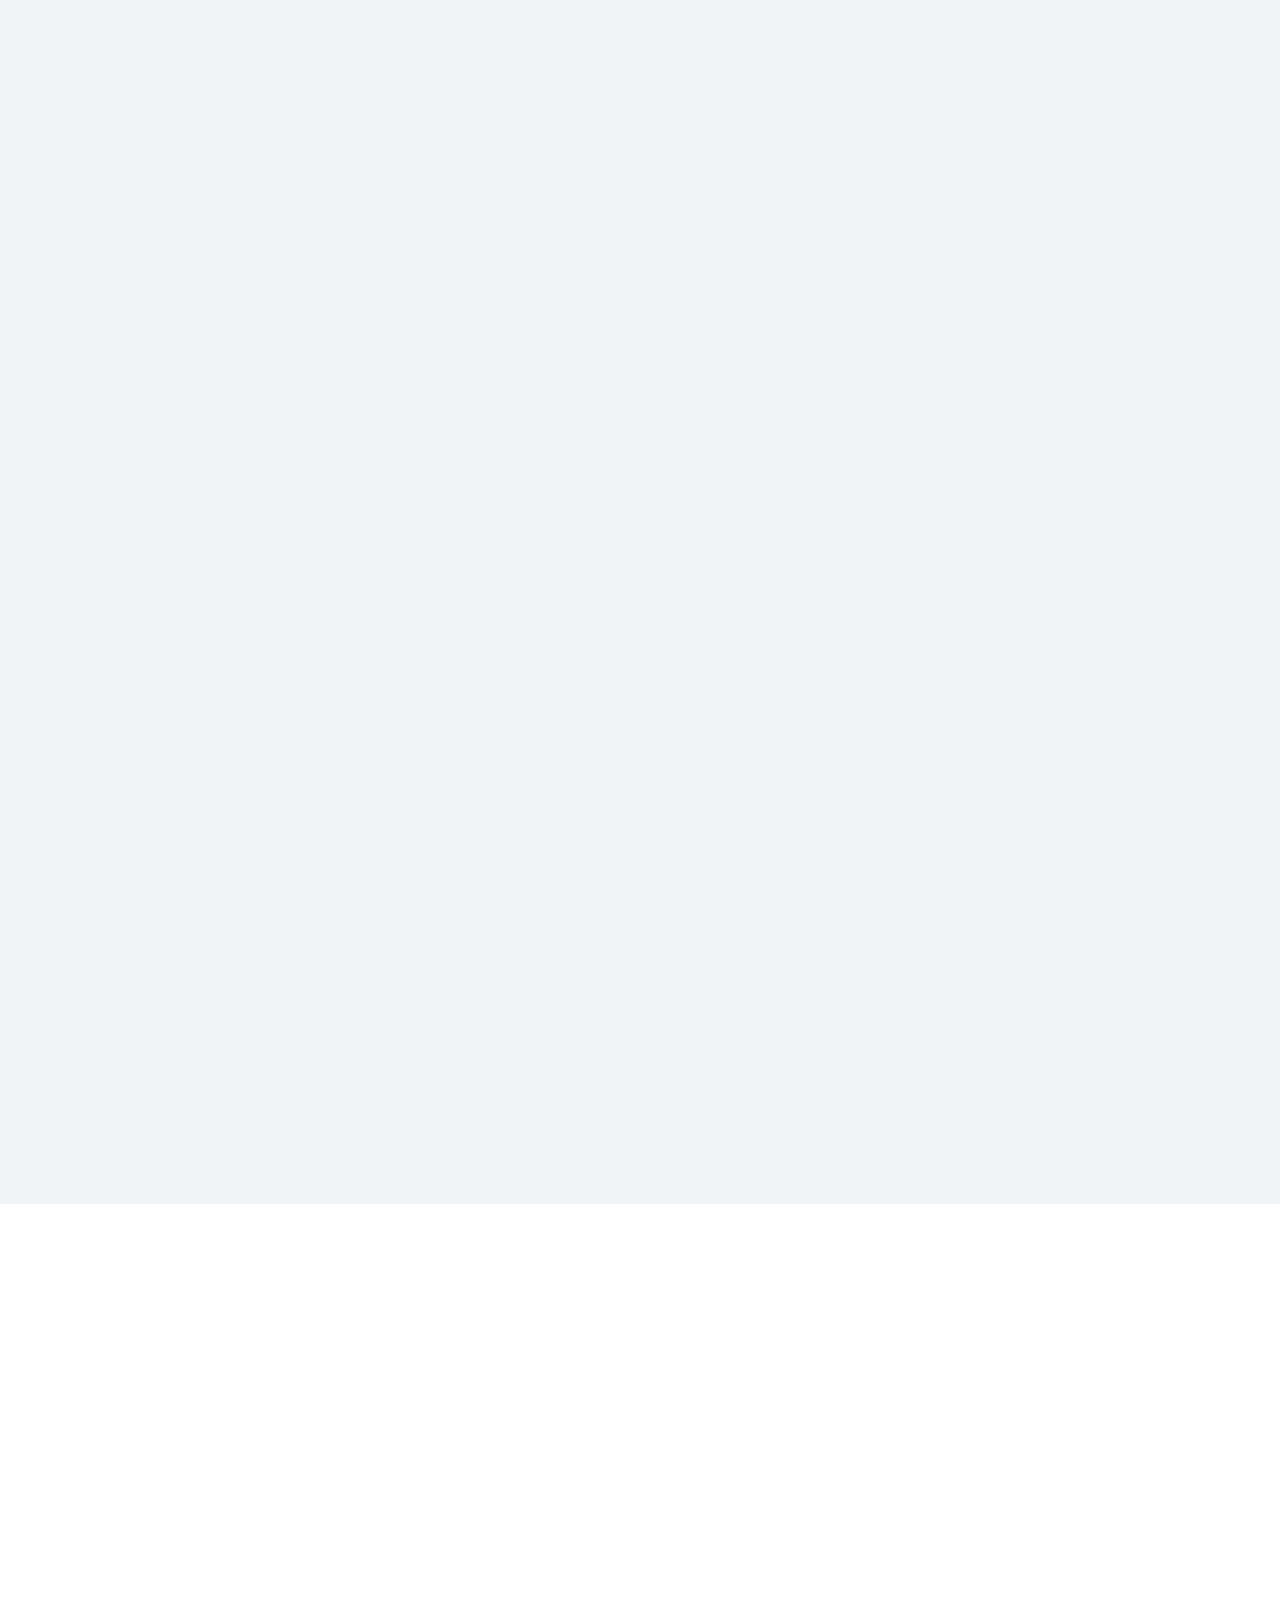
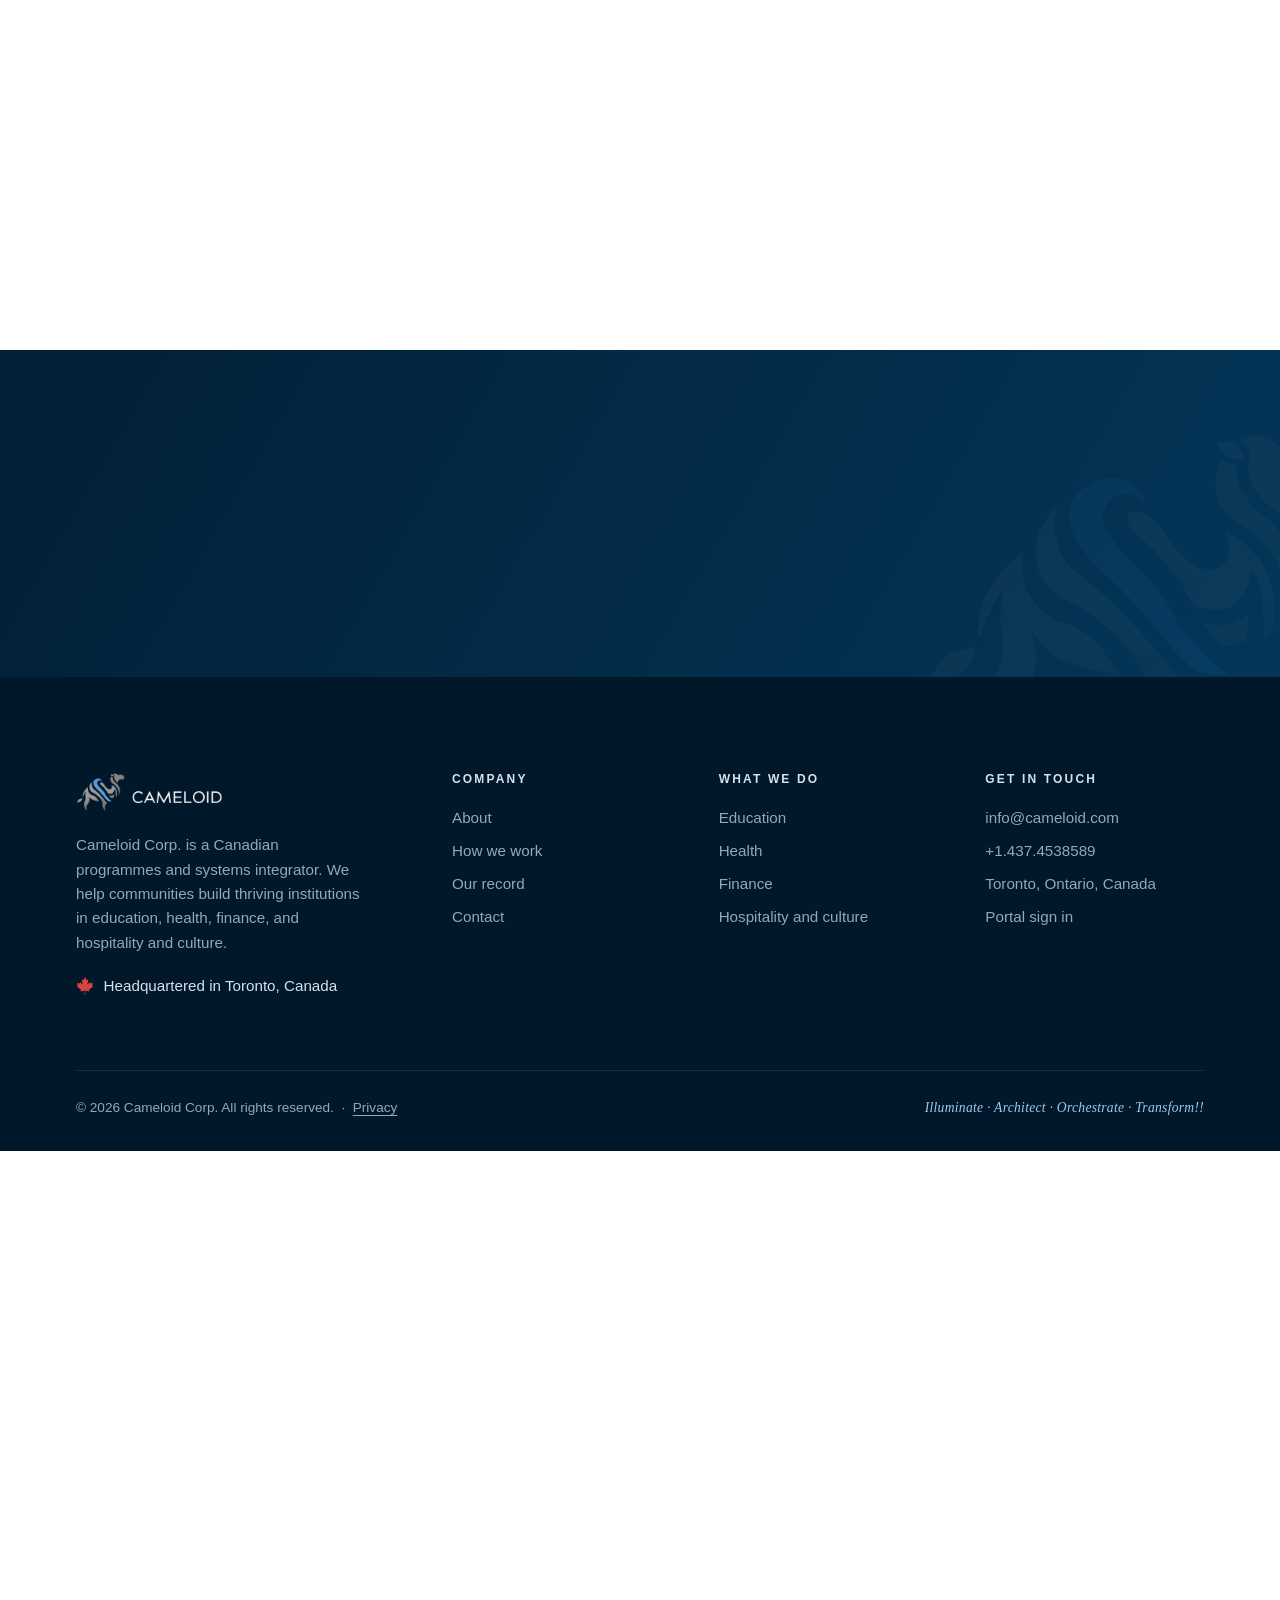
<file: purpose/index.html>
<!DOCTYPE html><html lang="en"><head><meta charset="utf-8"><title>Cameloid Corp.</title><meta http-equiv="refresh" content="0; url=/about.html"><link rel="canonical" href="https://cameloid.com/about.html"><meta name="robots" content="noindex"></head><body><p>This page has moved. <a href="/about.html">Continue to the new page</a>.</p></body></html>
</file>
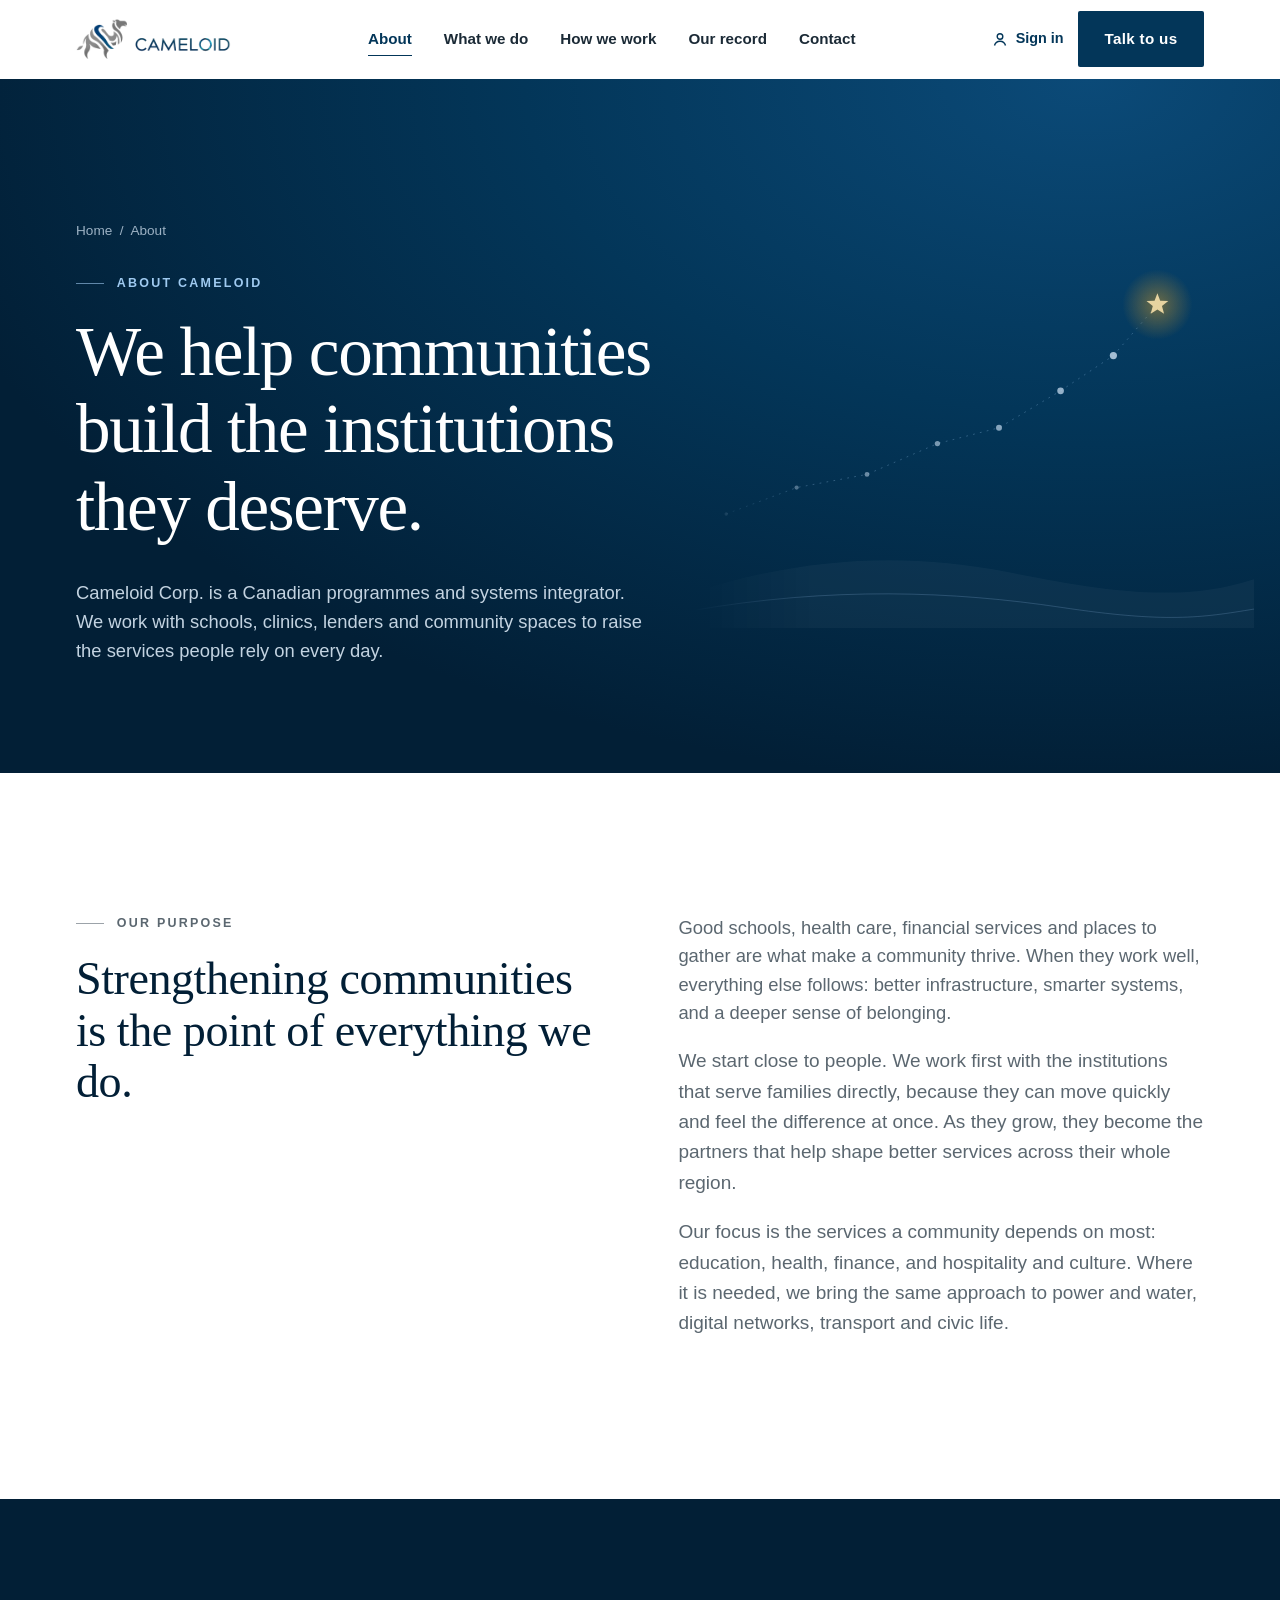
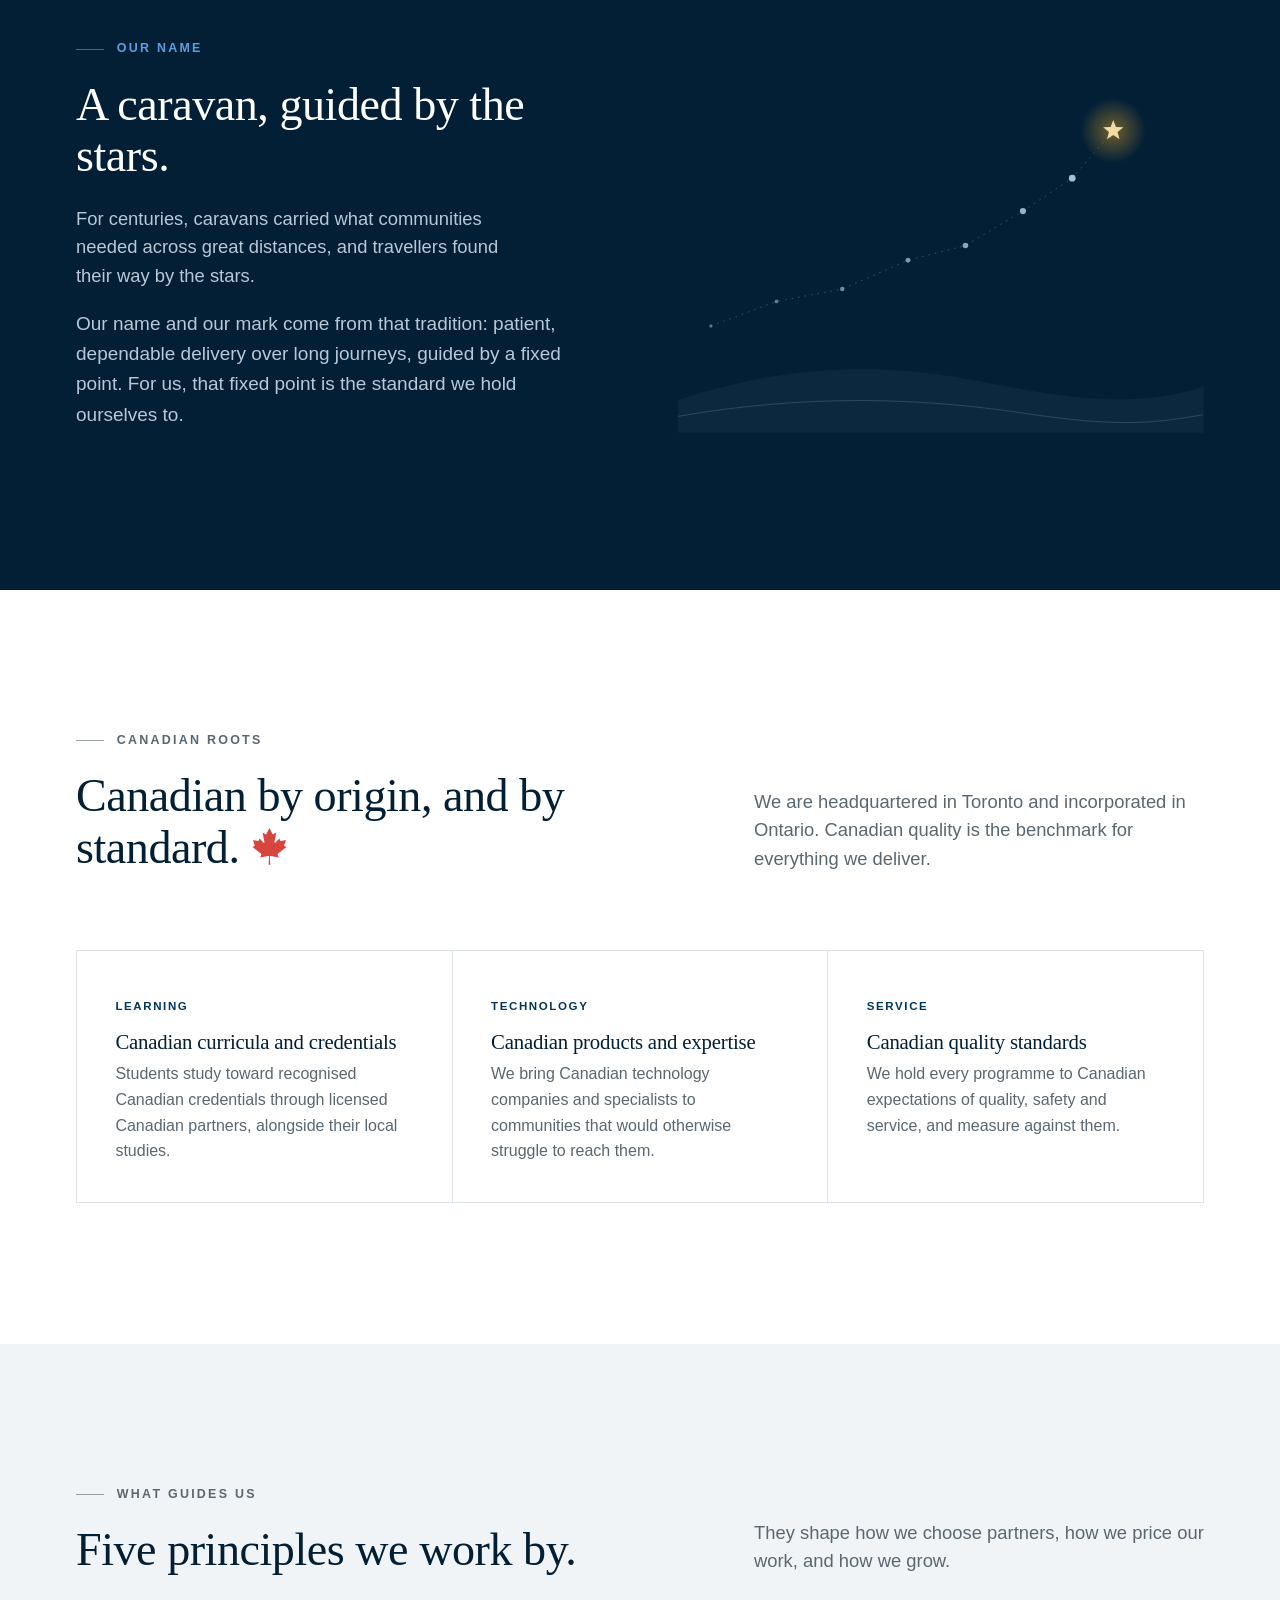
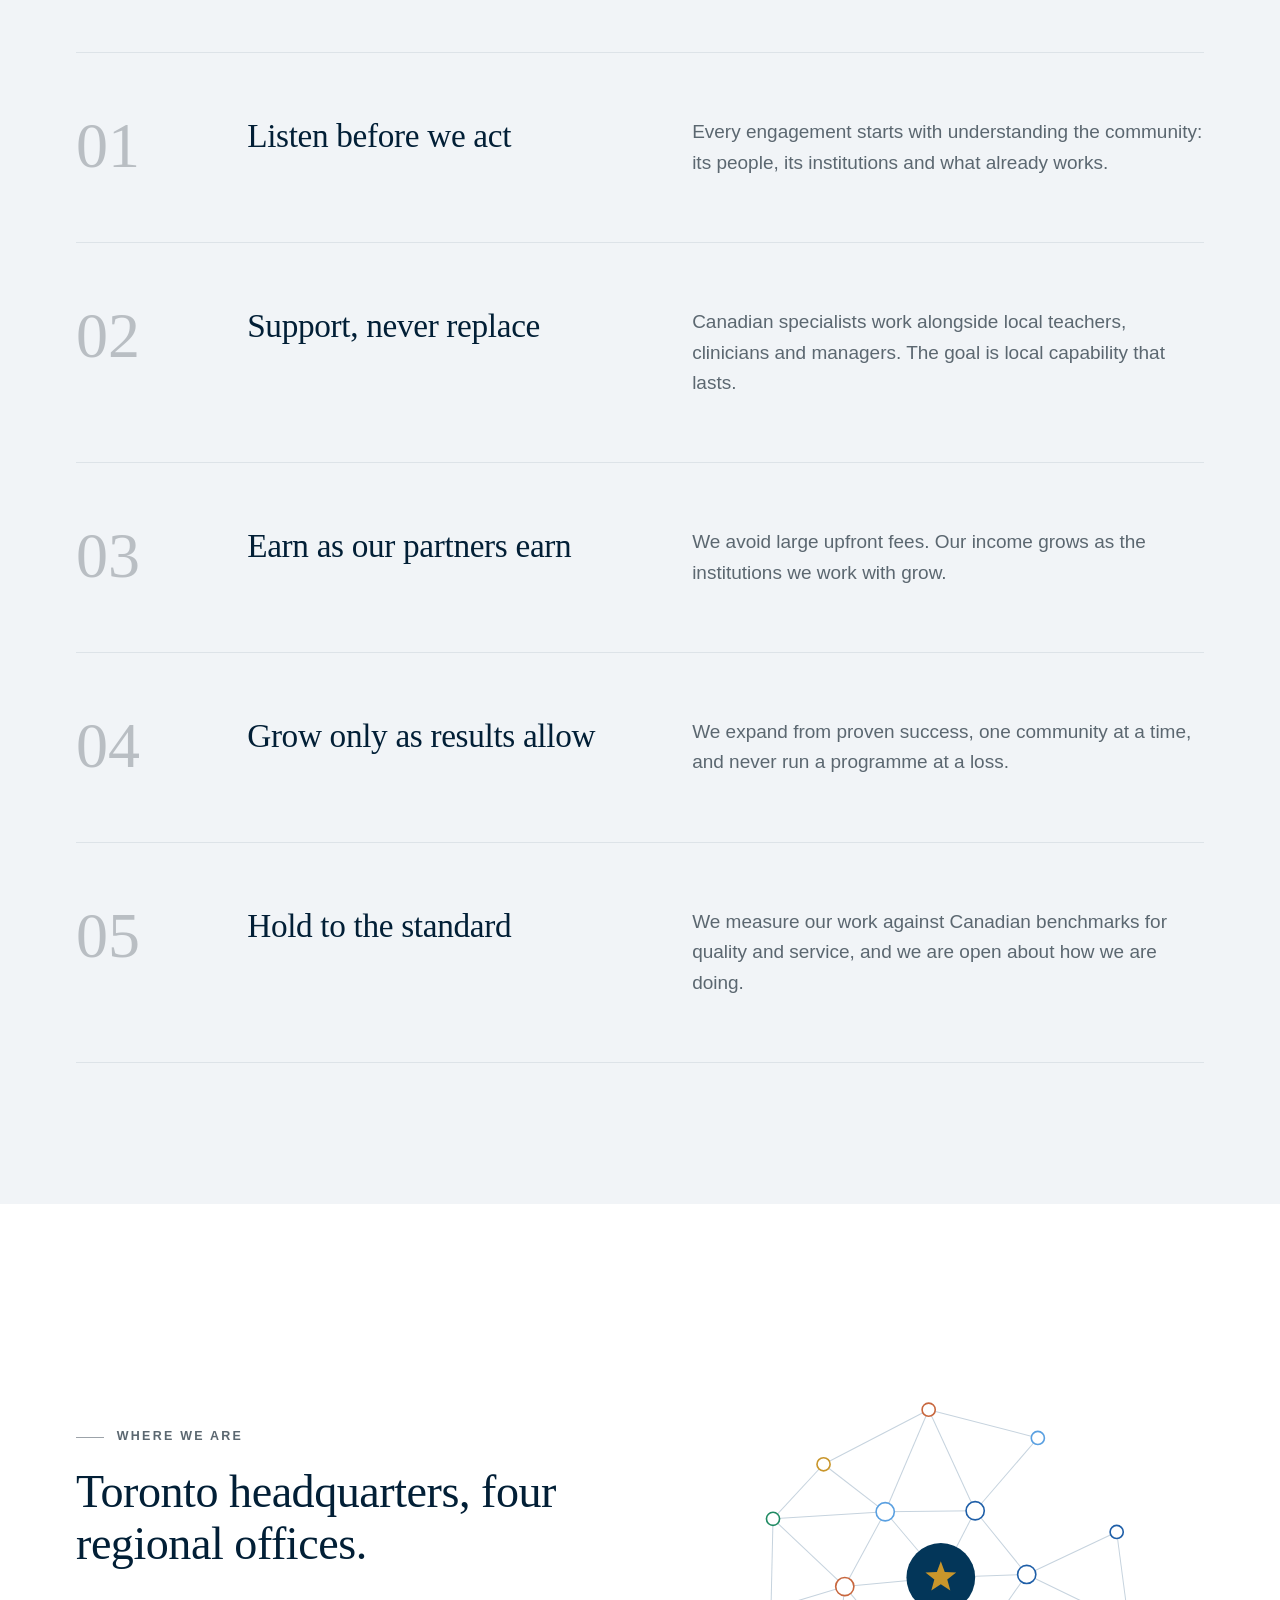
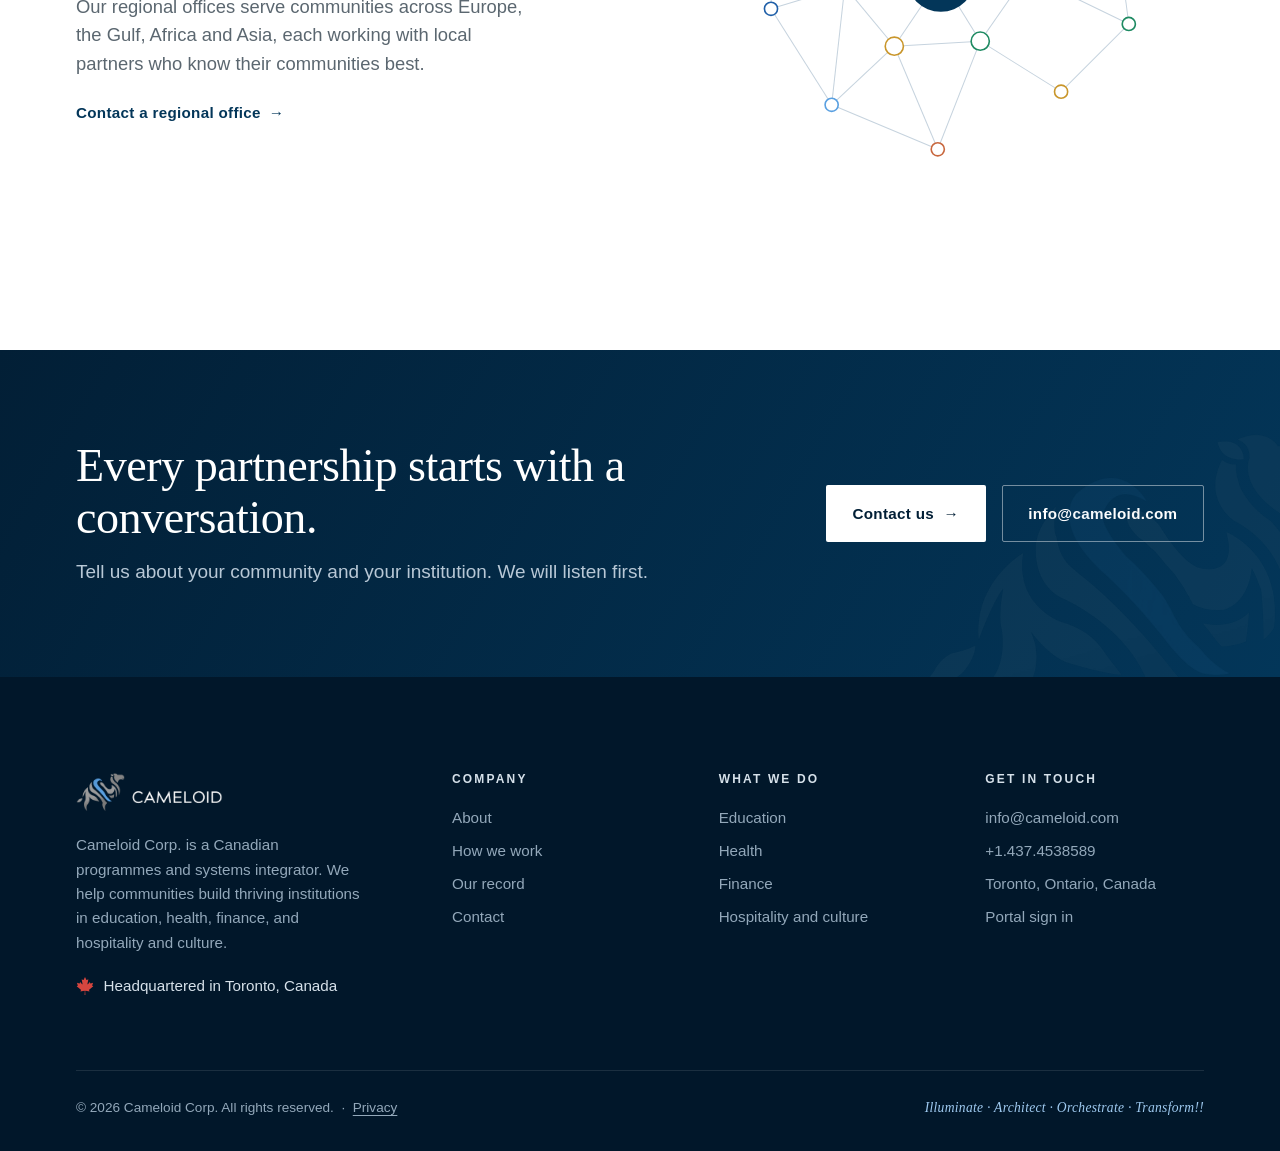
<file: about.html>
<!DOCTYPE html>
<html lang="en">
<head>
<meta charset="utf-8">
<meta name="viewport" content="width=device-width, initial-scale=1">
<title>About | Cameloid Corp.</title>
<meta name="description" content="Cameloid Corp. is a Canadian programmes and systems integrator, headquartered in Toronto, helping communities build thriving institutions.">
<link rel="canonical" href="https://cameloid.com/about.html">
<meta property="og:type" content="website">
<meta property="og:title" content="About | Cameloid Corp.">
<meta property="og:description" content="Cameloid Corp. is a Canadian programmes and systems integrator, headquartered in Toronto, helping communities build thriving institutions.">
<meta property="og:url" content="https://cameloid.com/about.html">
<meta property="og:image" content="https://cameloid.com/assets/img/share.png">
<meta name="theme-color" content="#033659">
<link rel="icon" type="image/png" sizes="32x32" href="assets/img/icon-32.png">
<link rel="apple-touch-icon" href="assets/img/icon-180.png">
<link rel="stylesheet" href="assets/css/site.css">
</head>
<body>
<a class="skip" href="#main">Skip to content</a>
<header class="site-header">
  <div class="wrap nav">
    <a class="brand" href="index.html" aria-label="Cameloid Corp. home"><img src="assets/img/logo-light.png" alt="Cameloid" width="155" height="40"></a>
    <nav aria-label="Main"><ul class="nav-links"><li><a href="about.html" aria-current="page">About</a></li><li><a href="what-we-do.html">What we do</a></li><li><a href="how-we-work.html">How we work</a></li><li><a href="our-record.html">Our record</a></li><li><a href="contact.html">Contact</a></li><li class="m-only"><a href="sign-in.html">Sign in</a></li></ul></nav>
    <div class="nav-cta">
      <a class="signin" href="sign-in.html"><svg viewBox="0 0 16 16" aria-hidden="true"><g fill="none" stroke="currentColor" stroke-width="1.4"><circle cx="8" cy="5.5" r="2.8"/><path d="M2.5 14.5c.8-2.8 3-4.2 5.5-4.2s4.7 1.4 5.5 4.2"/></g></svg>Sign in</a>
      <a class="btn btn-primary" href="contact.html">Talk to us</a>
      <button class="menu-btn" aria-label="Menu" aria-expanded="false"><span></span><span></span><span></span></button>
    </div>
  </div>
</header>
<main id="main">
<section class="page-hero dark"><svg class="art" viewBox="0 0 640 460" aria-hidden="true"><defs><radialGradient id="glow"><stop offset="0" stop-color="#C9962B" stop-opacity=".55"/><stop offset="1" stop-color="#C9962B" stop-opacity="0"/></radialGradient></defs><path d="M0 420 C120 380 240 372 360 396 S560 430 640 404 V460 H0Z" fill="rgba(255,255,255,.04)"/><path d="M0 440 C160 412 300 418 420 436 S580 448 640 438" fill="none" stroke="rgba(159,202,240,.25)"/><polyline fill="none" stroke="rgba(159,202,240,.35)" stroke-dasharray="2 6" points="40,330 120,300 200,285 280,250 350,232 420,190 480,150 530,92"/><circle cx="40" cy="330" r="2.0" fill="#cfe2f4" opacity="0.40"/><circle cx="120" cy="300" r="2.4" fill="#cfe2f4" opacity="0.47"/><circle cx="200" cy="285" r="2.7" fill="#cfe2f4" opacity="0.54"/><circle cx="280" cy="250" r="3.0" fill="#cfe2f4" opacity="0.61"/><circle cx="350" cy="232" r="3.4" fill="#cfe2f4" opacity="0.68"/><circle cx="420" cy="190" r="3.8" fill="#cfe2f4" opacity="0.75"/><circle cx="480" cy="150" r="4.1" fill="#cfe2f4" opacity="0.82"/><circle cx="530" cy="92" r="40" fill="url(#glow)"/><g fill="#f3dca4"><polygon  points="530.0,79.0 533.2,87.6 542.4,88.0 535.2,93.7 537.6,102.5 530.0,97.5 522.4,102.5 524.8,93.7 517.6,88.0 526.8,87.6"/></g></svg>
  <div class="wrap"><p class="crumbs"><a href="index.html">Home</a> &nbsp;/&nbsp; About</p>
  <p class="eyebrow rv">About Cameloid</p><h1 class="rv" style="--rd:.08s">We help communities build the institutions they deserve.</h1><p class="lede rv" style="--rd:.16s">Cameloid Corp. is a Canadian programmes and systems integrator. We work with schools, clinics, lenders and community spaces to raise the services people rely on every day.</p></div>
</section>
<section class="sec">
  <div class="wrap split" style="align-items:start">
    <div class="rv"><p class="eyebrow">Our purpose</p><h2>Strengthening communities is the point of everything we do.</h2></div>
    <div class="rv" style="--rd:.1s"><p class="lede" style="max-width:none">Good schools, health care, financial services and places to gather are what make a community thrive. When they work well, everything else follows: better infrastructure, smarter systems, and a deeper sense of belonging.</p>
    <p style="color:var(--muted)">We start close to people. We work first with the institutions that serve families directly, because they can move quickly and feel the difference at once. As they grow, they become the partners that help shape better services across their whole region.</p>
    <p style="color:var(--muted)">Our focus is the services a community depends on most: education, health, finance, and hospitality and culture. Where it is needed, we bring the same approach to power and water, digital networks, transport and civic life.</p></div>
  </div>
</section>

<section class="sec bg-deep" style="overflow:hidden">
  <div class="wrap split">
    <div class="rv"><p class="eyebrow">Our name</p><h2>A caravan, guided by the stars.</h2><p class="lede">For centuries, caravans carried what communities needed across great distances, and travellers found their way by the stars.</p><p style="color:#b8c8d6">Our name and our mark come from that tradition: patient, dependable delivery over long journeys, guided by a fixed point. For us, that fixed point is the standard we hold ourselves to.</p></div>
    <div class="rv" style="--rd:.15s"><svg style="width:100%;height:auto" viewBox="0 0 640 460" aria-hidden="true"><defs><radialGradient id="glow"><stop offset="0" stop-color="#C9962B" stop-opacity=".55"/><stop offset="1" stop-color="#C9962B" stop-opacity="0"/></radialGradient></defs><path d="M0 420 C120 380 240 372 360 396 S560 430 640 404 V460 H0Z" fill="rgba(255,255,255,.04)"/><path d="M0 440 C160 412 300 418 420 436 S580 448 640 438" fill="none" stroke="rgba(159,202,240,.25)"/><polyline fill="none" stroke="rgba(159,202,240,.35)" stroke-dasharray="2 6" points="40,330 120,300 200,285 280,250 350,232 420,190 480,150 530,92"/><circle cx="40" cy="330" r="2.0" fill="#cfe2f4" opacity="0.40"/><circle cx="120" cy="300" r="2.4" fill="#cfe2f4" opacity="0.47"/><circle cx="200" cy="285" r="2.7" fill="#cfe2f4" opacity="0.54"/><circle cx="280" cy="250" r="3.0" fill="#cfe2f4" opacity="0.61"/><circle cx="350" cy="232" r="3.4" fill="#cfe2f4" opacity="0.68"/><circle cx="420" cy="190" r="3.8" fill="#cfe2f4" opacity="0.75"/><circle cx="480" cy="150" r="4.1" fill="#cfe2f4" opacity="0.82"/><circle cx="530" cy="92" r="40" fill="url(#glow)"/><g fill="#f3dca4"><polygon  points="530.0,79.0 533.2,87.6 542.4,88.0 535.2,93.7 537.6,102.5 530.0,97.5 522.4,102.5 524.8,93.7 517.6,88.0 526.8,87.6"/></g></svg></div>
  </div>
</section>

<section class="sec">
  <div class="wrap">
    <div class="sec-head"><div class="rv"><p class="eyebrow">Canadian roots</p><h2>Canadian by origin, and by standard. <svg class="maple" viewBox="-2015 -2000 4030 4030" aria-hidden="true"><path d="m-90 2030 45-863a95 95 0 0 0-111-98l-859 151 116-320a65 65 0 0 0-20-73l-941-762 212-99a65 65 0 0 0 34-79l-186-572 542 115a65 65 0 0 0 73-38l105-247 423 454a65 65 0 0 0 111-57l-204-1052 327 189a65 65 0 0 0 91-27l332-652 332 652a65 65 0 0 0 91 27l327-189-204 1052a65 65 0 0 0 111 57l423-454 105 247a65 65 0 0 0 73 38l542-115-186 572a65 65 0 0 0 34 79l212 99-941 762a65 65 0 0 0-20 73l116 320-859-151a95 95 0 0 0-111 98l45 863z"/></svg></h2></div><p class="lede rv">We are headquartered in Toronto and incorporated in Ontario. Canadian quality is the benchmark for everything we deliver.</p></div>
    <div class="offer o-3" style="--c:var(--navy)">
      <div class="rv"><span class="tag">Learning</span><h3>Canadian curricula and credentials</h3><p>Students study toward recognised Canadian credentials through licensed Canadian partners, alongside their local studies.</p></div>
      <div class="rv" style="--rd:.08s"><span class="tag">Technology</span><h3>Canadian products and expertise</h3><p>We bring Canadian technology companies and specialists to communities that would otherwise struggle to reach them.</p></div>
      <div class="rv" style="--rd:.16s"><span class="tag">Service</span><h3>Canadian quality standards</h3><p>We hold every programme to Canadian expectations of quality, safety and service, and measure against them.</p></div>
    </div>
  </div>
</section>

<section class="sec bg-mist">
  <div class="wrap">
    <div class="sec-head"><div class="rv"><p class="eyebrow">What guides us</p><h2>Five principles we work by.</h2></div><p class="lede rv">They shape how we choose partners, how we price our work, and how we grow.</p></div>
    <div class="phase rv" style="grid-template-columns:120px 1fr 1.3fr"><div class="pn">01</div><h3 style="font-style:normal;color:var(--deep)">Listen before we act</h3><p>Every engagement starts with understanding the community: its people, its institutions and what already works.</p></div><div class="phase rv" style="grid-template-columns:120px 1fr 1.3fr"><div class="pn">02</div><h3 style="font-style:normal;color:var(--deep)">Support, never replace</h3><p>Canadian specialists work alongside local teachers, clinicians and managers. The goal is local capability that lasts.</p></div><div class="phase rv" style="grid-template-columns:120px 1fr 1.3fr"><div class="pn">03</div><h3 style="font-style:normal;color:var(--deep)">Earn as our partners earn</h3><p>We avoid large upfront fees. Our income grows as the institutions we work with grow.</p></div><div class="phase rv" style="grid-template-columns:120px 1fr 1.3fr"><div class="pn">04</div><h3 style="font-style:normal;color:var(--deep)">Grow only as results allow</h3><p>We expand from proven success, one community at a time, and never run a programme at a loss.</p></div><div class="phase rv" style="grid-template-columns:120px 1fr 1.3fr"><div class="pn">05</div><h3 style="font-style:normal;color:var(--deep)">Hold to the standard</h3><p>We measure our work against Canadian benchmarks for quality and service, and we are open about how we are doing.</p></div>
  </div>
</section>

<section class="sec">
  <div class="wrap split">
    <div class="rv"><p class="eyebrow">Where we are</p><h2>Toronto headquarters, four regional offices.</h2><p class="lede">Our regional offices serve communities across Europe, the Gulf, Africa and Asia, each working with local partners who know their communities best.</p><a class="link-arrow" href="contact.html">Contact a regional office <span>&rarr;</span></a></div>
    <div class="rv" style="--rd:.1s"><svg viewBox="0 0 520 460" role="img" aria-label="A network of partner institutions connected around a central star"><line class="nl" x1="260" y1="230" x2="345" y2="227"/><line class="nl" x1="345" y1="227" x2="299" y2="293"/><line class="nl" x1="345" y1="227" x2="294" y2="164"/><line class="nl" x1="345" y1="227" x2="446" y2="276"/><line class="nl" x1="345" y1="227" x2="434" y2="185"/><line class="nl" x1="260" y1="230" x2="299" y2="293"/><line class="nl" x1="299" y1="293" x2="214" y2="298"/><line class="nl" x1="299" y1="293" x2="379" y2="343"/><line class="nl" x1="299" y1="293" x2="257" y2="400"/><line class="nl" x1="260" y1="230" x2="214" y2="298"/><line class="nl" x1="214" y1="298" x2="165" y2="239"/><line class="nl" x1="214" y1="298" x2="257" y2="400"/><line class="nl" x1="214" y1="298" x2="152" y2="356"/><line class="nl" x1="260" y1="230" x2="165" y2="239"/><line class="nl" x1="165" y1="239" x2="205" y2="165"/><line class="nl" x1="165" y1="239" x2="152" y2="356"/><line class="nl" x1="165" y1="239" x2="92" y2="261"/><line class="nl" x1="165" y1="239" x2="94" y2="172"/><line class="nl" x1="260" y1="230" x2="205" y2="165"/><line class="nl" x1="205" y1="165" x2="294" y2="164"/><line class="nl" x1="205" y1="165" x2="94" y2="172"/><line class="nl" x1="205" y1="165" x2="144" y2="118"/><line class="nl" x1="205" y1="165" x2="248" y2="64"/><line class="nl" x1="260" y1="230" x2="294" y2="164"/><line class="nl" x1="294" y1="164" x2="248" y2="64"/><line class="nl" x1="294" y1="164" x2="356" y2="92"/><line class="nl" x1="446" y1="276" x2="379" y2="343"/><line class="nl" x1="446" y1="276" x2="434" y2="185"/><line class="nl" x1="257" y1="400" x2="152" y2="356"/><line class="nl" x1="152" y1="356" x2="92" y2="261"/><line class="nl" x1="92" y1="261" x2="94" y2="172"/><line class="nl" x1="94" y1="172" x2="144" y2="118"/><line class="nl" x1="144" y1="118" x2="248" y2="64"/><line class="nl" x1="248" y1="64" x2="356" y2="92"/><circle class="nn" style="--c:#1F5FA8" cx="345" cy="227" r="9"/><circle class="nn" style="--c:#1E8A62" cx="299" cy="293" r="9"/><circle class="nn" style="--c:#C9962B" cx="214" cy="298" r="9"/><circle class="nn" style="--c:#C8673E" cx="165" cy="239" r="9"/><circle class="nn" style="--c:#5AA0E1" cx="205" cy="165" r="9"/><circle class="nn" style="--c:#1F5FA8" cx="294" cy="164" r="9"/><circle class="nn" style="--c:#1E8A62" cx="446" cy="276" r="6.5"/><circle class="nn" style="--c:#C9962B" cx="379" cy="343" r="6.5"/><circle class="nn" style="--c:#C8673E" cx="257" cy="400" r="6.5"/><circle class="nn" style="--c:#5AA0E1" cx="152" cy="356" r="6.5"/><circle class="nn" style="--c:#1F5FA8" cx="92" cy="261" r="6.5"/><circle class="nn" style="--c:#1E8A62" cx="94" cy="172" r="6.5"/><circle class="nn" style="--c:#C9962B" cx="144" cy="118" r="6.5"/><circle class="nn" style="--c:#C8673E" cx="248" cy="64" r="6.5"/><circle class="nn" style="--c:#5AA0E1" cx="356" cy="92" r="6.5"/><circle class="nn" style="--c:#1F5FA8" cx="434" cy="185" r="6.5"/><circle cx="260" cy="230" r="34" fill="#033659"/><g fill="#C9962B"><polygon  points="260.0,214.0 263.9,224.6 275.2,225.1 266.4,232.1 269.4,242.9 260.0,236.7 250.6,242.9 253.6,232.1 244.8,225.1 256.1,224.6"/></g></svg></div>
  </div>
</section>
<section class="cta sec-tight">
  <img class="mark" src="assets/img/mark-dark.png" alt="" aria-hidden="true">
  <div class="wrap">
    <div class="rv"><h2>Every partnership starts with a conversation.</h2><p>Tell us about your community and your institution. We will listen first.</p></div>
    <div class="act rv" style="--rd:.15s"><a class="btn btn-light" href="contact.html">Contact us <span class="arr">&rarr;</span></a><a class="btn btn-ghost" href="mailto:info@cameloid.com">info@cameloid.com</a></div>
  </div>
</section>
</main>
<footer class="site-footer">
  <div class="wrap">
    <div class="f-grid">
      <div class="f-brand">
        <img src="assets/img/logo-dark.png" alt="Cameloid" width="147" height="38">
        <p>Cameloid Corp. is a Canadian programmes and systems integrator. We help communities build thriving institutions in education, health, finance, and hospitality and culture.</p>
        <div class="f-canada"><svg viewBox="-2015 -2000 4030 4030" aria-hidden="true"><path d="m-90 2030 45-863a95 95 0 0 0-111-98l-859 151 116-320a65 65 0 0 0-20-73l-941-762 212-99a65 65 0 0 0 34-79l-186-572 542 115a65 65 0 0 0 73-38l105-247 423 454a65 65 0 0 0 111-57l-204-1052 327 189a65 65 0 0 0 91-27l332-652 332 652a65 65 0 0 0 91 27l327-189-204 1052a65 65 0 0 0 111 57l423-454 105 247a65 65 0 0 0 73 38l542-115-186 572a65 65 0 0 0 34 79l212 99-941 762a65 65 0 0 0-20 73l116 320-859-151a95 95 0 0 0-111 98l45 863z"/></svg><span>Headquartered in Toronto, Canada</span></div>
      </div>
      <div><h4>Company</h4><ul><li><a href="about.html">About</a></li><li><a href="how-we-work.html">How we work</a></li><li><a href="our-record.html">Our record</a></li><li><a href="contact.html">Contact</a></li></ul></div>
      <div><h4>What we do</h4><ul><li><a href="what-we-do.html#education">Education</a></li><li><a href="what-we-do.html#health">Health</a></li><li><a href="what-we-do.html#finance">Finance</a></li><li><a href="what-we-do.html#hospitality">Hospitality and culture</a></li></ul></div>
      <div><h4>Get in touch</h4><ul><li><a href="mailto:info@cameloid.com">info@cameloid.com</a></li><li><a href="tel:+14374538589">+1.437.4538589</a></li><li>Toronto, Ontario, Canada</li><li><a href="sign-in.html">Portal sign in</a></li></ul>
        <div class="apps" aria-hidden="true"><!-- App Store and Google Play badges go here when the apps launch --></div>
      </div>
    </div>
    <div class="f-bottom">
      <span>&copy; <span data-year>2026</span> Cameloid Corp. All rights reserved. &nbsp;&middot;&nbsp; <a href="privacy.html" style="color:inherit">Privacy</a></span>
      <span class="tagline">Illuminate &middot; Architect &middot; Orchestrate &middot; Transform!!</span>
    </div>
  </div>
</footer>
<script src="assets/js/site.js" defer></script>
</body>
</html>
</file>
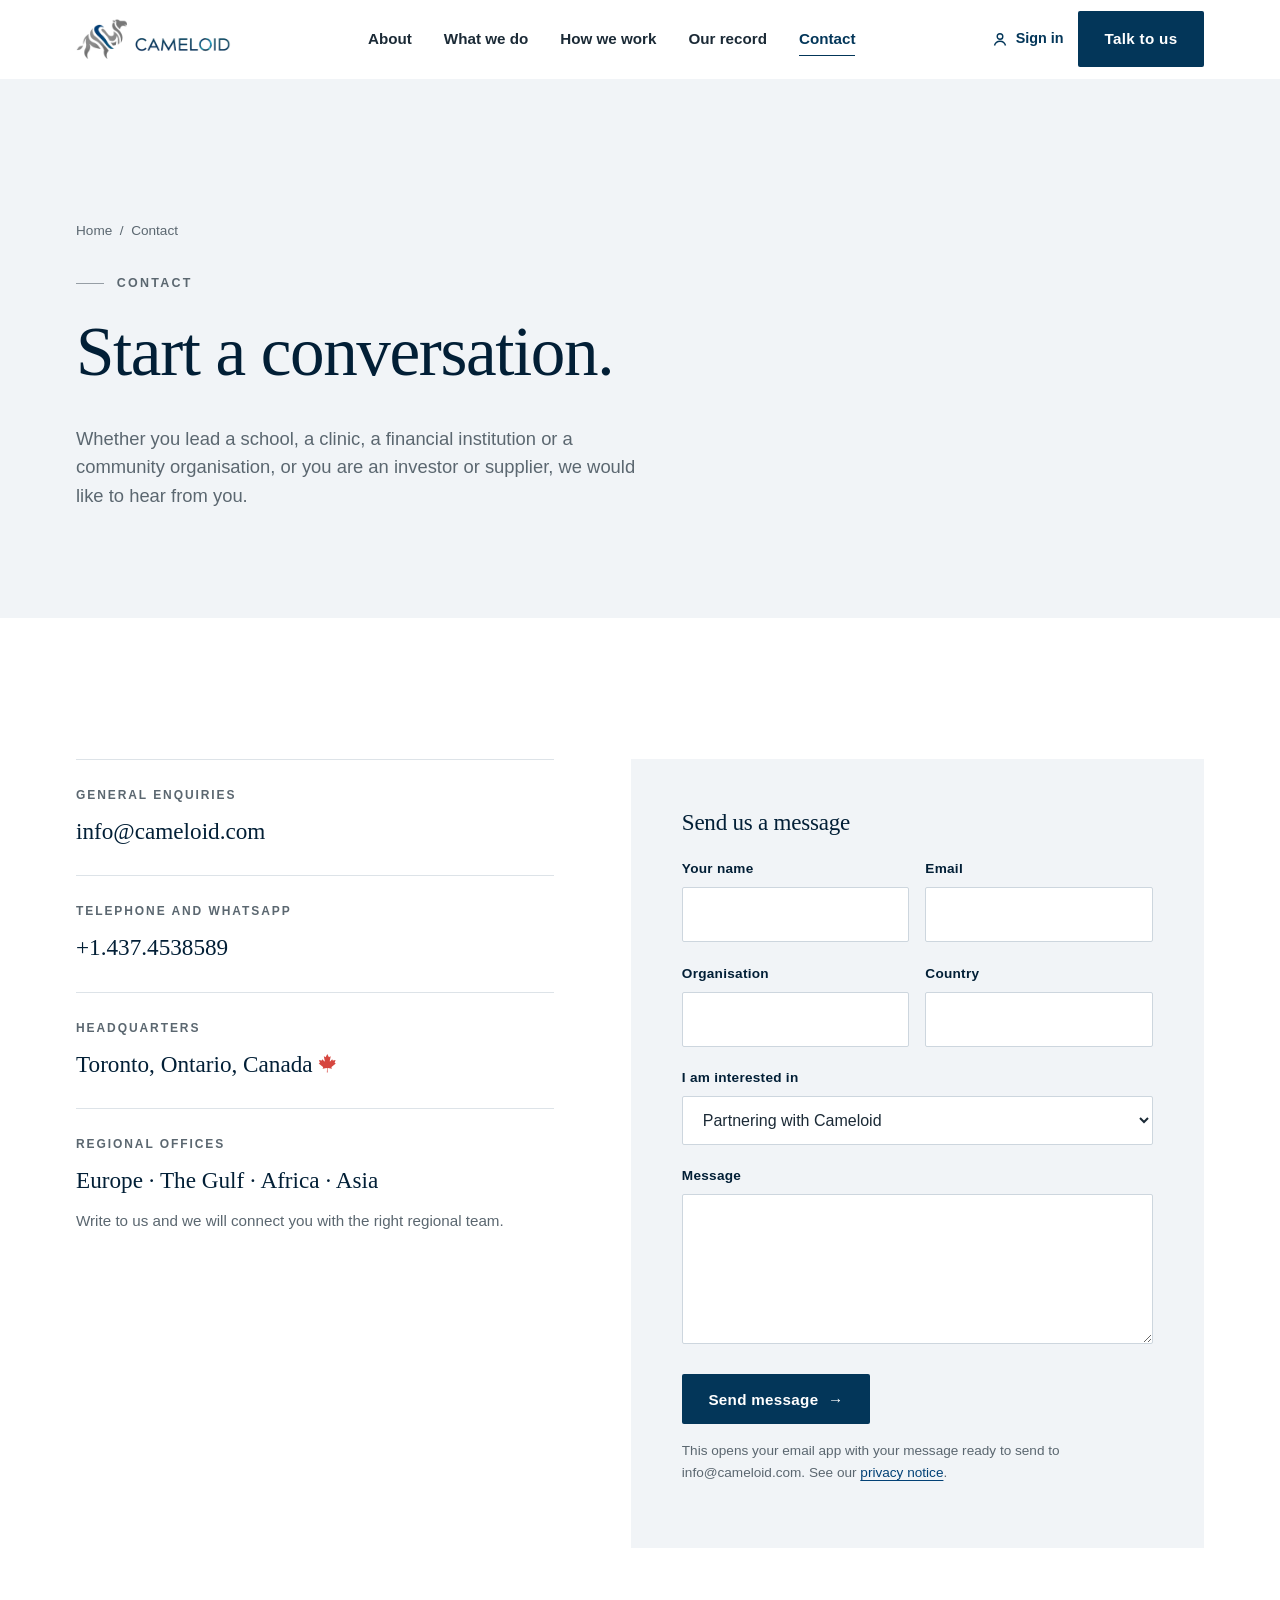
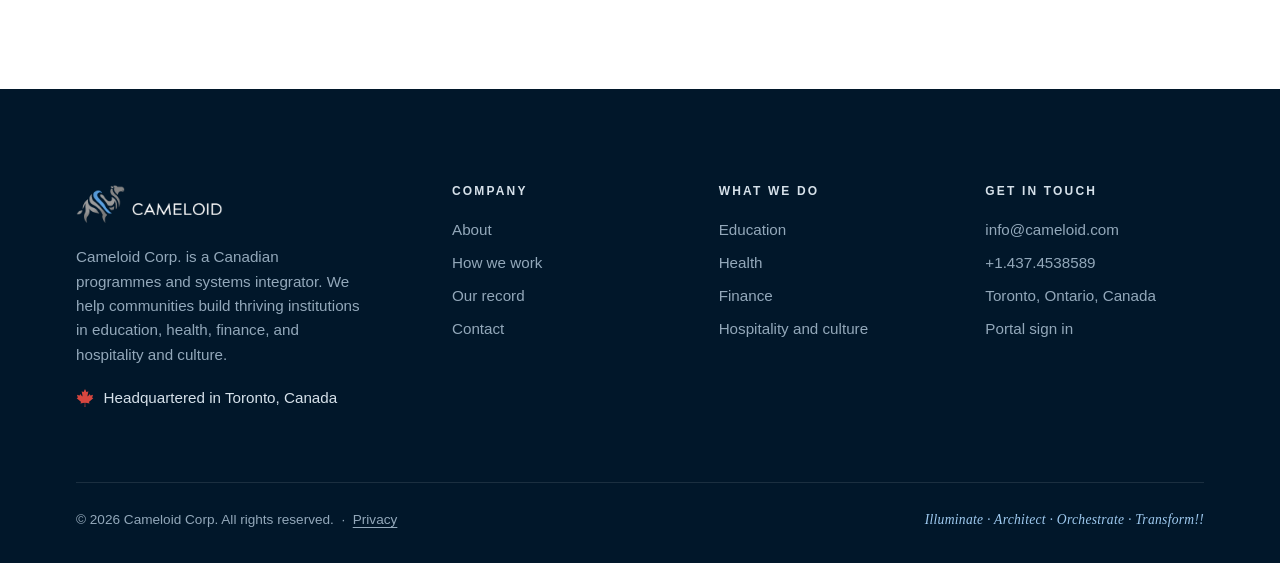
<file: contact.html>
<!DOCTYPE html>
<html lang="en">
<head>
<meta charset="utf-8">
<meta name="viewport" content="width=device-width, initial-scale=1">
<title>Contact | Cameloid Corp.</title>
<meta name="description" content="Contact Cameloid Corp. in Toronto, or our regional offices serving Europe, the Gulf, Africa and Asia.">
<link rel="canonical" href="https://cameloid.com/contact.html">
<meta property="og:type" content="website">
<meta property="og:title" content="Contact | Cameloid Corp.">
<meta property="og:description" content="Contact Cameloid Corp. in Toronto, or our regional offices serving Europe, the Gulf, Africa and Asia.">
<meta property="og:url" content="https://cameloid.com/contact.html">
<meta property="og:image" content="https://cameloid.com/assets/img/share.png">
<meta name="theme-color" content="#033659">
<link rel="icon" type="image/png" sizes="32x32" href="assets/img/icon-32.png">
<link rel="apple-touch-icon" href="assets/img/icon-180.png">
<link rel="stylesheet" href="assets/css/site.css">
</head>
<body>
<a class="skip" href="#main">Skip to content</a>
<header class="site-header">
  <div class="wrap nav">
    <a class="brand" href="index.html" aria-label="Cameloid Corp. home"><img src="assets/img/logo-light.png" alt="Cameloid" width="155" height="40"></a>
    <nav aria-label="Main"><ul class="nav-links"><li><a href="about.html">About</a></li><li><a href="what-we-do.html">What we do</a></li><li><a href="how-we-work.html">How we work</a></li><li><a href="our-record.html">Our record</a></li><li><a href="contact.html" aria-current="page">Contact</a></li><li class="m-only"><a href="sign-in.html">Sign in</a></li></ul></nav>
    <div class="nav-cta">
      <a class="signin" href="sign-in.html"><svg viewBox="0 0 16 16" aria-hidden="true"><g fill="none" stroke="currentColor" stroke-width="1.4"><circle cx="8" cy="5.5" r="2.8"/><path d="M2.5 14.5c.8-2.8 3-4.2 5.5-4.2s4.7 1.4 5.5 4.2"/></g></svg>Sign in</a>
      <a class="btn btn-primary" href="contact.html">Talk to us</a>
      <button class="menu-btn" aria-label="Menu" aria-expanded="false"><span></span><span></span><span></span></button>
    </div>
  </div>
</header>
<main id="main">
<section class="page-hero bg-mist">
  <div class="wrap"><p class="crumbs"><a href="index.html">Home</a> &nbsp;/&nbsp; Contact</p>
  <p class="eyebrow rv">Contact</p><h1 class="rv" style="--rd:.08s">Start a conversation.</h1><p class="lede rv" style="--rd:.16s">Whether you lead a school, a clinic, a financial institution or a community organisation, or you are an investor or supplier, we would like to hear from you.</p></div>
</section>
<section class="sec">
  <div class="wrap contact-grid">
    <div class="rv">
      <div class="c-block"><small>General enquiries</small><a href="mailto:info@cameloid.com">info@cameloid.com</a></div>
      <div class="c-block"><small>Telephone and WhatsApp</small><a href="tel:+14374538589">+1.437.4538589</a></div>
      <div class="c-block"><small>Headquarters</small><span class="v">Toronto, Ontario, Canada <svg class="maple" viewBox="-2015 -2000 4030 4030" aria-hidden="true"><path d="m-90 2030 45-863a95 95 0 0 0-111-98l-859 151 116-320a65 65 0 0 0-20-73l-941-762 212-99a65 65 0 0 0 34-79l-186-572 542 115a65 65 0 0 0 73-38l105-247 423 454a65 65 0 0 0 111-57l-204-1052 327 189a65 65 0 0 0 91-27l332-652 332 652a65 65 0 0 0 91 27l327-189-204 1052a65 65 0 0 0 111 57l423-454 105 247a65 65 0 0 0 73 38l542-115-186 572a65 65 0 0 0 34 79l212 99-941 762a65 65 0 0 0-20 73l116 320-859-151a95 95 0 0 0-111 98l45 863z"/></svg></span></div>
      <div class="c-block"><small>Regional offices</small><span class="v">Europe &middot; The Gulf &middot; Africa &middot; Asia</span><p style="color:var(--muted);margin:.6rem 0 0;font-size:.95rem">Write to us and we will connect you with the right regional team.</p></div>
    </div>
    <form class="cform rv" style="--rd:.1s" novalidate>
      <h3 style="margin-bottom:1.4rem">Send us a message</h3>
      <div class="two"><div class="field"><label for="name">Your name</label><input id="name" name="name" required autocomplete="name"></div><div class="field"><label for="email">Email</label><input id="email" name="email" type="email" required autocomplete="email"></div></div>
      <div class="two"><div class="field"><label for="org">Organisation</label><input id="org" name="org" autocomplete="organization"></div><div class="field"><label for="country">Country</label><input id="country" name="country" autocomplete="country-name"></div></div>
      <div class="field"><label for="topic">I am interested in</label><select id="topic" name="topic"><option>Partnering with Cameloid</option><option>Programmes for students or staff</option><option>Investment</option><option>Supplying technology or services</option><option>Becoming a regional facilitator</option><option>Careers</option><option>Media</option><option>Something else</option></select></div>
      <div class="field"><label for="message">Message</label><textarea id="message" name="message" required></textarea></div>
      <button class="btn btn-primary" type="submit">Send message <span class="arr">&rarr;</span></button>
      <p class="form-note">This opens your email app with your message ready to send to info@cameloid.com. See our <a href="privacy.html">privacy notice</a>.</p>
      <p class="form-note form-sent" hidden>Your email app should now be open. If it did not open, write to us directly at info@cameloid.com.</p>
    </form>
  </div>
</section>
</main>
<footer class="site-footer">
  <div class="wrap">
    <div class="f-grid">
      <div class="f-brand">
        <img src="assets/img/logo-dark.png" alt="Cameloid" width="147" height="38">
        <p>Cameloid Corp. is a Canadian programmes and systems integrator. We help communities build thriving institutions in education, health, finance, and hospitality and culture.</p>
        <div class="f-canada"><svg viewBox="-2015 -2000 4030 4030" aria-hidden="true"><path d="m-90 2030 45-863a95 95 0 0 0-111-98l-859 151 116-320a65 65 0 0 0-20-73l-941-762 212-99a65 65 0 0 0 34-79l-186-572 542 115a65 65 0 0 0 73-38l105-247 423 454a65 65 0 0 0 111-57l-204-1052 327 189a65 65 0 0 0 91-27l332-652 332 652a65 65 0 0 0 91 27l327-189-204 1052a65 65 0 0 0 111 57l423-454 105 247a65 65 0 0 0 73 38l542-115-186 572a65 65 0 0 0 34 79l212 99-941 762a65 65 0 0 0-20 73l116 320-859-151a95 95 0 0 0-111 98l45 863z"/></svg><span>Headquartered in Toronto, Canada</span></div>
      </div>
      <div><h4>Company</h4><ul><li><a href="about.html">About</a></li><li><a href="how-we-work.html">How we work</a></li><li><a href="our-record.html">Our record</a></li><li><a href="contact.html">Contact</a></li></ul></div>
      <div><h4>What we do</h4><ul><li><a href="what-we-do.html#education">Education</a></li><li><a href="what-we-do.html#health">Health</a></li><li><a href="what-we-do.html#finance">Finance</a></li><li><a href="what-we-do.html#hospitality">Hospitality and culture</a></li></ul></div>
      <div><h4>Get in touch</h4><ul><li><a href="mailto:info@cameloid.com">info@cameloid.com</a></li><li><a href="tel:+14374538589">+1.437.4538589</a></li><li>Toronto, Ontario, Canada</li><li><a href="sign-in.html">Portal sign in</a></li></ul>
        <div class="apps" aria-hidden="true"><!-- App Store and Google Play badges go here when the apps launch --></div>
      </div>
    </div>
    <div class="f-bottom">
      <span>&copy; <span data-year>2026</span> Cameloid Corp. All rights reserved. &nbsp;&middot;&nbsp; <a href="privacy.html" style="color:inherit">Privacy</a></span>
      <span class="tagline">Illuminate &middot; Architect &middot; Orchestrate &middot; Transform!!</span>
    </div>
  </div>
</footer>
<script src="assets/js/site.js" defer></script>
</body>
</html>
</file>
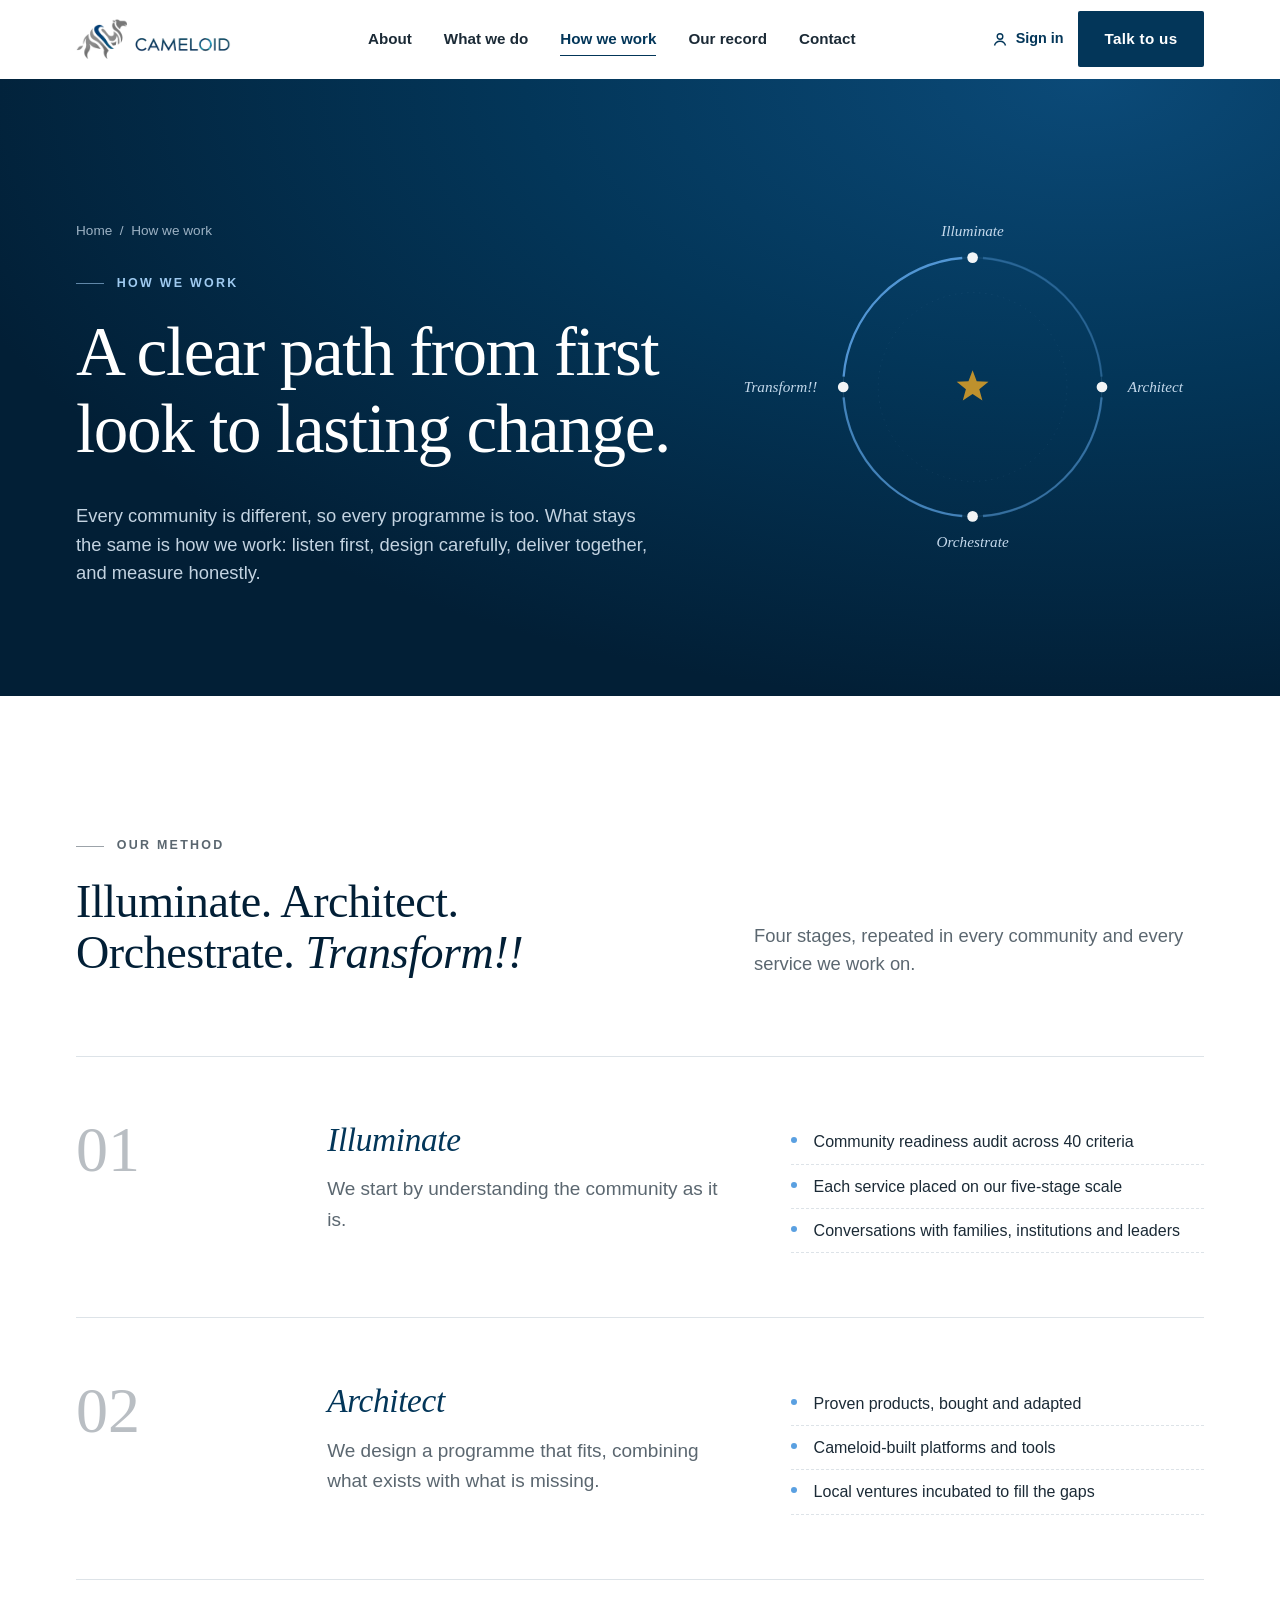
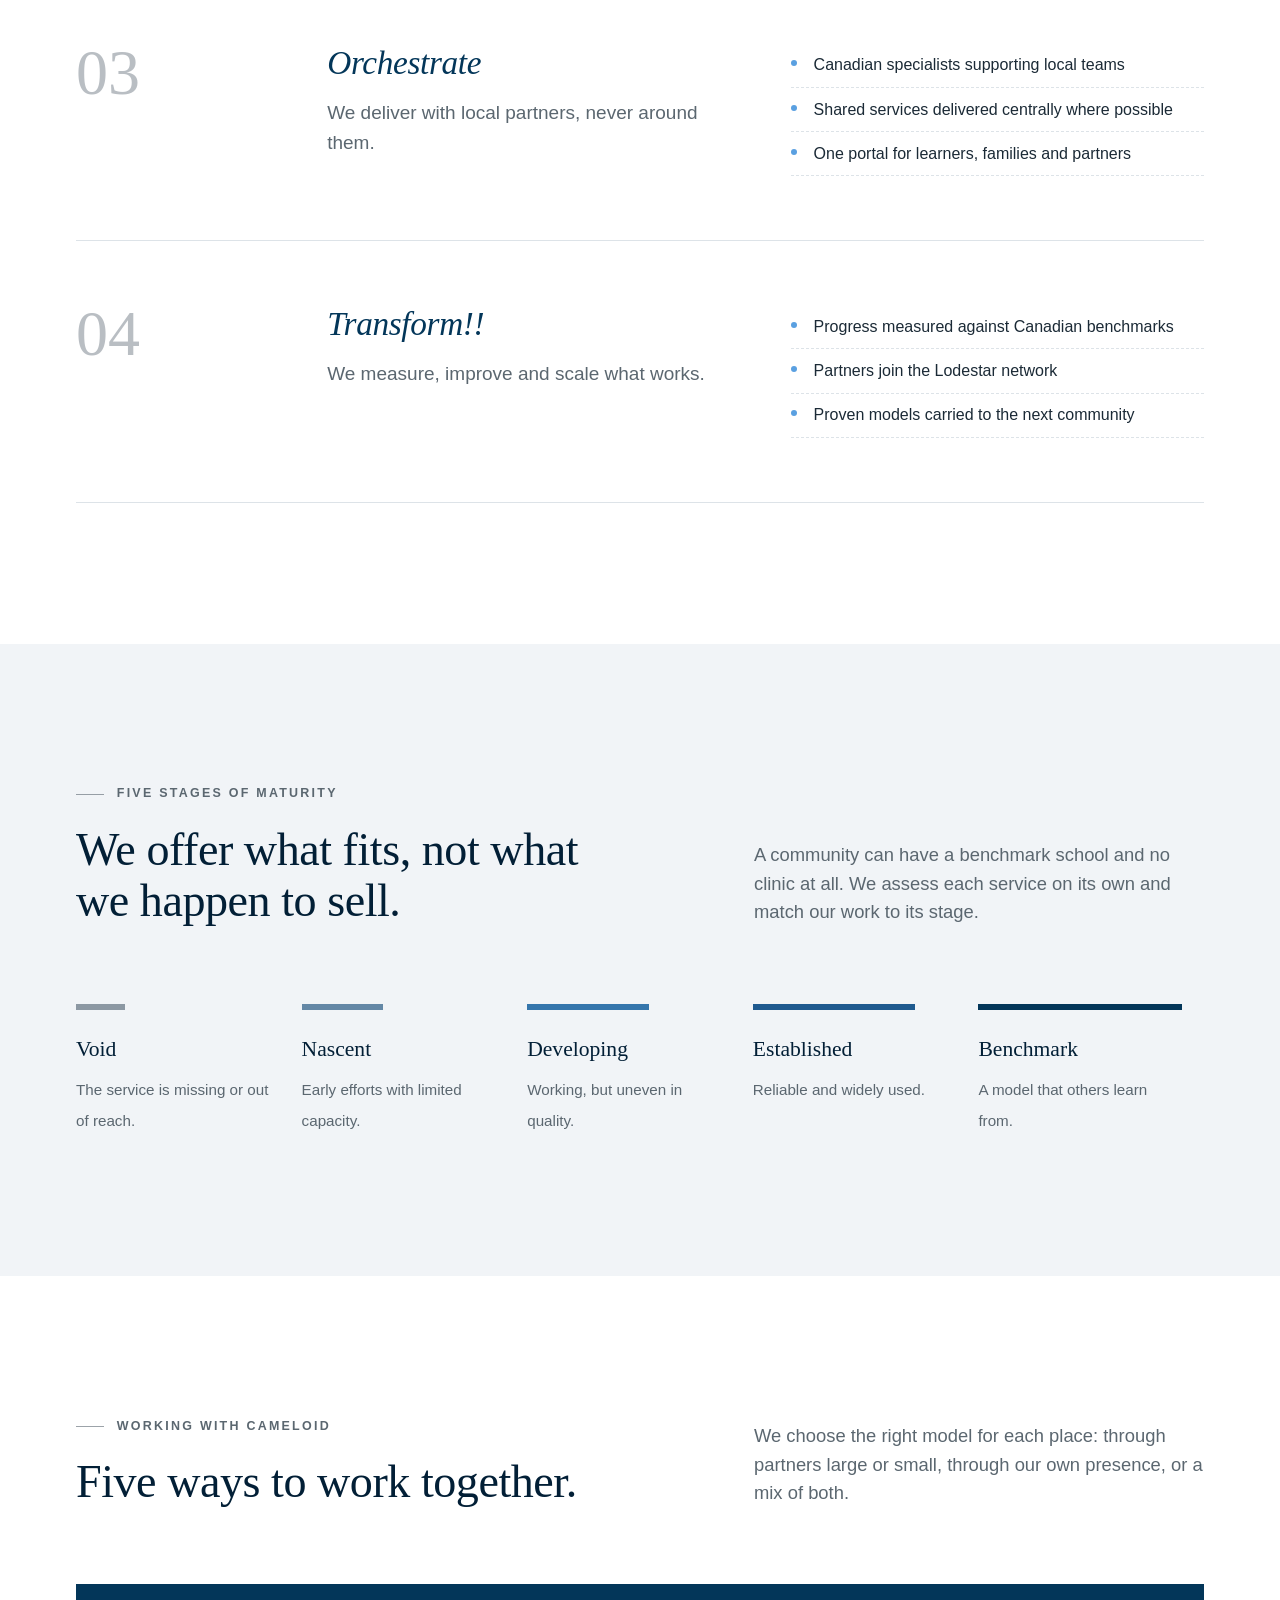
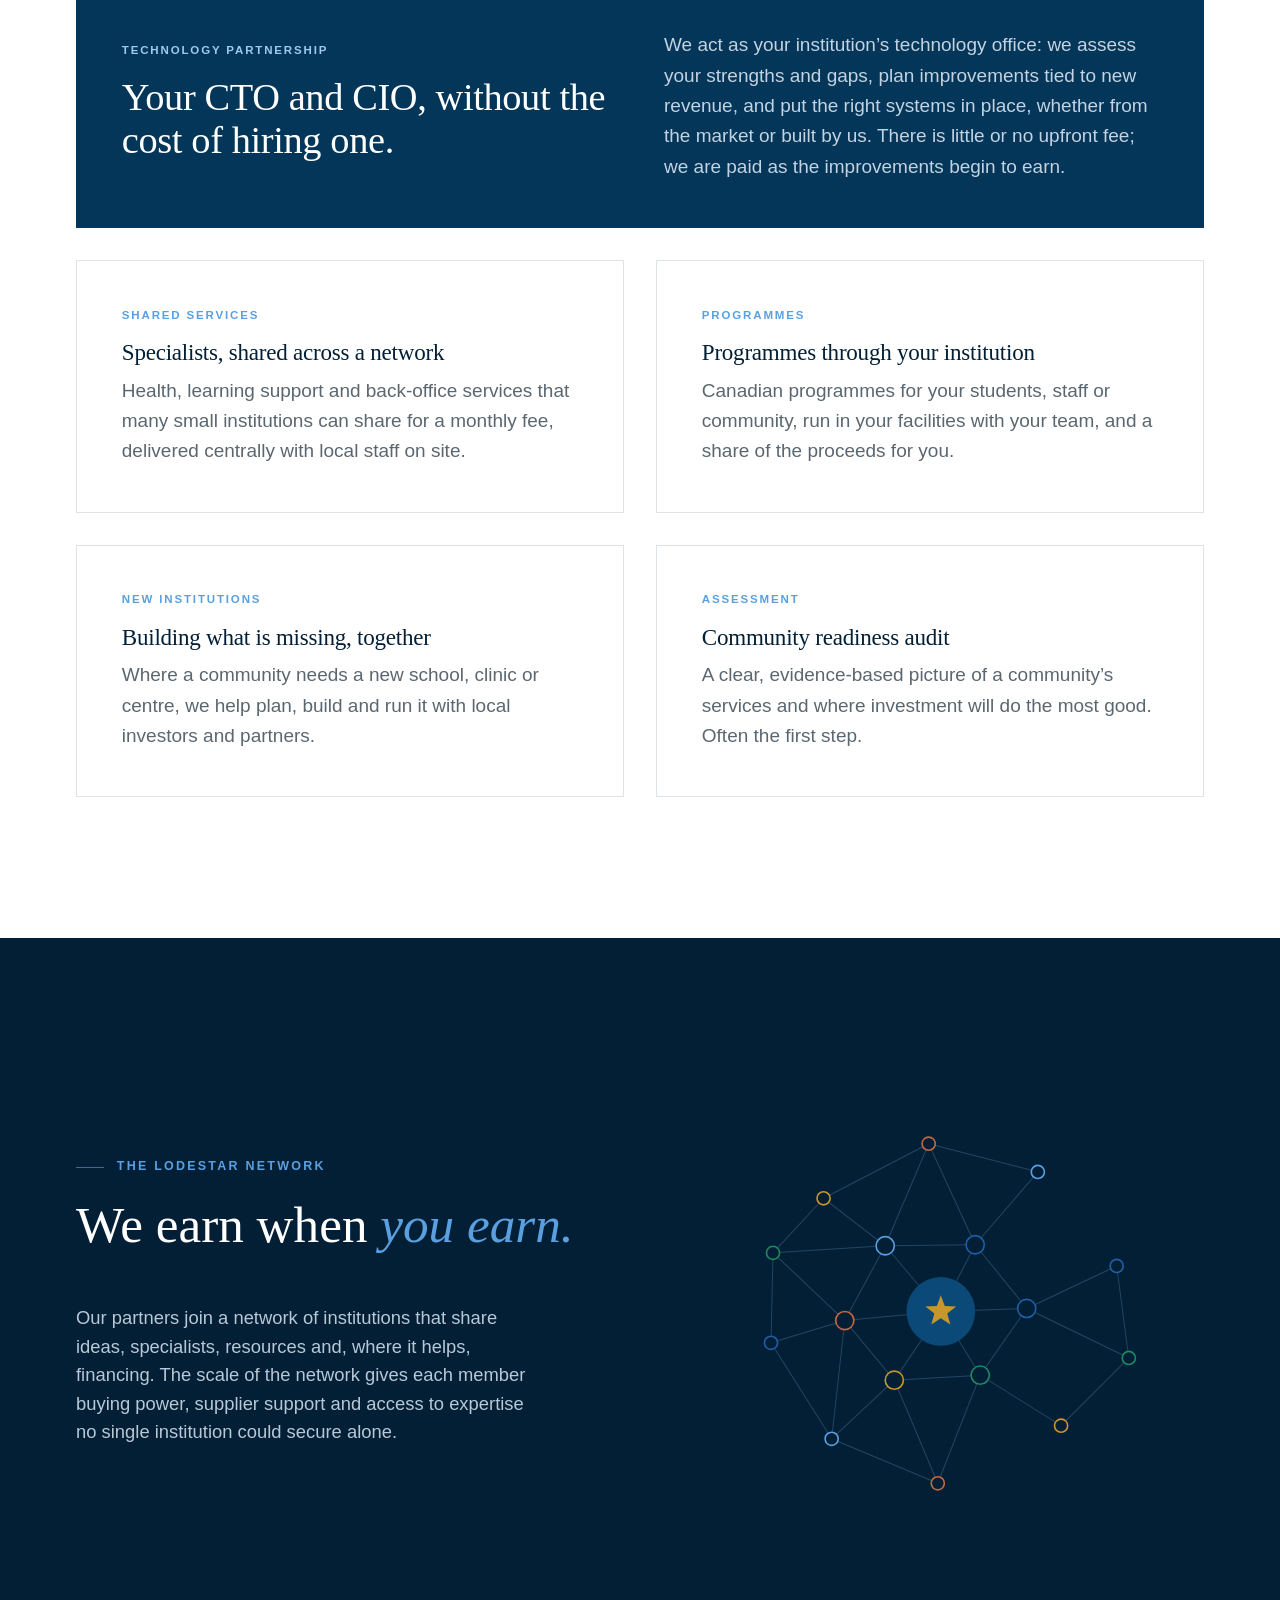
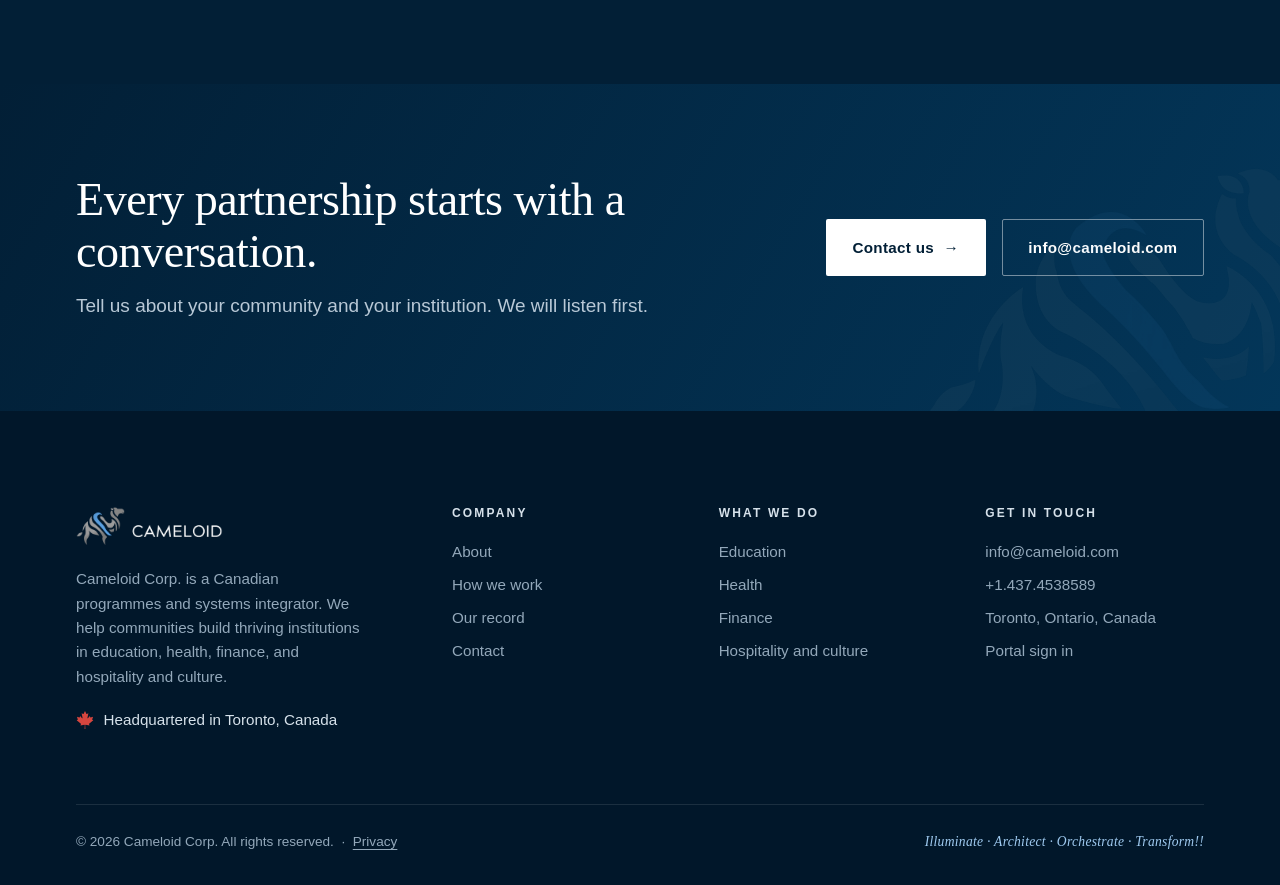
<file: how-we-work.html>
<!DOCTYPE html>
<html lang="en">
<head>
<meta charset="utf-8">
<meta name="viewport" content="width=device-width, initial-scale=1">
<title>How we work | Cameloid Corp.</title>
<meta name="description" content="How Cameloid works with communities and partner institutions: Illuminate, Architect, Orchestrate, Transform.">
<link rel="canonical" href="https://cameloid.com/how-we-work.html">
<meta property="og:type" content="website">
<meta property="og:title" content="How we work | Cameloid Corp.">
<meta property="og:description" content="How Cameloid works with communities and partner institutions: Illuminate, Architect, Orchestrate, Transform.">
<meta property="og:url" content="https://cameloid.com/how-we-work.html">
<meta property="og:image" content="https://cameloid.com/assets/img/share.png">
<meta name="theme-color" content="#033659">
<link rel="icon" type="image/png" sizes="32x32" href="assets/img/icon-32.png">
<link rel="apple-touch-icon" href="assets/img/icon-180.png">
<link rel="stylesheet" href="assets/css/site.css">
</head>
<body>
<a class="skip" href="#main">Skip to content</a>
<header class="site-header">
  <div class="wrap nav">
    <a class="brand" href="index.html" aria-label="Cameloid Corp. home"><img src="assets/img/logo-light.png" alt="Cameloid" width="155" height="40"></a>
    <nav aria-label="Main"><ul class="nav-links"><li><a href="about.html">About</a></li><li><a href="what-we-do.html">What we do</a></li><li><a href="how-we-work.html" aria-current="page">How we work</a></li><li><a href="our-record.html">Our record</a></li><li><a href="contact.html">Contact</a></li><li class="m-only"><a href="sign-in.html">Sign in</a></li></ul></nav>
    <div class="nav-cta">
      <a class="signin" href="sign-in.html"><svg viewBox="0 0 16 16" aria-hidden="true"><g fill="none" stroke="currentColor" stroke-width="1.4"><circle cx="8" cy="5.5" r="2.8"/><path d="M2.5 14.5c.8-2.8 3-4.2 5.5-4.2s4.7 1.4 5.5 4.2"/></g></svg>Sign in</a>
      <a class="btn btn-primary" href="contact.html">Talk to us</a>
      <button class="menu-btn" aria-label="Menu" aria-expanded="false"><span></span><span></span><span></span></button>
    </div>
  </div>
</header>
<main id="main">
<section class="page-hero dark"><svg class="art nomask" viewBox="-70 -10 740 480" aria-hidden="true"><circle cx="300" cy="230" r="170" fill="none" stroke="rgba(159,202,240,.18)"/><circle cx="300" cy="230" r="124" fill="none" stroke="rgba(159,202,240,.1)" stroke-dasharray="2 6"/><path d="M313.6 60.5 A170 170 0 0 1 469.5 216.4" fill="none" stroke="#5AA0E1" stroke-opacity="0.35" stroke-width="3"/><circle cx="300.0" cy="60.0" r="7" fill="#fff"/><text x="300.0" y="32.0" text-anchor="middle" font-family="Georgia" font-style="italic" font-size="20" fill="#cfe2f4">Illuminate</text><path d="M469.5 243.6 A170 170 0 0 1 313.6 399.5" fill="none" stroke="#5AA0E1" stroke-opacity="0.55" stroke-width="3"/><circle cx="470.0" cy="230.0" r="7" fill="#fff"/><text x="504.0" y="236.0" text-anchor="start" font-family="Georgia" font-style="italic" font-size="20" fill="#cfe2f4">Architect</text><path d="M286.4 399.5 A170 170 0 0 1 130.5 243.6" fill="none" stroke="#5AA0E1" stroke-opacity="0.75" stroke-width="3"/><circle cx="300.0" cy="400.0" r="7" fill="#fff"/><text x="300.0" y="440.0" text-anchor="middle" font-family="Georgia" font-style="italic" font-size="20" fill="#cfe2f4">Orchestrate</text><path d="M130.5 216.4 A170 170 0 0 1 286.4 60.5" fill="none" stroke="#5AA0E1" stroke-opacity="0.95" stroke-width="3"/><circle cx="130.0" cy="230.0" r="7" fill="#fff"/><text x="96.0" y="236.0" text-anchor="end" font-family="Georgia" font-style="italic" font-size="20" fill="#cfe2f4">Transform!!</text><g fill="#C9962B"><polygon  points="300.0,208.0 305.4,222.5 320.9,223.2 308.8,232.9 312.9,247.8 300.0,239.2 287.1,247.8 291.2,232.9 279.1,223.2 294.6,222.5"/></g></svg>
  <div class="wrap"><p class="crumbs"><a href="index.html">Home</a> &nbsp;/&nbsp; How we work</p>
  <p class="eyebrow rv">How we work</p><h1 class="rv" style="--rd:.08s">A clear path from first look to lasting change.</h1><p class="lede rv" style="--rd:.16s">Every community is different, so every programme is too. What stays the same is how we work: listen first, design carefully, deliver together, and measure honestly.</p></div>
</section>
<section class="sec">
  <div class="wrap">
    <div class="sec-head"><div class="rv"><p class="eyebrow">Our method</p><h2>Illuminate. Architect. Orchestrate. <em>Transform!!</em></h2></div><p class="lede rv">Four stages, repeated in every community and every service we work on.</p></div>
    <div class="phase rv"><div class="pn">01</div><div><h3>Illuminate</h3><p>We start by understanding the community as it is.</p></div><ul><li>Community readiness audit across 40 criteria</li><li>Each service placed on our five-stage scale</li><li>Conversations with families, institutions and leaders</li></ul></div><div class="phase rv"><div class="pn">02</div><div><h3>Architect</h3><p>We design a programme that fits, combining what exists with what is missing.</p></div><ul><li>Proven products, bought and adapted</li><li>Cameloid-built platforms and tools</li><li>Local ventures incubated to fill the gaps</li></ul></div><div class="phase rv"><div class="pn">03</div><div><h3>Orchestrate</h3><p>We deliver with local partners, never around them.</p></div><ul><li>Canadian specialists supporting local teams</li><li>Shared services delivered centrally where possible</li><li>One portal for learners, families and partners</li></ul></div><div class="phase rv"><div class="pn">04</div><div><h3>Transform!!</h3><p>We measure, improve and scale what works.</p></div><ul><li>Progress measured against Canadian benchmarks</li><li>Partners join the Lodestar network</li><li>Proven models carried to the next community</li></ul></div>
  </div>
</section>

<section class="sec bg-mist">
  <div class="wrap">
    <div class="sec-head"><div class="rv"><p class="eyebrow">Five stages of maturity</p><h2>We offer what fits, not what we happen to sell.</h2></div><p class="lede rv">A community can have a benchmark school and no clinic at all. We assess each service on its own and match our work to its stage.</p></div>
    <div class="stage-list"><div class="rv" style="--rd:0.0s"><div class="bar" style="--s:#8C98A3;--i:1"></div><b>Void</b><span>The service is missing or out of reach.</span></div><div class="rv" style="--rd:0.08s"><div class="bar" style="--s:#6488A6;--i:2"></div><b>Nascent</b><span>Early efforts with limited capacity.</span></div><div class="rv" style="--rd:0.16s"><div class="bar" style="--s:#3576AC;--i:3"></div><b>Developing</b><span>Working, but uneven in quality.</span></div><div class="rv" style="--rd:0.24s"><div class="bar" style="--s:#1F5A8F;--i:4"></div><b>Established</b><span>Reliable and widely used.</span></div><div class="rv" style="--rd:0.32s"><div class="bar" style="--s:#033659;--i:5"></div><b>Benchmark</b><span>A model that others learn from.</span></div></div>
  </div>
</section>

<section class="sec">
  <div class="wrap">
    <div class="sec-head"><div class="rv"><p class="eyebrow">Working with Cameloid</p><h2>Five ways to work together.</h2></div><p class="lede rv">We choose the right model for each place: through partners large or small, through our own presence, or a mix of both.</p></div>
    <div class="ways">
      <div class="way lead rv"><div><span class="wk">Technology partnership</span><h3>Your CTO and CIO, without the cost of hiring one.</h3></div><p>We act as your institution&rsquo;s technology office: we assess your strengths and gaps, plan improvements tied to new revenue, and put the right systems in place, whether from the market or built by us. There is little or no upfront fee; we are paid as the improvements begin to earn.</p></div>
      <div class="way rv"><span class="wk">Shared services</span><h3>Specialists, shared across a network</h3><p>Health, learning support and back-office services that many small institutions can share for a monthly fee, delivered centrally with local staff on site.</p></div>
      <div class="way rv" style="--rd:.08s"><span class="wk">Programmes</span><h3>Programmes through your institution</h3><p>Canadian programmes for your students, staff or community, run in your facilities with your team, and a share of the proceeds for you.</p></div>
      <div class="way rv"><span class="wk">New institutions</span><h3>Building what is missing, together</h3><p>Where a community needs a new school, clinic or centre, we help plan, build and run it with local investors and partners.</p></div>
      <div class="way rv" style="--rd:.08s"><span class="wk">Assessment</span><h3>Community readiness audit</h3><p>A clear, evidence-based picture of a community&rsquo;s services and where investment will do the most good. Often the first step.</p></div>
    </div>
  </div>
</section>

<section class="sec bg-deep" id="network">
  <div class="wrap split">
    <div class="rv"><p class="eyebrow">The Lodestar network</p><p class="earn">We earn when <em>you earn.</em></p><p class="lede" style="margin-top:1.4rem">Our partners join a network of institutions that share ideas, specialists, resources and, where it helps, financing. The scale of the network gives each member buying power, supplier support and access to expertise no single institution could secure alone.</p></div>
    <div class="rv netdark" style="--rd:.1s"><svg viewBox="0 0 520 460" role="img" aria-label="A network of partner institutions connected around a central star"><line class="nl" x1="260" y1="230" x2="345" y2="227"/><line class="nl" x1="345" y1="227" x2="299" y2="293"/><line class="nl" x1="345" y1="227" x2="294" y2="164"/><line class="nl" x1="345" y1="227" x2="446" y2="276"/><line class="nl" x1="345" y1="227" x2="434" y2="185"/><line class="nl" x1="260" y1="230" x2="299" y2="293"/><line class="nl" x1="299" y1="293" x2="214" y2="298"/><line class="nl" x1="299" y1="293" x2="379" y2="343"/><line class="nl" x1="299" y1="293" x2="257" y2="400"/><line class="nl" x1="260" y1="230" x2="214" y2="298"/><line class="nl" x1="214" y1="298" x2="165" y2="239"/><line class="nl" x1="214" y1="298" x2="257" y2="400"/><line class="nl" x1="214" y1="298" x2="152" y2="356"/><line class="nl" x1="260" y1="230" x2="165" y2="239"/><line class="nl" x1="165" y1="239" x2="205" y2="165"/><line class="nl" x1="165" y1="239" x2="152" y2="356"/><line class="nl" x1="165" y1="239" x2="92" y2="261"/><line class="nl" x1="165" y1="239" x2="94" y2="172"/><line class="nl" x1="260" y1="230" x2="205" y2="165"/><line class="nl" x1="205" y1="165" x2="294" y2="164"/><line class="nl" x1="205" y1="165" x2="94" y2="172"/><line class="nl" x1="205" y1="165" x2="144" y2="118"/><line class="nl" x1="205" y1="165" x2="248" y2="64"/><line class="nl" x1="260" y1="230" x2="294" y2="164"/><line class="nl" x1="294" y1="164" x2="248" y2="64"/><line class="nl" x1="294" y1="164" x2="356" y2="92"/><line class="nl" x1="446" y1="276" x2="379" y2="343"/><line class="nl" x1="446" y1="276" x2="434" y2="185"/><line class="nl" x1="257" y1="400" x2="152" y2="356"/><line class="nl" x1="152" y1="356" x2="92" y2="261"/><line class="nl" x1="92" y1="261" x2="94" y2="172"/><line class="nl" x1="94" y1="172" x2="144" y2="118"/><line class="nl" x1="144" y1="118" x2="248" y2="64"/><line class="nl" x1="248" y1="64" x2="356" y2="92"/><circle class="nn" style="--c:#1F5FA8" cx="345" cy="227" r="9"/><circle class="nn" style="--c:#1E8A62" cx="299" cy="293" r="9"/><circle class="nn" style="--c:#C9962B" cx="214" cy="298" r="9"/><circle class="nn" style="--c:#C8673E" cx="165" cy="239" r="9"/><circle class="nn" style="--c:#5AA0E1" cx="205" cy="165" r="9"/><circle class="nn" style="--c:#1F5FA8" cx="294" cy="164" r="9"/><circle class="nn" style="--c:#1E8A62" cx="446" cy="276" r="6.5"/><circle class="nn" style="--c:#C9962B" cx="379" cy="343" r="6.5"/><circle class="nn" style="--c:#C8673E" cx="257" cy="400" r="6.5"/><circle class="nn" style="--c:#5AA0E1" cx="152" cy="356" r="6.5"/><circle class="nn" style="--c:#1F5FA8" cx="92" cy="261" r="6.5"/><circle class="nn" style="--c:#1E8A62" cx="94" cy="172" r="6.5"/><circle class="nn" style="--c:#C9962B" cx="144" cy="118" r="6.5"/><circle class="nn" style="--c:#C8673E" cx="248" cy="64" r="6.5"/><circle class="nn" style="--c:#5AA0E1" cx="356" cy="92" r="6.5"/><circle class="nn" style="--c:#1F5FA8" cx="434" cy="185" r="6.5"/><circle cx="260" cy="230" r="34" fill="#033659"/><g fill="#C9962B"><polygon  points="260.0,214.0 263.9,224.6 275.2,225.1 266.4,232.1 269.4,242.9 260.0,236.7 250.6,242.9 253.6,232.1 244.8,225.1 256.1,224.6"/></g></svg></div>
  </div>
</section>
<section class="cta sec-tight">
  <img class="mark" src="assets/img/mark-dark.png" alt="" aria-hidden="true">
  <div class="wrap">
    <div class="rv"><h2>Every partnership starts with a conversation.</h2><p>Tell us about your community and your institution. We will listen first.</p></div>
    <div class="act rv" style="--rd:.15s"><a class="btn btn-light" href="contact.html">Contact us <span class="arr">&rarr;</span></a><a class="btn btn-ghost" href="mailto:info@cameloid.com">info@cameloid.com</a></div>
  </div>
</section>
</main>
<footer class="site-footer">
  <div class="wrap">
    <div class="f-grid">
      <div class="f-brand">
        <img src="assets/img/logo-dark.png" alt="Cameloid" width="147" height="38">
        <p>Cameloid Corp. is a Canadian programmes and systems integrator. We help communities build thriving institutions in education, health, finance, and hospitality and culture.</p>
        <div class="f-canada"><svg viewBox="-2015 -2000 4030 4030" aria-hidden="true"><path d="m-90 2030 45-863a95 95 0 0 0-111-98l-859 151 116-320a65 65 0 0 0-20-73l-941-762 212-99a65 65 0 0 0 34-79l-186-572 542 115a65 65 0 0 0 73-38l105-247 423 454a65 65 0 0 0 111-57l-204-1052 327 189a65 65 0 0 0 91-27l332-652 332 652a65 65 0 0 0 91 27l327-189-204 1052a65 65 0 0 0 111 57l423-454 105 247a65 65 0 0 0 73 38l542-115-186 572a65 65 0 0 0 34 79l212 99-941 762a65 65 0 0 0-20 73l116 320-859-151a95 95 0 0 0-111 98l45 863z"/></svg><span>Headquartered in Toronto, Canada</span></div>
      </div>
      <div><h4>Company</h4><ul><li><a href="about.html">About</a></li><li><a href="how-we-work.html">How we work</a></li><li><a href="our-record.html">Our record</a></li><li><a href="contact.html">Contact</a></li></ul></div>
      <div><h4>What we do</h4><ul><li><a href="what-we-do.html#education">Education</a></li><li><a href="what-we-do.html#health">Health</a></li><li><a href="what-we-do.html#finance">Finance</a></li><li><a href="what-we-do.html#hospitality">Hospitality and culture</a></li></ul></div>
      <div><h4>Get in touch</h4><ul><li><a href="mailto:info@cameloid.com">info@cameloid.com</a></li><li><a href="tel:+14374538589">+1.437.4538589</a></li><li>Toronto, Ontario, Canada</li><li><a href="sign-in.html">Portal sign in</a></li></ul>
        <div class="apps" aria-hidden="true"><!-- App Store and Google Play badges go here when the apps launch --></div>
      </div>
    </div>
    <div class="f-bottom">
      <span>&copy; <span data-year>2026</span> Cameloid Corp. All rights reserved. &nbsp;&middot;&nbsp; <a href="privacy.html" style="color:inherit">Privacy</a></span>
      <span class="tagline">Illuminate &middot; Architect &middot; Orchestrate &middot; Transform!!</span>
    </div>
  </div>
</footer>
<script src="assets/js/site.js" defer></script>
</body>
</html>
</file>
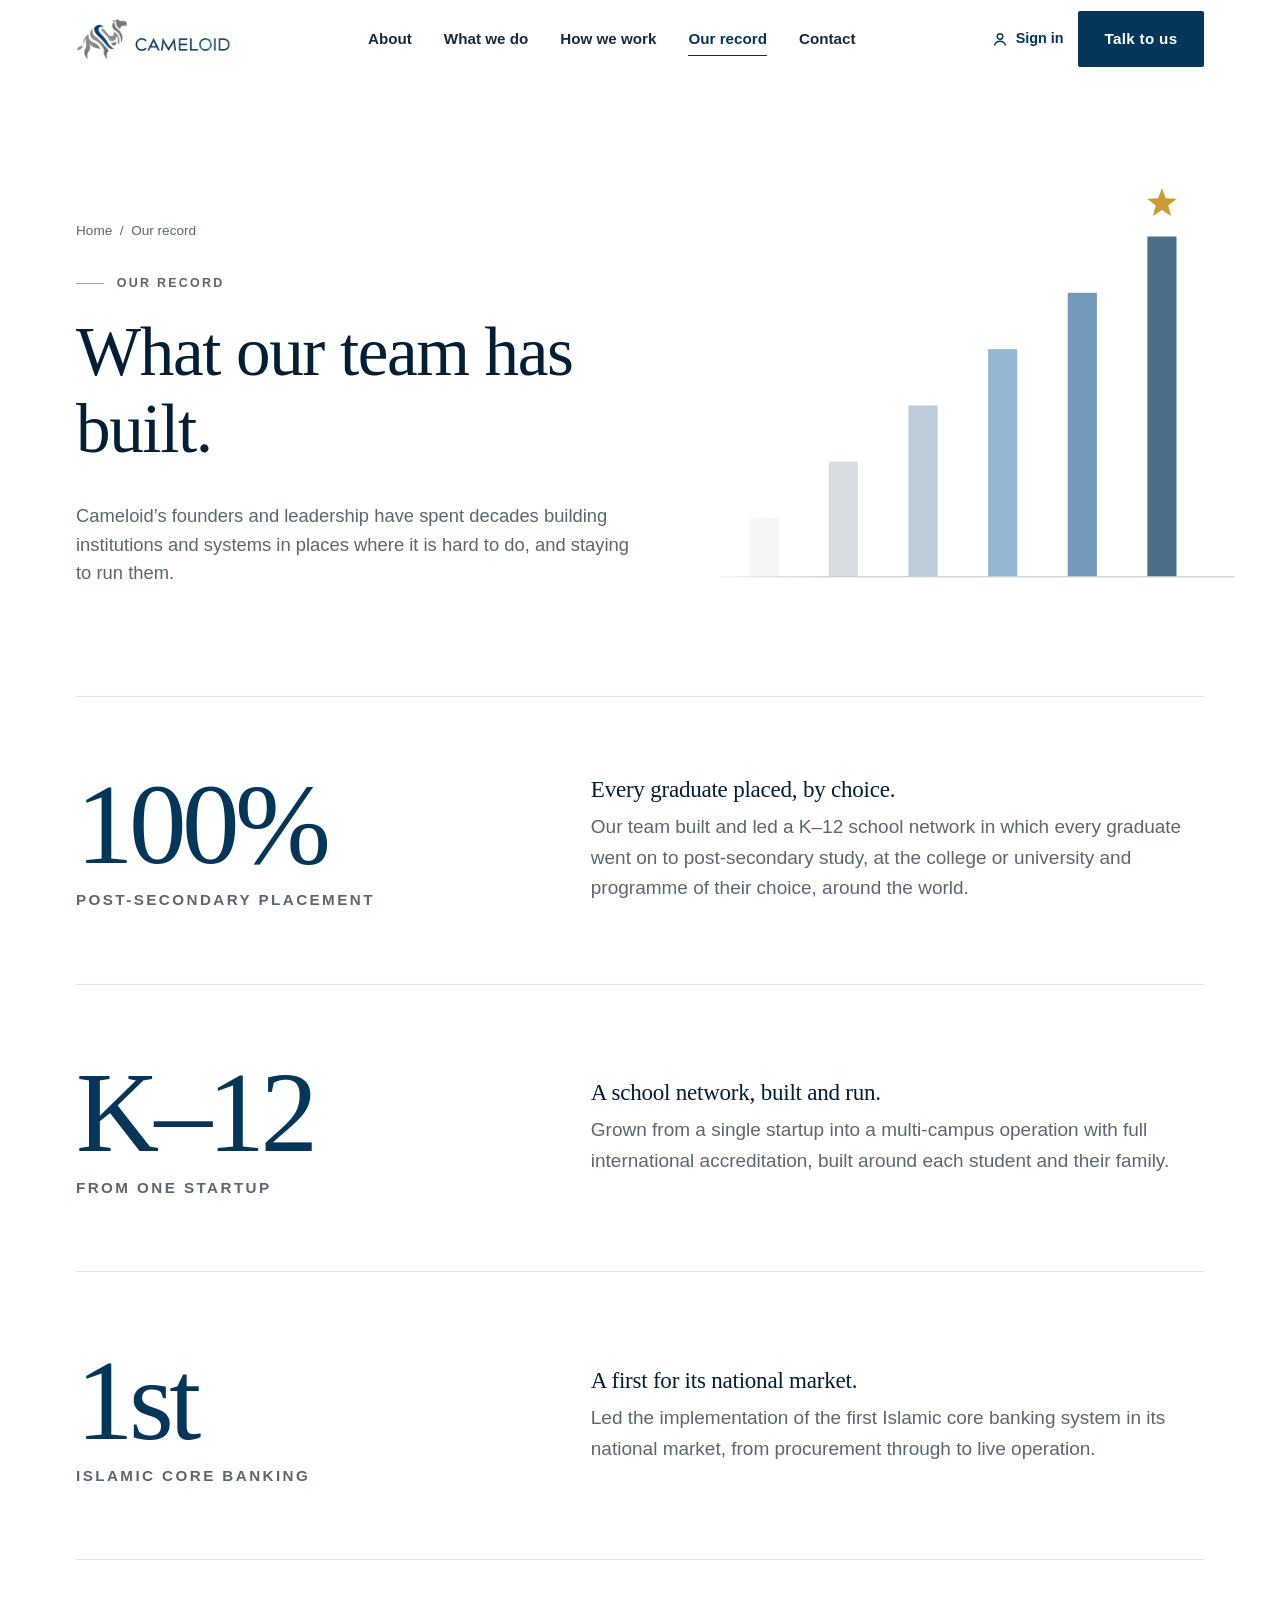
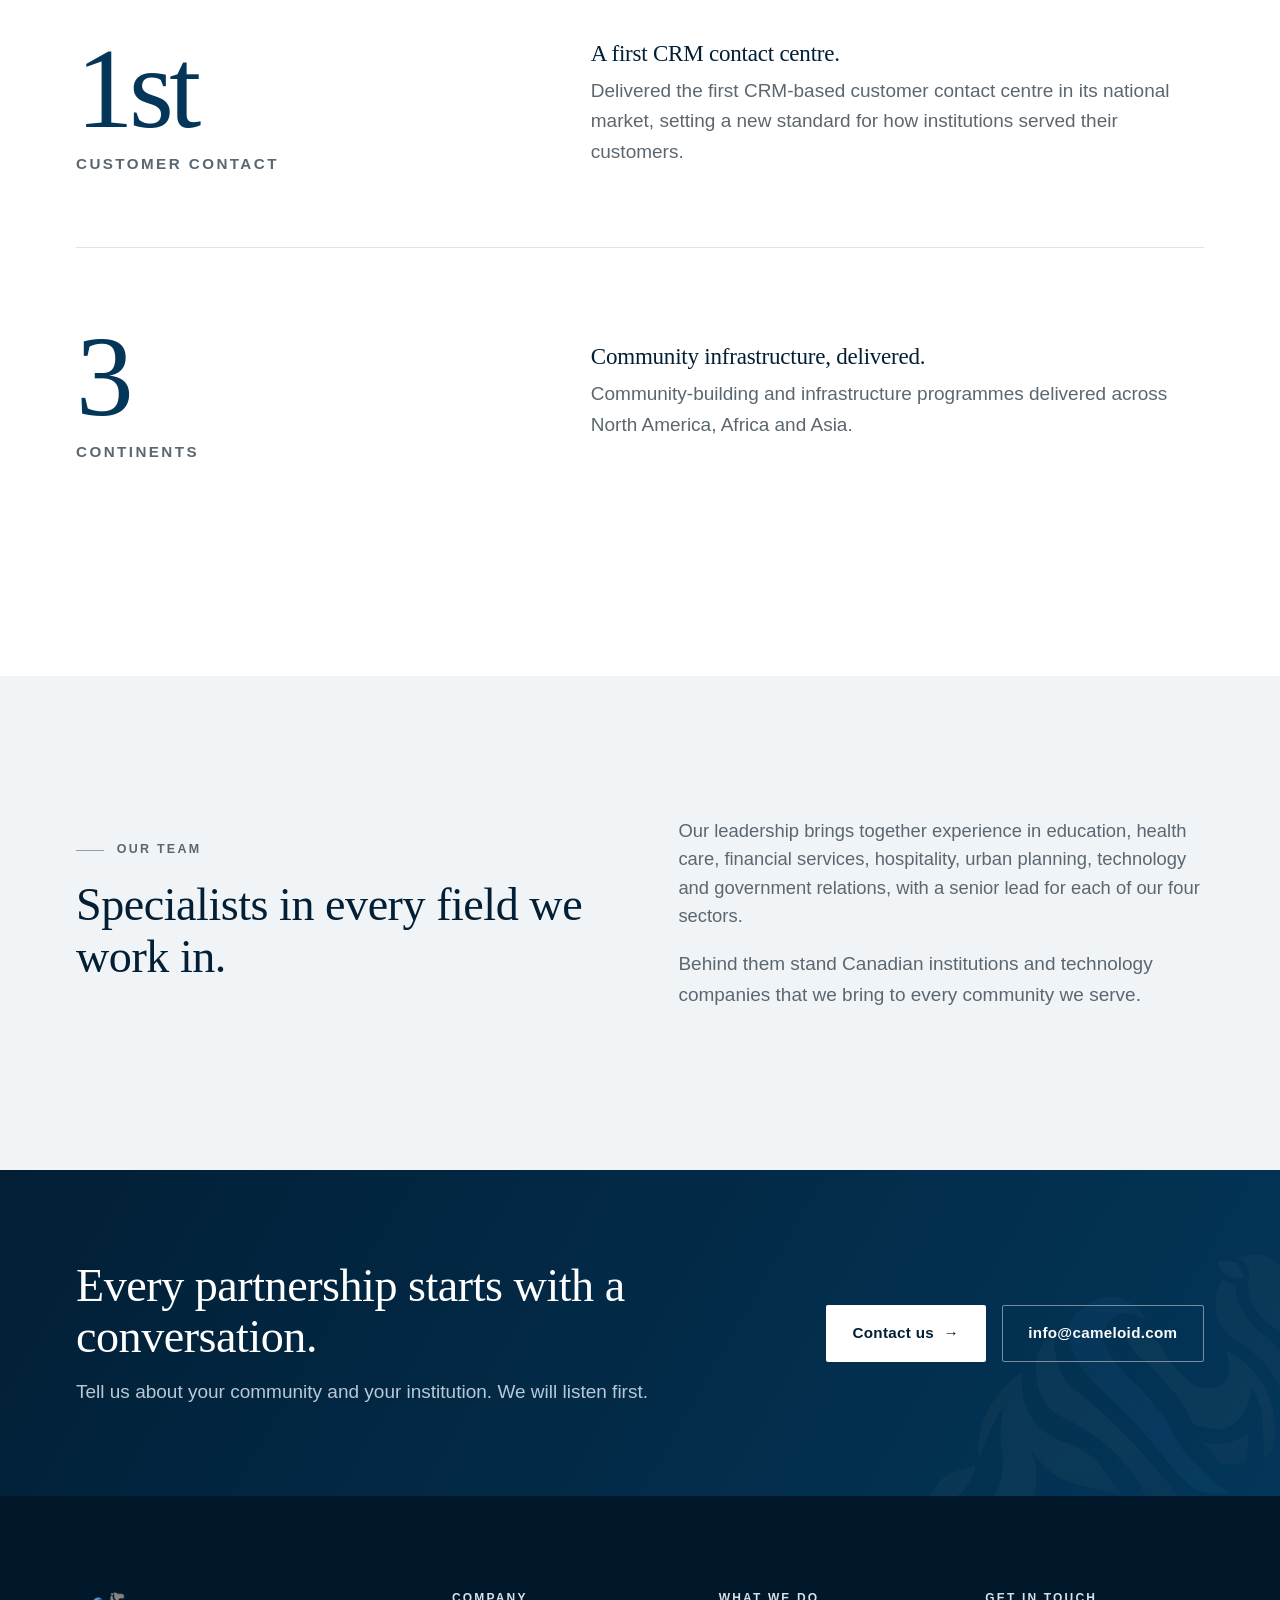
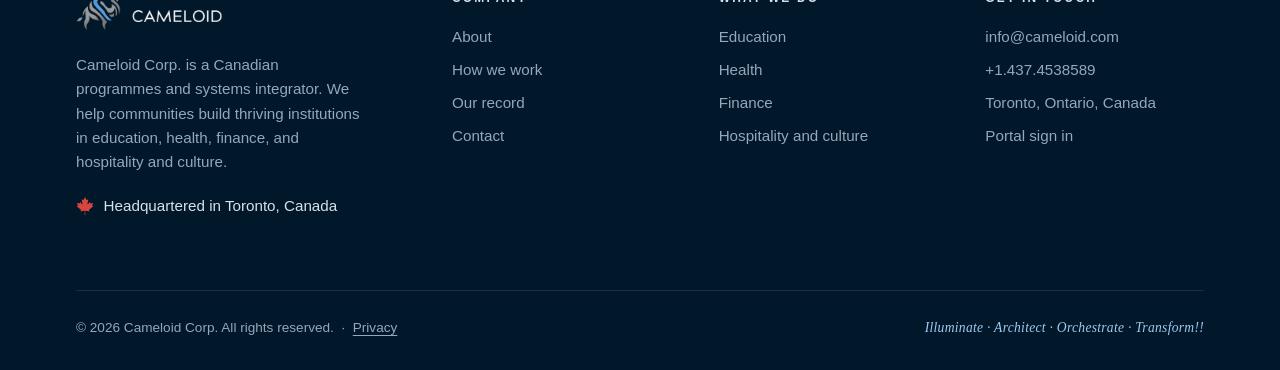
<file: our-record.html>
<!DOCTYPE html>
<html lang="en">
<head>
<meta charset="utf-8">
<meta name="viewport" content="width=device-width, initial-scale=1">
<title>Our record | Cameloid Corp.</title>
<meta name="description" content="What the Cameloid team has built: schools, banking systems, contact centres and community infrastructure.">
<link rel="canonical" href="https://cameloid.com/our-record.html">
<meta property="og:type" content="website">
<meta property="og:title" content="Our record | Cameloid Corp.">
<meta property="og:description" content="What the Cameloid team has built: schools, banking systems, contact centres and community infrastructure.">
<meta property="og:url" content="https://cameloid.com/our-record.html">
<meta property="og:image" content="https://cameloid.com/assets/img/share.png">
<meta name="theme-color" content="#033659">
<link rel="icon" type="image/png" sizes="32x32" href="assets/img/icon-32.png">
<link rel="apple-touch-icon" href="assets/img/icon-180.png">
<link rel="stylesheet" href="assets/css/site.css">
</head>
<body>
<a class="skip" href="#main">Skip to content</a>
<header class="site-header">
  <div class="wrap nav">
    <a class="brand" href="index.html" aria-label="Cameloid Corp. home"><img src="assets/img/logo-light.png" alt="Cameloid" width="155" height="40"></a>
    <nav aria-label="Main"><ul class="nav-links"><li><a href="about.html">About</a></li><li><a href="what-we-do.html">What we do</a></li><li><a href="how-we-work.html">How we work</a></li><li><a href="our-record.html" aria-current="page">Our record</a></li><li><a href="contact.html">Contact</a></li><li class="m-only"><a href="sign-in.html">Sign in</a></li></ul></nav>
    <div class="nav-cta">
      <a class="signin" href="sign-in.html"><svg viewBox="0 0 16 16" aria-hidden="true"><g fill="none" stroke="currentColor" stroke-width="1.4"><circle cx="8" cy="5.5" r="2.8"/><path d="M2.5 14.5c.8-2.8 3-4.2 5.5-4.2s4.7 1.4 5.5 4.2"/></g></svg>Sign in</a>
      <a class="btn btn-primary" href="contact.html">Talk to us</a>
      <button class="menu-btn" aria-label="Menu" aria-expanded="false"><span></span><span></span><span></span></button>
    </div>
  </div>
</header>
<main id="main">
<section class="page-hero "><svg class="art" viewBox="0 0 580 450" aria-hidden="true"><rect x="60" y="360" width="30" height="60" fill="#B9BEC3" opacity="0.25"/><rect x="142" y="302" width="30" height="118" fill="#8C98A3" opacity="0.35"/><rect x="224" y="244" width="30" height="176" fill="#6488A6" opacity="0.45"/><rect x="306" y="186" width="30" height="234" fill="#3576AC" opacity="0.55"/><rect x="388" y="128" width="30" height="292" fill="#1F5A8F" opacity="0.65"/><rect x="470" y="70" width="30" height="350" fill="#033659" opacity="0.75"/><g fill="#C9962B"><polygon  points="485.0,20.0 488.9,30.6 500.2,31.1 491.4,38.1 494.4,48.9 485.0,42.7 475.6,48.9 478.6,38.1 469.8,31.1 481.1,30.6"/></g><line x1="30" y1="420.5" x2="560" y2="420.5" stroke="#B9BEC3"/></svg>
  <div class="wrap"><p class="crumbs"><a href="index.html">Home</a> &nbsp;/&nbsp; Our record</p>
  <p class="eyebrow rv">Our record</p><h1 class="rv" style="--rd:.08s">What our team has built.</h1><p class="lede rv" style="--rd:.16s">Cameloid&rsquo;s founders and leadership have spent decades building institutions and systems in places where it is hard to do, and staying to run them.</p></div>
</section>
<section class="sec" style="padding-top:0">
  <div class="wrap feature-rows"><div class="rv"><div class="fig">100%<small>Post-secondary placement</small></div><div><h3>Every graduate placed, by choice.</h3><p>Our team built and led a K&ndash;12 school network in which every graduate went on to post-secondary study, at the college or university and programme of their choice, around the world.</p></div></div><div class="rv"><div class="fig">K&ndash;12<small>From one startup</small></div><div><h3>A school network, built and run.</h3><p>Grown from a single startup into a multi-campus operation with full international accreditation, built around each student and their family.</p></div></div><div class="rv"><div class="fig">1st<small>Islamic core banking</small></div><div><h3>A first for its national market.</h3><p>Led the implementation of the first Islamic core banking system in its national market, from procurement through to live operation.</p></div></div><div class="rv"><div class="fig">1st<small>Customer contact</small></div><div><h3>A first CRM contact centre.</h3><p>Delivered the first CRM-based customer contact centre in its national market, setting a new standard for how institutions served their customers.</p></div></div><div class="rv"><div class="fig">3<small>Continents</small></div><div><h3>Community infrastructure, delivered.</h3><p>Community-building and infrastructure programmes delivered across North America, Africa and Asia.</p></div></div></div>
</section>
<section class="sec bg-mist">
  <div class="wrap split">
    <div class="rv"><p class="eyebrow">Our team</p><h2>Specialists in every field we work in.</h2></div>
    <div class="rv" style="--rd:.1s"><p class="lede" style="max-width:none">Our leadership brings together experience in education, health care, financial services, hospitality, urban planning, technology and government relations, with a senior lead for each of our four sectors.</p><p style="color:var(--muted)">Behind them stand Canadian institutions and technology companies that we bring to every community we serve.</p></div>
  </div>
</section>
<section class="cta sec-tight">
  <img class="mark" src="assets/img/mark-dark.png" alt="" aria-hidden="true">
  <div class="wrap">
    <div class="rv"><h2>Every partnership starts with a conversation.</h2><p>Tell us about your community and your institution. We will listen first.</p></div>
    <div class="act rv" style="--rd:.15s"><a class="btn btn-light" href="contact.html">Contact us <span class="arr">&rarr;</span></a><a class="btn btn-ghost" href="mailto:info@cameloid.com">info@cameloid.com</a></div>
  </div>
</section>
</main>
<footer class="site-footer">
  <div class="wrap">
    <div class="f-grid">
      <div class="f-brand">
        <img src="assets/img/logo-dark.png" alt="Cameloid" width="147" height="38">
        <p>Cameloid Corp. is a Canadian programmes and systems integrator. We help communities build thriving institutions in education, health, finance, and hospitality and culture.</p>
        <div class="f-canada"><svg viewBox="-2015 -2000 4030 4030" aria-hidden="true"><path d="m-90 2030 45-863a95 95 0 0 0-111-98l-859 151 116-320a65 65 0 0 0-20-73l-941-762 212-99a65 65 0 0 0 34-79l-186-572 542 115a65 65 0 0 0 73-38l105-247 423 454a65 65 0 0 0 111-57l-204-1052 327 189a65 65 0 0 0 91-27l332-652 332 652a65 65 0 0 0 91 27l327-189-204 1052a65 65 0 0 0 111 57l423-454 105 247a65 65 0 0 0 73 38l542-115-186 572a65 65 0 0 0 34 79l212 99-941 762a65 65 0 0 0-20 73l116 320-859-151a95 95 0 0 0-111 98l45 863z"/></svg><span>Headquartered in Toronto, Canada</span></div>
      </div>
      <div><h4>Company</h4><ul><li><a href="about.html">About</a></li><li><a href="how-we-work.html">How we work</a></li><li><a href="our-record.html">Our record</a></li><li><a href="contact.html">Contact</a></li></ul></div>
      <div><h4>What we do</h4><ul><li><a href="what-we-do.html#education">Education</a></li><li><a href="what-we-do.html#health">Health</a></li><li><a href="what-we-do.html#finance">Finance</a></li><li><a href="what-we-do.html#hospitality">Hospitality and culture</a></li></ul></div>
      <div><h4>Get in touch</h4><ul><li><a href="mailto:info@cameloid.com">info@cameloid.com</a></li><li><a href="tel:+14374538589">+1.437.4538589</a></li><li>Toronto, Ontario, Canada</li><li><a href="sign-in.html">Portal sign in</a></li></ul>
        <div class="apps" aria-hidden="true"><!-- App Store and Google Play badges go here when the apps launch --></div>
      </div>
    </div>
    <div class="f-bottom">
      <span>&copy; <span data-year>2026</span> Cameloid Corp. All rights reserved. &nbsp;&middot;&nbsp; <a href="privacy.html" style="color:inherit">Privacy</a></span>
      <span class="tagline">Illuminate &middot; Architect &middot; Orchestrate &middot; Transform!!</span>
    </div>
  </div>
</footer>
<script src="assets/js/site.js" defer></script>
</body>
</html>
</file>
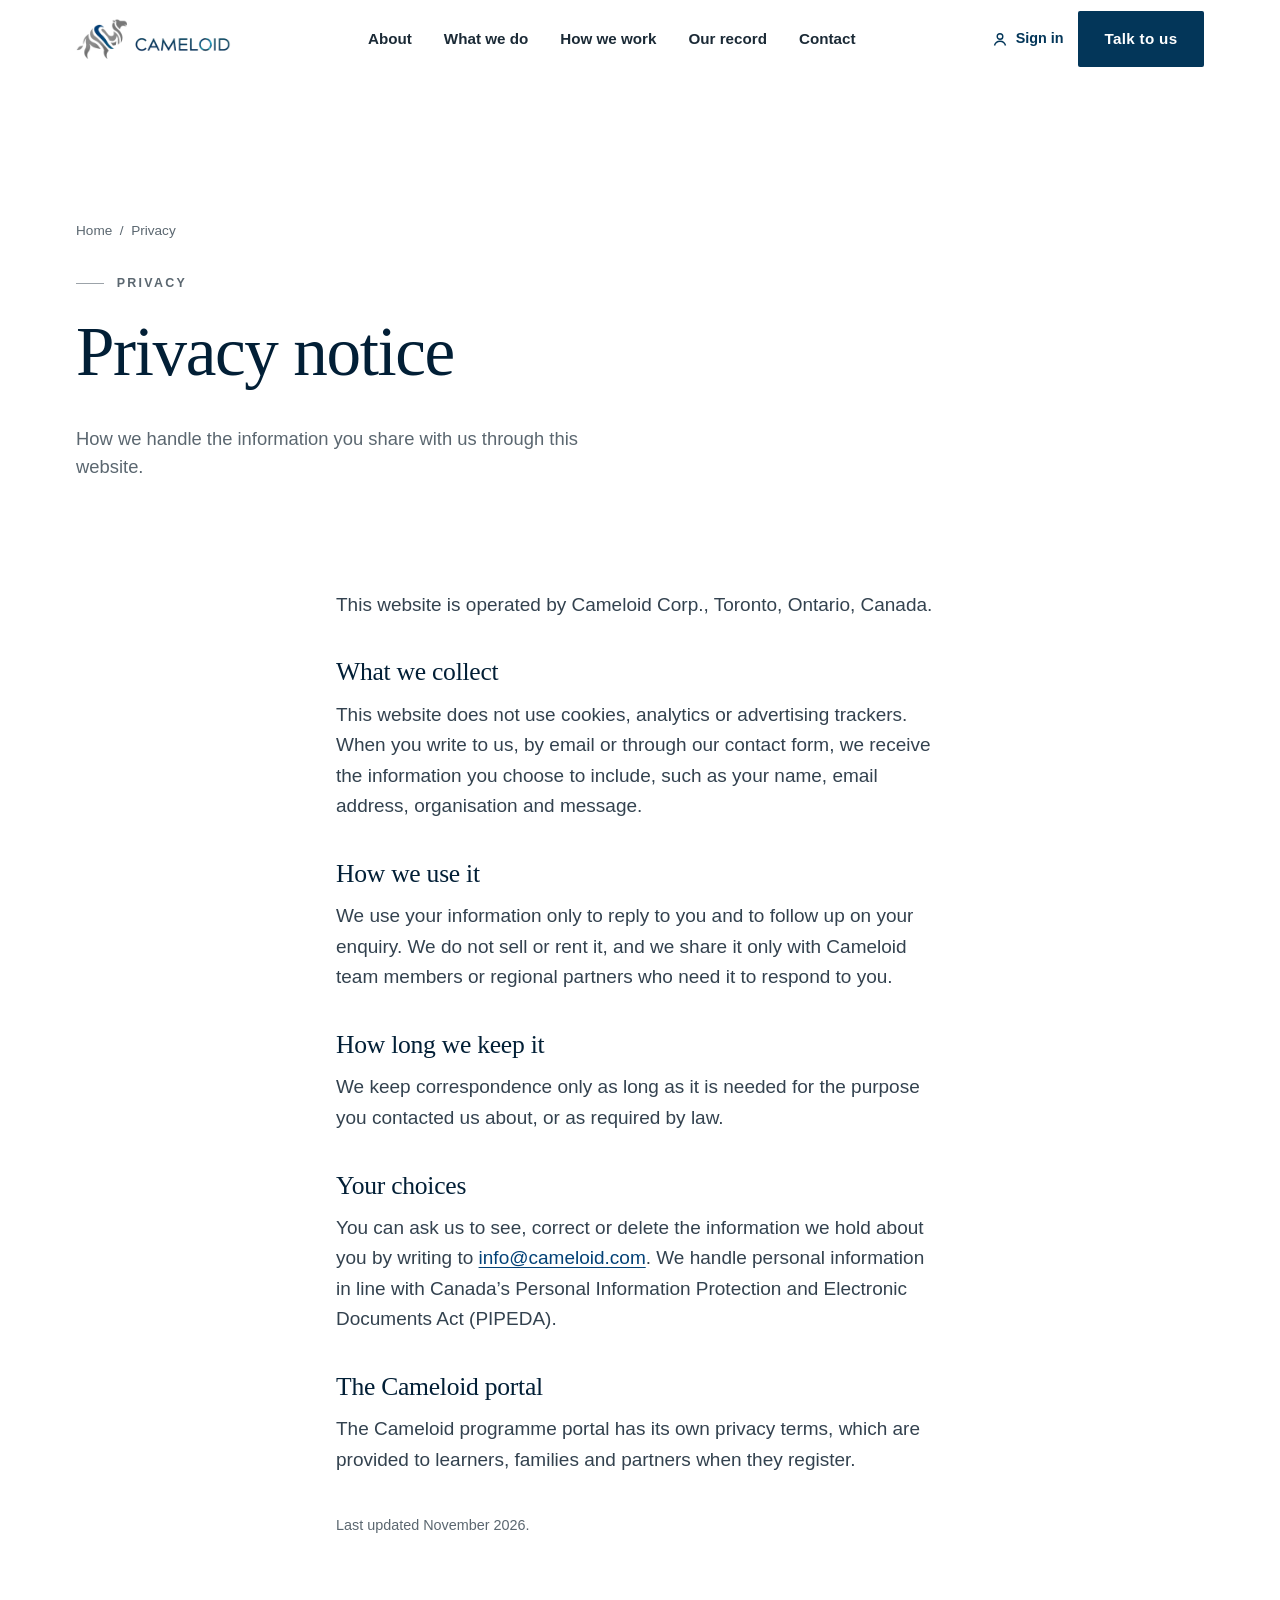
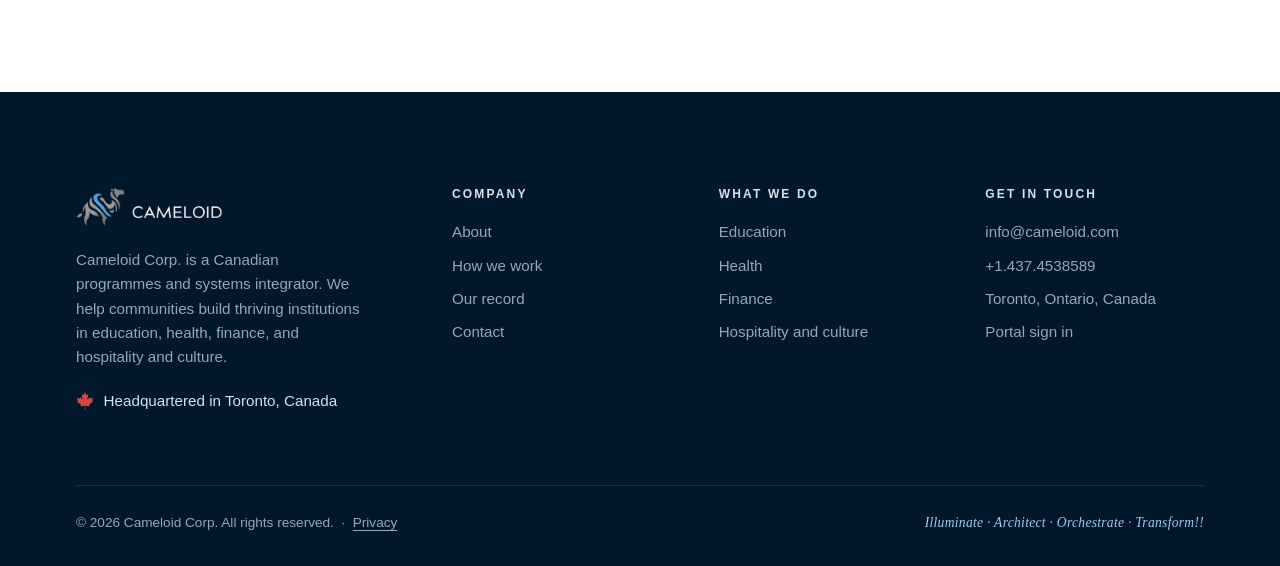
<file: privacy.html>
<!DOCTYPE html>
<html lang="en">
<head>
<meta charset="utf-8">
<meta name="viewport" content="width=device-width, initial-scale=1">
<title>Privacy | Cameloid Corp.</title>
<meta name="description" content="Privacy notice for cameloid.com.">
<link rel="canonical" href="https://cameloid.com/privacy.html">
<meta property="og:type" content="website">
<meta property="og:title" content="Privacy | Cameloid Corp.">
<meta property="og:description" content="Privacy notice for cameloid.com.">
<meta property="og:url" content="https://cameloid.com/privacy.html">
<meta property="og:image" content="https://cameloid.com/assets/img/share.png">
<meta name="theme-color" content="#033659">
<link rel="icon" type="image/png" sizes="32x32" href="assets/img/icon-32.png">
<link rel="apple-touch-icon" href="assets/img/icon-180.png">
<link rel="stylesheet" href="assets/css/site.css">
</head>
<body>
<a class="skip" href="#main">Skip to content</a>
<header class="site-header">
  <div class="wrap nav">
    <a class="brand" href="index.html" aria-label="Cameloid Corp. home"><img src="assets/img/logo-light.png" alt="Cameloid" width="155" height="40"></a>
    <nav aria-label="Main"><ul class="nav-links"><li><a href="about.html">About</a></li><li><a href="what-we-do.html">What we do</a></li><li><a href="how-we-work.html">How we work</a></li><li><a href="our-record.html">Our record</a></li><li><a href="contact.html">Contact</a></li><li class="m-only"><a href="sign-in.html">Sign in</a></li></ul></nav>
    <div class="nav-cta">
      <a class="signin" href="sign-in.html"><svg viewBox="0 0 16 16" aria-hidden="true"><g fill="none" stroke="currentColor" stroke-width="1.4"><circle cx="8" cy="5.5" r="2.8"/><path d="M2.5 14.5c.8-2.8 3-4.2 5.5-4.2s4.7 1.4 5.5 4.2"/></g></svg>Sign in</a>
      <a class="btn btn-primary" href="contact.html">Talk to us</a>
      <button class="menu-btn" aria-label="Menu" aria-expanded="false"><span></span><span></span><span></span></button>
    </div>
  </div>
</header>
<main id="main">
<section class="page-hero ">
  <div class="wrap"><p class="crumbs"><a href="index.html">Home</a> &nbsp;/&nbsp; Privacy</p>
  <p class="eyebrow rv">Privacy</p><h1 class="rv" style="--rd:.08s">Privacy notice</h1><p class="lede rv" style="--rd:.16s">How we handle the information you share with us through this website.</p></div>
</section>
<section class="sec" style="padding-top:0"><div class="wrap prose">
<p>This website is operated by Cameloid Corp., Toronto, Ontario, Canada.</p>
<h2>What we collect</h2><p>This website does not use cookies, analytics or advertising trackers. When you write to us, by email or through our contact form, we receive the information you choose to include, such as your name, email address, organisation and message.</p>
<h2>How we use it</h2><p>We use your information only to reply to you and to follow up on your enquiry. We do not sell or rent it, and we share it only with Cameloid team members or regional partners who need it to respond to you.</p>
<h2>How long we keep it</h2><p>We keep correspondence only as long as it is needed for the purpose you contacted us about, or as required by law.</p>
<h2>Your choices</h2><p>You can ask us to see, correct or delete the information we hold about you by writing to <a href="mailto:info@cameloid.com">info@cameloid.com</a>. We handle personal information in line with Canada&rsquo;s Personal Information Protection and Electronic Documents Act (PIPEDA).</p>
<h2>The Cameloid portal</h2><p>The Cameloid programme portal has its own privacy terms, which are provided to learners, families and partners when they register.</p>
<p style="color:var(--muted);font-size:.9rem;margin-top:2.4rem">Last updated November 2026.</p>
</div></section>
</main>
<footer class="site-footer">
  <div class="wrap">
    <div class="f-grid">
      <div class="f-brand">
        <img src="assets/img/logo-dark.png" alt="Cameloid" width="147" height="38">
        <p>Cameloid Corp. is a Canadian programmes and systems integrator. We help communities build thriving institutions in education, health, finance, and hospitality and culture.</p>
        <div class="f-canada"><svg viewBox="-2015 -2000 4030 4030" aria-hidden="true"><path d="m-90 2030 45-863a95 95 0 0 0-111-98l-859 151 116-320a65 65 0 0 0-20-73l-941-762 212-99a65 65 0 0 0 34-79l-186-572 542 115a65 65 0 0 0 73-38l105-247 423 454a65 65 0 0 0 111-57l-204-1052 327 189a65 65 0 0 0 91-27l332-652 332 652a65 65 0 0 0 91 27l327-189-204 1052a65 65 0 0 0 111 57l423-454 105 247a65 65 0 0 0 73 38l542-115-186 572a65 65 0 0 0 34 79l212 99-941 762a65 65 0 0 0-20 73l116 320-859-151a95 95 0 0 0-111 98l45 863z"/></svg><span>Headquartered in Toronto, Canada</span></div>
      </div>
      <div><h4>Company</h4><ul><li><a href="about.html">About</a></li><li><a href="how-we-work.html">How we work</a></li><li><a href="our-record.html">Our record</a></li><li><a href="contact.html">Contact</a></li></ul></div>
      <div><h4>What we do</h4><ul><li><a href="what-we-do.html#education">Education</a></li><li><a href="what-we-do.html#health">Health</a></li><li><a href="what-we-do.html#finance">Finance</a></li><li><a href="what-we-do.html#hospitality">Hospitality and culture</a></li></ul></div>
      <div><h4>Get in touch</h4><ul><li><a href="mailto:info@cameloid.com">info@cameloid.com</a></li><li><a href="tel:+14374538589">+1.437.4538589</a></li><li>Toronto, Ontario, Canada</li><li><a href="sign-in.html">Portal sign in</a></li></ul>
        <div class="apps" aria-hidden="true"><!-- App Store and Google Play badges go here when the apps launch --></div>
      </div>
    </div>
    <div class="f-bottom">
      <span>&copy; <span data-year>2026</span> Cameloid Corp. All rights reserved. &nbsp;&middot;&nbsp; <a href="privacy.html" style="color:inherit">Privacy</a></span>
      <span class="tagline">Illuminate &middot; Architect &middot; Orchestrate &middot; Transform!!</span>
    </div>
  </div>
</footer>
<script src="assets/js/site.js" defer></script>
</body>
</html>
</file>
<file: assets/css/site.css>
/* Cameloid Corp. — site styles */
:root{
  --navy:#033659; --deep:#021F36; --night:#01172a; --blue:#024176; --sky:#5AA0E1;
  --grey:#838383; --lgrey:#B9BEC3; --mist:#F1F4F7; --paper:#FAFBFC; --ink:#1B2A36; --muted:#5B6770; --line:#DDE3E8;
  --edu:#1F5FA8; --eduL:#5BA4E0; --health:#1E8A62; --healthL:#4CC08E; --gold:#C9962B; --goldD:#A87A1C; --terra:#C8673E; --amber:#E39B3B;
  --serif:Georgia,"Times New Roman",serif;
  --sans:Calibri,Carlito,"Segoe UI","Helvetica Neue",Arial,sans-serif;
  --wrap:1240px; --pad:clamp(20px,5vw,56px);
  --ease:cubic-bezier(.2,.7,.2,1);
}
*,*::before,*::after{box-sizing:border-box}
html{scroll-behavior:smooth;-webkit-text-size-adjust:100%}
body{margin:0;font-family:var(--sans);font-size:clamp(17px,1.05vw + 10px,19px);line-height:1.6;color:var(--ink);background:#fff;-webkit-font-smoothing:antialiased;text-rendering:optimizeLegibility}
img,svg{display:block;max-width:100%}
a{color:var(--blue);text-decoration-thickness:1px;text-underline-offset:3px}
h1,h2,h3,h4{font-family:var(--serif);font-weight:400;color:var(--deep);line-height:1.12;margin:0 0 .5em;letter-spacing:-.01em}
h1{font-size:clamp(2.5rem,5.4vw,4.6rem);letter-spacing:-.02em}
h2{font-size:clamp(2rem,3.6vw,3.1rem)}
h3{font-size:clamp(1.35rem,1.8vw,1.7rem)}
p{margin:0 0 1em}
em.it{font-style:italic}
.wrap{max-width:var(--wrap);margin:0 auto;padding:0 var(--pad)}
.narrow{max-width:760px}
.eyebrow{font-family:var(--sans);font-size:.78rem;font-weight:700;letter-spacing:.18em;text-transform:uppercase;color:var(--muted);margin:0 0 1.2rem;display:flex;align-items:center;gap:.8rem}
.eyebrow::before{content:"";width:28px;height:1px;background:currentColor;opacity:.6}
.lede{font-size:clamp(1.15rem,1.4vw,1.35rem);line-height:1.55;color:var(--muted);max-width:44ch}
.skip{position:absolute;left:-999px;top:0;background:var(--deep);color:#fff;padding:.6rem 1rem;z-index:100}
.skip:focus{left:1rem}
:focus-visible{outline:2px solid var(--sky);outline-offset:3px}

/* buttons */
.btn{display:inline-flex;align-items:center;gap:.6rem;font-family:var(--sans);font-weight:700;font-size:.95rem;letter-spacing:.02em;padding:.95rem 1.6rem;border-radius:2px;text-decoration:none;border:1px solid transparent;transition:background .25s,color .25s,border-color .25s,transform .25s var(--ease)}
.btn .arr{transition:transform .3s var(--ease)}
.btn:hover .arr{transform:translateX(4px)}
.btn-primary{background:var(--navy);color:#fff}
.btn-primary:hover{background:var(--deep)}
.btn-light{background:#fff;color:var(--deep)}
.btn-light:hover{background:var(--mist)}
.btn-ghost{border-color:rgba(255,255,255,.45);color:#fff}
.btn-ghost:hover{border-color:#fff;background:rgba(255,255,255,.06)}
.btn-line{border-color:var(--navy);color:var(--navy);padding:.6rem 1.1rem}
.btn-line:hover{background:var(--navy);color:#fff}
.link-arrow{font-weight:700;text-decoration:none;color:var(--navy);display:inline-flex;gap:.5rem;align-items:center;font-size:.95rem;letter-spacing:.02em}
.link-arrow span{transition:transform .3s var(--ease)}
.link-arrow:hover span{transform:translateX(5px)}

/* header */
.site-header{position:sticky;top:0;z-index:50;background:#fff;border-bottom:1px solid transparent;transition:border-color .3s,box-shadow .3s}
.site-header.scrolled{border-color:var(--line);box-shadow:0 6px 24px -18px rgba(2,31,54,.35)}
.nav{display:flex;align-items:center;justify-content:space-between;height:78px;gap:2rem}
.brand img{height:40px;width:auto}
.nav-links{display:flex;align-items:center;gap:2rem;list-style:none;margin:0;padding:0}
.nav-links a{font-size:.95rem;color:var(--ink);text-decoration:none;font-weight:600;position:relative;padding:.4rem 0}
.nav-links a::after{content:"";position:absolute;left:0;right:0;bottom:-2px;height:1px;background:var(--navy);transform:scaleX(0);transform-origin:left;transition:transform .35s var(--ease)}
.nav-links a:hover::after,.nav-links a[aria-current="page"]::after{transform:scaleX(1)}
.nav-links a[aria-current="page"]{color:var(--navy)}
.nav-cta{display:flex;align-items:center;gap:.9rem}
.signin{font-size:.9rem;font-weight:700;color:var(--navy);text-decoration:none;display:inline-flex;align-items:center;gap:.45rem}
.signin svg{width:16px;height:16px}
.menu-btn{display:none;background:none;border:0;width:44px;height:44px;padding:10px;cursor:pointer}
.menu-btn span{display:block;height:1.5px;background:var(--deep);margin:6px 0;transition:transform .3s,opacity .3s}
.menu-open .menu-btn span:nth-child(1){transform:translateY(7.5px) rotate(45deg)}
.menu-open .menu-btn span:nth-child(2){opacity:0}
.menu-open .menu-btn span:nth-child(3){transform:translateY(-7.5px) rotate(-45deg)}
@media (max-width:1020px){
  .menu-btn{display:block}
  .nav-cta .btn{display:none}
  .nav-links{position:fixed;top:78px;left:0;right:0;bottom:0;height:calc(100vh - 78px);height:calc(100dvh - 78px);overflow-y:auto;z-index:60;background:#fff;box-shadow:0 1px 0 var(--line) inset;flex-direction:column;align-items:flex-start;gap:0;padding:1rem var(--pad) 2rem;transform:translateY(-8px);opacity:0;pointer-events:none;transition:opacity .3s,transform .3s}
  .nav-links li{width:100%;border-bottom:1px solid var(--line)}
  .nav-links a{display:block;padding:1.1rem 0;font-family:var(--serif);font-size:1.5rem;font-weight:400}
  .nav-links a::after{display:none}
  .nav-links .m-only{display:block}
  .menu-open .nav-links{opacity:1;transform:none;pointer-events:auto}
  body.menu-open{overflow:hidden}
  .brand img{height:30px}
}
.m-only{display:none}

/* sections */
section{position:relative}
.sec{padding:clamp(80px,11vw,150px) 0}
.sec-tight{padding:clamp(56px,7vw,96px) 0}
.bg-mist{background:var(--mist)}
.bg-paper{background:var(--paper)}
.bg-navy{background:var(--navy);color:#dfe8f0}
.bg-deep{background:var(--deep);color:#d6e1ea}
.bg-navy h2,.bg-navy h3,.bg-deep h2,.bg-deep h3,.bg-deep h1,.bg-navy h1{color:#fff}
.bg-navy .eyebrow,.bg-deep .eyebrow{color:var(--sky)}
.bg-navy .lede,.bg-deep .lede{color:#b8c8d6}
.sec-head{display:grid;grid-template-columns:1fr 1fr;gap:3rem;align-items:end;margin-bottom:clamp(48px,6vw,80px)}
.sec-head h2{margin:0}
.sec-head .lede{margin:0;justify-self:end}
@media (max-width:860px){.sec-head{grid-template-columns:1fr;gap:1.2rem}.sec-head .lede{justify-self:start}}

/* reveal */
.rv{opacity:0;transform:translateY(26px);transition:opacity .9s var(--ease),transform .9s var(--ease);transition-delay:var(--rd,0s)}
.rv.in{opacity:1;transform:none}
@media (prefers-reduced-motion:reduce){.rv{opacity:1;transform:none;transition:none}html{scroll-behavior:auto}}

/* ---------- HOME HERO ---------- */
.hero{background:radial-gradient(120% 90% at 78% 10%,#0b4a78 0%,var(--navy) 34%,var(--deep) 72%,var(--night) 100%);color:#fff;overflow:hidden;min-height:min(92vh,880px);display:flex;align-items:center}
.hero canvas{position:absolute;inset:0;width:100%;height:100%}
.hero .dunes{position:absolute;left:0;right:0;bottom:-1px;width:100%;height:clamp(110px,18vw,230px)}
.hero-inner{position:relative;z-index:2;width:100%;padding-top:clamp(96px,14vh,160px);padding-bottom:clamp(150px,22vh,240px)}
.hero h1{color:#fff;max-width:15ch;margin-bottom:.45em}
.hero h1 em{font-style:italic;color:#9fcaf0}
.hero .lede{color:#c3d3e1;max-width:52ch;margin-bottom:2.4rem}
.hero .eyebrow{color:#9fcaf0}
.hero-actions{display:flex;flex-wrap:wrap;gap:1rem}
.hero-meta{position:absolute;z-index:2;right:var(--pad);bottom:clamp(36px,6vw,64px);color:#9db2c4;font-size:.85rem;letter-spacing:.06em;display:flex;align-items:center;gap:.6rem}
.hero-meta svg{width:16px;height:16px;fill:#d6463f}
@media (max-width:700px){.hero-meta{left:var(--pad);right:auto}}

/* promise */
.promise{display:grid;grid-template-columns:repeat(3,1fr);border-top:1px solid var(--line)}
.promise div{padding:2.4rem 2rem 0 0}
.promise div+div{padding-left:2rem;border-left:1px solid var(--line)}
.promise small{display:block;font-size:.75rem;letter-spacing:.18em;text-transform:uppercase;color:var(--muted);font-weight:700;margin-bottom:.8rem}
.promise p{font-family:var(--serif);font-size:clamp(1.35rem,2vw,1.75rem);line-height:1.25;color:var(--deep);margin:0}
.promise p b{font-weight:400;color:var(--navy);font-style:italic}
@media (max-width:860px){.promise{grid-template-columns:1fr}.promise div,.promise div+div{padding:1.8rem 0;border-left:0;border-bottom:1px solid var(--line)}}
.intro-grid{display:grid;grid-template-columns:1.1fr 1fr;gap:clamp(40px,7vw,110px);align-items:start;margin-bottom:clamp(56px,7vw,90px)}
.intro-grid h2{margin:0}
.intro-grid p{color:var(--muted);font-size:1.12rem}
@media (max-width:860px){.intro-grid{grid-template-columns:1fr}}

/* pillars (home) */
.pillars{display:grid;grid-template-columns:repeat(2,1fr);gap:1px;background:var(--line);border:1px solid var(--line)}
.pillar{--c:var(--navy);background:#fff;padding:clamp(32px,4vw,56px);position:relative;overflow:hidden;text-decoration:none;color:inherit;display:grid;grid-template-columns:auto 1fr;gap:1.6rem 2rem;align-items:start;min-height:280px;transition:background .5s var(--ease)}
.pillar::before{content:"";position:absolute;inset:0;background:radial-gradient(90% 120% at 100% 100%,color-mix(in srgb,var(--c) 14%,transparent),transparent 60%);opacity:0;transition:opacity .6s var(--ease)}
.pillar:hover::before{opacity:1}
.pillar .num{font-family:var(--serif);font-size:.95rem;color:var(--c);letter-spacing:.08em;position:absolute;top:clamp(28px,3.5vw,44px);right:clamp(28px,3.5vw,48px)}
.pillar .emblem{width:84px;height:84px;color:var(--c);position:relative}
.pillar h3{margin:.2rem 0 .7rem;position:relative}
.pillar p{color:var(--muted);margin:0 0 1.4rem;position:relative;max-width:40ch}
.pillar .link-arrow{color:var(--c);position:relative}
.pillar .body{grid-column:2}
.p-edu{--c:var(--edu)}.p-health{--c:var(--health)}.p-fin{--c:var(--goldD)}.p-hosp{--c:var(--terra)}
@media (max-width:860px){.pillars{grid-template-columns:1fr}.pillar{grid-template-columns:1fr;min-height:0}.pillar .body{grid-column:1}}
.beyond{margin-top:2.2rem;display:flex;flex-wrap:wrap;align-items:center;gap:.6rem 1.4rem;color:var(--muted);font-size:.95rem}
.beyond strong{color:var(--deep);font-weight:700;margin-right:.4rem}
.beyond span{display:inline-flex;align-items:center;gap:.45rem}
.beyond i{width:7px;height:7px;border-radius:50%;background:var(--c);display:inline-block}

/* integrator diagram */
.integrate{display:grid;grid-template-columns:1fr 1.25fr;gap:clamp(40px,6vw,96px);align-items:center}
.integrate .copy p{color:#b8c8d6}
.integrate .copy blockquote{margin:2rem 0 0;padding:0;font-family:var(--serif);font-size:clamp(1.4rem,2.2vw,1.9rem);line-height:1.3;color:#fff}
.integrate .copy blockquote span{color:var(--sky);font-style:italic}
.flow{width:100%;height:auto}
.flow .stream{fill:none;stroke-width:1.5;stroke-dasharray:4 8;animation:flow 2.2s linear infinite}
@keyframes flow{to{stroke-dashoffset:-48}}
@media (prefers-reduced-motion:reduce){.flow .stream{animation:none}}
.flow text{font-family:var(--sans);fill:#cfdbe6;font-size:15px}
.flow .lbl{font-family:var(--serif);font-size:22px;fill:#fff}
@media (max-width:900px){.integrate{grid-template-columns:1fr}}

/* stages */
.stairs{display:grid;grid-template-columns:repeat(5,1fr);align-items:end;gap:10px;height:clamp(300px,34vw,420px);margin-top:1rem}
.step{background:var(--s);color:#fff;padding:1.2rem 1.1rem;display:flex;flex-direction:column;justify-content:flex-end;height:var(--h);position:relative;transform-origin:bottom;transition:transform 1s var(--ease);transition-delay:var(--rd,0s)}
.rv-stairs .step{transform:scaleY(.08)}
.rv-stairs.in .step{transform:none}
.step b{font-family:var(--serif);font-weight:400;font-size:clamp(1.05rem,1.6vw,1.45rem);display:block;margin-bottom:.3rem}
.step span{font-size:.85rem;line-height:1.35;opacity:.86}
.step .n{position:absolute;top:1rem;left:1.1rem;font-size:.75rem;letter-spacing:.14em;opacity:.7}
.step.star::after{content:"";position:absolute;top:-34px;left:50%;width:22px;height:22px;transform:translateX(-50%);background:var(--gold);clip-path:polygon(50% 0,61% 35%,98% 35%,68% 57%,79% 91%,50% 70%,21% 91%,32% 57%,2% 35%,39% 35%)}
@media (max-width:760px){.stairs{grid-template-columns:1fr;height:auto}.step{height:auto!important;min-height:0}.step .n{position:static;margin-bottom:.4rem}.rv-stairs .step{transform:scaleX(.1);transform-origin:left}.step.star::after{top:50%;left:auto;right:16px;transform:translateY(-50%)}}

/* cycle */
.cycle{position:relative;margin-top:1rem}
.cycle svg.path{width:100%;height:140px;position:absolute;left:0;right:0;top:0;z-index:0}
.cycle-steps{display:grid;grid-template-columns:repeat(4,1fr);gap:2rem;position:relative;z-index:1}
.cstep{padding-top:9.2rem;position:relative}
.cstep .dot{position:absolute;top:var(--y,60px);left:0;width:56px;height:56px;border-radius:50%;background:#fff;border:1px solid var(--line);display:grid;place-items:center;font-family:var(--serif);color:var(--navy);font-size:1.1rem;box-shadow:0 10px 30px -14px rgba(2,31,54,.35)}
.cstep:last-child .dot{background:var(--navy);color:#fff;border-color:var(--navy)}
.cstep h3{font-style:italic;color:var(--navy);margin-bottom:.4rem}
.cstep p{color:var(--muted);font-size:1rem;margin:0}
@media (max-width:900px){.cycle svg.path{display:none}.cycle-steps{grid-template-columns:1fr 1fr;gap:2.6rem 2rem}.cstep{padding-top:4.5rem}.cstep .dot{top:0}}
@media (max-width:560px){.cycle-steps{grid-template-columns:1fr}}
.tagline{font-family:var(--serif);font-style:italic;color:var(--muted);letter-spacing:.02em}

/* CTO band */
.cto{display:grid;grid-template-columns:1fr 1fr;gap:0;align-items:stretch;border:1px solid var(--line);background:#fff}
.cto .l{padding:clamp(36px,5vw,72px);border-right:1px solid var(--line)}
.cto .r{padding:clamp(36px,5vw,72px);background:linear-gradient(160deg,var(--mist),#fff)}
.cto ol{list-style:none;margin:0;padding:0;counter-reset:c}
.cto li{counter-increment:c;padding:1.1rem 0 1.1rem 3.2rem;border-bottom:1px solid var(--line);position:relative;color:var(--ink)}
.cto li:last-child{border-bottom:0}
.cto li::before{content:counter(c,decimal-leading-zero);position:absolute;left:0;top:1.15rem;font-family:var(--serif);color:var(--sky);font-size:1rem}
.cto li b{display:block;font-family:var(--serif);font-weight:400;font-size:1.2rem;color:var(--deep)}
.cto li span{color:var(--muted);font-size:.98rem}
@media (max-width:860px){.cto{grid-template-columns:1fr}.cto .l{border-right:0;border-bottom:1px solid var(--line)}}

/* record */
.record{display:grid;grid-template-columns:repeat(12,1fr);gap:1px;background:rgba(255,255,255,.12);border:1px solid rgba(255,255,255,.12)}
.rec{background:var(--deep);padding:clamp(28px,3.5vw,48px);grid-column:span 4;min-height:250px;display:flex;flex-direction:column;justify-content:space-between}
.rec.wide{grid-column:span 6}
.rec .big{font-family:var(--serif);font-size:clamp(3rem,6vw,5.2rem);line-height:1;color:#fff;letter-spacing:-.03em}
.rec .big small{font-size:.4em;letter-spacing:0;color:var(--sky);margin-left:.15em}
.rec p{margin:1.2rem 0 0;color:#b8c8d6;max-width:34ch}
@media (max-width:900px){.rec,.rec.wide{grid-column:span 12;min-height:0}}

/* map */
.mapsec{overflow:hidden}
.worldmap{width:100%;height:auto;margin-top:clamp(24px,4vw,56px)}
.worldmap .dots circle{fill:#2b5f86;opacity:.75}
.worldmap .arc{fill:none;stroke:var(--sky);stroke-width:1.3;stroke-dasharray:900;stroke-dashoffset:900;opacity:.85}
.in .worldmap .arc{animation:draw 2.4s var(--ease) forwards;animation-delay:var(--d)}
@keyframes draw{to{stroke-dashoffset:0}}
.worldmap .pin{fill:var(--sky)}
.worldmap .hq .pin{fill:#fff}
.worldmap .pulse{fill:var(--sky);opacity:.35;transform-box:fill-box;transform-origin:center;animation:pulse 2.8s ease-out infinite}
.worldmap .hq .pulse{fill:#fff}
@keyframes pulse{0%{transform:scale(.6);opacity:.55}100%{transform:scale(2.6);opacity:0}}
.worldmap text{font-family:var(--serif);font-size:20px;fill:#fff}
.worldmap text.small{font-family:var(--sans);font-size:13px;fill:#9db2c4;letter-spacing:.08em;text-transform:uppercase}
.worldmap .office{opacity:0;transition:opacity .8s}
.in .worldmap .office{opacity:1;transition-delay:var(--d)}
@media (prefers-reduced-motion:reduce){.worldmap .arc{stroke-dashoffset:0}.worldmap .office{opacity:1}.worldmap .pulse{animation:none}}
@media (max-width:700px){.worldmap{width:140%;max-width:none;margin-left:-15%}.worldmap text{font-size:28px}.worldmap text.small{font-size:18px}}
.regions{display:grid;grid-template-columns:repeat(4,1fr);gap:2rem;margin-top:2.6rem;border-top:1px solid rgba(255,255,255,.15);padding-top:2rem}
.regions b{display:block;font-family:var(--serif);font-weight:400;color:#fff;font-size:1.3rem;margin-bottom:.3rem}
.regions span{color:#9db2c4;font-size:.95rem}
@media (max-width:860px){.regions{grid-template-columns:1fr 1fr}}

/* network */
.network{display:grid;grid-template-columns:1fr 1fr;gap:clamp(40px,6vw,100px);align-items:center}
.network svg{width:100%;height:auto}
.nl{stroke:#c6d3de;stroke-width:1}
.nn{fill:#fff;stroke:var(--c,var(--navy));stroke-width:1.6}
.netdark .nl{stroke:rgba(159,202,240,.22)}
.netdark .nn{fill:var(--deep)}
.netdark circle[fill="#033659"]{fill:#0b4a78}
@media (max-width:860px){.network{grid-template-columns:1fr}}

/* CTA */
.cta{background:linear-gradient(120deg,var(--deep),var(--navy));color:#fff;overflow:hidden}
.cta .wrap{display:grid;grid-template-columns:1.4fr 1fr;align-items:center;gap:2rem}
.cta h2{color:#fff;margin:0 0 .3em}
.cta p{color:#b8c8d6;margin:0}
.cta .act{justify-self:end;display:flex;gap:1rem;flex-wrap:wrap}
.cta .mark{position:absolute;right:-60px;bottom:-80px;width:420px;opacity:.06;pointer-events:none}
@media (max-width:860px){.cta .wrap{grid-template-columns:1fr}.cta .act{justify-self:start}}

/* footer */
.site-footer{background:var(--night);color:#93a8ba;font-size:.95rem;padding:clamp(64px,8vw,96px) 0 2rem}
.f-grid{display:grid;grid-template-columns:1.5fr 1fr 1fr 1fr;gap:3rem}
.f-grid h4{font-family:var(--sans);font-size:.75rem;letter-spacing:.18em;text-transform:uppercase;color:#d6e1ea;font-weight:700;margin-bottom:1.2rem}
.f-grid ul{list-style:none;margin:0;padding:0}
.f-grid li{margin:.55rem 0}
.f-grid a{color:#93a8ba;text-decoration:none}
.f-grid a:hover{color:#fff}
.f-brand img{height:38px;width:auto;margin-bottom:1.4rem}
.f-brand p{max-width:34ch}
.f-canada{display:flex;align-items:center;gap:.6rem;margin-top:1.2rem;color:#d6e1ea}
.f-canada svg{width:18px;height:18px;fill:#d6463f}
.f-bottom{border-top:1px solid rgba(255,255,255,.1);margin-top:clamp(48px,6vw,72px);padding-top:1.6rem;display:flex;justify-content:space-between;gap:1rem;flex-wrap:wrap;font-size:.85rem}
.f-bottom .tagline{color:#9fcaf0}
.apps{display:none}
@media (max-width:900px){.f-grid{grid-template-columns:1fr 1fr}.f-brand{grid-column:1/-1}}

/* ---------- INNER PAGES ---------- */
.page-hero{padding:clamp(80px,11vw,150px) 0 clamp(56px,7vw,96px);position:relative;overflow:hidden}
.page-hero h1{max-width:18ch}
.page-hero .lede{max-width:56ch}
.page-hero.dark{background:radial-gradient(110% 120% at 85% 0%,#0b4a78,var(--navy) 40%,var(--deep) 85%);color:#fff}
.page-hero.dark h1{color:#fff}
.page-hero.dark .lede{color:#c3d3e1}
.page-hero.dark .eyebrow{color:#9fcaf0}
.page-hero .art{position:absolute;right:2%;top:50%;transform:translateY(-50%);width:min(44vw,600px);opacity:.95;pointer-events:none;-webkit-mask-image:linear-gradient(90deg,transparent,#000 22%);mask-image:linear-gradient(90deg,transparent,#000 22%)}
.page-hero .art.nomask{-webkit-mask-image:none;mask-image:none}
@media (max-width:900px){.page-hero .art{opacity:.18;width:90vw;right:-30%}}
.crumbs{font-size:.85rem;color:var(--muted);margin-bottom:2rem}
.crumbs a{color:inherit;text-decoration:none}
.dark .crumbs{color:#9db2c4}

/* sector features (what we do) */
.sector{--c:var(--navy);padding:clamp(80px,10vw,140px) 0;border-top:1px solid var(--line)}
.sector-head{display:grid;grid-template-columns:auto 1fr;gap:clamp(24px,4vw,56px);align-items:start;margin-bottom:clamp(40px,5vw,64px)}
.sector-head .emblem{width:clamp(76px,9vw,120px);height:auto;color:var(--c)}
.sector-head .k{color:var(--c);font-weight:700;letter-spacing:.18em;text-transform:uppercase;font-size:.78rem;margin-bottom:.8rem}
.sector-head h2{margin-bottom:.4em}
.sector-head p{color:var(--muted);max-width:60ch;font-size:1.12rem;margin:0}
.offer{display:grid;gap:1px;background:var(--line);border:1px solid var(--line)}
.offer>div{background:#fff;padding:clamp(24px,3vw,40px)}
.offer h3{font-size:1.3rem;margin-bottom:.5rem}
.offer p{color:var(--muted);margin:0;font-size:1rem}
.offer .tag{display:inline-block;font-size:.72rem;font-weight:700;letter-spacing:.14em;text-transform:uppercase;color:var(--c);margin-bottom:.9rem}
.o-3{grid-template-columns:repeat(3,1fr)}
.o-2{grid-template-columns:repeat(2,1fr)}
.o-feature{grid-template-columns:1.3fr 1fr 1fr}
.o-feature>div:first-child{grid-row:span 2;background:color-mix(in srgb,var(--c) 7%,#fff)}
.o-feature>div:first-child h3{font-size:1.75rem}
@media (max-width:900px){.o-3,.o-2,.o-feature{grid-template-columns:1fr}.o-feature>div:first-child{grid-row:auto}}
.s-edu{--c:var(--edu)}.s-health{--c:var(--health)}.s-fin{--c:var(--goldD)}.s-hosp{--c:var(--terra)}
.timeline{display:grid;grid-template-columns:repeat(4,1fr);position:relative;margin-top:1rem}
.timeline::before{content:"";position:absolute;left:0;right:0;top:11px;height:1px;background:color-mix(in srgb,var(--c) 40%,#fff)}
.timeline div{padding:2.4rem 1.6rem 0 0;position:relative}
.timeline div::before{content:"";position:absolute;top:4px;left:0;width:15px;height:15px;border-radius:50%;background:#fff;border:2px solid var(--c)}
.timeline b{display:block;font-family:var(--serif);font-weight:400;font-size:1.2rem;color:var(--deep);margin-bottom:.3rem}
.timeline span{color:var(--muted);font-size:.98rem}
@media (max-width:860px){.timeline{grid-template-columns:1fr}.timeline::before{left:7px;right:auto;top:0;bottom:0;width:1px;height:auto}.timeline div{padding:0 0 2rem 2.4rem}}
.hub{display:grid;grid-template-columns:1fr 1fr;gap:clamp(32px,5vw,80px);align-items:center}
.hub svg{width:100%;height:auto}
@media (max-width:860px){.hub{grid-template-columns:1fr}}
.quote-band{font-family:var(--serif);font-size:clamp(1.5rem,2.6vw,2.2rem);line-height:1.3;color:var(--deep);max-width:30ch}
.quote-band em{color:var(--c,var(--navy))}
.services{display:grid;grid-template-columns:repeat(4,1fr);gap:1px;background:var(--line);border:1px solid var(--line);margin-top:2rem}
.services>div{background:#fff;padding:1.6rem 1.5rem;display:flex;gap:1rem;align-items:flex-start}
.services svg{width:30px;height:30px;flex:none;color:var(--c)}
.services b{display:block;font-family:var(--serif);font-weight:400;font-size:1.1rem;color:var(--deep)}
.services span{font-size:.92rem;color:var(--muted)}
@media (max-width:900px){.services{grid-template-columns:1fr 1fr}}
@media (max-width:560px){.services{grid-template-columns:1fr}}

/* how we work */
.phase{display:grid;grid-template-columns:200px 1fr 1fr;gap:clamp(24px,4vw,64px);padding:clamp(40px,5vw,64px) 0;border-top:1px solid var(--line);align-items:start}
.phase:last-child{border-bottom:1px solid var(--line)}
.phase .pn{font-family:var(--serif);font-size:clamp(3rem,5vw,4.5rem);line-height:.9;color:var(--lgrey)}
.phase h3{font-size:clamp(1.8rem,2.6vw,2.4rem);font-style:italic;color:var(--navy)}
.phase p{color:var(--muted);margin:0}
.phase ul{margin:0;padding:0;list-style:none}
.phase li{padding:.55rem 0 .55rem 1.4rem;position:relative;color:var(--ink);border-bottom:1px dashed var(--line);font-size:1rem}
.phase li::before{content:"";position:absolute;left:0;top:1.05rem;width:6px;height:6px;border-radius:50%;background:var(--sky)}
@media (max-width:860px){.phase{grid-template-columns:1fr}}
.stage-list{display:grid;grid-template-columns:repeat(5,1fr);gap:0;margin-top:1rem}
.stage-list div{padding:0 1.4rem 0 0}
.stage-list .bar{height:6px;background:var(--s);margin-bottom:1.4rem;width:calc(20% * var(--i));min-width:24%;transition:width 1.2s var(--ease)}
.stage-list b{display:block;font-family:var(--serif);font-weight:400;font-size:1.35rem;color:var(--deep);margin-bottom:.5rem}
.stage-list span{font-size:.95rem;color:var(--muted)}
@media (max-width:860px){.stage-list{grid-template-columns:1fr;gap:1.8rem}}
.ways{display:grid;grid-template-columns:repeat(2,1fr);gap:clamp(20px,2.5vw,32px)}
.way{border:1px solid var(--line);padding:clamp(28px,3.5vw,48px);background:#fff;position:relative;transition:border-color .4s,transform .5s var(--ease),box-shadow .5s}
.way:hover{border-color:var(--navy);transform:translateY(-4px);box-shadow:0 24px 50px -30px rgba(2,31,54,.4)}
.way .wk{font-size:.72rem;font-weight:700;letter-spacing:.16em;text-transform:uppercase;color:var(--sky);margin-bottom:1rem;display:block}
.way h3{margin-bottom:.6rem}
.way p{color:var(--muted);margin:0}
.way.lead{grid-column:1/-1;background:var(--navy);border-color:var(--navy);display:grid;grid-template-columns:1fr 1fr;gap:3rem;align-items:center}
.way.lead h3{color:#fff;font-size:clamp(1.8rem,3vw,2.6rem)}
.way.lead p{color:#c3d3e1}
.way.lead .wk{color:#9fcaf0}
@media (max-width:860px){.ways{grid-template-columns:1fr}.way.lead{grid-template-columns:1fr;gap:1.4rem}}
.earn{font-family:var(--serif);font-size:clamp(2rem,4vw,3.4rem);color:#fff;line-height:1.1}
.earn em{color:var(--sky)}

/* record page */
.feature-rows>div{display:grid;grid-template-columns:1fr 1.4fr;gap:clamp(32px,6vw,96px);padding:clamp(48px,6vw,80px) 0;border-top:1px solid var(--line);align-items:center}
.feature-rows .fig{font-family:var(--serif);font-size:clamp(4rem,9vw,8rem);line-height:.9;color:var(--navy);letter-spacing:-.04em}
.feature-rows .fig small{display:block;font-size:.95rem;letter-spacing:.16em;text-transform:uppercase;color:var(--muted);font-family:var(--sans);font-weight:700;margin-top:1rem}
.feature-rows h3{margin-bottom:.6rem}
.feature-rows p{color:var(--muted);margin:0}
@media (max-width:860px){.feature-rows>div{grid-template-columns:1fr}}

/* contact */
.contact-grid{display:grid;grid-template-columns:1fr 1.2fr;gap:clamp(40px,6vw,100px)}
.c-block{padding:1.6rem 0;border-top:1px solid var(--line)}
.c-block small{display:block;font-size:.75rem;letter-spacing:.16em;text-transform:uppercase;color:var(--muted);font-weight:700;margin-bottom:.5rem}
.c-block a,.c-block span.v{font-family:var(--serif);font-size:1.45rem;color:var(--deep);text-decoration:none}
.c-block a:hover{color:var(--blue)}
form.cform{background:var(--mist);padding:clamp(28px,4vw,52px)}
.field{margin-bottom:1.3rem}
.field label{display:block;font-size:.85rem;font-weight:700;color:var(--deep);margin-bottom:.45rem;letter-spacing:.02em}
.field input,.field select,.field textarea{width:100%;font:inherit;font-size:1rem;color:var(--ink);background:#fff;border:1px solid #cdd6de;border-radius:2px;padding:.85rem 1rem;transition:border-color .2s,box-shadow .2s}
.field input:focus,.field select:focus,.field textarea:focus{outline:0;border-color:var(--navy);box-shadow:0 0 0 3px rgba(90,160,225,.25)}
.field textarea{min-height:150px;resize:vertical}
.two{display:grid;grid-template-columns:1fr 1fr;gap:1rem}
.form-note{font-size:.85rem;color:var(--muted);margin-top:1rem}
@media (max-width:860px){.contact-grid,.two{grid-template-columns:1fr}}

/* prose pages */
.prose{max-width:720px}
.prose h2{font-size:1.6rem;margin-top:2.4rem}
.prose p,.prose li{color:#33424f}

/* utilities */
.mt-0{margin-top:0}.mb-0{margin-bottom:0}.center{text-align:center}
.split{display:grid;grid-template-columns:1fr 1fr;gap:clamp(40px,6vw,100px);align-items:center}
@media (max-width:860px){.split{grid-template-columns:1fr}}
.maple{display:inline-block;width:.8em;height:.8em;fill:#d6463f;vertical-align:-.05em}
</file>
